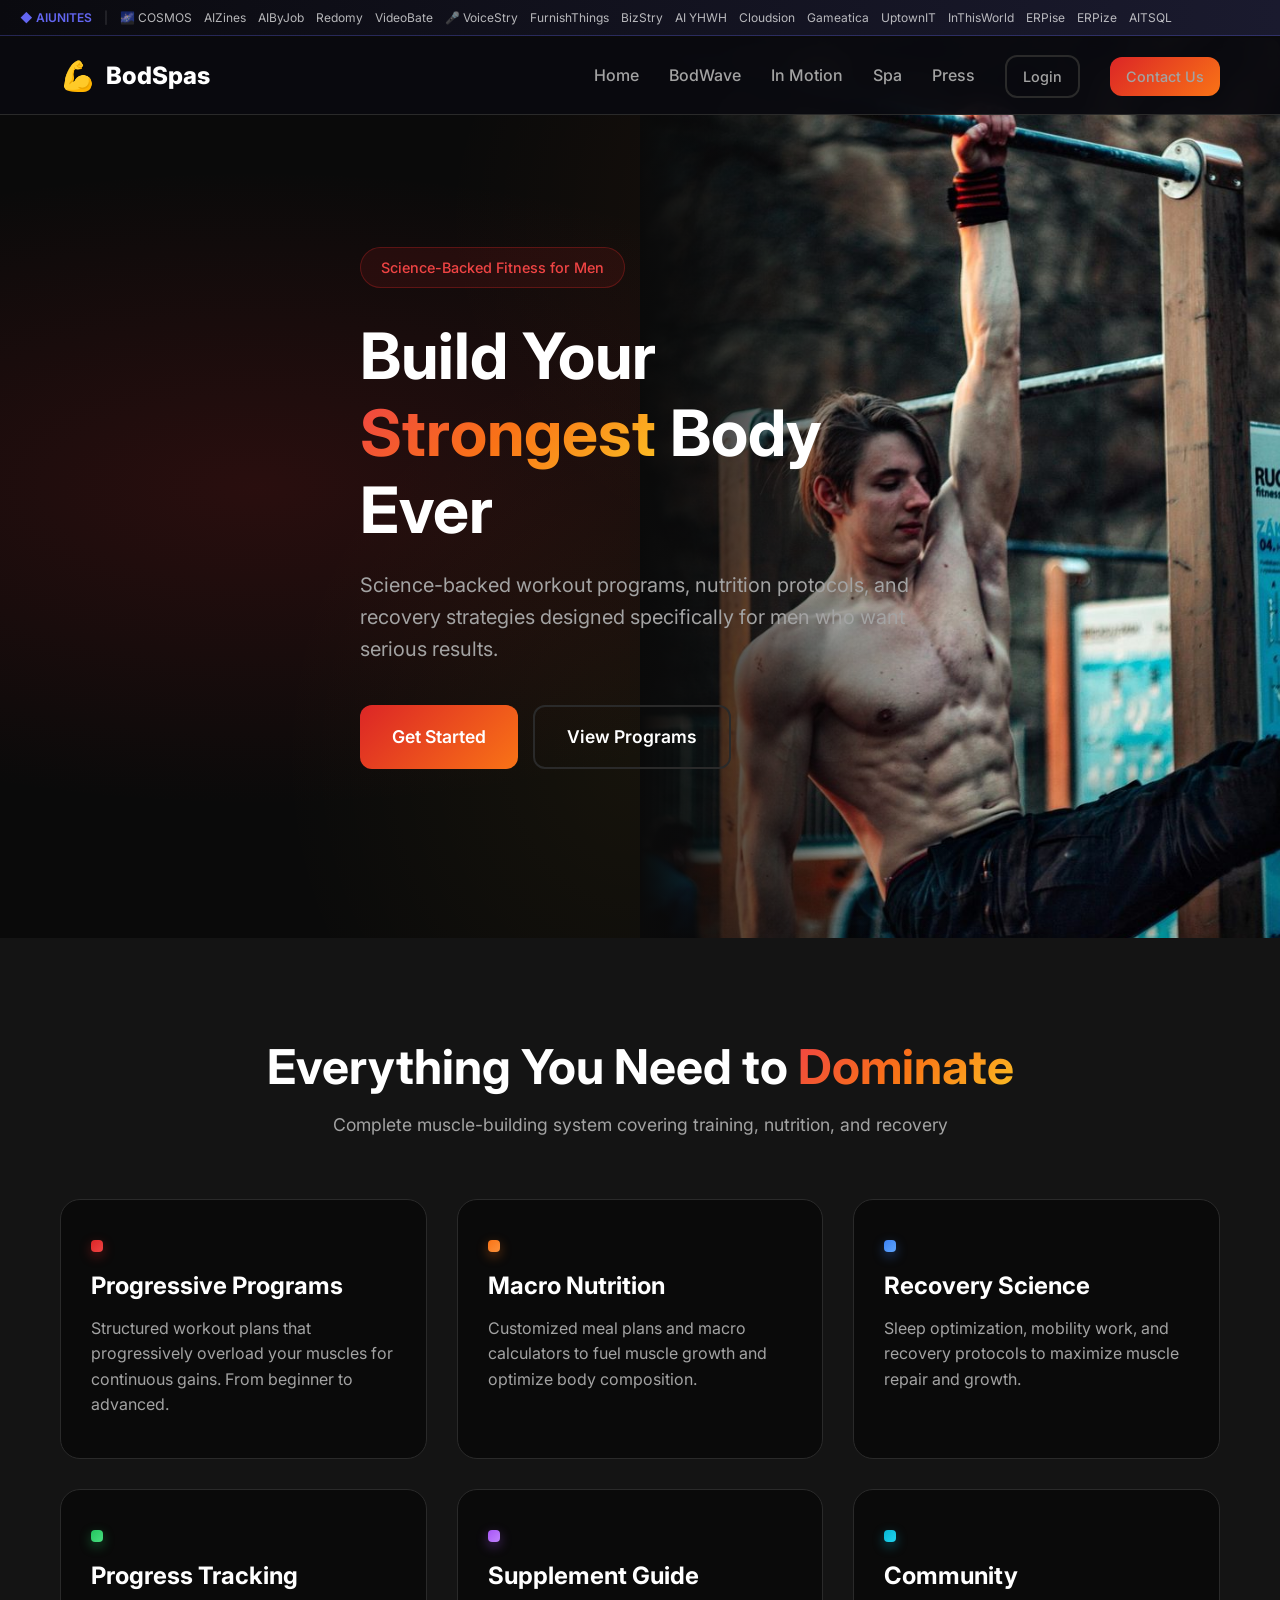
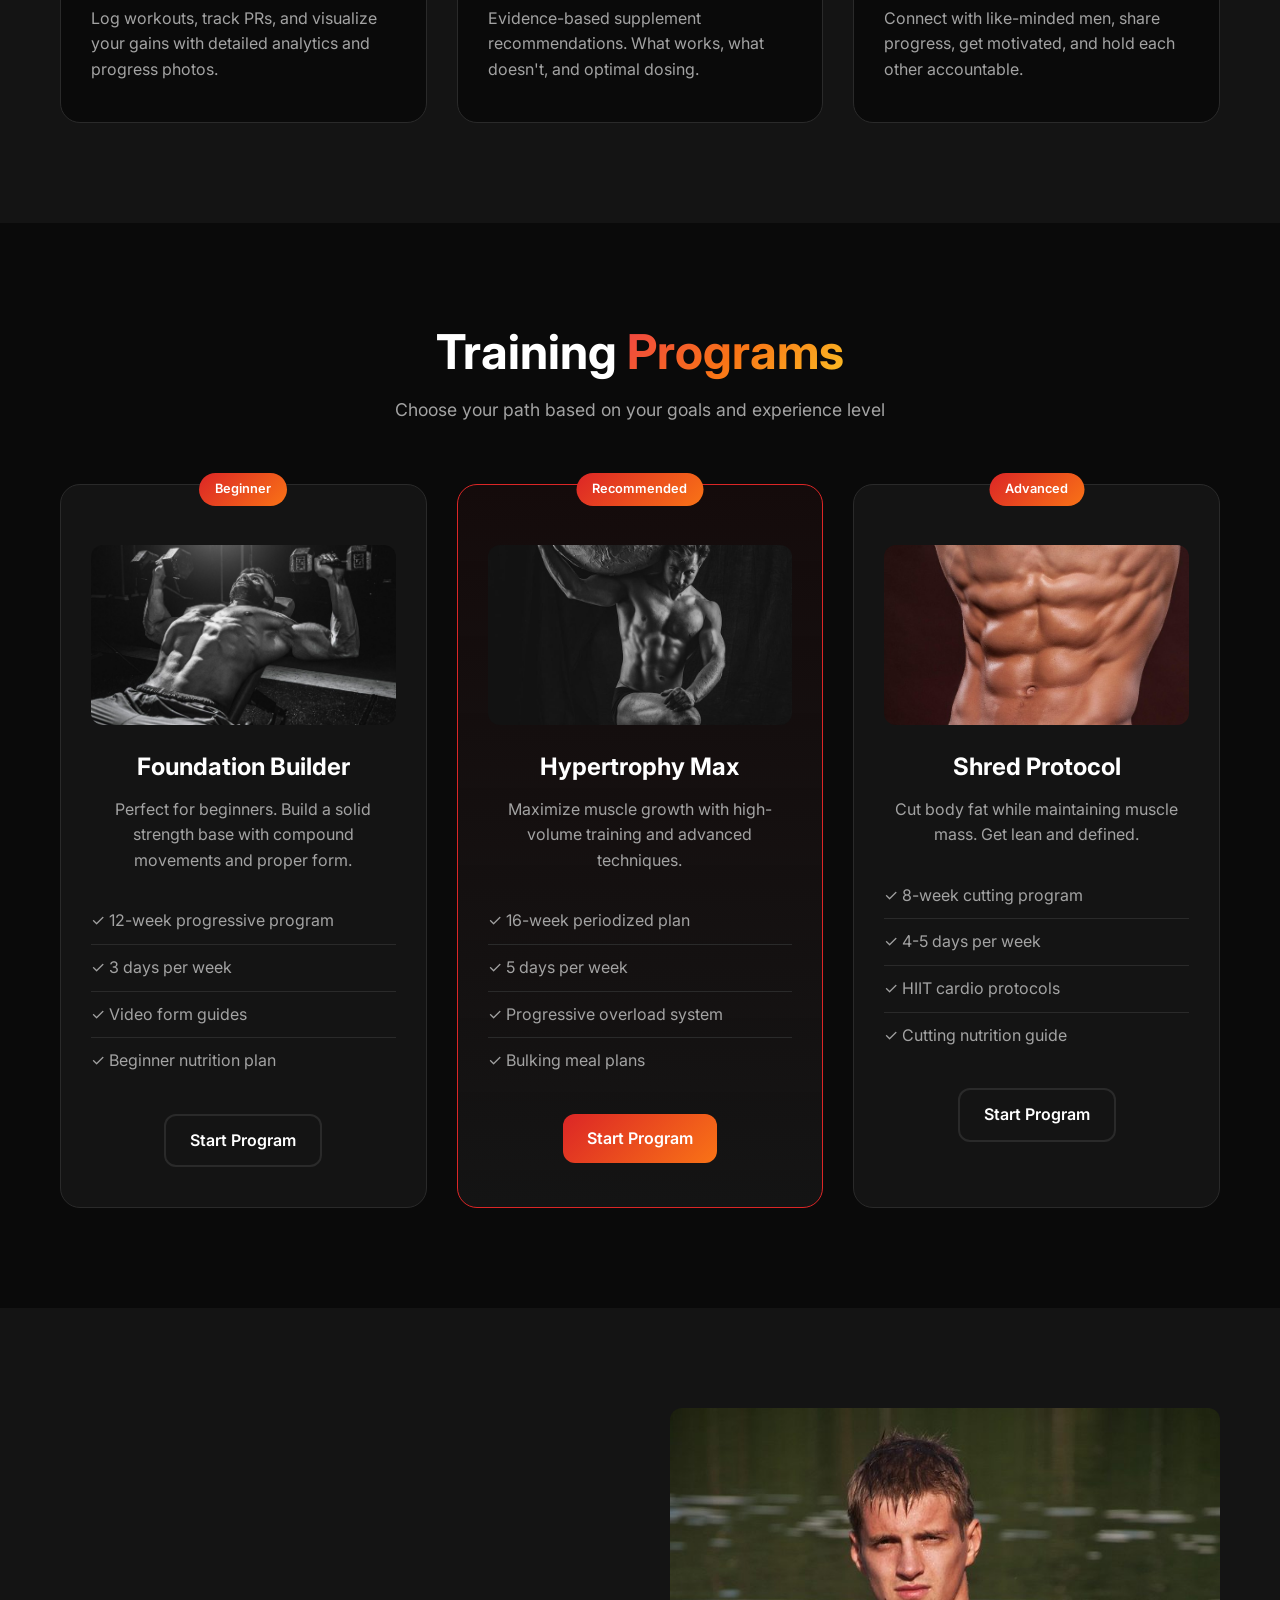
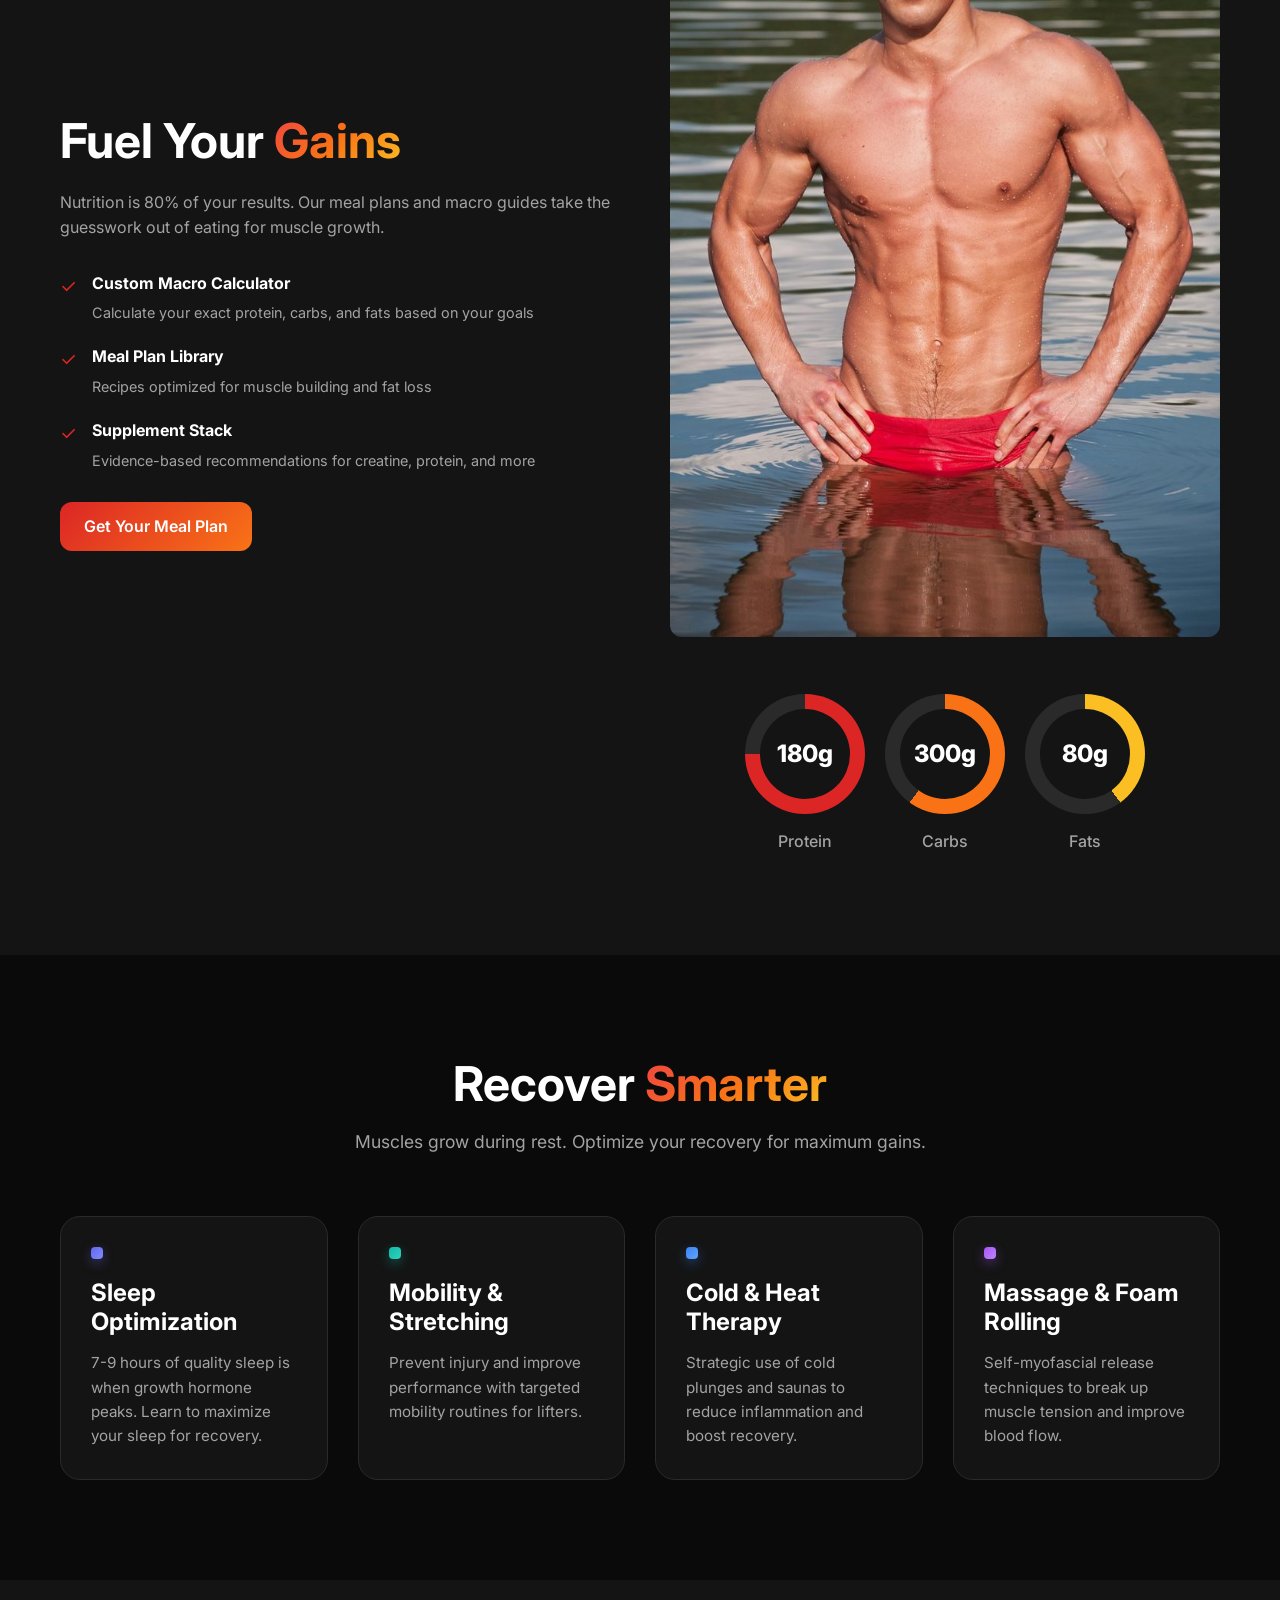
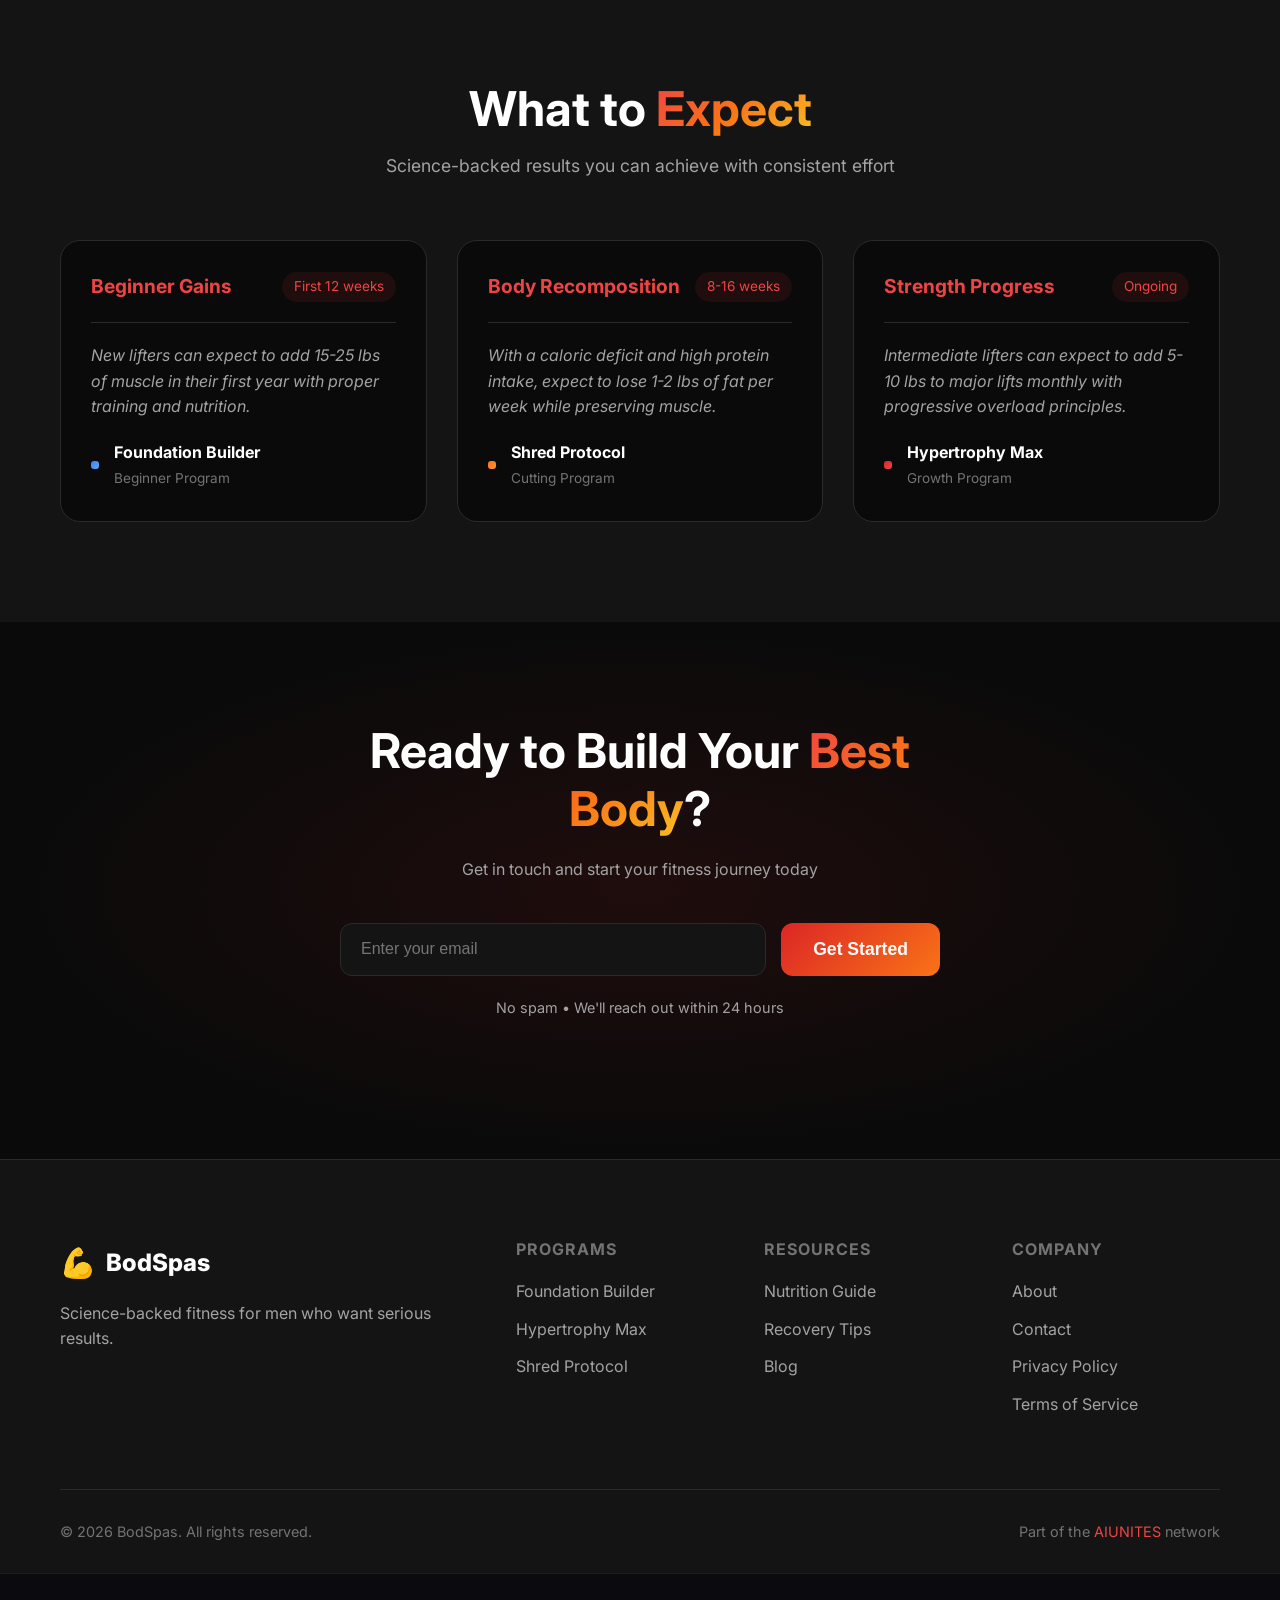
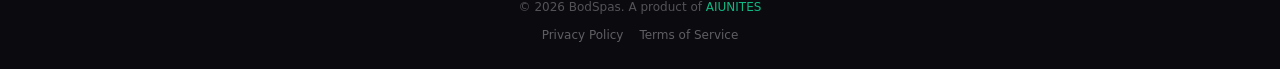
<file: index.html>
﻿<!DOCTYPE html>
<html lang="en">
<head>
  <meta charset="UTF-8">
  
  <!-- Google Analytics 4 -->
  <script async src="https://www.googletagmanager.com/gtag/js?id=G-VP15KRLV6P"></script>
  <script>
    window.dataLayer = window.dataLayer || [];
    function gtag(){dataLayer.push(arguments);}
    gtag('js', new Date());
    gtag('config', 'G-VP15KRLV6P');
  </script>

  <!-- Google AdSense -->
  <script async src="https://pagead2.googlesyndication.com/pagead/js/adsbygoogle.js?client=ca-pub-4573596965267859" crossorigin="anonymous"></script>
  
  <meta name="viewport" content="width=device-width, initial-scale=1.0">
  
  <!-- Primary Meta Tags -->
  <title>BodSpas - Men's Muscle Building & Fitness | Build Your Best Body</title>
  <meta name="title" content="BodSpas - Men's Muscle Building & Fitness">
  <meta name="description" content="Transform your physique with science-backed workout programs, nutrition guides, and recovery protocols. Build muscle, burn fat, and achieve your fitness goals.">
  <meta name="keywords" content="men's fitness, muscle building, bodybuilding, workout programs, strength training, nutrition, muscle gain, weight lifting, fitness tips, gym workouts">
  <meta name="author" content="BodSpas">
  <meta name="robots" content="index, follow">
  <link rel="canonical" href="https://bodspas.com/">
  
  <!-- Open Graph / Facebook -->
  <meta property="og:type" content="website">
  <meta property="og:url" content="https://bodspas.com/">
  <meta property="og:title" content="BodSpas - Men's Muscle Building & Fitness">
  <meta property="og:description" content="Transform your physique with science-backed workout programs, nutrition guides, and recovery protocols.">
  <meta property="og:image" content="https://bodspas.com/images/og-image.png">
  <meta property="og:image:width" content="1200">
  <meta property="og:image:height" content="630">
  <meta property="og:site_name" content="BodSpas">
  
  <!-- Twitter -->
  <meta name="twitter:card" content="summary_large_image">
  <meta name="twitter:url" content="https://bodspas.com/">
  <meta name="twitter:title" content="BodSpas - Men's Muscle Building & Fitness">
  <meta name="twitter:description" content="Transform your physique with science-backed workout programs and nutrition guides.">
  <meta name="twitter:image" content="https://bodspas.com/images/og-image.png">
  
  <!-- Additional SEO -->
  <meta name="theme-color" content="#dc2626">

  <!-- Structured Data (JSON-LD) -->
  <script type="application/ld+json">
  {
    "@context": "https://schema.org",
    "@type": "WebSite",
    "name": "BodSpas",
    "url": "https://bodspas.com/",
    "description": "Men's muscle building and fitness platform with science-backed workout programs, nutrition guides, and recovery protocols.",
    "author": { "@type": "Organization", "name": "AIUNITES" }
  }
  </script>
  <link rel="icon" href="data:image/svg+xml,<svg xmlns='http://www.w3.org/2000/svg' viewBox='0 0 100 100'><text y='.9em' font-size='90'>💪</text></svg>">
  
  <!-- Fonts -->
  <link rel="preconnect" href="https://fonts.googleapis.com">
  <link href="https://fonts.googleapis.com/css2?family=Inter:wght@400;500;600;700;800;900&display=swap" rel="stylesheet">
  
  <link rel="stylesheet" href="css/style.css">
</head>
<body>
  <!-- AIUNITES Webring -->
  <style>.aiunites-bar{position:fixed;top:0;left:0;right:0;z-index:1100;background:linear-gradient(90deg,#0a0a0f,#1a1a2e);border-bottom:1px solid rgba(99,102,241,.3);padding:8px 0;font-size:12px}.aiunites-bar-content{max-width:1400px;margin:0 auto;padding:0 20px;display:flex;align-items:center;gap:12px;overflow-x:auto;scrollbar-width:none}.aiunites-bar-content::-webkit-scrollbar{display:none}.aiunites-bar a{color:rgba(255,255,255,.7);text-decoration:none;white-space:nowrap;transition:color .2s}.aiunites-bar a:hover{color:#fff}.aiunites-bar-brand{color:#6366f1!important;font-weight:600}.aiunites-bar-brand:hover{color:#818cf8!important}.aiunites-bar-active{color:#fff!important;text-decoration:underline;text-underline-offset:3px}.aiunites-bar-divider{color:rgba(255,255,255,.2)}.wb-arrow{display:none;position:fixed;top:0;width:36px;height:33px;align-items:center;justify-content:center;cursor:pointer;z-index:1102;border:none;padding:0;font-size:16px;line-height:1;color:rgba(255,255,255,.8);transition:color .2s,opacity .2s}.wb-arrow:hover{color:#fff}.wb-left{left:0;background:linear-gradient(90deg,#0d0d1a 55%,transparent)}.wb-right{right:0;background:linear-gradient(270deg,#0d0d1a 55%,transparent)}@media (hover:hover) and (pointer:fine){.wb-arrow{display:flex}}body{padding-top:38px!important}.nav,.site-nav,.main-nav,.landing-nav,.top-nav,nav[class*="nav"]{top:38px!important}</style>
<button class="wb-arrow wb-left" id="wb-left" aria-label="Scroll webring left">&#8249;</button>
<div class="aiunites-bar"><div class="aiunites-bar-content" id="wb-content"><a href="https://aiunites.github.io/aiunites-site/" class="aiunites-bar-brand">&#9670; AIUNITES</a><span class="aiunites-bar-divider">|</span></div></div>
<button class="wb-arrow wb-right" id="wb-right" aria-label="Scroll webring right">&#8250;</button>
<script>(function(){var IS_LOCAL=location.protocol==='file:'||location.hostname==='localhost'||location.hostname==='127.0.0.1';var BASE=IS_LOCAL?'/':'https://aiunites.github.io/';var JSON_URL=IS_LOCAL?'/aiunites-site/data/webring.json':'https://aiunites.github.io/aiunites-site/data/webring.json';var c=document.getElementById('wb-content'),l=document.getElementById('wb-left'),r=document.getElementById('wb-right');function buildBar(sites){sites.forEach(function(s){var a=document.createElement('a');a.href=(IS_LOCAL?BASE+s.repo+'/index.html':BASE+s.repo+'/');a.textContent=s.name;if(location.pathname.indexOf(s.repo)!==-1)a.className='aiunites-bar-active';c.appendChild(a);});setupArrows();}function setupArrows(){if(!c||!l||!r)return;function upd(){var atL=c.scrollLeft<8,atR=c.scrollLeft>=c.scrollWidth-c.clientWidth-8;l.style.opacity=atL?'0':'1';l.style.pointerEvents=atL?'none':'auto';r.style.opacity=atR?'0':'1';r.style.pointerEvents=atR?'none':'auto';}l.onclick=function(){c.scrollBy({left:-220,behavior:'smooth'});};r.onclick=function(){c.scrollBy({left:220,behavior:'smooth'});};c.addEventListener('scroll',upd,{passive:true});upd();}var FB=[{name:'\uD83C\uDF0C COSMOS',repo:'cosmostheopera-site'},{name:'AIZines',repo:'aizines-app'},{name:'AIByJob',repo:'aibyjob-demo'},{name:'Redomy',repo:'redomy-demo'},{name:'VideoBate',repo:'videobate-site'},{name:'\uD83C\uDFA4 VoiceStry',repo:'voicestry-site'},{name:'FurnishThings',repo:'furnishthings-site'},{name:'BizStry',repo:'bizstry-site'},{name:'AI YHWH',repo:'aiyhwh-site'},{name:'Cloudsion',repo:'cloudsion-site'},{name:'Gameatica',repo:'gameatica-site'},{name:'UptownIT',repo:'uptownit-site'},{name:'InThisWorld',repo:'inthisworld-site'},{name:'ERPise',repo:'erpise-site'},{name:'ERPize',repo:'erpize-site'},{name:'AITSQL',repo:'aitsql-site'}];fetch(JSON_URL).then(function(r){return r.json();}).then(buildBar).catch(function(){buildBar(FB);});})()</script>

  <!-- Navigation -->
  <nav class="navbar">
    <div class="container nav-container">
      <a href="index.html" class="logo">
        <span class="logo-icon">💪</span>
        <span class="logo-text">BodSpas</span>
      </a>
      <div class="nav-links" id="navLinks">
        <a href="index.html">Home</a>
        <a href="bodwave.html">BodWave</a>
        <a href="bodwave-avatar.html">In Motion</a>
        <a href="spa.html">Spa</a>
        <a href="press.html">Press</a>
        <span id="navAuth"></span>
        <a href="#start" class="btn btn-primary btn-sm">Contact Us</a>
      </div>
      <button class="mobile-toggle" id="mobileToggle" aria-label="Toggle menu">
        <span></span>
        <span></span>
        <span></span>
      </button>
    </div>
  </nav>

  <!-- Hero Section -->
  <section class="hero">
    <div class="hero-bg"></div>
    <!-- Hero Image -->
    <div class="hero-image">
      <img src="images/sport-6820867_1280.jpg" alt="Man lifting weights in gym">
    </div>
    <div class="container hero-content">
      <div class="hero-badge">Science-Backed Fitness for Men</div>
      <h1>Build Your <span class="gradient-text">Strongest</span> Body Ever</h1>
      <p class="hero-subtitle">Science-backed workout programs, nutrition protocols, and recovery strategies designed specifically for men who want serious results.</p>
      <div class="hero-cta">
        <a href="#start" class="btn btn-primary btn-lg">Get Started</a>
        <a href="#programs" class="btn btn-outline btn-lg">View Programs</a>
      </div>
    </div>
  </section>

  <!-- Features Section -->
  <section class="features" id="features">
    <div class="container">
      <div class="section-header">
        <h2>Everything You Need to <span class="gradient-text">Dominate</span></h2>
        <p>Complete muscle-building system covering training, nutrition, and recovery</p>
      </div>
      <div class="features-grid">
        <div class="feature-card">
          <div class="feature-accent red"></div>
          <h3>Progressive Programs</h3>
          <p>Structured workout plans that progressively overload your muscles for continuous gains. From beginner to advanced.</p>
        </div>
        <div class="feature-card">
          <div class="feature-accent orange"></div>
          <h3>Macro Nutrition</h3>
          <p>Customized meal plans and macro calculators to fuel muscle growth and optimize body composition.</p>
        </div>
        <div class="feature-card">
          <div class="feature-accent blue"></div>
          <h3>Recovery Science</h3>
          <p>Sleep optimization, mobility work, and recovery protocols to maximize muscle repair and growth.</p>
        </div>
        <div class="feature-card">
          <div class="feature-accent green"></div>
          <h3>Progress Tracking</h3>
          <p>Log workouts, track PRs, and visualize your gains with detailed analytics and progress photos.</p>
        </div>
        <div class="feature-card">
          <div class="feature-accent purple"></div>
          <h3>Supplement Guide</h3>
          <p>Evidence-based supplement recommendations. What works, what doesn't, and optimal dosing.</p>
        </div>
        <div class="feature-card">
          <div class="feature-accent cyan"></div>
          <h3>Community</h3>
          <p>Connect with like-minded men, share progress, get motivated, and hold each other accountable.</p>
        </div>
      </div>
    </div>
  </section>

  <!-- Programs Section -->
  <section class="programs" id="programs">
    <div class="container">
      <div class="section-header">
        <h2>Training <span class="gradient-text">Programs</span></h2>
        <p>Choose your path based on your goals and experience level</p>
      </div>
      <div class="programs-grid">
        <div class="program-card">
          <div class="program-badge">Beginner</div>
          <!-- Program Image -->
          <div class="program-image">
            <img src="images/man-5883500_1280.jpg" alt="Beginner doing compound lifts">
          </div>
          <h3>Foundation Builder</h3>
          <p>Perfect for beginners. Build a solid strength base with compound movements and proper form.</p>
          <ul class="program-features">
            <li>✓ 12-week progressive program</li>
            <li>✓ 3 days per week</li>
            <li>✓ Video form guides</li>
            <li>✓ Beginner nutrition plan</li>
          </ul>
          <a href="#start" class="btn btn-outline">Start Program</a>
        </div>
        <div class="program-card featured">
          <div class="program-badge">Recommended</div>
          <!-- Program Image -->
          <div class="program-image">
            <img src="images/muscles-7877929_1280.jpg" alt="Muscular man building muscle">
          </div>
          <h3>Hypertrophy Max</h3>
          <p>Maximize muscle growth with high-volume training and advanced techniques.</p>
          <ul class="program-features">
            <li>✓ 16-week periodized plan</li>
            <li>✓ 5 days per week</li>
            <li>✓ Progressive overload system</li>
            <li>✓ Bulking meal plans</li>
          </ul>
          <a href="#start" class="btn btn-primary">Start Program</a>
        </div>
        <div class="program-card">
          <div class="program-badge">Advanced</div>
          <!-- Program Image -->
          <div class="program-image">
            <img src="images/abs-6349095_1280.jpg" alt="Lean defined physique">
          </div>
          <h3>Shred Protocol</h3>
          <p>Cut body fat while maintaining muscle mass. Get lean and defined.</p>
          <ul class="program-features">
            <li>✓ 8-week cutting program</li>
            <li>✓ 4-5 days per week</li>
            <li>✓ HIIT cardio protocols</li>
            <li>✓ Cutting nutrition guide</li>
          </ul>
          <a href="#start" class="btn btn-outline">Start Program</a>
        </div>
      </div>
    </div>
  </section>

  <!-- Nutrition Section -->
  <section class="nutrition" id="nutrition">
    <div class="container">
      <div class="nutrition-content">
        <div class="nutrition-text">
          <h2>Fuel Your <span class="gradient-text">Gains</span></h2>
          <p>Nutrition is 80% of your results. Our meal plans and macro guides take the guesswork out of eating for muscle growth.</p>
          <ul class="nutrition-list">
            <li>
              <span class="check">✓</span>
              <div>
                <strong>Custom Macro Calculator</strong>
                <p>Calculate your exact protein, carbs, and fats based on your goals</p>
              </div>
            </li>
            <li>
              <span class="check">✓</span>
              <div>
                <strong>Meal Plan Library</strong>
                <p>Recipes optimized for muscle building and fat loss</p>
              </div>
            </li>
            <li>
              <span class="check">✓</span>
              <div>
                <strong>Supplement Stack</strong>
                <p>Evidence-based recommendations for creatine, protein, and more</p>
              </div>
            </li>
          </ul>
          <a href="#start" class="btn btn-primary">Get Your Meal Plan</a>
        </div>
        <div class="nutrition-visual">
          <!-- Nutrition Image -->
          <div class="nutrition-image">
            <img src="images/athlete-6232790_1280.jpg" alt="Fit athlete">
          </div>
          <div class="macro-cards">
          <div class="macro-card">
            <div class="macro-ring protein">
              <span>180g</span>
            </div>
            <div class="macro-label">Protein</div>
          </div>
          <div class="macro-card">
            <div class="macro-ring carbs">
              <span>300g</span>
            </div>
            <div class="macro-label">Carbs</div>
          </div>
          <div class="macro-card">
            <div class="macro-ring fats">
              <span>80g</span>
            </div>
            <div class="macro-label">Fats</div>
          </div>
          </div>
        </div>
      </div>
    </div>
  </section>

  <!-- Recovery Section -->
  <section class="recovery" id="recovery">
    <div class="container">
      <div class="section-header">
        <h2>Recover <span class="gradient-text">Smarter</span></h2>
        <p>Muscles grow during rest. Optimize your recovery for maximum gains.</p>
      </div>
      <div class="recovery-grid">
        <div class="recovery-card">
          <div class="feature-accent indigo"></div>
          <h3>Sleep Optimization</h3>
          <p>7-9 hours of quality sleep is when growth hormone peaks. Learn to maximize your sleep for recovery.</p>
        </div>
        <div class="recovery-card">
          <div class="feature-accent teal"></div>
          <h3>Mobility & Stretching</h3>
          <p>Prevent injury and improve performance with targeted mobility routines for lifters.</p>
        </div>
        <div class="recovery-card">
          <div class="feature-accent blue"></div>
          <h3>Cold & Heat Therapy</h3>
          <p>Strategic use of cold plunges and saunas to reduce inflammation and boost recovery.</p>
        </div>
        <div class="recovery-card">
          <div class="feature-accent purple"></div>
          <h3>Massage & Foam Rolling</h3>
          <p>Self-myofascial release techniques to break up muscle tension and improve blood flow.</p>
        </div>
      </div>
    </div>
  </section>

  <!-- What to Expect Section -->
  <section class="results" id="results">
    <div class="container">
      <div class="section-header">
        <h2>What to <span class="gradient-text">Expect</span></h2>
        <p>Science-backed results you can achieve with consistent effort</p>
      </div>
      <div class="results-grid">
        <div class="result-card">
          <div class="result-stats">
            <div class="result-stat">
              <span class="after">Beginner Gains</span>
            </div>
            <span class="timeframe">First 12 weeks</span>
          </div>
          <blockquote>New lifters can expect to add 15-25 lbs of muscle in their first year with proper training and nutrition.</blockquote>
          <div class="result-author">
            <div class="author-accent blue"></div>
            <div>
              <strong>Foundation Builder</strong>
              <span>Beginner Program</span>
            </div>
          </div>
        </div>
        <div class="result-card">
          <div class="result-stats">
            <div class="result-stat">
              <span class="after">Body Recomposition</span>
            </div>
            <span class="timeframe">8-16 weeks</span>
          </div>
          <blockquote>With a caloric deficit and high protein intake, expect to lose 1-2 lbs of fat per week while preserving muscle.</blockquote>
          <div class="result-author">
            <div class="author-accent orange"></div>
            <div>
              <strong>Shred Protocol</strong>
              <span>Cutting Program</span>
            </div>
          </div>
        </div>
        <div class="result-card">
          <div class="result-stats">
            <div class="result-stat">
              <span class="after">Strength Progress</span>
            </div>
            <span class="timeframe">Ongoing</span>
          </div>
          <blockquote>Intermediate lifters can expect to add 5-10 lbs to major lifts monthly with progressive overload principles.</blockquote>
          <div class="result-author">
            <div class="author-accent red"></div>
            <div>
              <strong>Hypertrophy Max</strong>
              <span>Growth Program</span>
            </div>
          </div>
        </div>
      </div>
    </div>
  </section>

  <!-- CTA Section -->
  <section class="cta" id="start">
    <div class="container">
      <div class="cta-content">
        <h2>Ready to Build Your <span class="gradient-text">Best Body</span>?</h2>
        <p>Get in touch and start your fitness journey today</p>
        <form class="cta-form" id="signupForm">
          <input type="email" placeholder="Enter your email" required>
          <button type="submit" class="btn btn-primary btn-lg">Get Started</button>
        </form>
        <p class="cta-note">No spam • We'll reach out within 24 hours</p>
      </div>
    </div>
  </section>

  <!-- Footer -->
  <footer class="footer">
    <div class="container">
      <div class="footer-grid">
        <div class="footer-brand">
          <a href="index.html" class="logo">
            <span class="logo-icon">💪</span>
            <span class="logo-text">BodSpas</span>
          </a>
          <p>Science-backed fitness for men who want serious results.</p>
        </div>
        <div class="footer-links">
          <h4>Programs</h4>
          <a href="#programs">Foundation Builder</a>
          <a href="#programs">Hypertrophy Max</a>
          <a href="#programs">Shred Protocol</a>
        </div>
        <div class="footer-links">
          <h4>Resources</h4>
          <a href="#nutrition">Nutrition Guide</a>
          <a href="#recovery">Recovery Tips</a>
          <a href="#">Blog</a>
        </div>
        <div class="footer-links">
          <h4>Company</h4>
          <a href="#">About</a>
          <a href="#">Contact</a>
          <a href="#">Privacy Policy</a>
          <a href="#">Terms of Service</a>
        </div>
      </div>
      <div class="footer-bottom">
        <p>&copy; 2026 BodSpas. All rights reserved.</p>
        <p>Part of the <a href="https://aiunites.github.io/aiunites-site/" target="_blank">AIUNITES</a> network</p>
      </div>
    </div>
  </footer>

  <style>
    .nav-user{display:flex;align-items:center;gap:8px;cursor:pointer;position:relative}
    .nav-avatar{width:32px;height:32px;border-radius:50%;background:linear-gradient(135deg,#dc2626,#f97316);display:flex;align-items:center;justify-content:center;font-weight:800;font-size:.8rem;color:#fff;flex-shrink:0}
    .nav-username{font-size:.85rem;font-weight:600;color:rgba(255,255,255,.7)}
    .nav-dropdown{position:absolute;top:42px;right:0;background:#1f1f1f;border:1px solid #2a2a2a;border-radius:10px;padding:6px;min-width:180px;display:none;z-index:200;box-shadow:0 10px 30px rgba(0,0,0,.5)}
    .nav-dropdown.show{display:block}
    .nav-dropdown a,.nav-dropdown button{display:block;width:100%;padding:9px 14px;background:none;border:none;color:rgba(255,255,255,.65);font-family:inherit;font-size:.85rem;text-align:left;text-decoration:none;border-radius:6px;cursor:pointer;transition:all .2s;box-sizing:border-box}
    .nav-dropdown a:hover,.nav-dropdown button:hover{background:#141414;color:#fff}
    .nav-dropdown .drop-divider{height:1px;background:#2a2a2a;margin:4px 0}
  </style>
  <script>
    // ── Auth nav ────────────────────────────────────────────────────
    function esc(s){const d=document.createElement('div');d.textContent=s||'';return d.innerHTML;}
    function getLoggedInUser(){
      try{
        const sess=JSON.parse(localStorage.getItem('bodspas_mnn_session'));
        if(sess&&sess.username){
          const users=JSON.parse(localStorage.getItem('bodspas_mnn_users')||'[]');
          const u=users.find(x=>x.username===sess.username);
          if(u&&!u.isDemo)return{name:u.name,initial:u.name[0].toUpperCase()};
        }
      }catch(e){}
      return null;
    }
    function renderNav(){
      const el=document.getElementById('navAuth');
      if(!el)return;
      const user=getLoggedInUser();
      if(user){
        el.innerHTML=`<div class="nav-user" id="navUserWrap" onclick="document.getElementById('navDrop').classList.toggle('show')">
          <span class="nav-username">${esc(user.name)}</span>
          <div class="nav-avatar">${user.initial}</div>
          <div class="nav-dropdown" id="navDrop">
            <a href="log.html">🏋️ Workout Log</a>
            <button onclick="doLogout()">🚪 Log Out</button>
          </div>
        </div>`;
      }else{
        el.innerHTML='<a href="log.html" class="btn btn-outline btn-sm">Login</a>';
      }
    }
    function doLogout(){
      localStorage.removeItem('bodspas_mnn_session');
      renderNav();
    }
    document.addEventListener('click',e=>{
      if(!e.target.closest('#navUserWrap')){const d=document.getElementById('navDrop');if(d)d.classList.remove('show');}
    });
    renderNav();

    // Mobile menu toggle
    const mobileToggle = document.getElementById('mobileToggle');
    const navLinks = document.getElementById('navLinks');
    
    mobileToggle.addEventListener('click', () => {
      navLinks.classList.toggle('active');
      mobileToggle.classList.toggle('active');
    });

    // Smooth scroll for anchor links
    document.querySelectorAll('a[href^="#"]').forEach(anchor => {
      anchor.addEventListener('click', function(e) {
        e.preventDefault();
        const target = document.querySelector(this.getAttribute('href'));
        if (target) {
          target.scrollIntoView({ behavior: 'smooth', block: 'start' });
          // Close mobile menu if open
          navLinks.classList.remove('active');
          mobileToggle.classList.remove('active');
        }
      });
    });

    // Form submission
    document.getElementById('signupForm').addEventListener('submit', function(e) {
      e.preventDefault();
      const email = this.querySelector('input[type="email"]').value;
      alert('Thanks! We\'ll be in touch at: ' + email);
      this.reset();
    });
  </script>
  <footer style="background:#0a0a0f;border-top:1px solid rgba(16,185,129,0.15);padding:24px 16px;text-align:center;font-family:system-ui,sans-serif;">
    <p style="color:rgba(255,255,255,.3);font-size:12px;margin:0 0 8px;">&copy; 2026 BodSpas. A product of <a href="https://aiunites.github.io/aiunites-site" style="color:#10b981;text-decoration:none;">AIUNITES</a></p>
    <div style="display:flex;gap:16px;justify-content:center;font-size:12px;"><a href="https://aiunites.github.io/aiunites-site/legal.html#privacy" style="color:rgba(255,255,255,.35);text-decoration:none;">Privacy Policy</a><a href="https://aiunites.github.io/aiunites-site/legal.html#terms" style="color:rgba(255,255,255,.35);text-decoration:none;">Terms of Service</a></div>
  </footer>
</body>
</html>
</file>
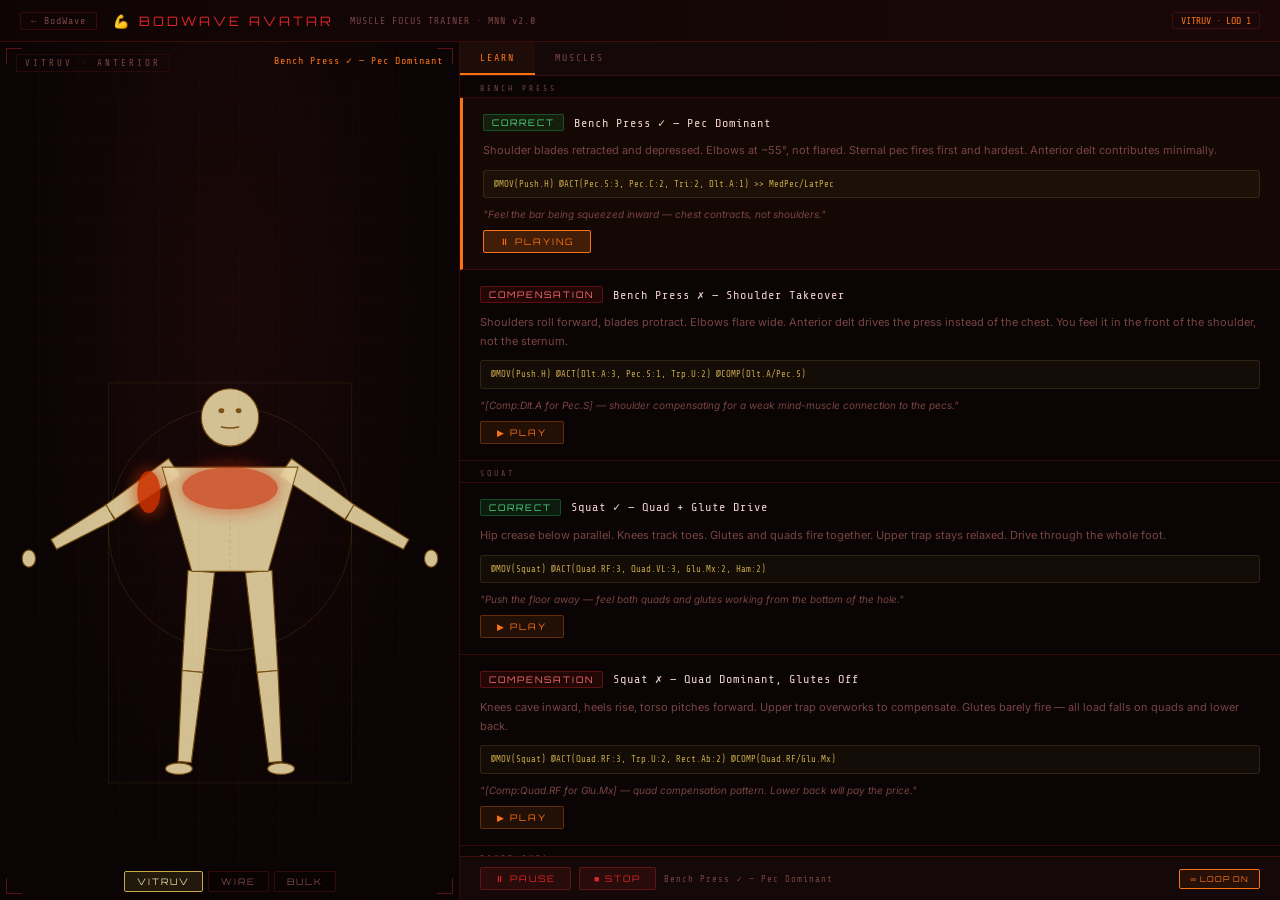
<file: bodwave-avatar.html>
﻿<!DOCTYPE html>
<html lang="en">
<head>
<meta charset="UTF-8">
<meta name="viewport" content="width=device-width, initial-scale=1.0">
<title>BodWave Avatar — Muscle Focus Trainer | BodSpas</title>
<meta name="description" content="See exactly which muscles fire during each exercise. BodWave Avatar shows correct vs. compensation muscle activation patterns using MNN notation.">
<link rel="icon" href="data:image/svg+xml,<svg xmlns='http://www.w3.org/2000/svg' viewBox='0 0 100 100'><text y='.9em' font-size='90'>💪</text></svg>">
<link rel="preconnect" href="https://fonts.googleapis.com">
<link href="https://fonts.googleapis.com/css2?family=Share+Tech+Mono&family=Orbitron:wght@400;700&family=Inter:wght@400;500;600;700&display=swap" rel="stylesheet">
<style>
  :root {
    --bg:#0a0404; --panel:#140808; --card:#1c0c0c;
    --border:rgba(220,38,38,0.2); --red:#dc2626; --red-dim:#b91c1c;
    --red-faint:#2a0808; --orange:#f97316; --orange-dim:#ea580c;
    --green:#22c55e; --text:#f1d0d0; --text-dim:#7a4444;
    --gold:#c8a84b; --gold-light:#e8d5a3; --gold-dark:#7a5010;
    --font-mono:'Share Tech Mono','Courier New',monospace;
    --font-head:'Orbitron',sans-serif;
    --font-body:'Inter',system-ui,sans-serif;
  }
  *{margin:0;padding:0;box-sizing:border-box;}
  body{background:var(--bg);color:var(--text);font-family:var(--font-mono);height:100vh;overflow:hidden;user-select:none;}

  /* ── MOBILE ── */
  @media (max-width:768px){
    body{overflow:hidden;}
    .header{height:38px;padding:6px 12px;gap:10px;}
    .header-sub,.header-version{display:none;}
    .main{flex-direction:column;height:calc(100vh - 38px);}
    .avatar-panel{flex:0 0 auto;height:52vw;min-height:180px;max-height:260px;border-right:none;border-bottom:1px solid var(--border);width:100%;}
    #avatar-svg{width:100%;height:100%;max-height:250px;}
    .style-selector{bottom:3px;}
    .style-btn{font-size:8px;padding:3px 7px;}
    .control-panel{flex:1;min-height:0;}
    .tabs{overflow-x:auto;}
    .tabs::-webkit-scrollbar{display:none;}
    .tab{padding:8px 10px;font-size:9px;white-space:nowrap;}
    .tab-content{overflow-y:auto;}
    .learn-card{padding:12px;}
    .learn-desc{font-size:11px;}
    .anim-grid{grid-template-columns:1fr 1fr;}
  }

  .header{display:flex;align-items:center;gap:16px;padding:8px 20px;background:linear-gradient(90deg,#0f0404,#1a0808);border-bottom:1px solid var(--border);height:42px;flex-shrink:0;}
  .header-back{font-size:10px;color:var(--text-dim);letter-spacing:1px;text-decoration:none;border:1px solid var(--border);padding:2px 10px;border-radius:2px;transition:all 0.15s;white-space:nowrap;}
  .header-back:hover{color:var(--red);border-color:var(--red);}
  .header-logo{font-family:var(--font-head);font-size:13px;color:var(--red);letter-spacing:3px;}
  .header-sub{font-size:10px;color:var(--text-dim);letter-spacing:1px;}
  .header-version{margin-left:auto;font-size:10px;color:var(--orange);border:1px solid var(--border);padding:2px 8px;border-radius:2px;}

  .main{display:flex;height:calc(100vh - 42px);}

  /* ── AVATAR PANEL ── */
  .avatar-panel{flex:0 0 460px;background:radial-gradient(ellipse at 50% 30%,#1a0808 0%,#0a0404 70%);border-right:1px solid var(--border);position:relative;display:flex;flex-direction:column;align-items:center;justify-content:center;overflow:hidden;}
  .avatar-panel::before{content:'';position:absolute;inset:0;background:repeating-linear-gradient(0deg,transparent,transparent 39px,rgba(220,38,38,0.03) 39px,rgba(220,38,38,0.03) 40px),repeating-linear-gradient(90deg,transparent,transparent 39px,rgba(220,38,38,0.03) 39px,rgba(220,38,38,0.03) 40px);pointer-events:none;}
  .view-tag{position:absolute;top:12px;left:16px;font-size:9px;color:var(--text-dim);letter-spacing:3px;border:1px solid var(--red-faint);padding:3px 8px;}
  .anim-label-display{position:absolute;top:12px;right:16px;font-size:10px;color:var(--orange);letter-spacing:1px;max-width:180px;text-align:right;line-height:1.3;}
  .corner-tl,.corner-tr,.corner-bl,.corner-br{position:absolute;width:16px;height:16px;border-color:var(--red);border-style:solid;opacity:0.4;}
  .corner-tl{top:6px;left:6px;border-width:1px 0 0 1px;}
  .corner-tr{top:6px;right:6px;border-width:1px 1px 0 0;}
  .corner-bl{bottom:6px;left:6px;border-width:0 0 1px 1px;}
  .corner-br{bottom:6px;right:6px;border-width:0 1px 1px 0;}
  #avatar-svg{width:440px;height:500px;overflow:visible;}

  .style-selector{position:absolute;bottom:8px;left:50%;transform:translateX(-50%);display:flex;gap:5px;z-index:10;}
  .style-btn{padding:4px 12px;font-size:9px;letter-spacing:2px;font-family:var(--font-head);background:rgba(10,4,4,0.9);border:1px solid rgba(220,38,38,0.2);color:var(--text-dim);cursor:pointer;transition:all 0.15s;border-radius:2px;}
  .style-btn:hover{color:var(--red);border-color:var(--red);}
  .style-btn.active{color:var(--gold-light);border-color:var(--gold);background:rgba(200,168,75,0.12);}

  /* ── CONTROL PANEL ── */
  .control-panel{flex:1;display:flex;flex-direction:column;overflow:hidden;}
  .tabs{display:flex;border-bottom:1px solid var(--border);background:var(--panel);flex-shrink:0;}
  .tab{padding:10px 20px;font-size:10px;letter-spacing:2px;color:var(--text-dim);cursor:pointer;border-bottom:2px solid transparent;transition:all 0.15s;}
  .tab:hover{color:var(--text);}
  .tab.active{color:var(--orange);border-bottom-color:var(--orange);background:rgba(249,115,22,0.04);}
  .tab-content{display:none;flex:1;overflow:hidden;flex-direction:column;}
  .tab-content.active{display:flex;}

  /* ── LEARN TAB ── */
  .learn-scroll{flex:1;overflow-y:auto;}
  .learn-card{padding:16px 20px;border-bottom:1px solid var(--border);}
  .learn-card.active-card{background:rgba(249,115,22,0.04);border-left:3px solid var(--orange);}
  .learn-card.comp-card{border-left:3px solid var(--red);}
  .learn-card-header{display:flex;align-items:center;gap:10px;margin-bottom:10px;}
  .learn-badge{font-size:9px;letter-spacing:2px;padding:2px 8px;border-radius:2px;font-family:var(--font-head);flex-shrink:0;}
  .badge-correct{background:rgba(34,197,94,0.12);color:#4ade80;border:1px solid rgba(34,197,94,0.3);}
  .badge-wrong{background:rgba(220,38,38,0.12);color:#f87171;border:1px solid rgba(220,38,38,0.3);}
  .badge-normal{background:rgba(249,115,22,0.1);color:var(--orange);border:1px solid rgba(249,115,22,0.25);}
  .learn-title{font-size:12px;color:var(--text);letter-spacing:1px;}
  .learn-desc{font-size:11px;color:var(--text-dim);line-height:1.7;margin-bottom:10px;font-family:var(--font-body);}
  .learn-mnn{font-size:9px;color:var(--gold);background:rgba(200,168,75,0.05);border:1px solid rgba(200,168,75,0.15);padding:6px 10px;border-radius:3px;line-height:1.6;margin-bottom:10px;}
  .learn-play-btn{padding:5px 16px;font-size:9px;letter-spacing:2px;font-family:var(--font-head);background:rgba(249,115,22,0.1);border:1px solid rgba(249,115,22,0.3);color:var(--orange);cursor:pointer;border-radius:2px;transition:all 0.15s;}
  .learn-play-btn:hover{background:rgba(249,115,22,0.2);}
  .learn-play-btn.playing{background:rgba(249,115,22,0.2);border-color:var(--orange);}
  .playback-bar{display:flex;align-items:center;gap:8px;padding:10px 20px;border-top:1px solid var(--border);background:var(--panel);flex-shrink:0;}
  .pb-btn{padding:5px 14px;font-size:9px;letter-spacing:2px;font-family:var(--font-head);background:rgba(220,38,38,0.1);border:1px solid rgba(220,38,38,0.3);color:var(--red);cursor:pointer;border-radius:2px;transition:all 0.15s;}
  .pb-btn:hover{background:rgba(220,38,38,0.2);}
  .pb-btn.active-pb{background:rgba(220,38,38,0.2);border-color:var(--red);}
  .pb-label{font-size:9px;color:var(--text-dim);letter-spacing:1px;flex:1;}
  .pb-loop{padding:4px 10px;font-size:8px;letter-spacing:1px;font-family:var(--font-head);background:transparent;border:1px solid var(--border);color:var(--text-dim);cursor:pointer;border-radius:2px;transition:all 0.15s;}
  .pb-loop.loop-on{color:var(--orange);border-color:var(--orange);background:rgba(249,115,22,0.08);}

  /* ── MUSCLES TAB ── */
  .muscle-scroll{flex:1;overflow-y:auto;padding:14px 18px;}
  .muscle-section-title{font-size:9px;letter-spacing:3px;color:var(--text-dim);margin-bottom:10px;margin-top:14px;}
  .muscle-section-title:first-child{margin-top:0;}
  .muscle-list{display:flex;flex-direction:column;gap:5px;margin-bottom:8px;}
  .muscle-row{display:flex;align-items:center;gap:8px;font-size:10px;}
  .muscle-sym{width:72px;color:var(--orange);font-size:9px;}
  .muscle-name-full{flex:1;color:var(--text-dim);font-size:9px;font-family:var(--font-body);}
  .muscle-bar-bg{width:80px;height:6px;background:var(--card);border:1px solid var(--border);flex-shrink:0;}
  .muscle-bar{height:100%;transition:width 0.3s;}
  .muscle-level{width:24px;text-align:right;font-size:9px;flex-shrink:0;}
  .muscle-level.l1{color:rgba(249,115,22,0.6);}
  .muscle-level.l2{color:var(--orange);}
  .muscle-level.l3{color:var(--red);text-shadow:0 0 4px var(--red);}
  .muscle-empty{color:var(--text-dim);font-size:10px;font-style:italic;}
  .muscles-footer{padding:12px 18px;border-top:1px solid var(--border);font-size:8px;color:var(--text-dim);letter-spacing:1px;line-height:1.6;}
</style>
<script async src="https://www.googletagmanager.com/gtag/js?id=G-VP15KRLV6P"></script><script>window.dataLayer=window.dataLayer||[];function gtag(){dataLayer.push(arguments);}gtag('js',new Date());gtag('config','G-VP15KRLV6P');</script><link rel="canonical" href="https://bodspas.com/bodwave-avatar.html"><meta property="og:image" content="https://bodspas.com/images/og-image.png"><meta property="og:image:width" content="1200"><meta property="og:image:height" content="630"><script type="application/ld+json">{"@context":"https://schema.org","@type":"WebSite","name":"BodSpas","description":"BodSpas provides muscle building and fitness training programs for men. Build your best body with progressive training, recovery techniques, and expert guidance.","url":"https://bodspas.com/"}</script></head>
<body>

<div class="header">
  <a href="bodwave.html" class="header-back">← BodWave</a>
  <div class="header-logo">💪 BODWAVE AVATAR</div>
  <div class="header-sub">MUSCLE FOCUS TRAINER · MNN v2.0</div>
  <div class="header-version">VITRUV · LOD 1</div>
</div>

<div class="main">

  <!-- AVATAR -->
  <div class="avatar-panel">
    <div class="corner-tl"></div><div class="corner-tr"></div>
    <div class="corner-bl"></div><div class="corner-br"></div>
    <div class="view-tag" id="view-tag">VITRUV · ANTERIOR</div>
    <div class="anim-label-display" id="anim-label-display"></div>
    <svg id="avatar-svg" viewBox="0 0 460 520" xmlns="http://www.w3.org/2000/svg">
      <defs>
        <filter id="glow" x="-50%" y="-50%" width="200%" height="200%">
          <feGaussianBlur stdDeviation="2.5" result="b"/>
          <feMerge><feMergeNode in="b"/><feMergeNode in="SourceGraphic"/></feMerge>
        </filter>
        <filter id="glow-sm" x="-50%" y="-50%" width="200%" height="200%">
          <feGaussianBlur stdDeviation="1.5" result="b"/>
          <feMerge><feMergeNode in="b"/><feMergeNode in="SourceGraphic"/></feMerge>
        </filter>
        <filter id="glow-muscle" x="-60%" y="-60%" width="220%" height="220%">
          <feGaussianBlur stdDeviation="9" result="b"/>
          <feMerge><feMergeNode in="b"/><feMergeNode in="SourceGraphic"/></feMerge>
        </filter>
      </defs>
      <g id="avatar-render"></g>
    </svg>
    <div class="style-selector">
      <button class="style-btn active" onclick="setStyle('vitruv',this)">VITRUV</button>
      <button class="style-btn" onclick="setStyle('wire',this)">WIRE</button>
      <button class="style-btn" onclick="setStyle('bulk',this)">BULK</button>
    </div>
  </div>

  <!-- CONTROLS -->
  <div class="control-panel">
    <div class="tabs">
      <div class="tab active" onclick="switchTab('learn')">LEARN</div>
      <div class="tab" onclick="switchTab('muscles')">MUSCLES</div>
    </div>

    <!-- LEARN TAB -->
    <div class="tab-content active" id="tab-learn">
      <div class="learn-scroll" id="learn-scroll"></div>
      <div class="playback-bar">
        <button class="pb-btn" id="pb-play" onclick="pbToggle()">▶ PLAY</button>
        <button class="pb-btn" id="pb-stop" onclick="pbStop()">■ STOP</button>
        <span class="pb-label" id="pb-label">Select an exercise above</span>
        <button class="pb-loop" id="pb-loop" onclick="pbToggleLoop(this)">∞ LOOP</button>
      </div>
    </div>

    <!-- MUSCLES TAB -->
    <div class="tab-content" id="tab-muscles">
      <div class="muscle-scroll">
        <div class="muscle-section-title">ACTIVE MUSCLES</div>
        <div id="muscle-list"><div class="muscle-empty">Play an animation to see muscle activation</div></div>
      </div>
      <div class="muscles-footer">
        ORANGE = active · :1/:2/:3 = motor unit recruitment level (MNN v2.0)<br>
        MNN (Muscular Neuro Notation) v2.0 © 2026 BodSpas / AIUNITES
      </div>
    </div>
  </div>
</div>

<script>
// ============================================================
// STATE
// ============================================================
const DEG = Math.PI / 180;
let currentStyle = 'vitruv';
const defaultState = {
  'Sp.L':{Flex:0,Lat:0,Rot:0},'Sp.T':{Flex:0,Lat:0,Rot:0},'Sp.C':{Flex:0,Lat:0,Rot:0},
  'L.Sh':{Flex:0,Abd:90,IR:0,ER:0},'R.Sh':{Flex:0,Abd:90,IR:0,ER:0},
  'L.El':{Flex:0},'R.El':{Flex:0},
  'L.Wr':{Flex:0,Rad:0,Uln:0},'R.Wr':{Flex:0,Rad:0,Uln:0},
  'L.Hip':{Flex:0,Abd:5,IR:0,ER:0},'R.Hip':{Flex:0,Abd:5,IR:0,ER:0},
  'L.Kn':{Flex:0},'R.Kn':{Flex:0},
  'L.Ank':{Dors:0,Plan:5},'R.Ank':{Dors:0,Plan:5},
  'TMJ':{Open:0},
};
let joints = JSON.parse(JSON.stringify(defaultState));
let muscles = {};
let rawCache = null;

// ============================================================
// ANIMATION ENGINE
// ============================================================
let animKF=[], animFrame=0, animT=0, animPlaying=false, animLoop=true;
let animRafId=null, animLastTime=null, currentAnimKey=null;

const EASINGS = {
  'ease-bio':   t=>t<0.5?2*t*t*(1.5-t):1-Math.pow(-2*t+2,2)/2,
  'ease-linear':t=>t,
  'ease-snap':  t=>t<0.5?4*t*t*t:1-Math.pow(-2*t+2,3)/2,
  'ease-in':    t=>t*t*t,
  'ease-out':   t=>1-Math.pow(1-t,3),
  'ease-spring':t=>{const c=2*Math.PI/3;return t===0?0:t===1?1:Math.pow(2,-10*t)*Math.sin((t*10-0.75)*c)+1;},
};

function lerpJoints(a,b,t){
  const out={};
  new Set([...Object.keys(a),...Object.keys(b)]).forEach(j=>{
    out[j]={};
    const fa=a[j]||{},fb=b[j]||{};
    new Set([...Object.keys(fa),...Object.keys(fb)]).forEach(ax=>{
      out[j][ax]=(fa[ax]??0)+((fb[ax]??0)-(fa[ax]??0))*t;
    });
  });
  return out;
}

function mergeJoints(base,ovr){
  const out=JSON.parse(JSON.stringify(base));
  Object.entries(ovr).forEach(([j,axes])=>{if(!out[j])out[j]={};Object.assign(out[j],axes);});
  return out;
}

function animStep(ts){
  if(!animPlaying||animKF.length<2)return;
  if(animLastTime===null)animLastTime=ts;
  const dt=ts-animLastTime; animLastTime=ts;
  const kf=animKF[animFrame];
  animT+=dt/kf.duration;
  if(animT>=1){
    animT=1;
    joints=JSON.parse(JSON.stringify(animKF[animFrame+1].joints));
    muscles={...(animKF[animFrame+1].muscles||{})};
    animFrame++;
    if(animFrame>=animKF.length-1){
      if(animLoop){animFrame=0;animT=0;}
      else{animPlaying=false;animLastTime=null;updatePbUI();render();updateMuscleDisplay();return;}
    } else {animT=0;}
    updateMuscleDisplay();
  } else {
    const et=(EASINGS[kf.easing]||EASINGS['ease-bio'])(animT);
    joints=lerpJoints(animKF[animFrame].joints,animKF[animFrame+1].joints,et);
    const cm=animKF[animFrame].muscles||{},nm=animKF[animFrame+1].muscles||{};
    muscles=Object.keys({...cm,...nm}).reduce((acc,k)=>{
      acc[k]=Math.round((cm[k]||0)+((nm[k]||0)-(cm[k]||0))*et);return acc;},{});
  }
  render();
  animRafId=requestAnimationFrame(animStep);
}

function pbPlay(){
  if(animKF.length<2)return;
  animPlaying=true;animFrame=0;animT=0;animLastTime=null;
  joints=JSON.parse(JSON.stringify(animKF[0].joints));
  muscles={...(animKF[0].muscles||{})};
  updatePbUI();updateMuscleDisplay();
  animRafId=requestAnimationFrame(animStep);
}

function pbStop(){
  animPlaying=false;
  if(animRafId)cancelAnimationFrame(animRafId);
  animRafId=null;animLastTime=null;animFrame=0;animT=0;
  updatePbUI();
}

function pbToggle(){
  if(animPlaying)pbStop();else pbPlay();
}

function pbToggleLoop(btn){
  animLoop=!animLoop;
  btn.classList.toggle('loop-on',animLoop);
  btn.textContent=animLoop?'∞ LOOP ON':'∞ LOOP';
}

function updatePbUI(){
  const pb=document.getElementById('pb-play');
  if(pb)pb.textContent=animPlaying?'⏸ PAUSE':'▶ PLAY';
}

function loadAnim(key){
  pbStop();
  const seq=EXERCISES[key];
  if(!seq)return;
  currentAnimKey=key;
  animLoop=seq.loop!==false;
  const loopBtn=document.getElementById('pb-loop');
  if(loopBtn){loopBtn.classList.toggle('loop-on',animLoop);loopBtn.textContent=animLoop?'∞ LOOP ON':'∞ LOOP';}
  const lbl=document.getElementById('pb-label');
  if(lbl)lbl.textContent=seq.label;
  const animLbl=document.getElementById('anim-label-display');
  if(animLbl)animLbl.textContent=seq.label;
  animKF=seq.keyframes.map(kf=>{
    const parsed=parseMNN(kf.mnn);
    return{joints:mergeJoints(defaultState,parsed.joints),muscles:kf.muscles||{},duration:kf.duration,easing:kf.easing||seq.easing||'ease-bio'};
  });
  // Update card highlights
  document.querySelectorAll('.learn-card').forEach(c=>c.classList.remove('active-card'));
  const card=document.getElementById('card-'+key);
  if(card){card.classList.add('active-card');card.scrollIntoView({behavior:'smooth',block:'nearest'});}
  document.querySelectorAll('.learn-play-btn').forEach(b=>{b.textContent='▶ PLAY';b.classList.remove('playing');});
  const btn=document.getElementById('btn-'+key);
  if(btn){btn.textContent='⏸ PLAYING';btn.classList.add('playing');}
  pbPlay();
}

// ============================================================
// MNN PARSER (minimal — positions + muscles only)
// ============================================================
function parseMNN(str){
  const result={joints:{},muscles:{}};
  for(const block of [...str.matchAll(/\[Pos:([^\]]+)\]/g)]){
    for(const jm of [...block[1].matchAll(/([LRBi]*\.?[A-Za-z.]+)\(([^)]+)\)/g)]){
      const axes={};
      for(const am of [...jm[2].matchAll(/([A-Za-z]+):\s*(-?\d+)/g)])axes[am[1]]=parseInt(am[2]);
      result.joints[jm[1].trim()]=axes;
    }
  }
  for(const block of [...str.matchAll(/\[Con:([^\]]+)\]/g)]){
    for(const part of block[1].split(',')){
      const cm=part.trim().match(/^([A-Za-z.]+)(\++)/);
      if(cm)result.muscles[cm[1].trim()]=cm[2].length;
    }
  }
  return result;
}

// ============================================================
// EXERCISES — Educational compensation patterns
// ============================================================
const EXERCISES = {
  bench_correct:{
    label:'Bench Press ✓ — Pec Dominant',
    badge:'correct',
    desc:'Shoulder blades retracted and depressed. Elbows at ~55°, not flared. Sternal pec fires first and hardest. Anterior delt contributes minimally.',
    cue:'Feel the bar being squeezed inward — chest contracts, not shoulders.',
    mnn:'@MOV(Push.H) @ACT(Pec.S:3, Pec.C:2, Tri:2, Dlt.A:1) >> MedPec/LatPec',
    loop:true, easing:'ease-bio',
    keyframes:[
      {mnn:'[Pos:L.Sh(Abd:55,Flex:0) R.Sh(Abd:55,Flex:0) L.El(Flex:90) R.El(Flex:90)]',muscles:{'Pec.S':3,'Pec.C':2,'Tri':1},duration:400},
      {mnn:'[Pos:L.Sh(Abd:55,Flex:5) R.Sh(Abd:55,Flex:5) L.El(Flex:15) R.El(Flex:15)]',muscles:{'Pec.S':3,'Pec.C':3,'Tri':2,'Dlt.A':1},duration:1000},
      {mnn:'[Pos:L.Sh(Abd:55,Flex:5) R.Sh(Abd:55,Flex:5) L.El(Flex:5) R.El(Flex:5)]',muscles:{'Pec.S':2,'Tri':3},duration:400},
      {mnn:'[Pos:L.Sh(Abd:55,Flex:0) R.Sh(Abd:55,Flex:0) L.El(Flex:90) R.El(Flex:90)]',muscles:{'Pec.S':2,'Pec.C':1,'Tri':1},duration:900},
    ],
  },
  bench_wrong:{
    label:'Bench Press ✗ — Shoulder Takeover',
    badge:'wrong',
    desc:'Shoulders roll forward, blades protract. Elbows flare wide. Anterior delt drives the press instead of the chest. You feel it in the front of the shoulder, not the sternum.',
    cue:'[Comp:Dlt.A for Pec.S] — shoulder compensating for a weak mind-muscle connection to the pecs.',
    mnn:'@MOV(Push.H) @ACT(Dlt.A:3, Pec.S:1, Trp.U:2) @COMP(Dlt.A/Pec.S)',
    loop:true, easing:'ease-bio',
    keyframes:[
      {mnn:'[Pos:L.Sh(Abd:75,Flex:15) R.Sh(Abd:75,Flex:15) L.El(Flex:90) R.El(Flex:90)]',muscles:{'Pec.S':1,'Dlt.A':2,'Trp.U':1},duration:400},
      {mnn:'[Pos:L.Sh(Abd:75,Flex:45) R.Sh(Abd:75,Flex:45) L.El(Flex:30) R.El(Flex:30)]',muscles:{'Dlt.A':3,'Pec.S':1,'Pec.C':1,'Tri':1,'Trp.U':2},duration:1000},
      {mnn:'[Pos:L.Sh(Abd:75,Flex:50) R.Sh(Abd:75,Flex:50) L.El(Flex:10) R.El(Flex:10)]',muscles:{'Dlt.A':3,'Tri':2,'Pec.S':1},duration:400},
      {mnn:'[Pos:L.Sh(Abd:75,Flex:15) R.Sh(Abd:75,Flex:15) L.El(Flex:90) R.El(Flex:90)]',muscles:{'Dlt.A':1,'Pec.S':1},duration:900},
    ],
  },
  squat_correct:{
    label:'Squat ✓ — Quad + Glute Drive',
    badge:'correct',
    desc:'Hip crease below parallel. Knees track toes. Glutes and quads fire together. Upper trap stays relaxed. Drive through the whole foot.',
    cue:'Push the floor away — feel both quads and glutes working from the bottom of the hole.',
    mnn:'@MOV(Squat) @ACT(Quad.RF:3, Quad.VL:3, Glu.Mx:2, Ham:2)',
    loop:true, easing:'ease-bio',
    keyframes:[
      {mnn:'[Pos:L.Hip(Flex:0,Abd:5) R.Hip(Flex:0,Abd:5) L.Kn(Flex:0) R.Kn(Flex:0) L.Sh(Abd:0) R.Sh(Abd:0)]',muscles:{},duration:400},
      {mnn:'[Pos:L.Hip(Flex:90,Abd:20) R.Hip(Flex:90,Abd:20) L.Kn(Flex:100) R.Kn(Flex:100) L.Sh(Abd:80,Flex:40) R.Sh(Abd:80,Flex:40) Sp.L(Flex:15)]',muscles:{'Quad.RF':3,'Quad.VL':3,'Glu.Mx':2,'Ham':2},duration:1800},
      {mnn:'[Pos:L.Hip(Flex:0,Abd:5) R.Hip(Flex:0,Abd:5) L.Kn(Flex:0) R.Kn(Flex:0) L.Sh(Abd:0) R.Sh(Abd:0) Sp.L(Flex:0)]',muscles:{'Quad.RF':2,'Glu.Mx':3},duration:1500},
    ],
  },
  squat_wrong:{
    label:'Squat ✗ — Quad Dominant, Glutes Off',
    badge:'wrong',
    desc:'Knees cave inward, heels rise, torso pitches forward. Upper trap overworks to compensate. Glutes barely fire — all load falls on quads and lower back.',
    cue:'[Comp:Quad.RF for Glu.Mx] — quad compensation pattern. Lower back will pay the price.',
    mnn:'@MOV(Squat) @ACT(Quad.RF:3, Trp.U:2, Rect.Ab:2) @COMP(Quad.RF/Glu.Mx)',
    loop:true, easing:'ease-bio',
    keyframes:[
      {mnn:'[Pos:L.Hip(Flex:0,Abd:0) R.Hip(Flex:0,Abd:0) L.Kn(Flex:0) R.Kn(Flex:0)]',muscles:{},duration:400},
      {mnn:'[Pos:L.Hip(Flex:70,Abd:0) R.Hip(Flex:70,Abd:0) L.Kn(Flex:110) R.Kn(Flex:110) Sp.L(Flex:30)]',muscles:{'Quad.RF':3,'Trp.U':2,'Rect.Ab':2,'Glu.Mx':1},duration:1800},
      {mnn:'[Pos:L.Hip(Flex:0,Abd:0) R.Hip(Flex:0,Abd:0) L.Kn(Flex:0) R.Kn(Flex:0) Sp.L(Flex:0)]',muscles:{'Quad.RF':2},duration:1500},
    ],
  },
  curl_correct:{
    label:'Bicep Curl ✓ — Isolated Contraction',
    badge:'correct',
    desc:'Elbow pinned to side. Upper arm still. Full range from extension to peak contraction. Only the bicep works — delt is quiet.',
    cue:'Imagine your elbow is nailed to your hip — only the forearm moves.',
    mnn:'@MOV(Pull.V) @ACT(Bic:3, Dlt.A:1) >> MusCut',
    loop:true, easing:'ease-bio',
    keyframes:[
      {mnn:'[Pos:L.Sh(Abd:5) L.El(Flex:0) R.Sh(Abd:5) R.El(Flex:0)]',muscles:{},duration:500},
      {mnn:'[Pos:L.El(Flex:135) R.El(Flex:135)]',muscles:{'Bic':3,'Dlt.A':1},duration:600},
      {mnn:'[Pos:L.El(Flex:0) R.El(Flex:0)]',muscles:{'Tri':1},duration:800},
    ],
  },
  curl_wrong:{
    label:'Bicep Curl ✗ — Shoulder Swing',
    badge:'wrong',
    desc:'Upper arm swings forward, using momentum. Shoulder flexes to "help" the curl. Bicep gets partial credit — anterior delt is doing half the work.',
    cue:'[Comp:Dlt.A for Bic] — ego lift pattern. Drop the weight 30% and feel the difference.',
    mnn:'@MOV(Pull.V) @ACT(Dlt.A:3, Bic:2) @COMP(Dlt.A/Bic)',
    loop:true, easing:'ease-snap',
    keyframes:[
      {mnn:'[Pos:L.Sh(Abd:5,Flex:0) L.El(Flex:0) R.Sh(Abd:5,Flex:0) R.El(Flex:0)]',muscles:{},duration:300},
      {mnn:'[Pos:L.Sh(Abd:5,Flex:40) L.El(Flex:100) R.Sh(Abd:5,Flex:40) R.El(Flex:100)]',muscles:{'Dlt.A':3,'Bic':2},duration:400},
      {mnn:'[Pos:L.Sh(Abd:5,Flex:0) L.El(Flex:0) R.Sh(Abd:5,Flex:0) R.El(Flex:0)]',muscles:{'Dlt.A':1},duration:600},
    ],
  },
  ohpress_correct:{
    label:'Overhead Press ✓ — Delt Dominant',
    badge:'correct',
    desc:'Bar path vertical. Core braced. Deltoids and triceps drive the press. Upper trap fires for scapular upward rotation — this is correct, not compensation.',
    cue:'Press your head through at the top — ears in line with arms. Glutes squeezed throughout.',
    mnn:'@MOV(Push.V) @ACT(Dlt.A:3, Dlt.L:2, Tri:2, Trp.U:2)',
    loop:true, easing:'ease-bio',
    keyframes:[
      {mnn:'[Pos:L.Sh(Abd:70,Flex:10) R.Sh(Abd:70,Flex:10) L.El(Flex:90) R.El(Flex:90)]',muscles:{'Dlt.A':1},duration:500},
      {mnn:'[Pos:L.Sh(Abd:175,Flex:10) R.Sh(Abd:175,Flex:10) L.El(Flex:12) R.El(Flex:12)]',muscles:{'Dlt.A':3,'Dlt.L':2,'Tri':2,'Trp.U':2},duration:900},
      {mnn:'[Pos:L.Sh(Abd:70,Flex:10) R.Sh(Abd:70,Flex:10) L.El(Flex:90) R.El(Flex:90)]',muscles:{'Tri':1},duration:1000},
    ],
  },
  lat_correct:{
    label:'Lat Pulldown ✓ — Lat Dominant',
    badge:'correct',
    desc:'Elbows drive down and back. Shoulder blades depress before arms pull. Chest stays up. Lats initiate the pull — biceps are just hooks.',
    cue:'Imagine bending the bar over your back. Feel lats fire before your hands move.',
    mnn:'@MOV(Pull.V) @ACT(Lat:3, Trp.L:2, Bic:1) >> ThDors',
    loop:true, easing:'ease-bio',
    keyframes:[
      {mnn:'[Pos:L.Sh(Abd:90,Flex:160) R.Sh(Abd:90,Flex:160) L.El(Flex:10) R.El(Flex:10)]',muscles:{},duration:500},
      {mnn:'[Pos:L.Sh(Abd:55,Flex:10) R.Sh(Abd:55,Flex:10) L.El(Flex:100) R.El(Flex:100)]',muscles:{'Lat':3,'Trp.L':2,'Bic':1},duration:900},
      {mnn:'[Pos:L.Sh(Abd:90,Flex:160) R.Sh(Abd:90,Flex:160) L.El(Flex:10) R.El(Flex:10)]',muscles:{},duration:800},
    ],
  },
  lat_wrong:{
    label:'Lat Pulldown ✗ — Bicep Dominant',
    badge:'wrong',
    desc:'Arms pull while lats stay asleep. Elbows bend aggressively. Biceps dominate the movement. Shoulders may shrug to assist.',
    cue:'[Comp:Bic for Lat] — extremely common. The lats aren\'t "connected" yet. Try scapular depressions first.',
    mnn:'@MOV(Pull.V) @ACT(Bic:3, Trp.U:2, Lat:1) @COMP(Bic/Lat)',
    loop:true, easing:'ease-bio',
    keyframes:[
      {mnn:'[Pos:L.Sh(Abd:90,Flex:155) R.Sh(Abd:90,Flex:155) L.El(Flex:10) R.El(Flex:10)]',muscles:{},duration:500},
      {mnn:'[Pos:L.Sh(Abd:80,Flex:40) R.Sh(Abd:80,Flex:40) L.El(Flex:130) R.El(Flex:130)]',muscles:{'Bic':3,'Trp.U':2,'Lat':1},duration:900},
      {mnn:'[Pos:L.Sh(Abd:90,Flex:155) R.Sh(Abd:90,Flex:155) L.El(Flex:10) R.El(Flex:10)]',muscles:{},duration:800},
    ],
  },
};

// ============================================================
// BUILD LEARN TAB
// ============================================================
function buildLearnTab(){
  const scroll=document.getElementById('learn-scroll');
  const sections=[
    {title:'BENCH PRESS', keys:['bench_correct','bench_wrong']},
    {title:'SQUAT', keys:['squat_correct','squat_wrong']},
    {title:'BICEP CURL', keys:['curl_correct','curl_wrong']},
    {title:'OVERHEAD PRESS', keys:['ohpress_correct']},
    {title:'LAT PULLDOWN', keys:['lat_correct','lat_wrong']},
  ];
  let html='';
  sections.forEach(sec=>{
    html+=`<div style="padding:8px 20px 4px;font-size:8px;letter-spacing:3px;color:var(--text-dim);border-bottom:1px solid var(--border)">${sec.title}</div>`;
    sec.keys.forEach(key=>{
      const ex=EXERCISES[key];
      const badgeClass=ex.badge==='correct'?'badge-correct':ex.badge==='wrong'?'badge-wrong':'badge-normal';
      const badgeText=ex.badge==='correct'?'CORRECT':ex.badge==='wrong'?'COMPENSATION':'EXERCISE';
      html+=`<div class="learn-card" id="card-${key}">
        <div class="learn-card-header">
          <span class="learn-badge ${badgeClass}">${badgeText}</span>
          <span class="learn-title">${ex.label}</span>
        </div>
        <div class="learn-desc">${ex.desc}</div>
        <div class="learn-mnn">${ex.mnn}</div>
        <div style="font-size:10px;color:var(--text-dim);font-style:italic;margin-bottom:10px;font-family:var(--font-body)">"${ex.cue}"</div>
        <button class="learn-play-btn" id="btn-${key}" onclick="loadAnim('${key}')">▶ PLAY</button>
      </div>`;
    });
  });
  scroll.innerHTML=html;
}

// ============================================================
// MUSCLE DISPLAY
// ============================================================
const muscleNames={
  'Pec.S':'Pectoralis (Sternal)','Pec.C':'Pectoralis (Clavicular)',
  'Dlt.A':'Deltoid (Anterior)','Dlt.L':'Deltoid (Lateral)',
  'Tri':'Triceps','Bic':'Biceps','Lat':'Latissimus Dorsi',
  'Trp.U':'Trapezius (Upper)','Trp.L':'Trapezius (Lower)',
  'Trp.M':'Trapezius (Mid)','Rect.Ab':'Rectus Abdominis',
  'Glu.Mx':'Gluteus Maximus','Quad.RF':'Quadriceps (RF)',
  'Quad.VL':'Quadriceps (VL)','Ham':'Hamstrings',
  'Gas':'Gastrocnemius','Sol':'Soleus',
};
function updateMuscleDisplay(){
  const list=document.getElementById('muscle-list');
  const entries=Object.entries(muscles).filter(([,v])=>v>0).sort(([,a],[,b])=>b-a);
  if(!entries.length){list.innerHTML='<div class="muscle-empty">No muscles activated</div>';return;}
  list.innerHTML=entries.map(([sym,level])=>{
    const pct=level*33;
    const barColor=['','rgba(249,115,22,0.5)','var(--orange)','var(--red)'][level];
    const lc=['','l1','l2','l3'][level];
    const fullName=muscleNames[sym]||sym;
    return `<div class="muscle-row">
      <div class="muscle-sym">${sym}</div>
      <div class="muscle-name-full">${fullName}</div>
      <div class="muscle-bar-bg"><div class="muscle-bar" style="width:${pct}%;background:${barColor}"></div></div>
      <div class="muscle-level ${lc}">${':'+level}</div>
    </div>`;
  }).join('');
}

// ============================================================
// KINEMATICS
// ============================================================
function calcPositions(j){
  const cx=230,pelvisY=365;
  const spLat=(j['Sp.L']?.Lat||0)*DEG,spCFlex=(j['Sp.C']?.Flex||0)*DEG;
  const sba=-Math.PI/2+spLat;
  const pelvis={x:cx,y:pelvisY};
  const lumbar={x:pelvis.x+45*Math.cos(sba),y:pelvis.y+45*Math.sin(sba)};
  const thoracic={x:lumbar.x+72*Math.cos(sba),y:lumbar.y+72*Math.sin(sba)};
  const na=sba+spCFlex*0.5;
  const neck={x:thoracic.x+26*Math.cos(na),y:thoracic.y+26*Math.sin(na)};
  const headCenter={x:neck.x+18*Math.cos(na),y:neck.y+18*Math.sin(na)};
  const pa=sba+Math.PI/2,shW=58,hipW=30;
  const lSh={x:thoracic.x+shW*Math.cos(pa+Math.PI),y:thoracic.y+shW*Math.sin(pa+Math.PI)+8};
  const rSh={x:thoracic.x+shW*Math.cos(pa),y:thoracic.y+shW*Math.sin(pa)+8};
  const lHip={x:pelvis.x+hipW*Math.cos(pa+Math.PI),y:pelvis.y+hipW*Math.sin(pa+Math.PI)};
  const rHip={x:pelvis.x+hipW*Math.cos(pa),y:pelvis.y+hipW*Math.sin(pa)};
  const lSA=(j['L.Sh']?.Abd??90),lEF=(j['L.El']?.Flex??0),lWF=(j['L.Wr']?.Flex??0);
  const lUAA=(90+lSA+(j['Sp.L']?.Lat||0)*0.3)*DEG;
  const lEl={x:lSh.x+82*Math.cos(lUAA),y:lSh.y+82*Math.sin(lUAA)};
  const lFA=lUAA+lEF*DEG,lWr={x:lEl.x+68*Math.cos(lFA),y:lEl.y+68*Math.sin(lFA)};
  const lHand={x:lWr.x+30*Math.cos(lFA+lWF*DEG),y:lWr.y+30*Math.sin(lFA+lWF*DEG)};
  const rSA=(j['R.Sh']?.Abd??90),rEF=(j['R.El']?.Flex??0),rWF=(j['R.Wr']?.Flex??0);
  const rUAA=(90-rSA-(j['Sp.L']?.Lat||0)*0.3)*DEG;
  const rEl={x:rSh.x+82*Math.cos(rUAA),y:rSh.y+82*Math.sin(rUAA)};
  const rFA=rUAA-rEF*DEG,rWr={x:rEl.x+68*Math.cos(rFA),y:rEl.y+68*Math.sin(rFA)};
  const rHand={x:rWr.x+30*Math.cos(rFA-rWF*DEG),y:rWr.y+30*Math.sin(rFA-rWF*DEG)};
  const lHA=(j['L.Hip']?.Abd??5),lHF=(j['L.Hip']?.Flex??0),lKF=(j['L.Kn']?.Flex??0);
  const lULA=(90+lHA+lHF*0.15)*DEG,lKn={x:lHip.x+105*Math.cos(lULA),y:lHip.y+105*Math.sin(lULA)};
  const lLLA=lULA-lKF*0.5*DEG,lAnk={x:lKn.x+95*Math.cos(lLLA),y:lKn.y+95*Math.sin(lLLA)};
  const lFE={x:lAnk.x-36*Math.cos(lLLA-Math.PI/2),y:lAnk.y-36*Math.sin(lLLA-Math.PI/2)};
  const rHA=(j['R.Hip']?.Abd??5),rHF=(j['R.Hip']?.Flex??0),rKF=(j['R.Kn']?.Flex??0);
  const rULA=(90-rHA-rHF*0.15)*DEG,rKn={x:rHip.x+105*Math.cos(rULA),y:rHip.y+105*Math.sin(rULA)};
  const rLLA=rULA+rKF*0.5*DEG,rAnk={x:rKn.x+95*Math.cos(rLLA),y:rKn.y+95*Math.sin(rLLA)};
  const rFE={x:rAnk.x+36*Math.cos(rLLA-Math.PI/2),y:rAnk.y+36*Math.sin(rLLA-Math.PI/2)};
  const lShF=j['L.Sh']?.Flex??0,rShF=j['R.Sh']?.Flex??0;
  lEl.z=Math.sin(lShF*DEG)*82;rEl.z=Math.sin(rShF*DEG)*82;
  lWr.z=lEl.z+Math.sin(lEF*DEG)*-18;rWr.z=rEl.z+Math.sin(rEF*DEG)*-18;
  lHand.z=lWr.z;rHand.z=rWr.z;
  lKn.z=Math.sin(lHF*DEG)*65;rKn.z=Math.sin(rHF*DEG)*65;
  lAnk.z=lKn.z+Math.sin(lKF*DEG)*-55;rAnk.z=rKn.z+Math.sin(rKF*DEG)*-55;
  lFE.z=lAnk.z;rFE.z=rAnk.z;
  headCenter.z=12;neck.z=5;
  [pelvis,lumbar,thoracic,lSh,rSh,lHip,rHip].forEach(pt=>{pt.z=0;});
  return{pelvis,lumbar,thoracic,neck,headCenter,lSh,rSh,lEl,rEl,lWr,rWr,lHand,rHand,
    lHip,rHip,lKn,rKn,lAnk,rAnk,lFootEnd:lFE,rFootEnd:rFE,
    spineBaseAngle:sba,neckAngle:na,lUAA,rUAA,lULA,rULA,lFA,rFA,lLLA,rLLA};
}

// ============================================================
// SVG HELPERS
// ============================================================
function svgEl(tag,attrs,parent){
  const e=document.createElementNS('http://www.w3.org/2000/svg',tag);
  Object.entries(attrs).forEach(([k,v])=>e.setAttribute(k,v));
  (parent||document.getElementById('avatar-render')).appendChild(e);
  return e;
}
function limbPath(p1,p2,w1,w2){
  const dx=p2.x-p1.x,dy=p2.y-p1.y,len=Math.sqrt(dx*dx+dy*dy)||1;
  const nx=-dy/len,ny=dx/len,f=n=>n.toFixed(1);
  return 'M'+f(p1.x+nx*w1)+','+f(p1.y+ny*w1)+' L'+f(p2.x+nx*w2)+','+f(p2.y+ny*w2)+
         ' L'+f(p2.x-nx*w2)+','+f(p2.y-ny*w2)+' L'+f(p1.x-nx*w1)+','+f(p1.y-ny*w1)+' Z';
}
function projectFacePoint(lx,ly,lz){
  if(!rawCache)return{x:230+lx,y:260+ly};
  const{x:hcx,y:hcy}=rawCache.headCenter;
  return{x:hcx+lx,y:hcy+ly};
}

// ============================================================
// MUSCLE OVERLAYS
// ============================================================
const muscleMap={
  'Pec.S':{color:'#cc2200',region:p=>({cx:(p.lSh.x+p.rSh.x)/2,cy:p.lSh.y+22,rx:50,ry:22})},
  'Pec.C':{color:'#dd4400',region:p=>({cx:(p.lSh.x+p.rSh.x)/2,cy:p.lSh.y+8,rx:44,ry:14})},
  'Dlt.A':{color:'#ee6600',region:p=>({cx:p.lSh.x+8,cy:p.lSh.y+10,rx:13,ry:19,r2cx:p.rSh.x-8,r2cy:p.rSh.y+10})},
  'Dlt.L':{color:'#ff8800',region:p=>({cx:p.lSh.x,cy:p.lSh.y+5,rx:12,ry:17,r2cx:p.rSh.x,r2cy:p.rSh.y+5})},
  'Tri':{color:'#cc3300',region:p=>({cx:p.lSh.x+(p.lEl.x-p.lSh.x)*0.55+10,cy:p.lSh.y+(p.lEl.y-p.lSh.y)*0.55,rx:12,ry:22})},
  'Bic':{color:'#ee5500',region:p=>({cx:p.lSh.x+(p.lEl.x-p.lSh.x)*0.45+10,cy:p.lSh.y+(p.lEl.y-p.lSh.y)*0.45,rx:12,ry:20})},
  'Lat':{color:'#bb2200',region:p=>({cx:(p.lSh.x+p.lHip.x)/2+5,cy:(p.lSh.y+p.lHip.y)/2,rx:20,ry:32})},
  'Trp.U':{color:'#dd5500',region:p=>({cx:(p.lSh.x+p.rSh.x)/2,cy:p.thoracic.y+5,rx:52,ry:12})},
  'Trp.L':{color:'#cc4400',region:p=>({cx:(p.lSh.x+p.rSh.x)/2,cy:p.thoracic.y+40,rx:40,ry:14})},
  'Trp.M':{color:'#cc4400',region:p=>({cx:(p.lSh.x+p.rSh.x)/2,cy:p.thoracic.y+22,rx:46,ry:13})},
  'Rect.Ab':{color:'#cc3300',region:p=>({cx:p.pelvis.x,cy:(p.thoracic.y+p.pelvis.y)/2+5,rx:18,ry:30})},
  'Glu.Mx':{color:'#bb2200',region:p=>({cx:p.lHip.x-5,cy:p.lHip.y+12,rx:18,ry:18,r2cx:p.rHip.x+5,r2cy:p.rHip.y+12})},
  'Quad.RF':{color:'#cc3300',region:p=>({cx:p.lHip.x+(p.lKn.x-p.lHip.x)*0.45+16,cy:p.lHip.y+(p.lKn.y-p.lHip.y)*0.45,rx:13,ry:22})},
  'Quad.VL':{color:'#dd4400',region:p=>({cx:p.lHip.x+(p.lKn.x-p.lHip.x)*0.5+18,cy:p.lHip.y+(p.lKn.y-p.lHip.y)*0.5,rx:12,ry:20})},
  'Ham':{color:'#bb2200',region:p=>({cx:p.lHip.x+(p.lKn.x-p.lHip.x)*0.55-14,cy:p.lHip.y+(p.lKn.y-p.lHip.y)*0.55,rx:12,ry:20})},
  'Gas':{color:'#cc3300',region:p=>({cx:p.lKn.x+(p.lAnk.x-p.lKn.x)*0.4+10,cy:p.lKn.y+(p.lAnk.y-p.lKn.y)*0.4,rx:10,ry:16})},
};

function renderMuscleOverlays(p){
  const active=Object.entries(muscles).filter(([,v])=>v>0);
  if(!active.length)return;
  const opLevels=[0,0.35,0.6,0.88];
  active.forEach(([sym,level])=>{
    const info=muscleMap[sym];
    if(!info)return;
    const reg=info.region(p);
    const op=opLevels[level];
    const attrs={fill:info.color,opacity:op.toString(),filter:'url(#glow-muscle)'};
    svgEl('ellipse',{...attrs,cx:reg.cx.toFixed(1),cy:reg.cy.toFixed(1),rx:reg.rx,ry:(reg.ry||reg.rx*0.7)});
    if(reg.r2cx!==undefined)
      svgEl('ellipse',{...attrs,cx:reg.r2cx.toFixed(1),cy:(reg.r2cy||reg.cy).toFixed(1),rx:reg.rx,ry:(reg.ry||reg.rx*0.7)});
  });
}

// ============================================================
// RENDERERS
// ============================================================
function renderVitruvian(p){
  const gold='#c8a84b',goldL='#e8d5a3',goldD='#7a5010';
  const circleCy=(p.lSh.y+p.pelvis.y)/2+10;
  const circleR=Math.abs(p.rSh.x-p.lSh.x)*0.88+25;
  svgEl('circle',{cx:p.headCenter.x.toFixed(1),cy:circleCy.toFixed(1),r:circleR.toFixed(1),fill:'none',stroke:gold,'stroke-width':'0.7',opacity:'0.2'});
  const sqTop=p.headCenter.y-36,sqBot=p.lAnk.y+22,sqH=sqBot-sqTop,sqW=circleR*2;
  svgEl('rect',{x:(p.headCenter.x-sqW/2).toFixed(1),y:sqTop.toFixed(1),width:sqW.toFixed(1),height:sqH.toFixed(1),fill:'none',stroke:gold,'stroke-width':'0.7',opacity:'0.15'});
  const B={fill:goldL,stroke:goldD,'stroke-width':'1.2',opacity:'0.9'};
  svgEl('path',{...B,d:limbPath(p.lHip,p.lKn,14,11)});svgEl('path',{...B,d:limbPath(p.rHip,p.rKn,14,11)});
  svgEl('path',{...B,d:limbPath(p.lKn,p.lAnk,11,7)});svgEl('path',{...B,d:limbPath(p.rKn,p.rAnk,11,7)});
  svgEl('ellipse',{...B,cx:(p.lAnk.x-6).toFixed(1),cy:(p.lAnk.y+7).toFixed(1),rx:'14',ry:'6'});
  svgEl('ellipse',{...B,cx:(p.rAnk.x+6).toFixed(1),cy:(p.rAnk.y+7).toFixed(1),rx:'14',ry:'6'});
  svgEl('path',{...B,d:limbPath(p.lSh,p.lEl,11,9)});svgEl('path',{...B,d:limbPath(p.rSh,p.rEl,11,9)});
  svgEl('path',{...B,d:limbPath(p.lEl,p.lWr,9,6)});svgEl('path',{...B,d:limbPath(p.rEl,p.rWr,9,6)});
  svgEl('ellipse',{...B,cx:p.lHand.x.toFixed(1),cy:p.lHand.y.toFixed(1),rx:'7',ry:'9'});
  svgEl('ellipse',{...B,cx:p.rHand.x.toFixed(1),cy:p.rHand.y.toFixed(1),rx:'7',ry:'9'});
  const f=n=>n.toFixed(1),shW=13,hipW=10;
  svgEl('path',{...B,d:'M'+f(p.lSh.x-shW)+','+f(p.lSh.y)+' L'+f(p.rSh.x+shW)+','+f(p.rSh.y)+' L'+f(p.rHip.x+hipW)+','+f(p.rHip.y)+' L'+f(p.lHip.x-hipW)+','+f(p.lHip.y)+' Z'});
  svgEl('rect',{...B,x:(p.thoracic.x-7).toFixed(1),y:p.thoracic.y.toFixed(1),width:'14',height:(p.neck.y-p.thoracic.y).toFixed(1),rx:'3'});
  svgEl('circle',{...B,cx:p.headCenter.x.toFixed(1),cy:p.headCenter.y.toFixed(1),r:'30'});
  renderMuscleOverlays(p);
  // Face
  const eL=projectFacePoint(-9,-7,24),eR=projectFacePoint(9,-7,24);
  const ff=n=>n.toFixed(1);
  svgEl('ellipse',{fill:goldD,opacity:'1',cx:ff(eL.x),cy:ff(eL.y),rx:'3',ry:'2.5'});
  svgEl('ellipse',{fill:goldD,opacity:'1',cx:ff(eR.x),cy:ff(eR.y),rx:'3',ry:'2.5'});
  const mL=projectFacePoint(-9,10,22),mM=projectFacePoint(0,12,25),mR=projectFacePoint(9,10,22);
  svgEl('path',{d:'M'+ff(mL.x)+','+ff(mL.y)+' Q'+ff(mM.x)+','+ff(mM.y)+' '+ff(mR.x)+','+ff(mR.y),fill:'none',stroke:goldD,'stroke-width':'1.5','stroke-linecap':'round'});
  svgEl('line',{x1:p.thoracic.x.toFixed(1),y1:p.thoracic.y.toFixed(1),x2:p.pelvis.x.toFixed(1),y2:p.pelvis.y.toFixed(1),stroke:goldD,'stroke-width':'0.6',opacity:'0.3','stroke-dasharray':'3,4'});
}

function renderWire(p){
  const C='#dc2626',Cd='#b91c1c';
  renderMuscleOverlays(p);
  const bg=svgEl('g',{filter:'url(#glow)'});
  const bone=(x1,y1,x2,y2,sw,op)=>svgEl('line',{stroke:C,'stroke-width':sw,'stroke-linecap':'round',opacity:op||'1',x1:x1.toFixed(1),y1:y1.toFixed(1),x2:x2.toFixed(1),y2:y2.toFixed(1)},bg);
  bone(p.pelvis.x,p.pelvis.y,p.thoracic.x,p.thoracic.y,'2.5');
  bone(p.thoracic.x,p.thoracic.y,p.neck.x,p.neck.y,'2');
  bone(p.thoracic.x,p.thoracic.y,p.lSh.x,p.lSh.y,'1.5','0.7');
  bone(p.thoracic.x,p.thoracic.y,p.rSh.x,p.rSh.y,'1.5','0.7');
  bone(p.lSh.x,p.lSh.y,p.lEl.x,p.lEl.y,'3');bone(p.lEl.x,p.lEl.y,p.lWr.x,p.lWr.y,'2.5');bone(p.lWr.x,p.lWr.y,p.lHand.x,p.lHand.y,'1.5','0.7');
  bone(p.rSh.x,p.rSh.y,p.rEl.x,p.rEl.y,'3');bone(p.rEl.x,p.rEl.y,p.rWr.x,p.rWr.y,'2.5');bone(p.rWr.x,p.rWr.y,p.rHand.x,p.rHand.y,'1.5','0.7');
  bone(p.pelvis.x,p.pelvis.y,p.lHip.x,p.lHip.y,'2','0.6');bone(p.pelvis.x,p.pelvis.y,p.rHip.x,p.rHip.y,'2','0.6');
  bone(p.lHip.x,p.lHip.y,p.lKn.x,p.lKn.y,'3.5');bone(p.lKn.x,p.lKn.y,p.lAnk.x,p.lAnk.y,'3');bone(p.lAnk.x,p.lAnk.y,p.lFootEnd.x,p.lFootEnd.y,'2');
  bone(p.rHip.x,p.rHip.y,p.rKn.x,p.rKn.y,'3.5');bone(p.rKn.x,p.rKn.y,p.rAnk.x,p.rAnk.y,'3');bone(p.rAnk.x,p.rAnk.y,p.rFootEnd.x,p.rFootEnd.y,'2');
  const jg=svgEl('g',{filter:'url(#glow-sm)'});
  const jc=(cx,cy,r,fill,op)=>svgEl('circle',{cx:cx.toFixed(1),cy:cy.toFixed(1),r,fill,opacity:op||'0.85'},jg);
  svgEl('circle',{cx:p.headCenter.x.toFixed(1),cy:p.headCenter.y.toFixed(1),r:'34',fill:'none',stroke:Cd,'stroke-width':'1.5'},jg);
  [p.lSh,p.rSh].forEach(pt=>jc(pt.x,pt.y,7,C));
  [p.lEl,p.rEl].forEach(pt=>jc(pt.x,pt.y,5,Cd,'0.7'));
  jc(p.lHip.x,p.lHip.y,6,C,'0.8');jc(p.rHip.x,p.rHip.y,6,C,'0.8');
  [p.lKn,p.rKn].forEach(pt=>jc(pt.x,pt.y,5,Cd,'0.7'));
}

function renderBulk(p){
  const fill='#f1d0d0',stroke='#4a1515',sw='1.8';
  const B={fill,stroke,'stroke-width':sw};const f=n=>n.toFixed(1);
  renderMuscleOverlays(p);
  svgEl('path',{...B,d:limbPath(p.lHip,p.lKn,20,16)});svgEl('path',{...B,d:limbPath(p.rHip,p.rKn,20,16)});
  svgEl('path',{...B,d:limbPath(p.lKn,p.lAnk,15,11)});svgEl('path',{...B,d:limbPath(p.rKn,p.rAnk,15,11)});
  svgEl('ellipse',{...B,cx:f(p.lAnk.x-9),cy:f(p.lAnk.y+9),rx:'18',ry:'10'});svgEl('ellipse',{...B,cx:f(p.rAnk.x+9),cy:f(p.rAnk.y+9),rx:'18',ry:'10'});
  svgEl('path',{...B,d:limbPath(p.lSh,p.lEl,18,14)});svgEl('path',{...B,d:limbPath(p.rSh,p.rEl,18,14)});
  svgEl('path',{...B,d:limbPath(p.lEl,p.lWr,14,9)});svgEl('path',{...B,d:limbPath(p.rEl,p.rWr,14,9)});
  svgEl('ellipse',{...B,cx:f(p.lHand.x),cy:f(p.lHand.y),rx:'11',ry:'13'});svgEl('ellipse',{...B,cx:f(p.rHand.x),cy:f(p.rHand.y),rx:'11',ry:'13'});
  const shExt=26,waistNip=0.72,hipExt=18;
  const tSL={x:p.lSh.x-shExt,y:p.lSh.y},tSR={x:p.rSh.x+shExt,y:p.rSh.y};
  const midY=(p.lSh.y+p.pelvis.y)/2;
  const wL={x:p.pelvis.x-(Math.abs(p.rSh.x-p.lSh.x)/2+shExt)*waistNip,y:midY};
  const wR={x:p.pelvis.x+(Math.abs(p.rSh.x-p.lSh.x)/2+shExt)*waistNip,y:midY};
  const hL={x:p.lHip.x-hipExt,y:p.lHip.y},hR={x:p.rHip.x+hipExt,y:p.rHip.y};
  svgEl('path',{...B,d:'M'+f(tSL.x)+','+f(tSL.y)+' L'+f(tSR.x)+','+f(tSR.y)+' Q'+f(wR.x)+','+f(wR.y)+' '+f(hR.x)+','+f(hR.y)+' L'+f(hL.x)+','+f(hL.y)+' Q'+f(wL.x)+','+f(wL.y)+' '+f(tSL.x)+','+f(tSL.y)+' Z'});
  svgEl('rect',{...B,x:f(p.thoracic.x-13),y:f(p.thoracic.y-4),width:'26',height:f(p.neck.y-p.thoracic.y+6),rx:'5'});
  svgEl('circle',{...B,cx:f(p.headCenter.x),cy:f(p.headCenter.y),r:'33'});
  const eL=projectFacePoint(-11,-8,26),eR=projectFacePoint(11,-8,26);
  svgEl('ellipse',{fill:stroke,opacity:'1',cx:f(eL.x),cy:f(eL.y),rx:'5',ry:'4'});
  svgEl('ellipse',{fill:stroke,opacity:'1',cx:f(eR.x),cy:f(eR.y),rx:'5',ry:'4'});
}

// ============================================================
// RENDER + STYLE
// ============================================================
function render(){
  const raw=calcPositions(joints);
  rawCache=raw;
  document.getElementById('avatar-render').innerHTML='';
  if(currentStyle==='vitruv')renderVitruvian(raw);
  else if(currentStyle==='wire')renderWire(raw);
  else if(currentStyle==='bulk')renderBulk(raw);
}

function setStyle(name,btn){
  currentStyle=name;
  document.querySelectorAll('.style-btn').forEach(b=>b.classList.remove('active'));
  if(btn)btn.classList.add('active');
  const labels={wire:'WIRE · ANTERIOR',vitruv:'VITRUV · ANTERIOR',bulk:'BULK · ANTERIOR'};
  document.getElementById('view-tag').textContent=labels[name];
  render();
}

// ============================================================
// TABS
// ============================================================
function switchTab(name){
  document.querySelectorAll('.tab').forEach((t,i)=>t.classList.toggle('active',['learn','muscles'][i]===name));
  document.querySelectorAll('.tab-content').forEach(tc=>tc.classList.remove('active'));
  document.getElementById('tab-'+name).classList.add('active');
}

// ============================================================
// INIT
// ============================================================
buildLearnTab();
render();
// Auto-load bench press correct on start
setTimeout(()=>loadAnim('bench_correct'),300);
</script>
</body>
</html>
</file>
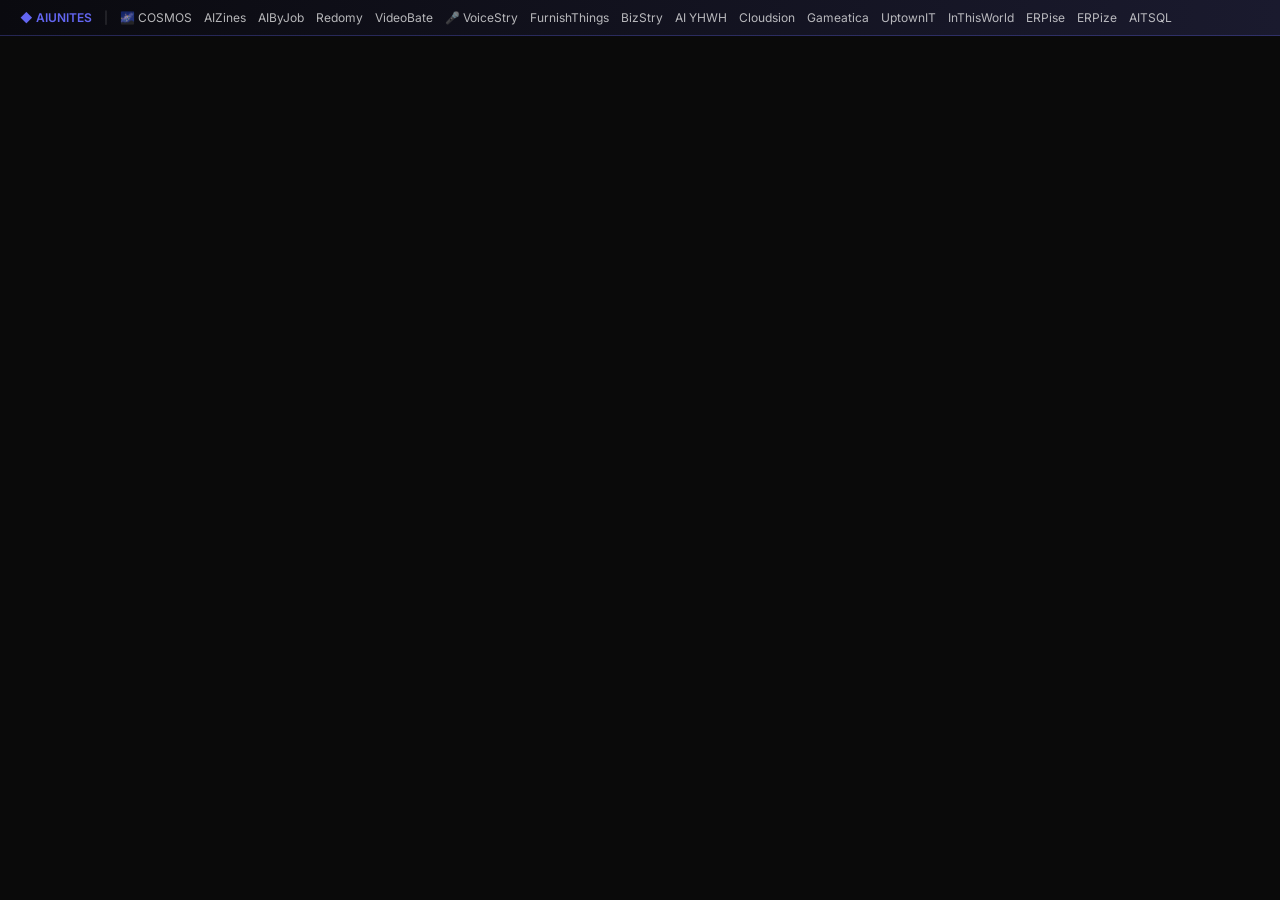
<file: bodwave.html>
﻿<!DOCTYPE html>
<html lang="en">
<head>
  <meta charset="UTF-8">
  <meta name="viewport" content="width=device-width, initial-scale=1.0">
  <title>BodWave — Mind-Neuro-Muscle Notation | BodSpas</title>
  <meta name="description" content="BodWave is powered by MNN (Mind-Neuro-Muscle Notation) — a written system for mind-muscle connection. It tells you exactly which muscle to focus on, how hard to contract, and when. From basic flexing to full-body wave control.">
  <meta name="keywords" content="BodWave, MNN, mind-neuro-muscle notation, mind muscle connection, muscle focus, muscle control, muscle isolation, motor unit recruitment, body wave control, bodybuilding notation, workout notation">
  <meta name="author" content="BodSpas / AIUNITES">
  <meta property="og:title" content="BodWave — Mind-Neuro-Muscle Notation">
  <meta property="og:description" content="A written system for mind-muscle connection. MNN tells you exactly which muscle to focus on, how hard to contract, and when. No devices — just notation for your nervous system.">
  <meta property="og:type" content="article">
  <link rel="icon" href="data:image/svg+xml,<svg xmlns='http://www.w3.org/2000/svg' viewBox='0 0 100 100'><text y='.9em' font-size='90'>💪</text></svg>">
  <link rel="preconnect" href="https://fonts.googleapis.com">
  <link href="https://fonts.googleapis.com/css2?family=Inter:wght@400;500;600;700;800;900&display=swap" rel="stylesheet">
  <link rel="stylesheet" href="css/style.css">
  <style>
    /* BodWave Page Overrides */
    .navbar{position:sticky;top:0}
    .mw-hero{padding:60px 20px 60px;text-align:center;background:radial-gradient(ellipse at 40% 20%,rgba(220,38,38,0.15) 0%,transparent 50%),radial-gradient(ellipse at 60% 80%,rgba(249,115,22,0.1) 0%,transparent 50%),var(--dark)}
    .mw-hero h1{font-size:clamp(2.4rem,5vw,3.8rem);margin-bottom:15px;background:var(--gradient-text);-webkit-background-clip:text;-webkit-text-fill-color:transparent;background-clip:text}
    .mw-hero-sub{font-size:1.15rem;color:var(--gray-light);max-width:720px;margin:0 auto 30px;line-height:1.7}
    .mw-stats{display:flex;gap:30px;justify-content:center;flex-wrap:wrap;margin-top:25px}
    .mw-stat{text-align:center}
    .mw-stat .num{font-size:2.2rem;font-weight:900;background:var(--gradient-text);-webkit-background-clip:text;-webkit-text-fill-color:transparent;background-clip:text}
    .mw-stat .label{font-size:0.85rem;color:var(--gray)}

    .mw-content{max-width:920px;margin:0 auto;padding:0 20px 80px}
    .mw-section{margin-bottom:60px;padding-top:40px}
    .mw-section h2{font-size:1.7rem;margin-bottom:20px;color:var(--accent);display:flex;align-items:center;gap:15px}
    .mw-section h2::before{content:"";width:5px;height:28px;background:var(--gradient);border-radius:3px;flex-shrink:0}
    .mw-section h3{font-size:1.2rem;margin:25px 0 12px;color:var(--primary-light)}
    .mw-section h4{font-size:1.05rem;margin:22px 0 10px;color:var(--secondary);font-weight:700}
    .mw-section p{color:var(--gray-light);margin-bottom:16px;line-height:1.8}

    /* Nerve-Muscle Cards */
    .muscle-grid{display:grid;grid-template-columns:repeat(auto-fit,minmax(280px,1fr));gap:20px;margin:25px 0}
    .muscle-card{background:var(--dark-light);border-radius:var(--radius-lg);padding:25px;border:1px solid var(--dark-border);transition:var(--transition)}
    .muscle-card:hover{border-color:var(--primary);transform:translateY(-3px);box-shadow:0 8px 30px rgba(220,38,38,0.15)}
    .muscle-group{font-size:0.75rem;font-weight:700;text-transform:uppercase;letter-spacing:0.1em;color:var(--primary-light);margin-bottom:8px}
    .muscle-card h4{font-size:1.1rem;font-weight:800;margin-bottom:8px}
    .muscle-card p{color:var(--gray-light);font-size:0.9rem;margin:0 0 10px}
    .muscle-nerve{font-family:'Courier New',monospace;color:var(--accent);font-size:0.85rem;background:rgba(251,191,36,0.06);padding:6px 10px;border-radius:6px;display:block;margin-top:8px}

    /* BodWave Scale */
    .mw-scale{display:grid;grid-template-columns:repeat(auto-fit,minmax(220px,1fr));gap:20px;margin:25px 0}
    .mw-level{border-radius:var(--radius-lg);padding:25px;border:1px solid var(--dark-border);text-align:center;transition:var(--transition)}
    .mw-level:hover{transform:translateY(-3px)}
    .mw-level .lvl{font-size:2rem;font-weight:900;margin-bottom:6px}
    .mw-level h4{font-size:1rem;font-weight:700;margin-bottom:8px}
    .mw-level p{font-size:0.85rem;color:var(--gray-light);margin:0}
    .mw-level.l1{background:linear-gradient(135deg,rgba(220,38,38,0.08),rgba(220,38,38,0.03));border-color:rgba(220,38,38,0.2)}.mw-level.l1 .lvl{color:var(--primary-light)}
    .mw-level.l2{background:linear-gradient(135deg,rgba(249,115,22,0.08),rgba(249,115,22,0.03));border-color:rgba(249,115,22,0.2)}.mw-level.l2 .lvl{color:var(--secondary)}
    .mw-level.l3{background:linear-gradient(135deg,rgba(251,191,36,0.08),rgba(251,191,36,0.03));border-color:rgba(251,191,36,0.2)}.mw-level.l3 .lvl{color:var(--accent)}
    .mw-level.l4{background:linear-gradient(135deg,rgba(255,255,255,0.06),rgba(251,191,36,0.05));border-color:rgba(251,191,36,0.3)}.mw-level.l4 .lvl{background:var(--gradient-text);-webkit-background-clip:text;-webkit-text-fill-color:transparent;background-clip:text}

    /* Mapping Table */
    .mw-table{width:100%;border-collapse:collapse;margin:20px 0;background:var(--dark-light);border-radius:var(--radius-lg);overflow:hidden}
    .mw-table th,.mw-table td{padding:14px 18px;text-align:left;border-bottom:1px solid var(--dark-border)}
    .mw-table th{background:rgba(220,38,38,0.15);color:var(--primary-light);font-weight:600;font-size:0.9rem}
    .mw-table tr:last-child td{border-bottom:none}
    .mw-table tr:hover{background:rgba(220,38,38,0.03)}
    .mw-table .nerve{color:var(--secondary);font-weight:600}
    .mw-table .muscle{color:var(--accent);font-family:'Courier New',monospace}

    /* Quote */
    .mw-quote{background:var(--dark-lighter);border-radius:var(--radius);padding:25px 30px;margin:25px 0;border-left:4px solid var(--primary)}
    .mw-quote p{color:var(--white);font-size:1.05rem;font-style:italic;margin-bottom:8px}
    .mw-quote .attr{color:var(--gray);font-size:0.85rem;font-style:normal}

    /* Connection Box */
    .connect-box{background:linear-gradient(135deg,rgba(220,38,38,0.08),rgba(249,115,22,0.05));border:1px solid rgba(220,38,38,0.2);border-radius:var(--radius-lg);padding:30px;margin:25px 0}
    .connect-box h3{color:var(--primary-light);margin-top:0}

    /* Chain */
    .nerve-chain{display:flex;align-items:center;gap:0;margin:30px 0;flex-wrap:wrap;justify-content:center}
    .nc-step{background:var(--dark-light);border:1px solid var(--dark-border);border-radius:var(--radius);padding:16px 20px;text-align:center;min-width:130px;transition:var(--transition)}
    .nc-step:hover{border-color:var(--primary)}
    .nc-step .icon{font-size:1.6rem;margin-bottom:4px}
    .nc-step .name{font-size:0.85rem;font-weight:700}
    .nc-step .desc{font-size:0.72rem;color:var(--gray);margin-top:3px}
    .nc-arrow{color:var(--primary-light);font-size:1.5rem;padding:0 6px;flex-shrink:0}

    /* IP Notice */
    .ip-notice{background:var(--dark-lighter);border-radius:var(--radius);padding:20px 25px;border:1px solid var(--dark-border);font-size:0.85rem;color:var(--gray);line-height:1.7;margin:30px 0}
    .ip-notice strong{color:var(--gray-light)}

    /* CTA */
    .mw-cta{text-align:center;padding:50px 20px;background:radial-gradient(ellipse at 50% 50%,rgba(220,38,38,0.1) 0%,transparent 60%);border-radius:var(--radius-lg);margin:40px 0}
    .mw-cta h2{justify-content:center;font-size:1.9rem}
    .mw-cta h2::before{display:none}
    .mw-cta-links{display:flex;gap:14px;justify-content:center;flex-wrap:wrap;margin-top:25px}
    .mw-cta-links a{display:inline-flex;align-items:center;gap:8px;padding:14px 28px;border-radius:var(--radius);text-decoration:none;font-weight:700;font-size:1rem;transition:transform 0.2s;color:#fff}
    .mw-cta-links a:hover{transform:translateY(-3px)}
    .btn-red{background:var(--gradient);box-shadow:0 4px 20px rgba(220,38,38,0.3)}
    .btn-orange{background:linear-gradient(135deg,var(--secondary),var(--accent));color:#000!important;box-shadow:0 4px 20px rgba(249,115,22,0.25)}

    /* Footer */
    .mw-footer{background:var(--dark-light);padding:40px 20px;text-align:center;border-top:1px solid var(--dark-border)}
    .mw-footer p{color:var(--gray-light);font-size:0.9rem}.mw-footer a{color:var(--primary-light);text-decoration:none}

    @media(max-width:768px){
      .muscle-grid{grid-template-columns:1fr}
      .mw-scale{grid-template-columns:1fr 1fr}
      .nerve-chain{flex-direction:column}.nc-arrow{transform:rotate(90deg)}
      .mw-stats{gap:15px}
    }
  </style>
<script async src="https://www.googletagmanager.com/gtag/js?id=G-VP15KRLV6P"></script><script>window.dataLayer=window.dataLayer||[];function gtag(){dataLayer.push(arguments);}gtag('js',new Date());gtag('config','G-VP15KRLV6P');</script><link rel="canonical" href="https://bodspas.com/bodwave.html"><meta property="og:image" content="https://bodspas.com/images/og-image.png"><meta property="og:image:width" content="1200"><meta property="og:image:height" content="630"><script type="application/ld+json">{"@context":"https://schema.org","@type":"WebSite","name":"BodSpas","description":"BodSpas provides muscle building and fitness training programs for men. Build your best body with progressive training, recovery techniques, and expert guidance.","url":"https://bodspas.com/"}</script></head>
<body>
  <!-- AIUNITES Webring -->
  <style>.aiunites-bar{position:fixed;top:0;left:0;right:0;z-index:1100;background:linear-gradient(90deg,#0a0a0f,#1a1a2e);border-bottom:1px solid rgba(99,102,241,.3);padding:8px 0;font-size:12px}.aiunites-bar-content{max-width:1400px;margin:0 auto;padding:0 20px;display:flex;align-items:center;gap:12px;overflow-x:auto;scrollbar-width:none}.aiunites-bar-content::-webkit-scrollbar{display:none}.aiunites-bar a{color:rgba(255,255,255,.7);text-decoration:none;white-space:nowrap;transition:color .2s}.aiunites-bar a:hover{color:#fff}.aiunites-bar-brand{color:#6366f1!important;font-weight:600}.aiunites-bar-brand:hover{color:#818cf8!important}.aiunites-bar-active{color:#fff!important;text-decoration:underline;text-underline-offset:3px}.aiunites-bar-divider{color:rgba(255,255,255,.2)}.wb-arrow{display:none;position:fixed;top:0;width:36px;height:33px;align-items:center;justify-content:center;cursor:pointer;z-index:1102;border:none;padding:0;font-size:16px;line-height:1;color:rgba(255,255,255,.8);transition:color .2s,opacity .2s}.wb-arrow:hover{color:#fff}.wb-left{left:0;background:linear-gradient(90deg,#0d0d1a 55%,transparent)}.wb-right{right:0;background:linear-gradient(270deg,#0d0d1a 55%,transparent)}@media (hover:hover) and (pointer:fine){.wb-arrow{display:flex}}body{padding-top:38px!important}.nav,.site-nav,.main-nav,.landing-nav,.top-nav,nav[class*="nav"]{top:38px!important}</style>
<button class="wb-arrow wb-left" id="wb-left" aria-label="Scroll webring left">&#8249;</button>
<div class="aiunites-bar"><div class="aiunites-bar-content" id="wb-content"><a href="https://aiunites.github.io/aiunites-site/" class="aiunites-bar-brand">&#9670; AIUNITES</a><span class="aiunites-bar-divider">|</span></div></div>
<button class="wb-arrow wb-right" id="wb-right" aria-label="Scroll webring right">&#8250;</button>
<script>(function(){var IS_LOCAL=location.protocol==='file:'||location.hostname==='localhost'||location.hostname==='127.0.0.1';var BASE=IS_LOCAL?'/':'https://aiunites.github.io/';var JSON_URL=IS_LOCAL?'/aiunites-site/data/webring.json':'https://aiunites.github.io/aiunites-site/data/webring.json';var c=document.getElementById('wb-content'),l=document.getElementById('wb-left'),r=document.getElementById('wb-right');function buildBar(sites){sites.forEach(function(s){var a=document.createElement('a');a.href=(IS_LOCAL?BASE+s.repo+'/index.html':BASE+s.repo+'/');a.textContent=s.name;if(location.pathname.indexOf(s.repo)!==-1)a.className='aiunites-bar-active';c.appendChild(a);});setupArrows();}function setupArrows(){if(!c||!l||!r)return;function upd(){var atL=c.scrollLeft<8,atR=c.scrollLeft>=c.scrollWidth-c.clientWidth-8;l.style.opacity=atL?'0':'1';l.style.pointerEvents=atL?'none':'auto';r.style.opacity=atR?'0':'1';r.style.pointerEvents=atR?'none':'auto';}l.onclick=function(){c.scrollBy({left:-220,behavior:'smooth'});};r.onclick=function(){c.scrollBy({left:220,behavior:'smooth'});};c.addEventListener('scroll',upd,{passive:true});upd();}var FB=[{name:'\uD83C\uDF0C COSMOS',repo:'cosmostheopera-site'},{name:'AIZines',repo:'aizines-app'},{name:'AIByJob',repo:'aibyjob-demo'},{name:'Redomy',repo:'redomy-demo'},{name:'VideoBate',repo:'videobate-site'},{name:'\uD83C\uDFA4 VoiceStry',repo:'voicestry-site'},{name:'FurnishThings',repo:'furnishthings-site'},{name:'BizStry',repo:'bizstry-site'},{name:'AI YHWH',repo:'aiyhwh-site'},{name:'Cloudsion',repo:'cloudsion-site'},{name:'Gameatica',repo:'gameatica-site'},{name:'UptownIT',repo:'uptownit-site'},{name:'InThisWorld',repo:'inthisworld-site'},{name:'ERPise',repo:'erpise-site'},{name:'ERPize',repo:'erpize-site'},{name:'AITSQL',repo:'aitsql-site'}];fetch(JSON_URL).then(function(r){return r.json();}).then(buildBar).catch(function(){buildBar(FB);});})()</script>
</body>
</html>
</file>
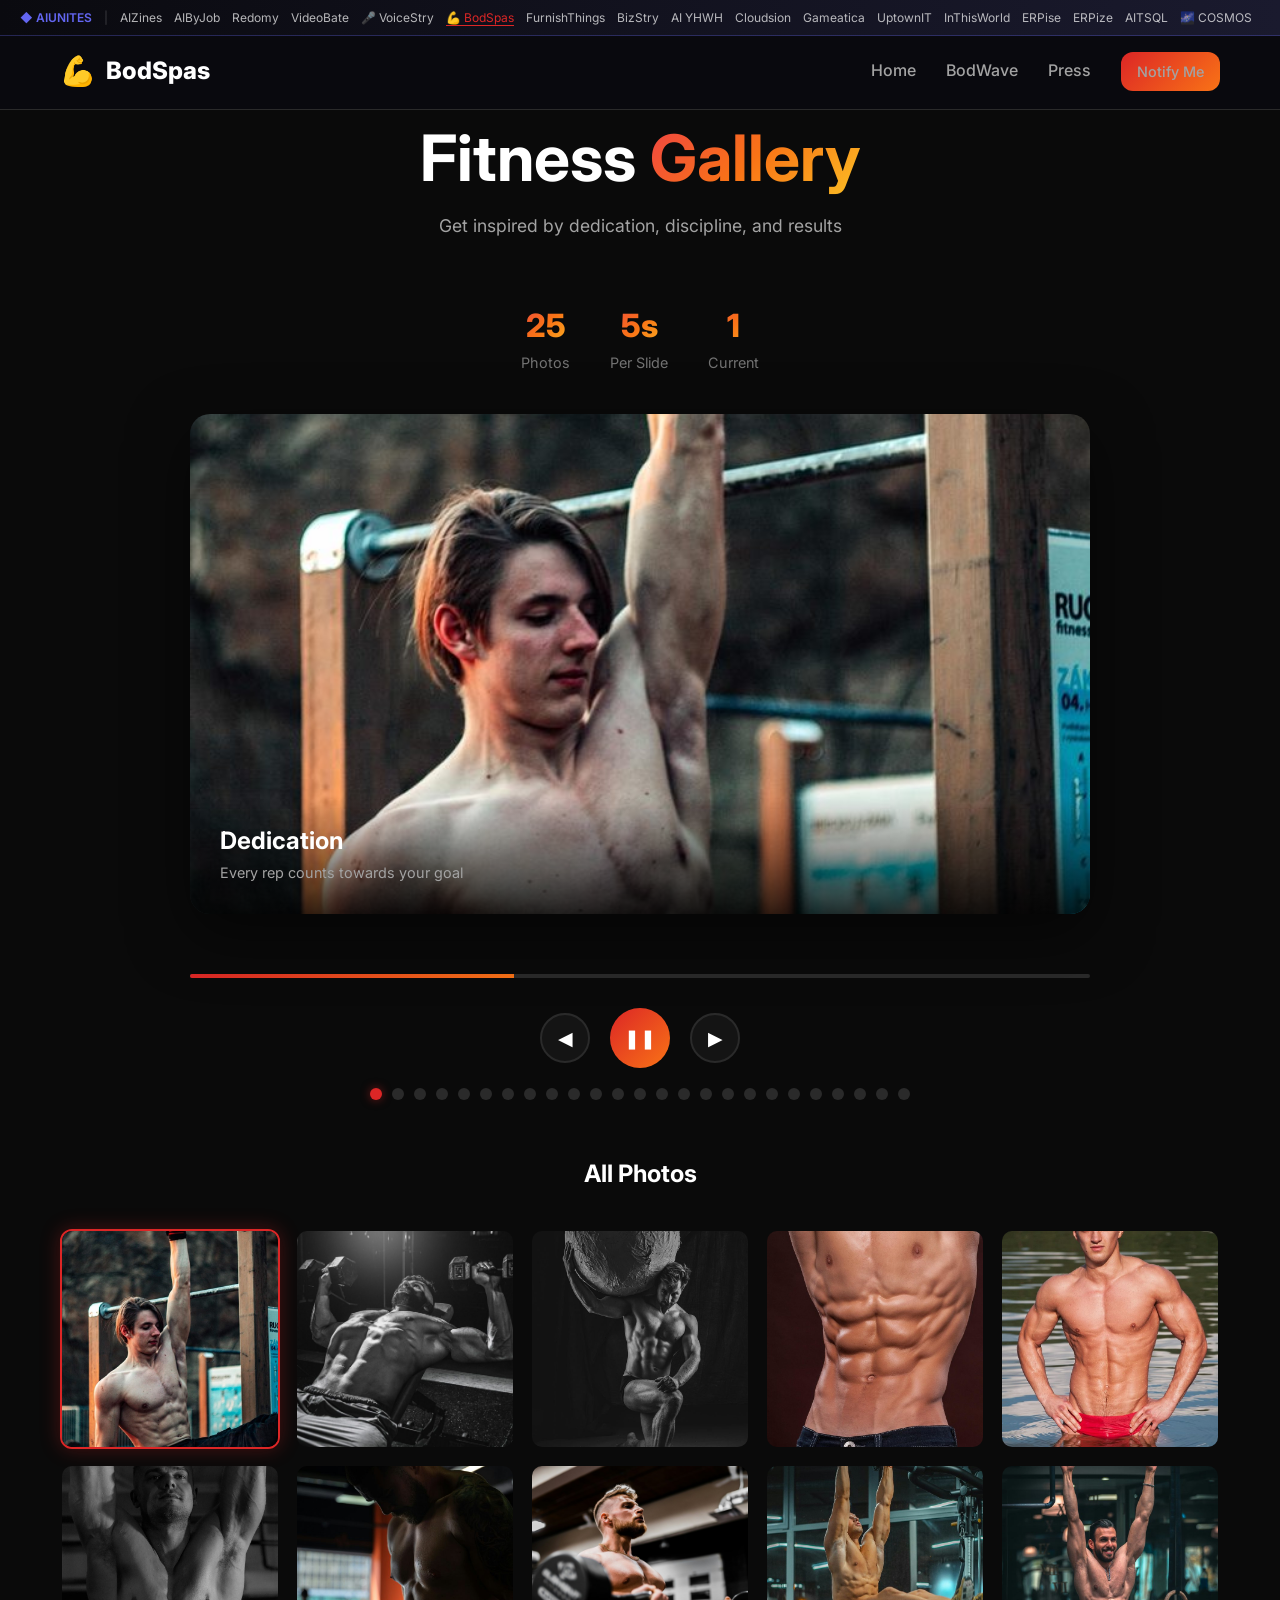
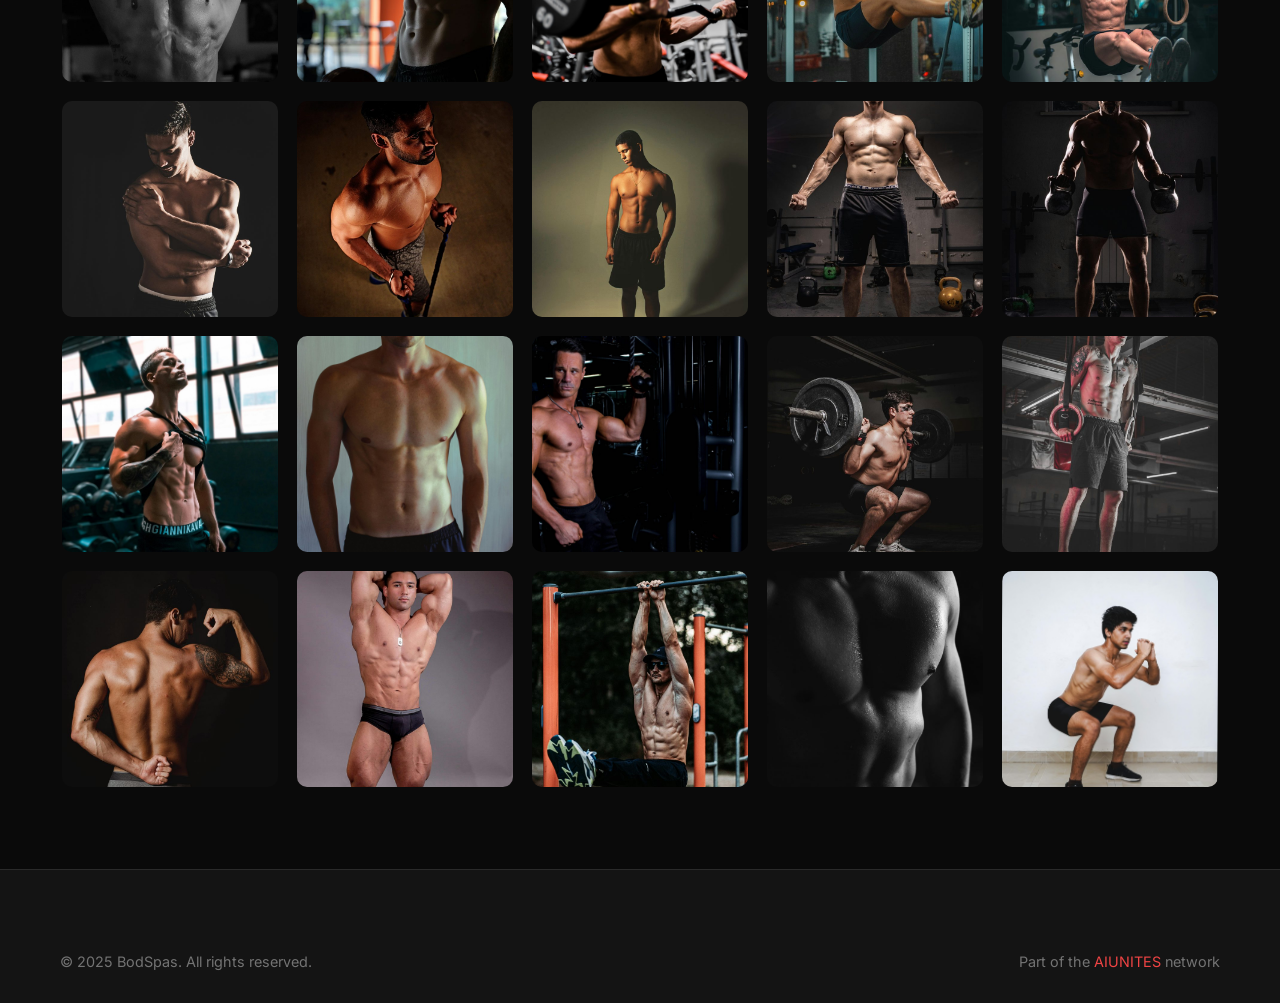
<file: gallery.html>
<!DOCTYPE html>
<html lang="en">
<head>
  <meta charset="UTF-8">
  
  <!-- Google Analytics 4 -->
  <script async src="https://www.googletagmanager.com/gtag/js?id=G-VP15KRLV6P"></script>
  <script>
    window.dataLayer = window.dataLayer || [];
    function gtag(){dataLayer.push(arguments);}
    gtag('js', new Date());
    gtag('config', 'G-VP15KRLV6P');
  </script>
  
  <meta name="viewport" content="width=device-width, initial-scale=1.0">
  <title>Gallery | BodSpas - Fitness Inspiration</title>
  <meta name="description" content="Get inspired with our fitness gallery. See the results of dedicated training and proper nutrition.">
  
  <link rel="preconnect" href="https://fonts.googleapis.com">
  <link href="https://fonts.googleapis.com/css2?family=Inter:wght@400;500;600;700;800;900&display=swap" rel="stylesheet">
  <link rel="stylesheet" href="css/style.css">
  
  <style>
    /* Gallery Page Styles */
    .gallery-page {
      padding: 120px 0 80px;
      min-height: 100vh;
    }
    
    /* Slideshow Container */
    .slideshow-container {
      position: relative;
      max-width: 900px;
      margin: 0 auto 60px;
      border-radius: var(--radius-lg);
      overflow: hidden;
      box-shadow: 0 20px 60px rgba(0, 0, 0, 0.5);
    }
    
    .slide {
      display: none;
      position: relative;
    }
    
    .slide.active {
      display: block;
      animation: fadeIn 0.5s ease;
    }
    
    @keyframes fadeIn {
      from { opacity: 0; }
      to { opacity: 1; }
    }
    
    .slide img {
      width: 100%;
      height: 500px;
      object-fit: cover;
      display: block;
    }
    
    .slide-caption {
      position: absolute;
      bottom: 0;
      left: 0;
      right: 0;
      padding: 30px;
      background: linear-gradient(transparent, rgba(0,0,0,0.8));
      color: white;
    }
    
    .slide-caption h3 {
      margin-bottom: 5px;
    }
    
    .slide-caption p {
      color: var(--gray-light);
      font-size: 0.9rem;
    }
    
    /* Slideshow Controls */
    .slideshow-controls {
      display: flex;
      justify-content: center;
      align-items: center;
      gap: 20px;
      margin-bottom: 20px;
    }
    
    .slide-btn {
      width: 50px;
      height: 50px;
      border-radius: 50%;
      border: 2px solid var(--dark-border);
      background: var(--dark-light);
      color: white;
      font-size: 1.2rem;
      cursor: pointer;
      transition: var(--transition);
      display: flex;
      align-items: center;
      justify-content: center;
    }
    
    .slide-btn:hover {
      border-color: var(--primary);
      background: rgba(220, 38, 38, 0.1);
    }
    
    .play-pause-btn {
      width: 60px;
      height: 60px;
      background: var(--gradient);
      border: none;
    }
    
    .play-pause-btn:hover {
      transform: scale(1.05);
      box-shadow: var(--shadow-glow);
    }
    
    /* Progress Bar */
    .slide-progress {
      width: 100%;
      height: 4px;
      background: var(--dark-border);
      border-radius: 2px;
      overflow: hidden;
      margin-bottom: 30px;
      max-width: 900px;
      margin-left: auto;
      margin-right: auto;
    }
    
    .slide-progress-bar {
      height: 100%;
      background: var(--gradient);
      width: 0%;
      transition: width 0.1s linear;
    }
    
    /* Dots */
    .slide-dots {
      display: flex;
      justify-content: center;
      gap: 10px;
      margin-bottom: 60px;
    }
    
    .dot {
      width: 12px;
      height: 12px;
      border-radius: 50%;
      background: var(--dark-border);
      cursor: pointer;
      transition: var(--transition);
    }
    
    .dot:hover {
      background: var(--gray);
    }
    
    .dot.active {
      background: var(--primary);
      box-shadow: 0 0 10px rgba(220, 38, 38, 0.5);
    }
    
    /* Thumbnail Grid */
    .thumbnail-grid {
      display: grid;
      grid-template-columns: repeat(auto-fill, minmax(200px, 1fr));
      gap: 15px;
      margin-top: 40px;
    }
    
    .thumbnail {
      aspect-ratio: 1;
      border-radius: var(--radius);
      overflow: hidden;
      cursor: pointer;
      border: 2px solid transparent;
      transition: var(--transition);
    }
    
    .thumbnail:hover {
      border-color: var(--primary);
      transform: scale(1.02);
    }
    
    .thumbnail.active {
      border-color: var(--primary);
      box-shadow: 0 0 20px rgba(220, 38, 38, 0.3);
    }
    
    .thumbnail img {
      width: 100%;
      height: 100%;
      object-fit: cover;
    }
    
    /* Stats */
    .gallery-stats {
      display: flex;
      justify-content: center;
      gap: 40px;
      margin-bottom: 40px;
      flex-wrap: wrap;
    }
    
    .gallery-stat {
      text-align: center;
    }
    
    .gallery-stat-number {
      font-size: 2rem;
      font-weight: 800;
      background: var(--gradient-text);
      -webkit-background-clip: text;
      -webkit-text-fill-color: transparent;
      background-clip: text;
    }
    
    .gallery-stat-label {
      color: var(--gray);
      font-size: 0.9rem;
    }
    
    @media (max-width: 768px) {
      .slide img {
        height: 350px;
      }
      
      .slideshow-controls {
        gap: 15px;
      }
      
      .slide-btn {
        width: 44px;
        height: 44px;
      }
      
      .play-pause-btn {
        width: 54px;
        height: 54px;
      }
    }
  </style>
</head>
<body>
  <!-- AIUNITES Webring -->
  <style>.aiunites-bar{position:fixed;top:0;left:0;right:0;z-index:1100;background:linear-gradient(90deg,#0a0a0f,#1a1a2e);border-bottom:1px solid rgba(99,102,241,.3);padding:8px 0;font-size:12px}.aiunites-bar-content{max-width:1400px;margin:0 auto;padding:0 20px;display:flex;align-items:center;gap:12px;overflow-x:auto;scrollbar-width:none}.aiunites-bar-content::-webkit-scrollbar{display:none}.aiunites-bar a{color:rgba(255,255,255,.7);text-decoration:none;white-space:nowrap;transition:color .2s}.aiunites-bar a:hover{color:#fff}.aiunites-bar-brand{color:#6366f1!important;font-weight:600}.aiunites-bar-brand:hover{color:#818cf8!important}.aiunites-bar-divider{color:rgba(255,255,255,.2)}.aiunites-bar .current{color:#dc2626!important;text-decoration:underline;text-underline-offset:3px;}</style>
  <div class="aiunites-bar"><div class="aiunites-bar-content"><a href="https://aiunites.github.io/aiunites-site/" class="aiunites-bar-brand">◆ AIUNITES</a><span class="aiunites-bar-divider">|</span><a href="https://aiunites.github.io/aizines-app/">AIZines</a><a href="https://aiunites.github.io/aibyjob-demo/">AIByJob</a><a href="https://aiunites.github.io/redomy-demo/">Redomy</a><a href="https://aiunites.github.io/videobate-site/">VideoBate</a><a href="https://aiunites.github.io/voicestry-site/">🎤 VoiceStry</a><a href="https://aiunites.github.io/bodspas-site/" class="current">💪 BodSpas</a><a href="https://aiunites.github.io/furnishthings-site/">FurnishThings</a><a href="https://aiunites.github.io/bizstry-site/">BizStry</a><a href="https://aiunites.github.io/aiyhwh-site/">AI YHWH</a><a href="https://aiunites.github.io/cloudsion-site/">Cloudsion</a><a href="https://aiunites.github.io/gameatica-site/">Gameatica</a><a href="https://aiunites.github.io/uptownit-site/">UptownIT</a><a href="https://aiunites.github.io/inthisworld-site/">InThisWorld</a><a href="https://aiunites.github.io/erpise-site/">ERPise</a><a href="https://aiunites.github.io/erpize-site/">ERPize</a><a href="https://aiunites.github.io/aitsql-site/">AITSQL</a><a href="https://aiunites.github.io/cosmostheopera-site/">🌌 COSMOS</a></div></div>
  <script>(function(){if(location.protocol==='file:'||location.hostname==='localhost'||location.hostname==='127.0.0.1'){document.querySelectorAll('.aiunites-bar a').forEach(a=>{if(!a.classList.contains('current'))a.href=a.href.replace('https://aiunites.github.io/','../')+'index.html';});}})()</script>

  <!-- Navigation -->
  <nav class="navbar">
    <div class="container nav-container">
      <a href="index.html" class="logo">
        <span class="logo-icon">💪</span>
        <span class="logo-text">BodSpas</span>
      </a>
      <div class="nav-links" id="navLinks">
        <a href="index.html">Home</a>
        <a href="bodwave.html">BodWave</a>
        <a href="press.html">Press</a>
        <a href="index.html#start" class="btn btn-primary btn-sm">Notify Me</a>
      </div>
      <button class="mobile-toggle" id="mobileToggle" aria-label="Toggle menu">
        <span></span>
        <span></span>
        <span></span>
      </button>
    </div>
  </nav>

  <!-- Gallery Section -->
  <section class="gallery-page">
    <div class="container">
      <div class="section-header">
        <h1>Fitness <span class="gradient-text">Gallery</span></h1>
        <p>Get inspired by dedication, discipline, and results</p>
      </div>
      
      <!-- Stats -->
      <div class="gallery-stats">
        <div class="gallery-stat">
          <div class="gallery-stat-number">25</div>
          <div class="gallery-stat-label">Photos</div>
        </div>
        <div class="gallery-stat">
          <div class="gallery-stat-number" id="slideTimer">5s</div>
          <div class="gallery-stat-label">Per Slide</div>
        </div>
        <div class="gallery-stat">
          <div class="gallery-stat-number" id="currentSlide">1</div>
          <div class="gallery-stat-label">Current</div>
        </div>
      </div>
      
      <!-- Slideshow -->
      <div class="slideshow-container" id="slideshow">
        <div class="slide active">
          <img src="images/sport-6820867_1280.jpg" alt="Intense workout">
          <div class="slide-caption"><h3>Dedication</h3><p>Every rep counts towards your goal</p></div>
        </div>
        <div class="slide">
          <img src="images/man-5883500_1280.jpg" alt="Strength training">
          <div class="slide-caption"><h3>Foundation</h3><p>Build your base with compound movements</p></div>
        </div>
        <div class="slide">
          <img src="images/muscles-7877929_1280.jpg" alt="Muscle definition">
          <div class="slide-caption"><h3>Hypertrophy</h3><p>Maximize muscle growth with volume</p></div>
        </div>
        <div class="slide">
          <img src="images/abs-6349095_1280.jpg" alt="Defined abs">
          <div class="slide-caption"><h3>Definition</h3><p>Abs are made in the kitchen</p></div>
        </div>
        <div class="slide">
          <img src="images/athlete-6232790_1280.jpg" alt="Athletic physique">
          <div class="slide-caption"><h3>Athletic</h3><p>Performance meets aesthetics</p></div>
        </div>
        <div class="slide">
          <img src="images/model-2842198_1280.jpg" alt="Fitness model">
          <div class="slide-caption"><h3>Discipline</h3><p>Consistency is the key to transformation</p></div>
        </div>
        <div class="slide">
          <img src="images/akram-huseyn-V-SkkqKbt7g-unsplash.jpg" alt="Gym motivation">
          <div class="slide-caption"><h3>Push Limits</h3><p>Growth happens outside your comfort zone</p></div>
        </div>
        <div class="slide">
          <img src="images/anastase-maragos-7kEpUPB8vNk-unsplash.jpg" alt="Weightlifting">
          <div class="slide-caption"><h3>Strength</h3><p>Heavy weights build dense muscle</p></div>
        </div>
        <div class="slide">
          <img src="images/karolis-milisauskas-eoVdk1z4ihI-unsplash.jpg" alt="Training hard">
          <div class="slide-caption"><h3>Focus</h3><p>Mind-muscle connection matters</p></div>
        </div>
        <div class="slide">
          <img src="images/siamak-C_mhSj7MI18-unsplash.jpg" alt="Fitness journey">
          <div class="slide-caption"><h3>Journey</h3><p>Every day is a chance to improve</p></div>
        </div>
        <div class="slide">
          <img src="images/sven-mieke-A5O3rCnIkg4-unsplash.jpg" alt="Gym life">
          <div class="slide-caption"><h3>Lifestyle</h3><p>Fitness is not a hobby, it's a way of life</p></div>
        </div>
        <div class="slide">
          <img src="images/man-1868632_1280.jpg" alt="Muscular physique">
          <div class="slide-caption"><h3>Physique</h3><p>Sculpt your best body</p></div>
        </div>
        <div class="slide">
          <img src="images/pexels-adenir-32816487.jpg" alt="Fitness">
          <div class="slide-caption"><h3>Power</h3><p>Unleash your potential</p></div>
        </div>
        <div class="slide">
          <img src="images/pexels-alexapopovich-14898412.jpg" alt="Training">
          <div class="slide-caption"><h3>Grind</h3><p>No shortcuts, just hard work</p></div>
        </div>
        <div class="slide">
          <img src="images/pexels-alexapopovich-14898419.jpg" alt="Workout">
          <div class="slide-caption"><h3>Perseverance</h3><p>Keep pushing forward</p></div>
        </div>
        <div class="slide">
          <img src="images/pexels-blanxybuilding-20400636.jpg" alt="Gym session">
          <div class="slide-caption"><h3>Gains</h3><p>Every session counts</p></div>
        </div>
        <div class="slide">
          <img src="images/pexels-david-lago-rodriguez-84330347-12966654.jpg" alt="Lifting">
          <div class="slide-caption"><h3>Iron</h3><p>The weights don't lie</p></div>
        </div>
        <div class="slide">
          <img src="images/pexels-fitness-underground-1907989105-28762686.jpg" alt="Underground gym">
          <div class="slide-caption"><h3>Raw</h3><p>Real gyms, real results</p></div>
        </div>
        <div class="slide">
          <img src="images/pexels-leonmart-1552106.jpg" alt="Strong physique">
          <div class="slide-caption"><h3>Strong</h3><p>Strength is earned</p></div>
        </div>
        <div class="slide">
          <img src="images/pexels-leonmart-2468344.jpg" alt="Muscular">
          <div class="slide-caption"><h3>Built</h3><p>Brick by brick</p></div>
        </div>
        <div class="slide">
          <img src="images/pexels-mike-jones-8875224.jpg" alt="Fitness journey">
          <div class="slide-caption"><h3>Transform</h3><p>Become who you're meant to be</p></div>
        </div>
        <div class="slide">
          <img src="images/pexels-mralpha-26222788.jpg" alt="Alpha physique">
          <div class="slide-caption"><h3>Elite</h3><p>Rise above the rest</p></div>
        </div>
        <div class="slide">
          <img src="images/pexels-niko-twisty-12895269.jpg" alt="Gym workout">
          <div class="slide-caption"><h3>Hustle</h3><p>Outwork everyone</p></div>
        </div>
        <div class="slide">
          <img src="images/pexels-shuvalova-natalia-415991090-18723748.jpg" alt="Training hard">
          <div class="slide-caption"><h3>Relentless</h3><p>Never settle for less</p></div>
        </div>
        <div class="slide">
          <img src="images/pexels-yogendras31-4384679.jpg" alt="Peak fitness">
          <div class="slide-caption"><h3>Peak</h3><p>Reach your summit</p></div>
        </div>
      </div>
      
      <!-- Progress Bar -->
      <div class="slide-progress">
        <div class="slide-progress-bar" id="progressBar"></div>
      </div>
      
      <!-- Controls -->
      <div class="slideshow-controls">
        <button class="slide-btn" id="prevBtn">◀</button>
        <button class="slide-btn play-pause-btn" id="playPauseBtn">❚❚</button>
        <button class="slide-btn" id="nextBtn">▶</button>
      </div>
      
      <!-- Dots -->
      <div class="slide-dots" id="slideDots"></div>
      
      <!-- Thumbnail Grid -->
      <h3 style="text-align: center; margin-bottom: 20px;">All Photos</h3>
      <div class="thumbnail-grid" id="thumbnailGrid"></div>
    </div>
  </section>

  <!-- Footer -->
  <footer class="footer">
    <div class="container">
      <div class="footer-bottom" style="border-top: none; padding-top: 0;">
        <p>&copy; 2025 BodSpas. All rights reserved.</p>
        <p>Part of the <a href="https://aiunites.github.io/aiunites-site/" target="_blank">AIUNITES</a> network</p>
      </div>
    </div>
  </footer>

  <script>
    // Mobile menu toggle
    const mobileToggle = document.getElementById('mobileToggle');
    const navLinks = document.getElementById('navLinks');
    
    mobileToggle.addEventListener('click', () => {
      navLinks.classList.toggle('active');
      mobileToggle.classList.toggle('active');
    });

    // Slideshow
    const slides = document.querySelectorAll('.slide');
    const dotsContainer = document.getElementById('slideDots');
    const thumbnailGrid = document.getElementById('thumbnailGrid');
    const progressBar = document.getElementById('progressBar');
    const playPauseBtn = document.getElementById('playPauseBtn');
    const prevBtn = document.getElementById('prevBtn');
    const nextBtn = document.getElementById('nextBtn');
    const currentSlideDisplay = document.getElementById('currentSlide');
    
    let currentIndex = 0;
    let isPlaying = true;
    let slideInterval;
    let progressInterval;
    const slideDuration = 5000; // 5 seconds
    
    // Create dots and thumbnails
    slides.forEach((slide, index) => {
      // Dots
      const dot = document.createElement('div');
      dot.className = 'dot' + (index === 0 ? ' active' : '');
      dot.addEventListener('click', () => goToSlide(index));
      dotsContainer.appendChild(dot);
      
      // Thumbnails
      const thumb = document.createElement('div');
      thumb.className = 'thumbnail' + (index === 0 ? ' active' : '');
      const img = slide.querySelector('img').cloneNode();
      thumb.appendChild(img);
      thumb.addEventListener('click', () => goToSlide(index));
      thumbnailGrid.appendChild(thumb);
    });
    
    const dots = document.querySelectorAll('.dot');
    const thumbnails = document.querySelectorAll('.thumbnail');
    
    function updateSlide() {
      slides.forEach((slide, index) => {
        slide.classList.remove('active');
        dots[index].classList.remove('active');
        thumbnails[index].classList.remove('active');
      });
      
      slides[currentIndex].classList.add('active');
      dots[currentIndex].classList.add('active');
      thumbnails[currentIndex].classList.add('active');
      currentSlideDisplay.textContent = currentIndex + 1;
    }
    
    function nextSlide() {
      currentIndex = (currentIndex + 1) % slides.length;
      updateSlide();
      resetProgress();
    }
    
    function prevSlide() {
      currentIndex = (currentIndex - 1 + slides.length) % slides.length;
      updateSlide();
      resetProgress();
    }
    
    function goToSlide(index) {
      currentIndex = index;
      updateSlide();
      resetProgress();
    }
    
    function resetProgress() {
      progressBar.style.width = '0%';
      if (isPlaying) {
        startProgress();
      }
    }
    
    function startProgress() {
      let progress = 0;
      clearInterval(progressInterval);
      progressInterval = setInterval(() => {
        progress += 100 / (slideDuration / 100);
        progressBar.style.width = progress + '%';
        if (progress >= 100) {
          clearInterval(progressInterval);
        }
      }, 100);
    }
    
    function startSlideshow() {
      clearInterval(slideInterval);
      slideInterval = setInterval(nextSlide, slideDuration);
      startProgress();
    }
    
    function stopSlideshow() {
      clearInterval(slideInterval);
      clearInterval(progressInterval);
    }
    
    function togglePlayPause() {
      isPlaying = !isPlaying;
      playPauseBtn.textContent = isPlaying ? '❚❚' : '▶';
      
      if (isPlaying) {
        startSlideshow();
      } else {
        stopSlideshow();
      }
    }
    
    // Event listeners
    playPauseBtn.addEventListener('click', togglePlayPause);
    prevBtn.addEventListener('click', () => {
      prevSlide();
      if (isPlaying) startSlideshow();
    });
    nextBtn.addEventListener('click', () => {
      nextSlide();
      if (isPlaying) startSlideshow();
    });
    
    // Keyboard controls
    document.addEventListener('keydown', (e) => {
      if (e.key === 'ArrowLeft') {
        prevSlide();
        if (isPlaying) startSlideshow();
      } else if (e.key === 'ArrowRight') {
        nextSlide();
        if (isPlaying) startSlideshow();
      } else if (e.key === ' ') {
        e.preventDefault();
        togglePlayPause();
      }
    });
    
    // Auto-start slideshow
    startSlideshow();
  </script>
</body>
</html>
</file>
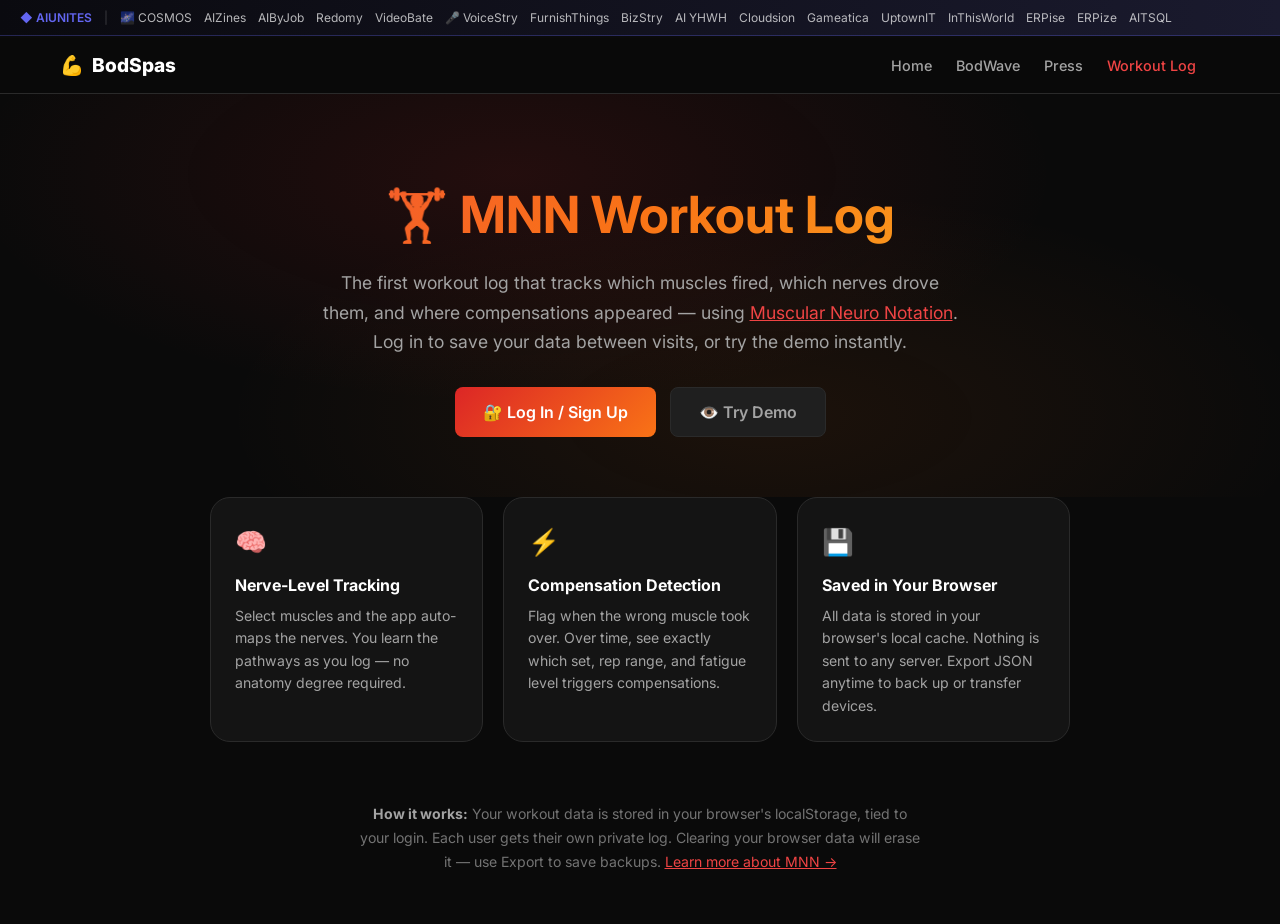
<file: log.html>
﻿<!DOCTYPE html>
<html lang="en">
<head>
  <meta charset="UTF-8">
  <meta name="viewport" content="width=device-width, initial-scale=1.0">
  <title>log - BodSpas</title>
  <meta name="description" content="Log your workouts with Muscular Neuro Notation. Track which muscles fire, which nerves drive them, and where compensations appear.">
  <link rel="icon" href="data:image/svg+xml,<svg xmlns='http://www.w3.org/2000/svg' viewBox='0 0 100 100'><text y='.9em' font-size='90'>💪</text></svg>">
  <link rel="preconnect" href="https://fonts.googleapis.com">
  <link href="https://fonts.googleapis.com/css2?family=Inter:wght@400;500;600;700;800;900&display=swap" rel="stylesheet">
  <style>
    :root{--primary:#dc2626;--primary-dark:#b91c1c;--primary-light:#ef4444;--secondary:#f97316;--accent:#fbbf24;--dark:#0a0a0a;--dark-light:#141414;--dark-lighter:#1f1f1f;--dark-border:#2a2a2a;--white:#fff;--gray-light:#a3a3a3;--gray:#737373;--gray-dark:#525252;--gradient:linear-gradient(135deg,var(--primary) 0%,var(--secondary) 100%);--gradient-text:linear-gradient(135deg,var(--primary-light) 0%,var(--secondary) 50%,var(--accent) 100%);--radius:12px;--radius-lg:20px;--transition:all .3s ease;--green:#4ade80;--yellow:#facc15;--red-soft:#fca5a5}
    *{margin:0;padding:0;box-sizing:border-box}
    body{font-family:'Inter',-apple-system,sans-serif;background:var(--dark);color:var(--white);line-height:1.6;min-height:100vh}

    /* Webring */

    /* Navbar */
    .navbar{background:rgba(10,10,10,.95);backdrop-filter:blur(10px);border-bottom:1px solid var(--dark-border);padding:12px 0;position:sticky;top:0;z-index:100}
    .nav-container{max-width:1200px;margin:0 auto;padding:0 20px;display:flex;align-items:center;justify-content:space-between}
    .logo{display:flex;align-items:center;gap:8px;text-decoration:none;font-weight:800;font-size:1.2rem;color:var(--white)}
    .nav-links{display:flex;gap:24px;align-items:center}
    .nav-links a{color:var(--gray-light);text-decoration:none;font-size:.9rem;font-weight:500;transition:var(--transition)}
    .nav-links a:hover{color:var(--white)}
    .mobile-toggle{display:none;background:none;border:none;cursor:pointer;padding:5px}
    .mobile-toggle span{display:block;width:22px;height:2px;background:var(--white);margin:5px 0;transition:var(--transition)}
    @media(max-width:768px){.mobile-toggle{display:block}.nav-links{position:fixed;top:60px;left:0;right:0;background:var(--dark-light);flex-direction:column;padding:20px;gap:16px;transform:translateY(-120%);transition:var(--transition);border-bottom:1px solid var(--dark-border);z-index:99}.nav-links.active{transform:translateY(0)}}

    /* Auth avatar in nav */
    .nav-user{display:flex;align-items:center;gap:10px;cursor:pointer;position:relative}
    .nav-avatar{width:32px;height:32px;border-radius:50%;background:var(--gradient);display:flex;align-items:center;justify-content:center;font-weight:800;font-size:.8rem}
    .nav-username{font-size:.85rem;font-weight:600;color:var(--gray-light)}
    .nav-dropdown{position:absolute;top:42px;right:0;background:var(--dark-lighter);border:1px solid var(--dark-border);border-radius:10px;padding:6px;min-width:160px;display:none;z-index:200}
    .nav-dropdown.show{display:block}
    .nav-dropdown a,.nav-dropdown button{display:block;width:100%;padding:8px 14px;background:none;border:none;color:var(--gray-light);font-family:inherit;font-size:.85rem;text-align:left;text-decoration:none;border-radius:6px;cursor:pointer;transition:var(--transition)}
    .nav-dropdown a:hover,.nav-dropdown button:hover{background:var(--dark-light);color:var(--white)}

    /* Screens */
    .screen{display:none}.screen.active{display:block}

    /* ========== LANDING SCREEN ========== */
    .landing-hero{padding:80px 20px 60px;text-align:center;background:radial-gradient(ellipse at 40% 20%,rgba(220,38,38,.12) 0%,transparent 50%),radial-gradient(ellipse at 60% 80%,rgba(249,115,22,.08) 0%,transparent 50%),var(--dark)}
    .landing-hero h1{font-size:clamp(2rem,5vw,3.2rem);background:var(--gradient-text);-webkit-background-clip:text;-webkit-text-fill-color:transparent;background-clip:text;margin-bottom:12px}
    .landing-hero p{color:var(--gray-light);font-size:1.1rem;max-width:640px;margin:0 auto 30px;line-height:1.7}
    .hero-btns{display:flex;gap:14px;justify-content:center;flex-wrap:wrap}
    .landing-features{max-width:900px;margin:0 auto;padding:0 20px 60px;display:grid;grid-template-columns:repeat(auto-fit,minmax(250px,1fr));gap:20px}
    .l-card{background:var(--dark-light);border:1px solid var(--dark-border);border-radius:var(--radius-lg);padding:24px;transition:var(--transition)}
    .l-card:hover{border-color:rgba(220,38,38,.3);transform:translateY(-2px)}
    .l-card h3{font-size:1rem;margin-bottom:6px}.l-card p{color:var(--gray-light);font-size:.88rem}
    .l-card .icon{font-size:1.6rem;margin-bottom:10px}
    .landing-note{text-align:center;padding:0 20px 50px;color:var(--gray);font-size:.88rem;max-width:600px;margin:0 auto;line-height:1.7}

    /* ========== AUTH SCREEN ========== */
    .auth-container{max-width:420px;margin:60px auto;padding:0 20px}
    .auth-header{text-align:center;margin-bottom:30px}
    .auth-header h2{font-size:1.5rem;margin-bottom:6px}
    .auth-header p{color:var(--gray);font-size:.9rem}
    .auth-tabs{display:flex;gap:4px;background:var(--dark-light);border-radius:var(--radius);padding:4px;margin-bottom:24px}
    .auth-tab{flex:1;padding:10px;background:none;border:none;color:var(--gray);font-family:inherit;font-size:.9rem;font-weight:600;cursor:pointer;border-radius:8px;transition:var(--transition)}
    .auth-tab.active{background:var(--gradient);color:var(--white)}
    .auth-form{display:none}.auth-form.active{display:block}
    .auth-footer{text-align:center;margin-top:20px;padding-top:20px;border-top:1px solid var(--dark-border)}
    .auth-footer p{color:var(--gray);font-size:.8rem;margin-top:10px}
    .auth-back{color:var(--gray);text-decoration:none;font-size:.85rem;display:inline-block;margin-bottom:16px}
    .auth-back:hover{color:var(--white)}
    .form-error{color:var(--primary-light);font-size:.82rem;margin:8px 0;min-height:1.2em}

    /* ========== APP SCREEN ========== */
    .app-container{max-width:900px;margin:0 auto;padding:20px}
    .app-header{display:flex;justify-content:space-between;align-items:center;padding:10px 0 16px;flex-wrap:wrap;gap:10px}
    .app-header h1{font-size:1.4rem;font-weight:800}
    .app-header .sub{color:var(--gray);font-size:.82rem}

    /* Tabs */
    .tab-bar{display:flex;gap:4px;background:var(--dark-light);border-radius:var(--radius);padding:4px;margin-bottom:24px;border:1px solid var(--dark-border)}
    .tab-btn{flex:1;padding:10px 12px;background:none;border:none;color:var(--gray);font-family:inherit;font-size:.85rem;font-weight:600;cursor:pointer;border-radius:8px;transition:var(--transition)}
    .tab-btn.active{background:var(--gradient);color:var(--white)}
    .tab-btn:hover:not(.active){color:var(--white);background:var(--dark-lighter)}
    .tab-content{display:none}.tab-content.active{display:block}

    /* Cards & Forms */
    .card{background:var(--dark-light);border:1px solid var(--dark-border);border-radius:var(--radius-lg);padding:24px;margin-bottom:16px}
    .card h3{font-size:1.05rem;margin-bottom:12px}
    .form-row{display:grid;grid-template-columns:1fr 1fr;gap:12px;margin-bottom:12px}
    .form-row.triple{grid-template-columns:1fr 1fr 1fr}
    @media(max-width:600px){.form-row,.form-row.triple{grid-template-columns:1fr}}
    .form-group{display:flex;flex-direction:column;gap:4px}
    .form-group label{font-size:.76rem;font-weight:600;color:var(--gray-light);text-transform:uppercase;letter-spacing:.05em}
    .req{color:var(--primary-light);font-weight:800}
    .opt{color:var(--gray-dark);font-weight:400;text-transform:none;letter-spacing:0;font-size:.7rem}
    input,select,textarea{background:var(--dark-lighter);border:1px solid var(--dark-border);border-radius:8px;padding:10px 14px;color:var(--white);font-family:inherit;font-size:.9rem;transition:var(--transition);width:100%}
    input:focus,select:focus,textarea:focus{outline:none;border-color:var(--primary)}
    input::placeholder{color:var(--gray-dark)}
    select{cursor:pointer;appearance:none;background-image:url("data:image/svg+xml,%3Csvg xmlns='http://www.w3.org/2000/svg' width='12' height='12' fill='%23737373'%3E%3Cpath d='M6 8L1 3h10z'/%3E%3C/svg%3E");background-repeat:no-repeat;background-position:right 12px center}

    /* Combo select — select with custom input */
    .combo-wrap{position:relative}
    .combo-wrap input.combo-custom{display:none;margin-top:6px}
    .combo-wrap input.combo-custom.show{display:block}

    /* Buttons */
    .btn{padding:10px 20px;border:none;border-radius:8px;font-family:inherit;font-size:.9rem;font-weight:600;cursor:pointer;transition:var(--transition);display:inline-flex;align-items:center;gap:8px}
    .btn-primary{background:var(--gradient);color:var(--white)}
    .btn-primary:hover{opacity:.9;transform:translateY(-1px)}
    .btn-secondary{background:var(--dark-lighter);color:var(--gray-light);border:1px solid var(--dark-border)}
    .btn-secondary:hover{border-color:var(--gray);color:var(--white)}
    .btn-danger{background:rgba(220,38,38,.15);color:var(--primary-light);border:1px solid rgba(220,38,38,.3)}
    .btn-sm{padding:6px 14px;font-size:.8rem}
    .btn-block{width:100%;justify-content:center}
    .btn-lg{padding:14px 28px;font-size:1rem}

    /* MNN Builder */
    .mnn-builder{background:var(--dark-lighter);border-radius:var(--radius);padding:16px;margin:12px 0;border:1px solid var(--dark-border)}
    .mnn-builder h4{font-size:.85rem;color:var(--accent);margin-bottom:10px;font-weight:700}
    .chip-group{display:flex;flex-wrap:wrap;gap:6px;margin-bottom:10px}
    .chip{padding:4px 10px;border-radius:16px;font-size:.75rem;font-weight:600;cursor:pointer;border:1px solid var(--dark-border);background:var(--dark-light);color:var(--gray-light);transition:var(--transition);user-select:none}
    .chip:hover{border-color:var(--primary);color:var(--white)}
    .chip.selected{background:rgba(220,38,38,.2);border-color:var(--primary);color:var(--primary-light)}
    .chip.nerve{border-color:rgba(74,222,128,.3)}
    .chip.nerve.selected{background:rgba(74,222,128,.15);border-color:var(--green);color:var(--green)}
    .chip.nerve.auto-selected{background:rgba(74,222,128,.08);border-color:rgba(74,222,128,.4);color:var(--green);opacity:.7}
    .chip.movement{border-color:rgba(99,102,241,.3)}
    .chip.movement.selected{background:rgba(99,102,241,.15);border-color:#818cf8;color:#818cf8}
    .chip-section{margin-bottom:10px}
    .chip-section-label{font-size:.7rem;color:var(--gray);text-transform:uppercase;letter-spacing:.1em;margin-bottom:6px;font-weight:600}
    .chip-section-hint{font-size:.7rem;color:var(--gray-dark);font-weight:400;margin-left:6px;text-transform:none;letter-spacing:0}

    .activation-row{display:flex;align-items:center;gap:8px;margin-top:6px;flex-wrap:wrap}
    .activation-row .muscle-tag{font-family:'Courier New',monospace;font-size:.82rem;color:var(--accent);min-width:60px}
    .activation-btn{width:28px;height:28px;border-radius:50%;border:1px solid var(--dark-border);background:var(--dark-light);color:var(--gray);font-size:.7rem;font-weight:800;cursor:pointer;transition:var(--transition);display:flex;align-items:center;justify-content:center}
    .activation-btn.a1{background:rgba(74,222,128,.15);border-color:var(--green);color:var(--green)}
    .activation-btn.a2{background:rgba(250,204,21,.15);border-color:var(--yellow);color:var(--yellow)}
    .activation-btn.a3{background:rgba(220,38,38,.2);border-color:var(--primary-light);color:var(--primary-light)}
    .nerve-tag{font-size:.7rem;color:var(--green);font-family:'Courier New',monospace;margin-left:auto}

    .mnn-preview{background:var(--dark);border-radius:8px;padding:14px 16px;margin-top:12px;font-family:'Courier New',monospace;font-size:.85rem;color:var(--accent);line-height:1.8;border:1px solid rgba(251,191,36,.15);min-height:44px;word-break:break-all}
    .mnn-preview:empty::before{content:'MNN notation builds here as you select...';color:var(--gray-dark);font-family:'Inter',sans-serif;font-size:.82rem}

    /* Sets */
    .set-entry{background:var(--dark-lighter);border-radius:10px;padding:14px;margin-bottom:8px;border-left:3px solid var(--dark-border)}
    .set-entry.has-comp{border-left-color:var(--primary)}
    .set-entry.clean{border-left-color:var(--green)}
    .set-header{display:flex;justify-content:space-between;align-items:center;margin-bottom:6px}
    .set-num{font-weight:800;font-size:.88rem}
    .set-mnn{font-family:'Courier New',monospace;font-size:.8rem;color:var(--accent);margin-top:6px;line-height:1.7;word-break:break-all}
    .set-comp{font-size:.78rem;color:var(--primary-light);margin-top:4px;font-weight:600}
    .set-actions button{background:none;border:none;color:var(--gray);cursor:pointer;font-size:.8rem;padding:4px 8px}
    .set-actions button:hover{color:var(--primary-light)}

    /* Session cards */
    .session-card{background:var(--dark-light);border:1px solid var(--dark-border);border-radius:var(--radius-lg);margin-bottom:16px;overflow:hidden}
    .session-card-header{padding:16px 20px;cursor:pointer;display:flex;justify-content:space-between;align-items:center}
    .session-card-header h3{font-size:.95rem}
    .session-card-header .meta{color:var(--gray);font-size:.8rem}
    .session-card-header .arrow{color:var(--gray);transition:var(--transition);font-size:.8rem}
    .session-card.open .arrow{transform:rotate(180deg)}
    .session-card-body{padding:0 20px 16px;display:none}
    .session-card.open .session-card-body{display:block}
    .session-stats{display:flex;gap:20px;margin-bottom:12px}
    .stat-val{font-size:1.2rem;font-weight:800}.stat-label{font-size:.7rem;color:var(--gray);text-transform:uppercase}

    /* Empty state */
    .empty-state{text-align:center;padding:40px 20px;color:var(--gray)}
    .empty-state .icon{font-size:2.5rem;margin-bottom:10px}
    .empty-state h3{color:var(--gray-light);margin-bottom:6px;font-size:1rem}

    /* Toast */
    .toast{position:fixed;bottom:24px;left:50%;transform:translateX(-50%) translateY(100px);background:var(--dark-lighter);border:1px solid var(--dark-border);border-radius:10px;padding:12px 24px;color:var(--white);font-size:.88rem;font-weight:500;z-index:200;transition:transform .3s ease;box-shadow:0 10px 30px rgba(0,0,0,.5)}
    .toast.show{transform:translateX(-50%) translateY(0)}
    .toast.success{border-color:var(--green);color:var(--green)}
    .toast.error{border-color:var(--primary);color:var(--primary-light)}

    .data-bar{display:flex;justify-content:space-between;align-items:center;margin-bottom:16px;flex-wrap:wrap;gap:10px}
    .data-bar .count{font-size:.85rem;color:var(--gray)}

    .help-toggle{display:inline-flex;align-items:center;justify-content:center;width:20px;height:20px;border-radius:50%;background:var(--dark-lighter);border:1px solid var(--dark-border);color:var(--gray);font-size:.7rem;font-weight:800;cursor:pointer;margin-left:6px}
    .help-panel{display:none;background:var(--dark-lighter);border:1px solid var(--dark-border);border-radius:10px;padding:14px;margin:10px 0;font-size:.82rem;color:var(--gray-light);line-height:1.8}
    .help-panel.show{display:block}
    .help-panel code{color:var(--accent);font-size:.8rem}
    .help-panel strong{color:var(--white)}

    .app-footer{text-align:center;padding:30px 20px;color:var(--gray);font-size:.8rem;border-top:1px solid var(--dark-border);margin-top:40px}

    /* My Plan (Tom only) */
    .plan-card{background:var(--dark-light);border:1px solid var(--dark-border);border-radius:var(--radius-lg);padding:24px;margin-bottom:16px}
    .plan-card h3{font-size:1.05rem;margin-bottom:12px;color:var(--accent)}
    .plan-card h4{font-size:.92rem;margin:16px 0 8px;color:var(--primary-light)}
    .plan-card p{color:var(--gray-light);font-size:.88rem;line-height:1.8;margin-bottom:10px}
    .plan-card code{color:var(--accent);font-size:.82rem}
    .plan-card .layer-grid{display:grid;grid-template-columns:auto 1fr;gap:6px 14px;margin:12px 0;font-size:.85rem}
    .plan-card .layer-num{color:var(--primary-light);font-weight:800;font-size:.8rem}
    .plan-card .layer-txt{color:var(--gray-light)}
    .plan-exercise{background:var(--dark-lighter);border-radius:10px;padding:14px;margin:10px 0;border-left:3px solid var(--green)}
    .plan-exercise.caution{border-left-color:var(--secondary)}
    .plan-exercise .ex-name{font-weight:700;font-size:.9rem;margin-bottom:4px}
    .plan-exercise .ex-why{color:var(--gray-light);font-size:.82rem;line-height:1.7}
    .plan-exercise .ex-mnn{font-family:'Courier New',monospace;font-size:.8rem;color:var(--accent);margin-top:6px}
    .plan-private-badge{display:inline-flex;align-items:center;gap:6px;background:rgba(99,102,241,.12);border:1px solid rgba(99,102,241,.25);border-radius:16px;padding:4px 12px;font-size:.72rem;font-weight:600;color:#818cf8;margin-bottom:16px}

    /* Notes Log */
    .note-entry{background:var(--dark-light);border:1px solid var(--dark-border);border-radius:var(--radius);padding:14px 16px;margin-bottom:10px;transition:var(--transition)}
    .note-entry:hover{border-color:rgba(255,255,255,.1)}
    .note-entry.private{border-left:3px solid #818cf8}
    .note-entry.public{border-left:3px solid var(--green)}
    .note-meta{display:flex;justify-content:space-between;align-items:center;margin-bottom:6px;flex-wrap:wrap;gap:6px}
    .note-date{font-size:.78rem;color:var(--gray);font-weight:600}
    .note-author{font-size:.72rem;color:var(--gray-dark)}
    .note-vis-badge{font-size:.68rem;font-weight:700;text-transform:uppercase;letter-spacing:.05em;padding:2px 8px;border-radius:10px}
    .note-vis-badge.pub{background:rgba(74,222,128,.12);color:var(--green);border:1px solid rgba(74,222,128,.2)}
    .note-vis-badge.priv{background:rgba(99,102,241,.12);color:#818cf8;border:1px solid rgba(99,102,241,.2)}
    .note-text{color:var(--gray-light);font-size:.88rem;line-height:1.7;white-space:pre-wrap}
    .note-actions{margin-top:8px;display:flex;gap:6px}
    .note-actions button{background:none;border:none;color:var(--gray-dark);cursor:pointer;font-size:.75rem;padding:2px 6px;transition:var(--transition)}
    .note-actions button:hover{color:var(--primary-light)}
    .note-filter-bar{display:flex;gap:6px;margin-bottom:16px;flex-wrap:wrap}
    .note-filter{padding:5px 12px;border-radius:16px;font-size:.78rem;font-weight:600;cursor:pointer;border:1px solid var(--dark-border);background:var(--dark-light);color:var(--gray-light);transition:var(--transition)}
    .note-filter.active{background:rgba(220,38,38,.15);border-color:var(--primary);color:var(--primary-light)}
    .note-filter:hover:not(.active){border-color:var(--gray);color:var(--white)}
    .vis-toggle{display:flex;align-items:center;gap:8px;margin:8px 0}
    .vis-toggle label{font-size:.8rem;color:var(--gray-light);cursor:pointer;display:flex;align-items:center;gap:6px}
    .vis-toggle input[type=radio]{accent-color:var(--primary)}

    /* Joint Position Panel */
    .pos-panel{margin-top:10px;border-top:1px solid var(--dark-border);padding-top:10px}
    .pos-toggle{display:flex;align-items:center;gap:8px;cursor:pointer;color:var(--gray-light);font-size:.82rem;font-weight:600}
    .pos-toggle:hover{color:var(--white)}
    .pos-toggle .arrow{font-size:.7rem;transition:var(--transition)}
    .pos-panel.open .pos-toggle .arrow{transform:rotate(90deg)}
    .pos-body{display:none;margin-top:10px}
    .pos-panel.open .pos-body{display:block}
    .pos-hint{font-size:.76rem;color:var(--gray);margin-bottom:8px;line-height:1.6}
    .side-chips{display:flex;gap:6px;margin-bottom:10px}
    .side-chip{padding:4px 12px;border-radius:16px;font-size:.75rem;font-weight:600;cursor:pointer;border:1px solid var(--dark-border);background:var(--dark-light);color:var(--gray-light);transition:var(--transition)}
    .side-chip:hover{border-color:var(--accent);color:var(--white)}
    .side-chip.selected{background:rgba(251,191,36,.15);border-color:var(--accent);color:var(--accent)}
    .joint-chips{display:flex;flex-wrap:wrap;gap:6px;margin-bottom:10px}
    .joint-chip{padding:4px 10px;border-radius:16px;font-size:.75rem;font-weight:600;cursor:pointer;border:1px solid rgba(251,191,36,.2);background:var(--dark-light);color:var(--gray-light);transition:var(--transition)}
    .joint-chip:hover{border-color:var(--accent);color:var(--white)}
    .joint-chip.selected{background:rgba(251,191,36,.15);border-color:var(--accent);color:var(--accent)}
    .axis-panel{background:var(--dark);border:1px solid var(--dark-border);border-radius:8px;padding:12px;margin-bottom:8px}
    .axis-panel-title{font-size:.78rem;font-weight:700;color:var(--accent);margin-bottom:8px}
    .axis-row{display:flex;align-items:center;gap:8px;margin-bottom:6px;flex-wrap:wrap}
    .axis-row label{font-size:.78rem;color:var(--gray-light);min-width:70px;font-weight:600}
    .axis-row input[type=range]{flex:1;min-width:100px;accent-color:var(--accent);height:6px}
    .axis-row .axis-val{font-family:'Courier New',monospace;font-size:.8rem;color:var(--accent);min-width:36px;text-align:right}
    .vec-section{margin-top:10px;border-top:1px solid var(--dark-border);padding-top:10px}
    .vec-toggle{display:flex;align-items:center;gap:8px;cursor:pointer;color:var(--gray-light);font-size:.82rem;font-weight:600}
    .vec-toggle:hover{color:var(--white)}
    .vec-toggle .arrow{font-size:.7rem;transition:var(--transition)}
    .vec-section.open .vec-toggle .arrow{transform:rotate(90deg)}
    .vec-body{display:none;margin-top:10px}
    .vec-section.open .vec-body{display:block}
    .height-chips{display:flex;flex-wrap:wrap;gap:6px;margin-bottom:10px}
    .height-chip{padding:4px 10px;border-radius:16px;font-size:.75rem;font-weight:600;cursor:pointer;border:1px solid rgba(249,115,22,.2);background:var(--dark-light);color:var(--gray-light);transition:var(--transition)}
    .height-chip:hover{border-color:var(--secondary);color:var(--white)}
    .height-chip.selected{background:rgba(249,115,22,.15);border-color:var(--secondary);color:var(--secondary)}
    .app-footer a{color:var(--primary-light);text-decoration:none}

    /* Nerve Status Check-In */
    .nerve-status{margin-top:12px;border-top:1px solid var(--dark-border);padding-top:12px}
    .nerve-toggle{display:flex;align-items:center;gap:8px;cursor:pointer;color:var(--gray-light);font-size:.85rem;font-weight:600}
    .nerve-toggle:hover{color:var(--white)}
    .nerve-toggle .arrow{font-size:.7rem;transition:var(--transition)}
    .nerve-status.open .nerve-toggle .arrow{transform:rotate(90deg)}
    .nerve-body{display:none;margin-top:10px}
    .nerve-status.open .nerve-body{display:block}
    .nerve-hint{font-size:.78rem;color:var(--gray);margin-bottom:8px;line-height:1.6}
    .spine-chips{display:flex;flex-wrap:wrap;gap:6px}
    .spine-chip{padding:4px 10px;border-radius:16px;font-size:.75rem;font-weight:600;cursor:pointer;border:1px solid var(--dark-border);background:var(--dark-light);color:var(--gray-light);transition:var(--transition);user-select:none}
    .spine-chip:hover{border-color:var(--secondary);color:var(--white)}
    .spine-chip.flared{background:rgba(249,115,22,.2);border-color:var(--secondary);color:var(--secondary)}
    .spine-chip.cervical{border-color:rgba(99,102,241,.25)}
    .spine-chip.thoracic{border-color:rgba(74,222,128,.2)}
    .spine-chip.lumbar{border-color:rgba(251,191,36,.2)}
    .spine-chip.sacral{border-color:rgba(220,38,38,.2)}
    .nerve-active-bar{display:none;margin-top:10px;padding:10px 14px;background:rgba(249,115,22,.06);border:1px solid rgba(249,115,22,.15);border-radius:8px;font-size:.8rem;color:var(--secondary);line-height:1.7}
    .nerve-active-bar.show{display:block}
    .chip.warned{box-shadow:0 0 0 2px rgba(249,115,22,.4);position:relative}
    .chip.warned::after{content:'';position:absolute;top:-4px;right:-4px;width:8px;height:8px;border-radius:50%;background:var(--secondary)}

    /* Display toggle */
    .display-toggle{display:flex;align-items:center;gap:8px;margin-left:auto}
    .display-toggle .label{font-size:.7rem;color:var(--gray);text-transform:uppercase;letter-spacing:.05em}
    .toggle-switch{width:40px;height:22px;border-radius:11px;background:var(--dark-border);cursor:pointer;position:relative;transition:var(--transition);border:1px solid var(--dark-border)}
    .toggle-switch.on{background:rgba(220,38,38,.25);border-color:var(--primary)}
    .toggle-switch::after{content:'';position:absolute;top:2px;left:2px;width:16px;height:16px;border-radius:50%;background:var(--gray-light);transition:var(--transition)}
    .toggle-switch.on::after{left:20px;background:var(--primary-light)}

    /* ========== SCRAPBOOK TAB ========== */
    #tab-scrapbook .sb-header{text-align:center;margin-bottom:20px}
    #tab-scrapbook .sb-header h2{font-size:1.6rem;font-weight:800;background:var(--gradient-text);-webkit-background-clip:text;-webkit-text-fill-color:transparent;background-clip:text}
    #tab-scrapbook .sb-header p{color:var(--gray);font-size:.88rem;margin-top:4px}
    #tab-scrapbook .sb-stats{display:flex;justify-content:center;gap:36px;margin-bottom:20px}
    #tab-scrapbook .sb-stat-num{font-size:1.8rem;font-weight:800;color:var(--primary-light)}
    #tab-scrapbook .sb-stat-label{font-size:.7rem;color:var(--gray);text-transform:uppercase;letter-spacing:.05em;text-align:center}
    #tab-scrapbook .sb-slideshow{position:relative;border-radius:var(--radius-lg);overflow:hidden;margin-bottom:10px;background:#000;aspect-ratio:16/9}
    #tab-scrapbook .sb-slide{position:absolute;inset:0;opacity:0;transition:opacity .8s ease}
    #tab-scrapbook .sb-slide.active{opacity:1}
    #tab-scrapbook .sb-slide img{width:100%;height:100%;object-fit:cover}
    #tab-scrapbook .sb-caption{position:absolute;bottom:0;left:0;right:0;padding:16px 20px;background:linear-gradient(transparent,rgba(0,0,0,.8))}
    #tab-scrapbook .sb-caption h3{font-size:1rem;font-weight:800;margin-bottom:2px}
    #tab-scrapbook .sb-caption p{font-size:.8rem;color:rgba(255,255,255,.7)}
    #tab-scrapbook .sb-progress{height:3px;background:var(--dark-border);border-radius:2px;margin-bottom:10px;overflow:hidden}
    #tab-scrapbook .sb-progress-bar{height:100%;background:var(--gradient);width:0%;transition:none}
    #tab-scrapbook .sb-controls{display:flex;justify-content:center;gap:10px;margin-bottom:14px}
    #tab-scrapbook .sb-btn{width:38px;height:38px;border-radius:50%;background:var(--dark-lighter);border:1px solid var(--dark-border);color:var(--white);font-size:.82rem;cursor:pointer;transition:var(--transition);display:inline-flex;align-items:center;justify-content:center}
    #tab-scrapbook .sb-btn:hover{background:var(--dark-light);border-color:var(--gray)}
    #tab-scrapbook .sb-dots{display:flex;justify-content:center;gap:5px;margin-bottom:20px;flex-wrap:wrap}
    #tab-scrapbook .sb-dot{width:7px;height:7px;border-radius:50%;background:var(--dark-border);cursor:pointer;transition:var(--transition)}
    #tab-scrapbook .sb-dot.active{background:var(--primary-light);transform:scale(1.3)}
    #tab-scrapbook .sb-wall-title{text-align:center;font-size:.9rem;font-weight:700;color:var(--gray-light);margin-bottom:12px;text-transform:uppercase;letter-spacing:.08em}
    #tab-scrapbook .sb-thumbs{display:grid;grid-template-columns:repeat(auto-fill,minmax(80px,1fr));gap:6px}
    #tab-scrapbook .sb-thumb{border-radius:8px;overflow:hidden;cursor:pointer;aspect-ratio:1;border:2px solid transparent;transition:var(--transition)}
    #tab-scrapbook .sb-thumb img{width:100%;height:100%;object-fit:cover}
    #tab-scrapbook .sb-thumb.active{border-color:var(--primary-light)}
    #tab-scrapbook .sb-thumb:hover:not(.active){border-color:var(--gray)}
  </style>
<script async src="https://www.googletagmanager.com/gtag/js?id=G-VP15KRLV6P"></script><script>window.dataLayer=window.dataLayer||[];function gtag(){dataLayer.push(arguments);}gtag('js',new Date());gtag('config','G-VP15KRLV6P');</script><link rel="canonical" href="https://bodspas.com/log.html"><meta property="og:image" content="https://bodspas.com/images/og-image.png"><meta property="og:image:width" content="1200"><meta property="og:image:height" content="630"><script type="application/ld+json">{"@context":"https://schema.org","@type":"WebSite","name":"BodSpas","description":"BodSpas provides muscle building and fitness training programs for men. Build your best body with progressive training, recovery techniques, and expert guidance.","url":"https://bodspas.com/"}</script></head>
<body>
<style>.aiunites-bar{position:fixed;top:0;left:0;right:0;z-index:1100;background:linear-gradient(90deg,#0a0a0f,#1a1a2e);border-bottom:1px solid rgba(99,102,241,.3);padding:8px 0;font-size:12px}.aiunites-bar-content{max-width:1400px;margin:0 auto;padding:0 20px;display:flex;align-items:center;gap:12px;overflow-x:auto;scrollbar-width:none}.aiunites-bar-content::-webkit-scrollbar{display:none}.aiunites-bar a{color:rgba(255,255,255,.7);text-decoration:none;white-space:nowrap;transition:color .2s}.aiunites-bar a:hover{color:#fff}.aiunites-bar-brand{color:#6366f1!important;font-weight:600}.aiunites-bar-brand:hover{color:#818cf8!important}.aiunites-bar-active{color:#fff!important;text-decoration:underline;text-underline-offset:3px}.aiunites-bar-divider{color:rgba(255,255,255,.2)}.wb-arrow{display:none;position:fixed;top:0;width:36px;height:33px;align-items:center;justify-content:center;cursor:pointer;z-index:1102;border:none;padding:0;font-size:16px;line-height:1;color:rgba(255,255,255,.8);transition:color .2s,opacity .2s}.wb-arrow:hover{color:#fff}.wb-left{left:0;background:linear-gradient(90deg,#0d0d1a 55%,transparent)}.wb-right{right:0;background:linear-gradient(270deg,#0d0d1a 55%,transparent)}@media (hover:hover) and (pointer:fine){.wb-arrow{display:flex}}body{padding-top:38px!important}.nav,.site-nav,.main-nav,.landing-nav,.top-nav,nav[class*="nav"]{top:38px!important}</style>
<button class="wb-arrow wb-left" id="wb-left" aria-label="Scroll webring left">&#8249;</button>
<div class="aiunites-bar"><div class="aiunites-bar-content" id="wb-content"><a href="https://aiunites.github.io/aiunites-site/" class="aiunites-bar-brand">&#9670; AIUNITES</a><span class="aiunites-bar-divider">|</span></div></div>
<button class="wb-arrow wb-right" id="wb-right" aria-label="Scroll webring right">&#8250;</button>
<script>(function(){var IS_LOCAL=location.protocol==="file:"||location.hostname==="localhost"||location.hostname==="127.0.0.1";var BASE=IS_LOCAL?"/":"https://aiunites.github.io/";var JSON_URL=IS_LOCAL?"/aiunites-site/data/webring.json":"https://aiunites.github.io/aiunites-site/data/webring.json";var c=document.getElementById("wb-content"),l=document.getElementById("wb-left"),r=document.getElementById("wb-right");function buildBar(sites){sites.forEach(function(s){var a=document.createElement("a");a.href=(IS_LOCAL?BASE+s.repo+"/index.html":BASE+s.repo+"/");a.textContent=s.name;if(location.pathname.indexOf(s.repo)!==-1)a.className="aiunites-bar-active";c.appendChild(a);});setupArrows();}function setupArrows(){if(!c||!l||!r)return;function upd(){var atL=c.scrollLeft<8,atR=c.scrollLeft>=c.scrollWidth-c.clientWidth-8;l.style.opacity=atL?"0":"1";l.style.pointerEvents=atL?"none":"auto";r.style.opacity=atR?"0":"1";r.style.pointerEvents=atR?"none":"auto";}l.onclick=function(){c.scrollBy({left:-220,behavior:"smooth"});};r.onclick=function(){c.scrollBy({left:220,behavior:"smooth"});};c.addEventListener("scroll",upd,{passive:true});upd();}var FB=[{name:"\uD83C\uDF0C COSMOS",repo:"cosmostheopera-site"},{name:"AIZines",repo:"aizines-app"},{name:"AIByJob",repo:"aibyjob-demo"},{name:"Redomy",repo:"redomy-demo"},{name:"VideoBate",repo:"videobate-site"},{name:"\uD83C\uDFA4 VoiceStry",repo:"voicestry-site"},{name:"FurnishThings",repo:"furnishthings-site"},{name:"BizStry",repo:"bizstry-site"},{name:"AI YHWH",repo:"aiyhwh-site"},{name:"Cloudsion",repo:"cloudsion-site"},{name:"Gameatica",repo:"gameatica-site"},{name:"UptownIT",repo:"uptownit-site"},{name:"InThisWorld",repo:"inthisworld-site"},{name:"ERPise",repo:"erpise-site"},{name:"ERPize",repo:"erpize-site"},{name:"AITSQL",repo:"aitsql-site"}];fetch(JSON_URL).then(function(r){return r.json();}).then(buildBar).catch(function(){buildBar(FB);});})()</script>
  <!-- Webring -->
  

  <nav class="navbar">
    <div class="nav-container">
      <a href="index.html" class="logo"><span class="logo-icon">💪</span><span class="logo-text">BodSpas</span></a>
      <div class="nav-links" id="navLinks">
        <a href="index.html">Home</a>
        <a href="bodwave.html">BodWave</a>
        <a href="press.html">Press</a>
        <a href="log.html" style="color:var(--primary-light);">Workout Log</a>
        <!-- Auth nav (injected by JS) -->
        <span id="navAuth"></span>
      </div>
      <button class="mobile-toggle" id="mobileToggle" aria-label="Toggle menu"><span></span><span></span><span></span></button>
    </div>
  </nav>

  <!-- ========================================== -->
  <!-- SCREEN 1: LANDING -->
  <!-- ========================================== -->
  <div id="screen-landing" class="screen active">
    <div class="landing-hero">
      <h1>🏋️ MNN Workout Log</h1>
      <p>The first workout log that tracks which muscles fired, which nerves drove them, and where compensations appeared — using <a href="press.html" style="color:var(--primary-light)">Muscular Neuro Notation</a>. Log in to save your data between visits, or try the demo instantly.</p>
      <div class="hero-btns">
        <button class="btn btn-primary btn-lg" onclick="showScreen('auth')">🔐 Log In / Sign Up</button>
        <button class="btn btn-secondary btn-lg" onclick="loginDemo()">👁️ Try Demo</button>
      </div>
    </div>
    <div class="landing-features">
      <div class="l-card">
        <div class="icon">🧠</div>
        <h3>Nerve-Level Tracking</h3>
        <p>Select muscles and the app auto-maps the nerves. You learn the pathways as you log — no anatomy degree required.</p>
      </div>
      <div class="l-card">
        <div class="icon">⚡</div>
        <h3>Compensation Detection</h3>
        <p>Flag when the wrong muscle took over. Over time, see exactly which set, rep range, and fatigue level triggers compensations.</p>
      </div>
      <div class="l-card">
        <div class="icon">💾</div>
        <h3>Saved in Your Browser</h3>
        <p>All data is stored in your browser's local cache. Nothing is sent to any server. Export JSON anytime to back up or transfer devices.</p>
      </div>
    </div>
    <div class="landing-note">
      <strong style="color:var(--gray-light)">How it works:</strong> Your workout data is stored in your browser's localStorage, tied to your login. Each user gets their own private log. Clearing your browser data will erase it — use Export to save backups. <a href="press.html" style="color:var(--primary-light)">Learn more about MNN →</a>
    </div>
  </div>

  <!-- ========================================== -->
  <!-- SCREEN 2: AUTH -->
  <!-- ========================================== -->
  <div id="screen-auth" class="screen">
    <div class="auth-container">
      <a href="#" class="auth-back" onclick="showScreen('landing');return false">← Back</a>
      <div class="auth-header">
        <h2>💪 MNN Workout Log</h2>
        <p>Log in to save your workouts</p>
      </div>
      <div class="auth-tabs">
        <button class="auth-tab active" data-tab="login">Log In</button>
        <button class="auth-tab" data-tab="signup">Sign Up</button>
      </div>
      <!-- Login -->
      <form class="auth-form active" id="loginForm" onsubmit="handleLogin(event)">
        <div class="form-group"><label>Username</label><input type="text" id="loginUser" placeholder="Enter username" required></div>
        <div class="form-group"><label>Password</label><input type="password" id="loginPass" placeholder="Enter password" required></div>
        <div class="form-error" id="loginError"></div>
        <button class="btn btn-primary btn-block" type="submit">Log In</button>
      </form>
      <!-- Signup -->
      <form class="auth-form" id="signupForm" onsubmit="handleSignup(event)">
        <div class="form-group"><label>Display Name</label><input type="text" id="signupName" placeholder="Your name" required></div>
        <div class="form-group"><label>Username</label><input type="text" id="signupUser" placeholder="Choose username" required></div>
        <div class="form-group"><label>Password</label><input type="password" id="signupPass" placeholder="Min 4 characters" required minlength="4"></div>
        <div class="form-error" id="signupError"></div>
        <button class="btn btn-primary btn-block" type="submit">Create Account</button>
      </form>
      <div class="auth-footer">
        <button class="btn btn-secondary btn-block" onclick="loginDemo()">👁️ Try Demo Instead</button>
        <p>Data is stored locally in your browser cache.</p>
      </div>
    </div>
  </div>

  <!-- ========================================== -->
  <!-- SCREEN 3: APP -->
  <!-- ========================================== -->
  <div id="screen-app" class="screen">
    <div class="app-container">
      <div class="app-header">
        <div>
          <h1>Workout Log</h1>
          <div class="sub" id="welcomeMsg">Welcome back</div>
        </div>
      </div>

      <div class="tab-bar">
        <button class="tab-btn active" data-tab="log">🏋️ Log</button>
        <button class="tab-btn" data-tab="history">📋 History</button>
        <button class="tab-btn" data-tab="reference">📖 Reference</button>
        <button class="tab-btn" data-tab="notes">📝 Notes</button>
        <button class="tab-btn" data-tab="myplan" id="myPlanTab" style="display:none">🎯 My Plan</button>
        <button class="tab-btn" data-tab="scrapbook">🖼️ Scrapbook</button>
      </div>

      <!-- ---- TAB: LOG ---- -->
      <div class="tab-content active" id="tab-log">
        <div class="card">
          <h3>Session</h3>
          <div class="form-row">
            <div class="form-group combo-wrap">
              <label>Session Name <span class="opt">(optional)</span></label>
              <select id="sessionName" onchange="comboChanged(this)">
                <option value="">Select or type...</option>
                <option>Chest & Triceps</option>
                <option>Back & Biceps</option>
                <option>Shoulders & Arms</option>
                <option>Legs — Quads</option>
                <option>Legs — Hamstrings & Glutes</option>
                <option>Push Day</option>
                <option>Pull Day</option>
                <option>Leg Day</option>
                <option>Upper Body</option>
                <option>Lower Body</option>
                <option>Full Body</option>
                <option value="__custom__">✏️ Custom...</option>
              </select>
              <input type="text" class="combo-custom" id="sessionNameCustom" placeholder="Type session name" />
            </div>
            <div class="form-group">
              <label>Date <span class="opt">(auto-fills today)</span></label>
              <input type="date" id="sessionDate" />
            </div>
          </div>
          <!-- Nerve Status Check-In -->
          <div class="nerve-status" id="nerveStatus" onclick="event.stopPropagation()">
            <div class="nerve-toggle" onclick="document.getElementById('nerveStatus').classList.toggle('open')">
              <span class="arrow">▶</span> 🧠 Nerve Status Check-In <span style="font-weight:400;color:var(--gray);font-size:.78rem">(optional)</span>
            </div>
            <div class="nerve-body">
              <div class="nerve-hint">Tap any spinal levels that feel off today. Muscles served by those roots get a <span style="color:var(--secondary)">●</span> dot in the builder so you can see what’s connected.</div>
              <div style="font-size:.68rem;color:var(--gray-dark);text-transform:uppercase;letter-spacing:.1em;margin-bottom:4px;font-weight:700">Cervical</div>
              <div class="spine-chips" style="margin-bottom:8px">
                <span class="spine-chip cervical" data-level="C1-C2" onclick="toggleSpine(this)">C1–C2</span>
                <span class="spine-chip cervical" data-level="C2-C3" onclick="toggleSpine(this)">C2–C3</span>
                <span class="spine-chip cervical" data-level="C3-C4" onclick="toggleSpine(this)">C3–C4</span>
                <span class="spine-chip cervical" data-level="C4-C5" onclick="toggleSpine(this)">C4–C5</span>
                <span class="spine-chip cervical" data-level="C5-C6" onclick="toggleSpine(this)">C5–C6</span>
                <span class="spine-chip cervical" data-level="C6-C7" onclick="toggleSpine(this)">C6–C7</span>
                <span class="spine-chip cervical" data-level="C7-C8" onclick="toggleSpine(this)">C7–C8</span>
              </div>
              <div style="font-size:.68rem;color:var(--gray-dark);text-transform:uppercase;letter-spacing:.1em;margin-bottom:4px;font-weight:700">Thoracic</div>
              <div class="spine-chips" style="margin-bottom:8px">
                <span class="spine-chip thoracic" data-level="T1-T2" onclick="toggleSpine(this)">T1–T2</span>
                <span class="spine-chip thoracic" data-level="T2-T3" onclick="toggleSpine(this)">T2–T3</span>
                <span class="spine-chip thoracic" data-level="T3-T4" onclick="toggleSpine(this)">T3–T4</span>
                <span class="spine-chip thoracic" data-level="T4-T5" onclick="toggleSpine(this)">T4–T5</span>
                <span class="spine-chip thoracic" data-level="T5-T6" onclick="toggleSpine(this)">T5–T6</span>
                <span class="spine-chip thoracic" data-level="T6-T7" onclick="toggleSpine(this)">T6–T7</span>
                <span class="spine-chip thoracic" data-level="T7-T8" onclick="toggleSpine(this)">T7–T8</span>
                <span class="spine-chip thoracic" data-level="T8-T9" onclick="toggleSpine(this)">T8–T9</span>
                <span class="spine-chip thoracic" data-level="T9-T10" onclick="toggleSpine(this)">T9–T10</span>
                <span class="spine-chip thoracic" data-level="T10-T11" onclick="toggleSpine(this)">T10–T11</span>
                <span class="spine-chip thoracic" data-level="T11-T12" onclick="toggleSpine(this)">T11–T12</span>
              </div>
              <div style="font-size:.68rem;color:var(--gray-dark);text-transform:uppercase;letter-spacing:.1em;margin-bottom:4px;font-weight:700">Lumbar / Sacral</div>
              <div class="spine-chips">
                <span class="spine-chip lumbar" data-level="L1-L2" onclick="toggleSpine(this)">L1–L2</span>
                <span class="spine-chip lumbar" data-level="L2-L3" onclick="toggleSpine(this)">L2–L3</span>
                <span class="spine-chip lumbar" data-level="L3-L4" onclick="toggleSpine(this)">L3–L4</span>
                <span class="spine-chip lumbar" data-level="L4-L5" onclick="toggleSpine(this)">L4–L5</span>
                <span class="spine-chip lumbar" data-level="L5-S1" onclick="toggleSpine(this)">L5–S1</span>
                <span class="spine-chip sacral" data-level="S1-S2" onclick="toggleSpine(this)">S1–S2</span>
              </div>
              <div class="nerve-active-bar" id="nerveActiveBar"></div>
            </div>
          </div>
        </div>

        <div class="card">
          <h3>Add Set <span class="help-toggle" onclick="document.getElementById('helpPanel').classList.toggle('show')">?</span></h3>
          <div style="font-size:.72rem;color:var(--gray-dark);margin-bottom:8px"><span class="req">*</span> = required &nbsp; everything else is optional</div>
          <div class="help-panel" id="helpPanel">
            <strong>Quick guide:</strong><br>
            1. Pick exercise, reps × weight, RPE<br>
            2. Select a <strong>movement pattern</strong><br>
            3. Tap the <strong>muscles</strong> that fired — the nerves auto-fill!<br>
            4. Adjust activation levels (+/++/+++)<br>
            5. Flag any <strong>compensations</strong> if the wrong muscle dominated<br>
            6. Hit <strong>Save Set</strong><br><br>
            <strong>Don't know what to pick?</strong> Start with just the exercise and muscles. The Reference tab has the full nerve map.
          </div>

          <div class="form-row triple">
            <div class="form-group combo-wrap">
              <label>Exercise <span class="req">*</span></label>
              <select id="exercise" onchange="comboChanged(this)">
                <option value="">Select or type...</option>
                <optgroup label="Chest">
                  <option>Flat Bench Press</option>
                  <option>Incline Bench Press</option>
                  <option>Decline Bench Press</option>
                  <option>Dumbbell Fly</option>
                  <option>Cable Fly</option>
                  <option>Cable Chest Press</option>
                  <option>Pec Deck</option>
                  <option>Push-Up</option>
                </optgroup>
                <optgroup label="Back">
                  <option>Barbell Row</option>
                  <option>Dumbbell Row</option>
                  <option>Cable Row</option>
                  <option>Lat Pulldown</option>
                  <option>Pull-Up</option>
                  <option>T-Bar Row</option>
                  <option>Face Pull</option>
                </optgroup>
                <optgroup label="Shoulders">
                  <option>Overhead Press</option>
                  <option>Lateral Raise</option>
                  <option>Front Raise</option>
                  <option>Rear Delt Fly</option>
                  <option>Arnold Press</option>
                </optgroup>
                <optgroup label="Arms">
                  <option>Barbell Curl</option>
                  <option>Dumbbell Curl</option>
                  <option>Hammer Curl</option>
                  <option>Tricep Pushdown</option>
                  <option>Skull Crusher</option>
                  <option>Overhead Tricep Extension</option>
                </optgroup>
                <optgroup label="Legs">
                  <option>Squat</option>
                  <option>Front Squat</option>
                  <option>Leg Press</option>
                  <option>Leg Extension</option>
                  <option>Leg Curl</option>
                  <option>Romanian Deadlift</option>
                  <option>Deadlift</option>
                  <option>Hip Thrust</option>
                  <option>Lunge</option>
                  <option>Bulgarian Split Squat</option>
                  <option>Calf Raise</option>
                </optgroup>
                <optgroup label="Core">
                  <option>Crunch</option>
                  <option>Plank</option>
                  <option>Cable Woodchop</option>
                  <option>Ab Rollout</option>
                </optgroup>
                <option value="__custom__">✏️ Custom...</option>
              </select>
              <input type="text" class="combo-custom" id="exerciseCustom" placeholder="Type exercise name" />
            </div>
            <div class="form-group combo-wrap">
              <label>Reps × Weight <span class="req">*</span></label>
              <select id="repsWeight" onchange="comboChanged(this)">
                <option value="">Select or type...</option>
                <optgroup label="Rehab / Very Light (3–15 lbs)">
                  <option>15×3</option><option>15×5</option><option>12×8</option><option>12×10</option><option>12×12</option><option>10×15</option>
                </optgroup>
                <optgroup label="Light (15–45 lbs)">
                  <option>15×20</option><option>12×25</option><option>12×30</option><option>12×35</option><option>10×40</option><option>10×45</option>
                </optgroup>
                <optgroup label="Moderate (45–135 lbs)">
                  <option>12×50</option><option>12×65</option><option>10×75</option><option>10×95</option><option>10×115</option><option>8×135</option>
                </optgroup>
                <optgroup label="Heavy (135+ lbs)">
                  <option>8×155</option><option>8×185</option><option>8×225</option><option>5×225</option><option>5×275</option><option>5×315</option>
                  <option>3×275</option><option>3×315</option><option>1×315</option><option>1×405</option>
                </optgroup>
                <optgroup label="Bodyweight">
                  <option>15×BW</option><option>12×BW</option><option>10×BW</option><option>8×BW+25</option>
                </optgroup>
                <option value="__custom__">✏️ Custom...</option>
              </select>
              <input type="text" class="combo-custom" id="repsWeightCustom" placeholder="e.g. 10×225" />
            </div>
            <div class="form-group">
              <label>RPE <span class="opt">(optional)</span> <span class="help-toggle" onclick="event.stopPropagation();document.getElementById('rpeHelp').classList.toggle('show')" style="cursor:pointer">?</span></label>
              <select id="rpe">
                <option value="">—</option>
                <option value="6">6 — Easy (4 left)</option>
                <option value="7">7 — Moderate (3 left)</option>
                <option value="7.5">7.5</option>
                <option value="8">8 — Hard (2 left)</option>
                <option value="8.5">8.5</option>
                <option value="9">9 — Very Hard (1 left)</option>
                <option value="9.5">9.5</option>
                <option value="10">10 — Max (nothing left)</option>
              </select>
              <div class="help-panel" id="rpeHelp" style="margin-top:6px;padding:10px 12px;font-size:.78rem">
                <strong>RPE = Rate of Perceived Exertion</strong><br>
                How hard the set felt, based on how many reps you had left:<br>
                <code style="color:var(--green)">6</code> = Could do 4 more &nbsp;
                <code style="color:var(--yellow)">8</code> = Could do 2 more &nbsp;
                <code style="color:var(--primary-light)">10</code> = Absolute max<br>
                <span style="color:var(--gray)">Compensations usually appear at RPE 8+. Tracking this helps you see when form breaks.</span>
              </div>
            </div>
          </div>

          <!-- MNN Builder -->
          <div class="mnn-builder">
            <div style="display:flex;align-items:center;gap:10px;flex-wrap:wrap">
              <h4 style="margin-bottom:0">MNN Notation Builder</h4>
              <div class="display-toggle">
                <span class="label" id="displayLabel">Compact</span>
                <div class="toggle-switch" id="displayToggle" onclick="toggleDisplayMode()"></div>
              </div>
              <div style="display:flex;gap:3px;background:var(--dark);border:1px solid var(--dark-border);border-radius:14px;padding:2px;margin-left:4px">
                <button id="syntaxV2Btn" onclick="setSyntaxVersion('v2')" style="padding:2px 9px;border:none;border-radius:10px;font-family:inherit;font-size:.65rem;font-weight:700;cursor:pointer;background:var(--gradient);color:var(--white);transition:var(--transition)" title="v2.0 annotation syntax">v2.0 @TAG</button>
                <button id="syntaxV1Btn" onclick="setSyntaxVersion('v1')" style="padding:2px 9px;border:none;border-radius:10px;font-family:inherit;font-size:.65rem;font-weight:700;cursor:pointer;background:transparent;color:var(--gray);transition:var(--transition)" title="Legacy bracket syntax">v1.x [ ]</button>
              </div>
            </div>

            <div class="chip-section">
              <div class="chip-section-label">Movement Pattern <span class="opt">(optional)</span></div>
              <div class="chip-group" id="movementChips"></div>
            </div>

            <div class="chip-section">
              <div class="chip-section-label">Muscles <span class="opt">(optional)</span> <span class="chip-section-hint">— nerves auto-map when you select</span></div>
              <div class="chip-group" id="muscleChips"></div>
            </div>

            <div id="activationPanel" style="display:none">
              <div class="chip-section-label">Activation & Nerve Map</div>
              <div id="activationRows"></div>
            </div>

            <div class="chip-section">
              <div class="chip-section-label">Nerves <span class="opt">(auto-filled)</span> <span class="chip-section-hint">— override if needed</span></div>
              <div class="chip-group" id="nerveChips"></div>
            </div>

            <div class="chip-section">
              <div class="chip-section-label">Compensation <span class="opt">(optional)</span> <span class="chip-section-hint">— if wrong muscle dominated</span></div>
              <div class="form-row">
                <div class="form-group"><label>Took Over</label>
                  <select id="compFrom" onchange="updatePreview()"><option value="">None</option></select>
                </div>
                <div class="form-group"><label>Should Have Fired</label>
                  <select id="compFor" onchange="updatePreview()"><option value="">—</option></select>
                </div>
              </div>
            </div>

            <!-- Joint Position (collapsible) -->
            <div class="pos-panel" id="posPanel">
              <div class="pos-toggle" onclick="document.getElementById('posPanel').classList.toggle('open');">
                <span class="arrow">▶</span> 🦴 Joint Position <span style="font-weight:400;color:var(--gray-dark);font-size:.75rem">(optional — for rotation/angle tracking)</span>
              </div>
              <div class="pos-body">
                <div class="pos-hint">Set joint angles for this set. Defines the body position precisely — useful for tracking what angle works best, and required for future machine control.</div>
                <div class="chip-section-label">Side</div>
                <div class="side-chips" id="sideChips">
                  <span class="side-chip" data-val="L" onclick="selectSide(this)">L (Left)</span>
                  <span class="side-chip" data-val="R" onclick="selectSide(this)">R (Right)</span>
                  <span class="side-chip" data-val="Bi" onclick="selectSide(this)">Bi (Both)</span>
                </div>
                <div class="chip-section-label">Joint</div>
                <div class="joint-chips" id="jointChips"></div>
                <div id="axisEditors"></div>
              </div>
            </div>

            <!-- Resistance Vector (collapsible) -->
            <div class="vec-section" id="vecSection">
              <div class="vec-toggle" onclick="document.getElementById('vecSection').classList.toggle('open');">
                <span class="arrow">▶</span> 🎯 Resistance Vector <span style="font-weight:400;color:var(--gray-dark);font-size:.75rem">(optional — cable/machine setup)</span>
              </div>
              <div class="vec-body">
                <div class="pos-hint">Describe the resistance source. Cable height, direction relative to body, and load.</div>
                <div class="chip-section-label">Pulley / Source Height</div>
                <div class="height-chips" id="heightChips">
                  <span class="height-chip" data-val="Floor" onclick="selectHeight(this)">Floor</span>
                  <span class="height-chip" data-val="Low" onclick="selectHeight(this)">Low</span>
                  <span class="height-chip" data-val="Mid" onclick="selectHeight(this)">Mid</span>
                  <span class="height-chip" data-val="High" onclick="selectHeight(this)">High</span>
                  <span class="height-chip" data-val="Over" onclick="selectHeight(this)">Overhead</span>
                </div>
                <div class="form-row" style="margin-bottom:0">
                  <div class="form-group">
                    <label>Cable Angle <span class="opt">(0° = straight ahead)</span></label>
                    <div style="display:flex;align-items:center;gap:8px">
                      <input type="range" id="vecAngle" min="-180" max="180" value="0" step="5" oninput="document.getElementById('vecAngleVal').textContent=this.value+'°';updatePreview()">
                      <span id="vecAngleVal" style="font-family:'Courier New',monospace;font-size:.82rem;color:var(--secondary);min-width:42px;text-align:right">0°</span>
                    </div>
                  </div>
                  <div class="form-group">
                    <label>Source <span class="opt">(optional)</span></label>
                    <select id="vecSource" onchange="updatePreview()">
                      <option value="">Select...</option>
                      <option>Cable</option>
                      <option>Band</option>
                      <option>Gravity</option>
                      <option>Machine</option>
                      <option>Manual</option>
                    </select>
                  </div>
                </div>
              </div>
            </div>

            <div style="display:flex;align-items:center;justify-content:space-between;margin-top:12px">
              <div class="chip-section-label" style="margin:0">Preview</div>
            </div>
            <div class="mnn-preview" id="mnnPreview"></div>
          </div>

          <div class="form-group" style="margin-top:12px">
            <label>Notes (optional)</label>
            <input type="text" id="setNotes" placeholder="e.g., grinding on rep 7, switched to 25° IR" />
          </div>
          <div style="display:flex;gap:10px;margin-top:16px">
            <button class="btn btn-primary btn-block" onclick="saveSet()">💾 Save Set</button>
            <button class="btn btn-secondary" onclick="clearBuilder()">Clear</button>
          </div>
        </div>

        <!-- Current sets -->
        <div class="data-bar">
          <span class="count" id="setCount">0 sets logged</span>
          <button class="btn btn-primary btn-sm" id="finishBtn" style="display:none" onclick="finishSession()">✅ Finish Session</button>
        </div>
        <div id="currentSets"></div>
      </div>

      <!-- ---- TAB: HISTORY ---- -->
      <div class="tab-content" id="tab-history">
        <div class="data-bar">
          <span class="count" id="historyCount">0 sessions</span>
          <div style="display:flex;gap:8px">
            <button class="btn btn-secondary btn-sm" onclick="exportData()">📤 Export JSON</button>
            <button class="btn btn-secondary btn-sm" onclick="document.getElementById('importFile').click()">📥 Import</button>
            <input type="file" id="importFile" accept=".json" style="display:none" onchange="importData(event)" />
          </div>
        </div>
        <div id="historyList"></div>
      </div>

      <!-- ---- TAB: REFERENCE ---- -->
      <div class="tab-content" id="tab-reference">
        <div class="card">
          <h3>MNN Quick Reference</h3>
          <details style="margin-bottom:12px"><summary style="cursor:pointer;font-weight:700;color:var(--accent);padding:8px 0">Muscle → Nerve → Spinal Roots (Full Map)</summary>
            <div id="refTable" style="margin-top:10px;font-size:.85rem;line-height:2.2;font-family:'Courier New',monospace;color:var(--gray-light)"></div>
          </details>
          <details style="margin-bottom:12px"><summary style="cursor:pointer;font-weight:700;color:var(--accent);padding:8px 0">RPE (Rate of Perceived Exertion)</summary>
            <div style="margin-top:10px;font-size:.88rem;color:var(--gray-light);line-height:2">
              RPE measures how hard a set felt, based on how many reps you could still have done:<br>
              <code style="color:var(--green)">6</code> Easy — could do 4 more reps<br>
              <code style="color:var(--green)">7</code> Moderate — could do 3 more<br>
              <code style="color:var(--yellow)">8</code> Hard — could do 2 more<br>
              <code style="color:var(--primary-light)">9</code> Very hard — could do 1 more<br>
              <code style="color:var(--primary-light)">10</code> Max effort — nothing left<br><br>
              <strong style="color:var(--white)">Why track it?</strong> Compensations usually appear at RPE 8+. Your sternal pec might fire correctly at RPE 7, but by RPE 9 the front delt takes over because the pec pathway is fatigued. Logging RPE alongside MNN notation shows <em>at what effort level</em> your form breaks.
            </div>
          </details>
          <details style="margin-bottom:12px"><summary style="cursor:pointer;font-weight:700;color:var(--accent);padding:8px 0">Activation Levels</summary>
            <div style="margin-top:10px;font-size:.88rem;color:var(--gray-light);line-height:2">
              <strong style="color:var(--white)">v2.0 syntax</strong><br>
              <code style="color:var(--green)">:1</code> Low — stabilizer or light assist<br>
              <code style="color:var(--yellow)">:2</code> Moderate — synergist / secondary mover<br>
              <code style="color:var(--primary-light)">:3</code> High — prime mover<br>
              <code style="color:var(--primary-light)">:4</code> Maximum voluntary contraction<br><br>
              <strong style="color:var(--white)">v1.x legacy syntax</strong><br>
              <code style="color:var(--green)">+</code> Low &nbsp;
              <code style="color:var(--yellow)">++</code> Moderate &nbsp;
              <code style="color:var(--primary-light)">+++</code> High
            </div>
          </details>
          <details style="margin-bottom:12px"><summary style="cursor:pointer;font-weight:700;color:var(--accent);padding:8px 0">Common Compensations</summary>
            <div style="margin-top:10px;font-size:.88rem;color:var(--gray-light);line-height:2">
              <code style="color:var(--primary-light)">@COMP(Dlt.A/Pec.S)</code> Front delt takes over bench<br>
              <code style="color:var(--primary-light)">@COMP(Trp.U/Dlt.L)</code> Shrugging on lateral raise<br>
              <code style="color:var(--primary-light)">@COMP(Bic/Lat)</code> Biceps take over rows<br>
              <code style="color:var(--primary-light)">@COMP(Ers/Glu.Mx)</code> Low back takes over deadlift<br>
              <code style="color:var(--primary-light)">@COMP(Trp.U/Trp.L)</code> Upper trap compensating lower
            </div>
          </details>
          <details style="margin-bottom:12px"><summary style="cursor:pointer;font-weight:700;color:var(--accent);padding:8px 0">🧠 Nerve Status Check-In</summary>
            <div style="margin-top:10px;font-size:.88rem;color:var(--gray-light);line-height:2">
              Flag which spinal levels feel off today. Muscles served by those roots get a <span style="color:var(--secondary)">● dot</span> in the builder so you can see what’s connected.<br><br>
              <strong style="color:var(--white)">Example:</strong> Flag <code style="color:var(--secondary)">C5–C6</code> and muscles served by C5–C6 (deltoids via Axillary, biceps via Musculocutaneous) are highlighted. Muscles on other roots (triceps via Radial at C7–C8, sternal pec via Medial Pectoral at C8–T1) are not flagged.<br><br>
              Useful for understanding which muscles share nerve roots, planning around a tweaky day, or just learning the map. Your history logs which levels were flagged alongside your sets — so you build context over time.
            </div>
          </details>
          <details style="margin-bottom:12px"><summary style="cursor:pointer;font-weight:700;color:var(--accent);padding:8px 0">🦴 Joint Position Tags</summary>
            <div style="margin-top:10px;font-size:.88rem;color:var(--gray-light);line-height:2">
              Define body position per joint. Only non-zero axes appear in notation.<br><br>
              <strong style="color:var(--white)">v2.0 format:</strong> <code>@JNT(Side.Joint:Axis=value,...)</code><br><br>
              <code style="color:var(--accent)">@JNT(L.Sh:IR=25,Flex=90)</code> Left shoulder, 25° IR, 90° flexion<br>
              <code style="color:var(--accent)">@JNT(R.El:Flex=15,Pro=45)</code> Right elbow, 15° flexion, 45° pronation<br>
              <code style="color:var(--accent)">@JNT(Bi.Hip:Flex=90)</code> Both hips at 90° (seated)<br>
              <code style="color:var(--accent)">@JNT(Sp:Rot=15)</code> Spine rotated 15°<br><br>
              <strong style="color:var(--white)">Joints:</strong> Sh, El, Wr, Hip, Kn, Ank, Sp, Scap<br>
              <strong style="color:var(--white)">Sides:</strong> L, R, Bi<br>
              <strong style="color:var(--white)">Axes use <code>=</code></strong> in v2.0 (vs <code>:</code> in v1.x)
            </div>
          </details>
          <details style="margin-bottom:12px"><summary style="cursor:pointer;font-weight:700;color:var(--accent);padding:8px 0">🎯 Resistance Vector Tags</summary>
            <div style="margin-top:10px;font-size:.88rem;color:var(--gray-light);line-height:2">
              Describe the resistance source direction and setup.<br><br>
              <strong style="color:var(--white)">v2.0 format:</strong> <code>@VEC(Ht=height,Ang=angle,Src=source)</code><br><br>
              <code style="color:var(--secondary)">@VEC(Ht=Mid,Src=Cable)</code> Cable at mid height<br>
              <code style="color:var(--secondary)">@VEC(Ht=Floor,Ang=45°,Src=Cable)</code> Low cable, 45° to the side<br>
              <code style="color:var(--secondary)">@VEC(Ht=Over,Ang=0°,Src=Cable)</code> Overhead cable, straight ahead<br>
              <code style="color:var(--secondary)">@VEC(Src=Gravity)</code> Free weight (gravity only)<br><br>
              <strong style="color:var(--white)">Heights:</strong> Floor, Low, Mid, High, Over<br>
              <strong style="color:var(--white)">Angle:</strong> 0° = straight ahead, +/- for side angle<br>
              <strong style="color:var(--white)">Sources:</strong> Cable, Band, Gravity, Machine, Manual
            </div>
          </details>
          <details style="margin-bottom:12px"><summary style="cursor:pointer;font-weight:700;color:var(--accent);padding:8px 0">🌐 Prior Art &amp; Related Standards</summary>
            <div style="margin-top:10px;font-size:.88rem;color:var(--gray-light);line-height:2">
              MNN is a notation for <strong style="color:var(--white)">human movement</strong> — not just exercise. The same MNN string works across three domains: <strong style="color:var(--accent)">exercise &amp; rehab</strong>, <strong style="color:var(--accent)">virtual world avatars</strong>, and <strong style="color:var(--accent)">remote control / robotics</strong>. Write once, use everywhere.<br><br>
              <strong style="color:var(--white)">Why doesn’t a unified notation already exist?</strong> Every field evolved independently — different decades, different problems, different vocabularies. The silos weren’t necessarily planned, but they’re real: your movement data doesn’t travel with you between the clinic, the lab, the gym, or the game engine. MNN breaks that cycle: plain text, no proprietary software, no license to read your own movement data.<br><br>
              <strong style="color:var(--white)">ISB Joint Coordinate System</strong> (Wu et al., 2002/2005) — Biomechanics standard for joint rotations via Euler angles. Research convention, not a compact notation. MNN’s <code>[Pos:]</code> tag is ISB-compatible.<br><br>
              <strong style="color:var(--white)">C3D / BVH / OpenSim</strong> — Motion capture file formats. Binary sensor data, not human-authored. No muscle/nerve layer.<br><br>
              <strong style="color:var(--white)">SENIAM / ISEK</strong> — EMG standards. Voltage waveforms (%MVC), no standardized muscle symbols, no nerve mapping. MNN’s <code>[Con:]</code> tag fills this gap.<br><br>
              <strong style="color:var(--white)">ACSM FITT / NSCA</strong> — Exercise dose (sets×reps×load). Zero info on joint angles, nerve involvement, or compensation. MNN complements these.<br><br>
              <strong style="color:var(--white)">Labanotation</strong> (Laban, 1920s) — Dance choreography notation. No concept of nerve firing, muscle contraction, or resistance vector.<br><br>
              <strong style="color:var(--accent)">Full spec:</strong> See <code>MNN_SPEC_v1.md</code> § 13 for complete prior art analysis with citations.<br>
              <strong style="color:var(--accent)">© 2026 AIUNITES LLC / BODWAVE</strong>
            </div>
          </details>
          <details><summary style="cursor:pointer;font-weight:700;color:var(--accent);padding:8px 0">Movement Patterns</summary>
            <div style="margin-top:10px;font-size:.88rem;color:var(--gray-light);line-height:2">
              <code style="color:#818cf8">{Push.H}</code> Horizontal push &nbsp; <code style="color:#818cf8">{Push.V}</code> Vertical push<br>
              <code style="color:#818cf8">{Pull.H}</code> Horizontal pull &nbsp; <code style="color:#818cf8">{Pull.V}</code> Vertical pull<br>
              <code style="color:#818cf8">{Squat}</code> Squat &nbsp; <code style="color:#818cf8">{Hinge}</code> Hip hinge &nbsp; <code style="color:#818cf8">{Lunge}</code> Lunge<br>
              <code style="color:#818cf8">{Carry}</code> Carry &nbsp; <code style="color:#818cf8">{Iso}</code> Isolation &nbsp; <code style="color:#818cf8">{Rotate}</code> Rotational
            </div>
          </details>
        </div>
        <div class="card">
          <h3>About Storage</h3>
          <p style="color:var(--gray-light);font-size:.9rem;line-height:1.8">Your workout data is saved in your browser's localStorage under your login. Nothing is sent to any server. Data persists between visits but is tied to this browser. Use <strong>Export JSON</strong> to back up or transfer to another device. Clearing browser data will permanently delete your logs.</p>
          <p style="color:var(--gray);font-size:.82rem;margin-top:8px">MNN notation © 2026 BodSpas / AIUNITES · <a href="press.html" style="color:var(--primary-light)">Press</a> · <a href="bodwave.html" style="color:var(--primary-light)">BodWave</a></p>
        </div>
      </div>

      <!-- ---- TAB: NOTES ---- -->
      <div class="tab-content" id="tab-notes">
        <div class="card">
          <h3>Add Note</h3>
          <div class="form-group">
            <label>Date</label>
            <input type="date" id="noteDate" />
          </div>
          <div class="form-group" style="margin-top:10px">
            <label>Note</label>
            <textarea id="noteText" rows="3" placeholder="Observation, cue that worked, joint feeling, anything worth remembering..."></textarea>
          </div>
          <div class="vis-toggle">
            <label><input type="radio" name="noteVis" value="private" checked /> 🔒 Private (only you)</label>
            <label><input type="radio" name="noteVis" value="public" /> 🌐 Public (all users)</label>
          </div>
          <button class="btn btn-primary btn-sm" onclick="saveNote()" style="margin-top:10px">💾 Save Note</button>
        </div>

        <div class="note-filter-bar">
          <span class="note-filter active" data-filter="all" onclick="filterNotes('all',this)">All</span>
          <span class="note-filter" data-filter="public" onclick="filterNotes('public',this)">🌐 Public</span>
          <span class="note-filter" data-filter="private" onclick="filterNotes('private',this)">🔒 Private</span>
        </div>
        <div class="data-bar">
          <span class="count" id="noteCount">0 notes</span>
        </div>
        <div id="notesList"></div>
      </div>

      <!-- ---- TAB: MY PLAN (Tom only) ---- -->
      <div class="tab-content" id="tab-myplan">
        <div class="plan-card">
          <div class="plan-private-badge">🔒 Private — only visible to your account</div>
          <h3>🎯 Tom’s Training Plan</h3>
          <p>Custom plan built around DDD (5 degenerate discs: cervical, thoracic, lumbar) + arthritis in shoulders, clavicles, and sternum. Every pec contraction pulls on arthritic bone at both ends. The goal: isolate pec heads through their separate nerve pathways, minimize joint compression, and get anti-rotation core work from unilateral movements.</p>

          <h4>🧠 The Five-Layer Equation</h4>
          <p>Every set involves five variables. Standard logs track one (load). MNN tracks two (pathway + compensation). This plan adds the remaining three.</p>
          <div class="layer-grid">
            <span class="layer-num">1. Nerve</span><span class="layer-txt">Is this pathway flared today? → <strong>Nerve Status Check-In</strong></span>
            <span class="layer-num">2. Muscle</span><span class="layer-txt">Is the target muscle the prime mover? → <strong>Compensation tracking</strong></span>
            <span class="layer-num">3. Bone</span><span class="layer-txt">Is the load tolerable at arthritic attachment points? → <strong>Weight selection</strong></span>
            <span class="layer-num">4. Joint</span><span class="layer-txt">Is the angle compressive or tensile at the arthritic surface? → <strong>IR angle, fly vs press</strong></span>
            <span class="layer-num">5. Core</span><span class="layer-txt">Am I getting spinal stabilizer work? → <strong>Unilateral selection</strong></span>
          </div>
        </div>

        <div class="plan-card">
          <h3>💪 Pec Isolation: Two Muscles, Two Nerves</h3>
          <p>The sternal head and clavicular head are on <strong>different nerves from different spinal roots</strong>. They can be trained independently because the brain can route to one without the other.</p>
          <div style="display:grid;grid-template-columns:1fr 1fr;gap:12px;margin:12px 0;font-size:.85rem">
            <div style="background:var(--dark-lighter);border-radius:10px;padding:14px;border:1px solid rgba(220,38,38,.2)">
              <strong style="color:var(--primary-light)">Pec.S (Sternal)</strong><br>
              <span style="color:var(--green)">MedPec nerve → C8–T1</span><br>
              <span style="color:var(--gray-light)">Action: horizontal adduction</span><br>
              <span style="color:var(--gray)">The mass. Flat/decline work.</span>
            </div>
            <div style="background:var(--dark-lighter);border-radius:10px;padding:14px;border:1px solid rgba(99,102,241,.2)">
              <strong style="color:#818cf8">Pec.C (Clavicular)</strong><br>
              <span style="color:var(--green)">LatPec nerve → C5–C7</span><br>
              <span style="color:var(--gray-light)">Action: shoulder flexion + adduction</span><br>
              <span style="color:var(--gray)">Upper shelf. Low-to-high work.</span>
            </div>
          </div>
          <p style="font-size:.82rem;color:var(--gray)"><strong style="color:var(--secondary)">Arthritis note:</strong> Pec.S originates on arthritic sternum. Pec.C originates on arthritic clavicle. Both insert through arthritic shoulder. Force magnitude at origin matters as much as nerve pathway. Low weight + clean activation > heavy weight + compression.</p>
        </div>

        <div class="plan-card">
          <h3>✅ Best Exercises — Pec.S (Sternal Head)</h3>
          <p>Target: MedPec nerve (C8–T1). Horizontal adduction. Minimal delt involvement. Tension over compression.</p>

          <div class="plan-exercise">
            <div class="ex-name">🥇 Single-Arm Cable Fly — Mid-Chest Height + 20–25° IR</div>
            <div class="ex-why">Cleanest Pec.S isolation. Constant cable tension, no pressing = front delt and tri nearly silent. IR clears subacromial space (no grinding). Unilateral = anti-rotation core work (Trans.Ab, obliques via intercostals T7–L1) for free. Tension-based loading is kinder to arthritic sternum than compressive pressing.</div>
            <div class="ex-mnn">{Pull.H} [Con:Pec.S+++] → MedPec(C8–T1) | Unilateral → +Core anti-rotation</div>
          </div>

          <div class="plan-exercise">
            <div class="ex-name">🥈 Single-Arm Cable Chest Press — 20–25° IR</div>
            <div class="ex-why">Your discovery. IR shifts greater tuberosity away from acromion, biases sternal fibers. Pressing adds triceps (Rad, C6–C8) as synergist. Unilateral for core. Keep weight moderate — pressing compresses the shoulder joint more than fly does.</div>
            <div class="ex-mnn">{Push.H} [Con:Pec.S+++, Tri++, Dlt.A+] → MedPec/Rad/Axil | IR:25°</div>
          </div>

          <div class="plan-exercise">
            <div class="ex-name">🥉 Flat Dumbbell Fly — Single Arm</div>
            <div class="ex-why">Same horizontal adduction as cable fly but gravity-loaded. Minimal delt/tri contribution. Single-arm for core.</div>
            <div class="ex-mnn">{Pull.H} [Con:Pec.S+++, Pec.C+] → MedPec/LatPec</div>
          </div>

          <div class="plan-exercise caution">
            <div class="ex-name">⚠️ Decline Cable Press — 15° decline + IR</div>
            <div class="ex-why">Decline shifts force vector toward sternal fibers, reduces delt contribution. Good pathway but pressing = more shoulder compression. Watch arthritic shoulder tolerance. Use when shoulder joints feel okay.</div>
            <div class="ex-mnn">{Push.H} [Con:Pec.S+++, Tri++] → MedPec/Rad | Decline 15°</div>
          </div>
        </div>

        <div class="plan-card">
          <h3>✅ Best Exercises — Pec.C (Clavicular Head)</h3>
          <p>Target: LatPec nerve (C5–C7). Shoulder flexion + adduction from low position. <strong style="color:var(--secondary)">Caution:</strong> C5–C7 overlaps with flare-prone cervical roots. Skip Pec.C work entirely on days when C5–C6 or C6–C7 is flagged. The clavicular origin also pulls on arthritic clavicle — keep loads light.</p>

          <div class="plan-exercise">
            <div class="ex-name">🥇 Single-Arm Low-to-High Cable Fly</div>
            <div class="ex-why">Cable at bottom, sweep upward across body. Exact fiber direction of clavicular head. Very little delt if you stay in adduction plane. Unilateral for core. Low weight to spare clavicle attachment.</div>
            <div class="ex-mnn">{Pull.V} [Con:Pec.C+++, Pec.S+] → LatPec(C5–C7) | Unilateral</div>
          </div>

          <div class="plan-exercise caution">
            <div class="ex-name">⚠️ Incline Dumbbell Fly — 30° max</div>
            <div class="ex-why">Past 30° the anterior delt dominates. At 30° the clavicular fibers are in strongest position. But incline increases pull on arthritic clavicle. Skip if clavicular joints are bad that day.</div>
            <div class="ex-mnn">{Pull.H} [Con:Pec.C+++, Pec.S+] → LatPec/MedPec | Incline 30°</div>
          </div>
        </div>

        <div class="plan-card">
          <h3>🛡️ Delt Defocus Cues</h3>
          <p>The moment you think <em>"push,"</em> the brain recruits the delt because pushing is a delt motor pattern. These cues route the command to the pec instead:</p>
          <div class="plan-exercise" style="border-left-color:#818cf8">
            <div class="ex-why">
              <strong style="color:var(--white)">✅ "Squeeze elbows together"</strong> — adduction cue, pec territory (MedPec)<br>
              <strong style="color:var(--white)">✅ "Drive toward midline"</strong> — sternal fiber direction, bypasses delt<br>
              <strong style="color:var(--white)">✅ "Arc, don’t push"</strong> — fly motion pattern, removes triceps + delt synergy<br>
              <strong style="color:var(--primary-light)">❌ "Push it out"</strong> — recruits Axil (C5–C6) to Dlt.A<br>
              <strong style="color:var(--primary-light)">❌ "Press hard"</strong> — compression through arthritic shoulder joint
            </div>
          </div>
        </div>

        <div class="plan-card">
          <h3>🧬 Unilateral = Free Core Work</h3>
          <p>Single-arm cable work creates an anti-rotation demand. Your torso resists twisting toward the cable. This automatically fires:</p>
          <div style="font-family:'Courier New',monospace;font-size:.82rem;color:var(--accent);line-height:2;margin:10px 0">
            Trans.Ab → Intercostal (T7–L1) — deep core wall<br>
            Obl.I → Intercostal (T7–L1) — anti-rotation<br>
            Obl.E → Intercostal (T5–T12) — anti-rotation<br>
            Multifidus → Dorsal Rami — segmental spinal stability
          </div>
          <p>This is Stuart McGill’s core stiffness principle: the muscles around your degenerate discs co-contract to create a hydraulic splint. Intra-abdominal pressure goes up, disc stress goes down. You get this <strong>without axially loading the spine</strong> the way squats or deadlifts would.</p>
          <p style="font-size:.82rem;color:var(--gray)">Every single-arm cable fly or press is a plank you didn’t have to do.</p>
        </div>

        <div class="plan-card">
          <h3>📊 Decision Tree: What to Train Today</h3>
          <div style="font-family:'Courier New',monospace;font-size:.8rem;color:var(--gray-light);line-height:2.2;margin:10px 0">
            <strong style="color:var(--white)">Step 1: Nerve Check-In</strong><br>
            ├─ C5–C6 or C6–C7 flared? → Skip Pec.C, skip overhead. Focus Pec.S via MedPec (C8–T1)<br>
            ├─ C8–T1 flared? → Skip Pec.S. Consider light Pec.C via LatPec (C5–C7) if cervical is clear<br>
            └─ Nothing flared? → Both heads available<br><br>
            <strong style="color:var(--white)">Step 2: Joint Check</strong><br>
            ├─ Shoulders grinding? → Fly only (tension, not compression). Add IR. Drop weight.<br>
            ├─ Sternum sore? → Reduce Pec.S load. Sternal origin under tension.<br>
            ├─ Clavicle sore? → Skip Pec.C. Clavicular origin under tension.<br>
            └─ Joints quiet? → Can include cable press alongside fly<br><br>
            <strong style="color:var(--white)">Step 3: Exercise Selection</strong><br>
            ├─ Always unilateral (core work)<br>
            ├─ Always IR 20–25° (subacromial clearance)<br>
            ├─ Fly before press (tension before compression)<br>
            └─ Rehab weight range (3–15 lbs) if joints are hot, moderate (20–45) if clear
          </div>
        </div>

        <div class="plan-card" style="border-color:rgba(99,102,241,.2)">
          <h3 style="color:#818cf8">📝 Notes to Self</h3>
          <p style="font-size:.85rem;color:var(--gray)">Flies > presses for arthritic shoulders (tension vs compression). C8–T1 pathway is usually your safest bet — it’s below the cervical flare zone. Pec.C via C5–C7 overlaps the danger zone, so treat it as conditional. Weight at arthritic attachment matters as much as nerve routing. The five layers aren’t optional — check all five before picking an exercise. Single arm everything.</p>
        </div>
      </div>
    </div>

      <!-- ---- TAB: SCRAPBOOK ---- -->
      <div class="tab-content" id="tab-scrapbook">
        <div class="sb-header"><h2>Fitness 🖼️ Scrapbook</h2><p>The wall. Sweat, reps, and results — documented.</p></div>
        <div class="sb-stats">
          <div class="sb-stat"><div class="sb-stat-num">25</div><div class="sb-stat-label">Photos</div></div>
          <div class="sb-stat"><div class="sb-stat-num" id="sbSlideTimer">5s</div><div class="sb-stat-label">Per Slide</div></div>
          <div class="sb-stat"><div class="sb-stat-num" id="sbCurrentSlide">1</div><div class="sb-stat-label">Current</div></div>
        </div>
        <div class="sb-slideshow" id="sbSlideshow">
          <div class="sb-slide active"><img src="images/sport-6820867_1280.jpg" alt="Intense workout"><div class="sb-caption"><h3>Dedication</h3><p>Every rep counts towards your goal</p></div></div>
          <div class="sb-slide"><img src="images/man-5883500_1280.jpg" alt="Strength training"><div class="sb-caption"><h3>Foundation</h3><p>Build your base with compound movements</p></div></div>
          <div class="sb-slide"><img src="images/muscles-7877929_1280.jpg" alt="Muscle definition"><div class="sb-caption"><h3>Hypertrophy</h3><p>Maximize muscle growth with volume</p></div></div>
          <div class="sb-slide"><img src="images/abs-6349095_1280.jpg" alt="Defined abs"><div class="sb-caption"><h3>Definition</h3><p>Abs are made in the kitchen</p></div></div>
          <div class="sb-slide"><img src="images/athlete-6232790_1280.jpg" alt="Athletic physique"><div class="sb-caption"><h3>Athletic</h3><p>Performance meets aesthetics</p></div></div>
          <div class="sb-slide"><img src="images/model-2842198_1280.jpg" alt="Fitness model"><div class="sb-caption"><h3>Discipline</h3><p>Consistency is the key to transformation</p></div></div>
          <div class="sb-slide"><img src="images/akram-huseyn-V-SkkqKbt7g-unsplash.jpg" alt="Gym motivation"><div class="sb-caption"><h3>Push Limits</h3><p>Growth happens outside your comfort zone</p></div></div>
          <div class="sb-slide"><img src="images/anastase-maragos-7kEpUPB8vNk-unsplash.jpg" alt="Weightlifting"><div class="sb-caption"><h3>Strength</h3><p>Heavy weights build dense muscle</p></div></div>
          <div class="sb-slide"><img src="images/karolis-milisauskas-eoVdk1z4ihI-unsplash.jpg" alt="Training hard"><div class="sb-caption"><h3>Focus</h3><p>Mind-muscle connection matters</p></div></div>
          <div class="sb-slide"><img src="images/siamak-C_mhSj7MI18-unsplash.jpg" alt="Fitness journey"><div class="sb-caption"><h3>Journey</h3><p>Every day is a chance to improve</p></div></div>
          <div class="sb-slide"><img src="images/sven-mieke-A5O3rCnIkg4-unsplash.jpg" alt="Gym life"><div class="sb-caption"><h3>Lifestyle</h3><p>Fitness is not a hobby, it’s a way of life</p></div></div>
          <div class="sb-slide"><img src="images/man-1868632_1280.jpg" alt="Muscular physique"><div class="sb-caption"><h3>Physique</h3><p>Sculpt your best body</p></div></div>
          <div class="sb-slide"><img src="images/pexels-adenir-32816487.jpg" alt="Fitness"><div class="sb-caption"><h3>Power</h3><p>Unleash your potential</p></div></div>
          <div class="sb-slide"><img src="images/pexels-alexapopovich-14898412.jpg" alt="Training"><div class="sb-caption"><h3>Grind</h3><p>No shortcuts, just hard work</p></div></div>
          <div class="sb-slide"><img src="images/pexels-alexapopovich-14898419.jpg" alt="Workout"><div class="sb-caption"><h3>Perseverance</h3><p>Keep pushing forward</p></div></div>
          <div class="sb-slide"><img src="images/pexels-blanxybuilding-20400636.jpg" alt="Gym session"><div class="sb-caption"><h3>Gains</h3><p>Every session counts</p></div></div>
          <div class="sb-slide"><img src="images/pexels-david-lago-rodriguez-84330347-12966654.jpg" alt="Lifting"><div class="sb-caption"><h3>Iron</h3><p>The weights don’t lie</p></div></div>
          <div class="sb-slide"><img src="images/pexels-fitness-underground-1907989105-28762686.jpg" alt="Underground gym"><div class="sb-caption"><h3>Raw</h3><p>Real gyms, real results</p></div></div>
          <div class="sb-slide"><img src="images/pexels-leonmart-1552106.jpg" alt="Strong physique"><div class="sb-caption"><h3>Strong</h3><p>Strength is earned</p></div></div>
          <div class="sb-slide"><img src="images/pexels-leonmart-2468344.jpg" alt="Muscular"><div class="sb-caption"><h3>Built</h3><p>Brick by brick</p></div></div>
          <div class="sb-slide"><img src="images/pexels-mike-jones-8875224.jpg" alt="Fitness journey"><div class="sb-caption"><h3>Transform</h3><p>Become who you’re meant to be</p></div></div>
          <div class="sb-slide"><img src="images/pexels-mralpha-26222788.jpg" alt="Alpha physique"><div class="sb-caption"><h3>Elite</h3><p>Rise above the rest</p></div></div>
          <div class="sb-slide"><img src="images/pexels-niko-twisty-12895269.jpg" alt="Gym workout"><div class="sb-caption"><h3>Hustle</h3><p>Outwork everyone</p></div></div>
          <div class="sb-slide"><img src="images/pexels-shuvalova-natalia-415991090-18723748.jpg" alt="Training hard"><div class="sb-caption"><h3>Relentless</h3><p>Never settle for less</p></div></div>
          <div class="sb-slide"><img src="images/pexels-yogendras31-4384679.jpg" alt="Peak fitness"><div class="sb-caption"><h3>Peak</h3><p>Reach your summit</p></div></div>
        </div>
        <div class="sb-progress"><div class="sb-progress-bar" id="sbProgressBar"></div></div>
        <div class="sb-controls">
          <button class="sb-btn" id="sbPrevBtn">◄</button>
          <button class="sb-btn" id="sbPlayPauseBtn">❚❚</button>
          <button class="sb-btn" id="sbNextBtn">►</button>
        </div>
        <div class="sb-dots" id="sbDots"></div>
        <div class="sb-wall-title">🧱 The Wall</div>
        <div class="sb-thumbs" id="sbThumbs"></div>
      </div>

    <footer class="app-footer">
      © 2026 BodSpas / AIUNITES. MNN Workout Log v1.0<br>
      <a href="index.html">Home</a> | <a href="bodwave.html">BodWave</a> | <a href="press.html">Press</a><br>
      <a href="#" onclick="document.getElementById('legalModal').style.display='flex';return false">Privacy Policy</a> | <a href="#" onclick="document.getElementById('legalModal').style.display='flex';return false">Terms of Use</a><br>
      Part of the <a href="https://aiunites.github.io/aiunites-site/">AIUNITES</a> network
    </footer>

    <!-- Legal Modal -->
    <div id="legalModal" style="display:none;position:fixed;top:0;left:0;right:0;bottom:0;background:rgba(0,0,0,.7);z-index:300;align-items:center;justify-content:center;padding:20px" onclick="if(event.target===this)this.style.display='none'">
      <div style="background:var(--dark-light);border:1px solid var(--dark-border);border-radius:var(--radius-lg);max-width:640px;width:100%;max-height:80vh;overflow-y:auto;padding:30px">
        <div style="display:flex;justify-content:space-between;align-items:center;margin-bottom:20px">
          <h2 style="font-size:1.2rem">Privacy & Terms</h2>
          <button onclick="document.getElementById('legalModal').style.display='none'" style="background:none;border:none;color:var(--gray);font-size:1.4rem;cursor:pointer">✕</button>
        </div>
        <div style="color:var(--gray-light);font-size:.88rem;line-height:1.8">
          <h3 style="color:var(--white);font-size:1rem;margin-bottom:8px">🔒 Privacy Policy</h3>
          <p>BodSpas MNN Workout Log stores all data locally in your browser’s localStorage. <strong style="color:var(--white)">No data is sent to any server.</strong> No cookies, no analytics, no tracking. Your workout logs, account credentials, and nerve status data remain entirely on your device.</p>
          <p style="margin-top:10px">If you clear your browser data, your logs are permanently deleted. Use the Export JSON feature to create backups. Imported data stays local.</p>
          <p style="margin-top:10px">The AIUNITES webring links to other sites in the network. Each site has its own privacy practices. Navigating to another site leaves this app’s scope.</p>

          <h3 style="color:var(--white);font-size:1rem;margin:20px 0 8px">📄 Terms of Use</h3>
          <p>This tool is for personal workout tracking. It is <strong style="color:var(--white)">not a medical device</strong> and does not provide medical advice, diagnosis, or treatment.</p>
          <p style="margin-top:10px">MNN (Muscular Neuro Notation) maps muscles to nerves and spinal roots based on standard anatomy, simplified for practical gym use. The Nerve Status Check-In highlights muscles by root level for awareness. Neither feature is intended for clinical diagnosis.</p>
          <p style="margin-top:10px">You are responsible for your own training decisions. BodSpas, AIUNITES, and the creators of this tool assume no liability for injury or adverse outcomes.</p>
          <p style="margin-top:10px;color:var(--gray)">Last updated: March 2026</p>
        </div>
      </div>
    </div>
  </div>

  <div class="toast" id="toast"></div>

<script>
// =============================================
// DATA: Muscle → Nerve → Spinal Root map
// =============================================
const MUSCLES = {
  // Chest
  'Pec.S':  {name:'Sternal Pec', nerve:'MedPec', roots:'C8–T1', group:'Chest'},
  'Pec.C':  {name:'Clavicular Pec', nerve:'LatPec', roots:'C5–C7', group:'Chest'},
  'Pec.Min':{name:'Pec Minor', nerve:'MedPec', roots:'C8–T1', group:'Chest'},
  // Shoulders
  'Dlt.A':  {name:'Anterior Delt', nerve:'Axil', roots:'C5–C6', group:'Shoulders'},
  'Dlt.L':  {name:'Lateral Delt', nerve:'Axil', roots:'C5–C6', group:'Shoulders'},
  'Dlt.P':  {name:'Posterior Delt', nerve:'Axil', roots:'C5–C6', group:'Shoulders'},
  // Arms
  'Tri':    {name:'Triceps', nerve:'Rad', roots:'C6–C8', group:'Arms'},
  'Bic':    {name:'Biceps', nerve:'MusCut', roots:'C5–C7', group:'Arms'},
  // Back
  'Lat':    {name:'Latissimus Dorsi', nerve:'ThDors', roots:'C6–C8', group:'Back'},
  'SCM':    {name:'Sternocleidomastoid', nerve:'CNXI', roots:'C1–C3', group:'Neck'},
  'SubOcc': {name:'Suboccipitals', nerve:'SubOccN', roots:'C1–C2', group:'Neck'},
  'Trp.U':  {name:'Upper Trap', nerve:'CNXI', roots:'C1–C4', group:'Back'},
  'Trp.M':  {name:'Middle Trap', nerve:'CNXI', roots:'C3–C4', group:'Back'},
  'Trp.L':  {name:'Lower Trap', nerve:'CNXI', roots:'C3–C4', group:'Back'},
  'Rhm':    {name:'Rhomboids', nerve:'DorsScap', roots:'C4–C5', group:'Back'},
  'Ser':    {name:'Serratus Anterior', nerve:'LTh', roots:'C5–C7', group:'Back'},
  'Ers':    {name:'Erector Spinae', nerve:'DorsRami', roots:'T1–L5', group:'Back'},
  // Rotator Cuff
  'Ssp':    {name:'Supraspinatus', nerve:'SupScap', roots:'C5–C6', group:'Rotator Cuff'},
  'Inf':    {name:'Infraspinatus', nerve:'SupScap', roots:'C5–C6', group:'Rotator Cuff'},
  'Sub':    {name:'Subscapularis', nerve:'Subscap', roots:'C5–C6', group:'Rotator Cuff'},
  'Ter.Mn': {name:'Teres Minor', nerve:'Axil', roots:'C5–C6', group:'Rotator Cuff'},
  // Legs
  'Quad.RF':{name:'Rectus Femoris', nerve:'Fem', roots:'L2–L4', group:'Quads'},
  'Quad.VL':{name:'Vastus Lateralis', nerve:'Fem', roots:'L2–L4', group:'Quads'},
  'Quad.VM':{name:'Vastus Medialis', nerve:'Fem', roots:'L2–L4', group:'Quads'},
  'Quad.VI':{name:'Vastus Intermedius', nerve:'Fem', roots:'L2–L4', group:'Quads'},
  'Ham':    {name:'Hamstrings', nerve:'Sci.T', roots:'L5–S2', group:'Hamstrings'},
  'Glu.Mx': {name:'Glute Max', nerve:'InfGlu', roots:'L5–S2', group:'Glutes'},
  'Glu.Md': {name:'Glute Med', nerve:'SupGlu', roots:'L4–S1', group:'Glutes'},
  'Glu.Mn': {name:'Glute Min', nerve:'SupGlu', roots:'L4–S1', group:'Glutes'},
  'Add':    {name:'Adductors', nerve:'Obturator', roots:'L2–L4', group:'Legs'},
  'Gas':    {name:'Gastrocnemius', nerve:'Sci.T', roots:'S1–S2', group:'Calves'},
  'Sol':    {name:'Soleus', nerve:'Sci.T', roots:'S1–S2', group:'Calves'},
  'Tib.A':  {name:'Tibialis Anterior', nerve:'Sci.P', roots:'L4–L5', group:'Calves'},
  // Core
  'Rect.Ab':{name:'Rectus Abdominis', nerve:'Intercostal', roots:'T7–T12', group:'Core'},
  'Obl.E':  {name:'External Oblique', nerve:'Intercostal', roots:'T5–T12', group:'Core'},
  'Obl.I':  {name:'Internal Oblique', nerve:'Intercostal', roots:'T7–L1', group:'Core'},
  'Trans.Ab':{name:'Transverse Abs', nerve:'Intercostal', roots:'T7–L1', group:'Core'},
};

const MOVEMENTS = [
  {val:'{Push.H}',label:'Push.H'},{val:'{Push.V}',label:'Push.V'},
  {val:'{Pull.H}',label:'Pull.H'},{val:'{Pull.V}',label:'Pull.V'},
  {val:'{Squat}',label:'Squat'},{val:'{Hinge}',label:'Hinge'},
  {val:'{Lunge}',label:'Lunge'},{val:'{Carry}',label:'Carry'},
  {val:'{Iso}',label:'Iso'},{val:'{Rotate}',label:'Rotate'},
];

// Full nerve names
const NERVES = {
  'MedPec':'Medial Pectoral','LatPec':'Lateral Pectoral','Axil':'Axillary',
  'Rad':'Radial','MusCut':'Musculocutaneous','ThDors':'Thoracodorsal',
  'CNXI':'Cranial Nerve XI (Accessory)','DorsScap':'Dorsal Scapular',
  'LTh':'Long Thoracic','DorsRami':'Dorsal Rami','SupScap':'Suprascapular',
  'Subscap':'Subscapular','Fem':'Femoral','Sci.T':'Sciatic (Tibial)',
  'Sci.P':'Sciatic (Peroneal)','InfGlu':'Inferior Gluteal','SupGlu':'Superior Gluteal',
  'Obturator':'Obturator','Intercostal':'Intercostal','SubOccN':'Suboccipital'
};

// Display mode
let displayMode = 'compact'; // 'compact' or 'full'
let syntaxVersion = localStorage.getItem('bodspas_syntax_version') || 'v2';

function setSyntaxVersion(v) {
  syntaxVersion = v;
  localStorage.setItem('bodspas_syntax_version', v);
  const v2b = document.getElementById('syntaxV2Btn');
  const v1b = document.getElementById('syntaxV1Btn');
  if (v2b && v1b) {
    if (v === 'v2') {
      v2b.style.background = 'var(--gradient)'; v2b.style.color = 'var(--white)';
      v1b.style.background = 'transparent'; v1b.style.color = 'var(--gray)';
    } else {
      v1b.style.background = 'var(--gradient)'; v1b.style.color = 'var(--white)';
      v2b.style.background = 'transparent'; v2b.style.color = 'var(--gray)';
    }
  }
  updatePreview();
  renderActivation(); // refresh nerve arrow and level labels
}

function loadSyntaxVersion() {
  if (syntaxVersion === 'v1') setSyntaxVersion('v1');
  else setSyntaxVersion('v2');
}

function toggleDisplayMode() {
  displayMode = displayMode === 'compact' ? 'full' : 'compact';
  const toggle = document.getElementById('displayToggle');
  const label = document.getElementById('displayLabel');
  toggle.classList.toggle('on', displayMode === 'full');
  label.textContent = displayMode === 'compact' ? 'Compact' : 'Full Anatomy';
  // Save preference
  localStorage.setItem('bodspas_display_mode', displayMode);
  // Re-render everything
  rebuildChipLabels();
  renderActivation();
  updatePreview();
  renderCurrentSets();
  if (flareLevels.size) applyNerveWarnings();
  renderHistory();
}

function loadDisplayMode() {
  const saved = localStorage.getItem('bodspas_display_mode');
  if (saved === 'full') { displayMode = 'full'; document.getElementById('displayToggle').classList.add('on'); document.getElementById('displayLabel').textContent = 'Full Anatomy'; }
}

// Name helpers
function muscleName(sym) {
  if (displayMode === 'full') return MUSCLES[sym]?.name || sym;
  return sym;
}
function nerveName(sym) {
  if (displayMode === 'full') return NERVES[sym] || sym;
  return sym;
}

function rebuildChipLabels() {
  // Muscle chips
  document.querySelectorAll('#muscleChips .chip[data-val]').forEach(c => {
    const sym = c.dataset.val;
    c.textContent = muscleName(sym);
  });
  // Nerve chips
  document.querySelectorAll('#nerveChips .chip[data-val]').forEach(c => {
    const sym = c.dataset.val;
    c.textContent = nerveName(sym);
  });
  // Comp selects
  buildCompSelects();
  // Ref table
  buildRefTable();
}

function buildCompSelects() {
  const cf = document.getElementById('compFrom');
  const ct = document.getElementById('compFor');
  const cfVal = cf.value;
  const ctVal = ct.value;
  cf.innerHTML = '<option value="">None</option>';
  COMP_FROM.forEach(m => { cf.innerHTML += `<option value="${m}">${muscleName(m)}</option>`; });
  ct.innerHTML = '<option value="">—</option>';
  COMP_FOR.forEach(m => { ct.innerHTML += `<option value="${m}">${muscleName(m)}</option>`; });
  cf.value = cfVal;
  ct.value = ctVal;
}

const COMP_FROM = ['Dlt.A','Trp.U','Bic','Tri','Ers','Dlt.L','Pec.Min'];
const COMP_FOR = ['Pec.S','Pec.C','Lat','Dlt.L','Glu.Mx','Quad.RF','Trp.L','Ham'];

// =============================================
// AUTH SYSTEM
// =============================================
const AUTH_KEY = 'bodspas_mnn_users';
const SESSION_KEY = 'bodspas_mnn_session';
let currentUser = null;

function getUsers() {
  try { return JSON.parse(localStorage.getItem(AUTH_KEY)) || []; } catch(e) { return []; }
}
function saveUsers(users) { localStorage.setItem(AUTH_KEY, JSON.stringify(users)); }

function handleLogin(e) {
  e.preventDefault();
  const u = document.getElementById('loginUser').value.trim().toLowerCase();
  const p = document.getElementById('loginPass').value;
  const users = getUsers();
  const found = users.find(x => x.username === u && x.password === p);
  if (!found) { document.getElementById('loginError').textContent = 'Invalid username or password'; return; }
  loginAs(found);
}

function handleSignup(e) {
  e.preventDefault();
  const name = document.getElementById('signupName').value.trim();
  const u = document.getElementById('signupUser').value.trim().toLowerCase();
  const p = document.getElementById('signupPass').value;
  if (u.length < 2) { document.getElementById('signupError').textContent = 'Username too short'; return; }
  const users = getUsers();
  if (users.find(x => x.username === u)) { document.getElementById('signupError').textContent = 'Username already taken'; return; }
  const user = { id: Date.now(), username: u, password: p, name, isDemo: false, created: new Date().toISOString() };
  users.push(user);
  saveUsers(users);
  loginAs(user);
}

function loginDemo() {
  const users = getUsers();
  let demo = users.find(x => x.username === 'demo');
  if (!demo) {
    demo = { id: 1, username: 'demo', password: 'demo', name: 'Demo User', isDemo: true, created: new Date().toISOString() };
    users.push(demo);
    saveUsers(users);
  }
  loginAs(demo);
}

function loginAs(user) {
  currentUser = user;
  localStorage.setItem(SESSION_KEY, JSON.stringify({ userId: user.id, username: user.username }));
  loadUserData();
  showScreen('app');
  renderNav();
  checkMyPlan();
  showToast('Welcome, ' + user.name + '!', 'success');
}

function logout() {
  currentUser = null;
  localStorage.removeItem(SESSION_KEY);
  showScreen('landing');
  renderNav();
  checkMyPlan();
}

function checkSession() {
  try {
    const sess = JSON.parse(localStorage.getItem(SESSION_KEY));
    if (sess) {
      const users = getUsers();
      const found = users.find(x => x.username === sess.username);
      if (found) { currentUser = found; loadUserData(); showScreen('app'); renderNav(); checkMyPlan(); return; }
    }
  } catch(e) {}
  showScreen('landing');
}

function checkMyPlan() {
  const tab = document.getElementById('myPlanTab');
  if (tab) tab.style.display = (currentUser && currentUser.username.toLowerCase() === 'tom') ? '' : 'none';
}

function renderNav() {
  const el = document.getElementById('navAuth');
  if (currentUser) {
    el.innerHTML = `<div class="nav-user" onclick="document.getElementById('navDrop').classList.toggle('show')">
      <span class="nav-username">${esc(currentUser.name)}</span>
      <div class="nav-avatar">${currentUser.name[0].toUpperCase()}</div>
      <div class="nav-dropdown" id="navDrop">
        ${currentUser.isDemo ? '<div style="padding:8px 14px;font-size:.75rem;color:var(--gray)">Demo mode — sign up to keep your data</div>' : ''}
        <button onclick="exportData()">📤 Export Data</button>
        <button onclick="logout()">🚪 Log Out</button>
      </div>
    </div>`;
  } else {
    el.innerHTML = `<button class="btn btn-primary btn-sm" onclick="showScreen('auth')">Log In</button>`;
  }
}

// Auth tabs
document.querySelectorAll('.auth-tab').forEach(tab => {
  tab.addEventListener('click', () => {
    document.querySelectorAll('.auth-tab').forEach(t => t.classList.remove('active'));
    document.querySelectorAll('.auth-form').forEach(f => f.classList.remove('active'));
    tab.classList.add('active');
    document.getElementById(tab.dataset.tab === 'login' ? 'loginForm' : 'signupForm').classList.add('active');
    document.getElementById('loginError').textContent = '';
    document.getElementById('signupError').textContent = '';
  });
});

// Close dropdown on outside click
document.addEventListener('click', e => {
  if (!e.target.closest('.nav-user')) { const d = document.getElementById('navDrop'); if (d) d.classList.remove('show'); }
});

// =============================================
// USER DATA (per-user localStorage)
// =============================================
function dataKey() { return 'bodspas_mnn_data_' + (currentUser ? currentUser.username : 'anon'); }

let userData = { currentSession: { name:'', date:'', sets:[] }, sessions: [] };

function loadUserData() {
  try {
    const saved = localStorage.getItem(dataKey());
    if (saved) userData = JSON.parse(saved);
    else userData = { currentSession: { name:'', date:'', sets:[] }, sessions: [] };
  } catch(e) { userData = { currentSession: { name:'', date:'', sets:[] }, sessions: [] }; }
  document.getElementById('sessionDate').value = userData.currentSession.date || today();
  if (userData.currentSession.name) {
    const sel = document.getElementById('sessionName');
    // Try to match existing option
    let matched = false;
    for (let o of sel.options) { if (o.text === userData.currentSession.name) { sel.value = o.value; matched = true; break; } }
    if (!matched) { sel.value = '__custom__'; comboChanged(sel); document.getElementById('sessionNameCustom').value = userData.currentSession.name; }
  }
  renderCurrentSets();
  // Restore nerve status if active session has it
  if (userData.currentSession.nerveStatus && userData.currentSession.nerveStatus.length) {
    flareLevels = new Set(userData.currentSession.nerveStatus);
    document.querySelectorAll('.spine-chip').forEach(c => {
      if (flareLevels.has(c.dataset.level)) c.classList.add('flared');
    });
    document.getElementById('nerveStatus').classList.add('open');
    applyNerveWarnings();
  }
  document.getElementById('welcomeMsg').textContent = currentUser ? (currentUser.isDemo ? 'Demo mode — sign up to keep your data permanently' : 'Welcome, ' + currentUser.name) : '';
  injectCustomOptions();
}

function saveUserData() {
  try { localStorage.setItem(dataKey(), JSON.stringify(userData)); }
  catch(e) { showToast('Storage full — export and clear old sessions', 'error'); }
}

// =============================================
// SCREENS
// =============================================
function showScreen(name) {
  document.querySelectorAll('.screen').forEach(s => s.classList.remove('active'));
  document.getElementById('screen-' + name).classList.add('active');
}

// =============================================
// TABS
// =============================================
document.querySelectorAll('.tab-btn[data-tab]').forEach(btn => {
  btn.addEventListener('click', () => {
    document.querySelectorAll('.tab-btn').forEach(b => b.classList.remove('active'));
    document.querySelectorAll('.tab-content').forEach(t => t.classList.remove('active'));
    btn.classList.add('active');
    document.getElementById('tab-' + btn.dataset.tab).classList.add('active');
    if (btn.dataset.tab === 'history') renderHistory();
    if (btn.dataset.tab === 'notes') renderNotes();
    if (btn.dataset.tab === 'scrapbook') sbInit();
  });
});

// =============================================
// COMBO SELECT (dropdown + custom + memory)
// =============================================
function customsKey() { return 'bodspas_mnn_customs_' + (currentUser ? currentUser.username : 'anon'); }

function getCustoms() {
  try { return JSON.parse(localStorage.getItem(customsKey())) || { exercises: [], repsWeights: [], sessions: [] }; }
  catch(e) { return { exercises: [], repsWeights: [], sessions: [] }; }
}
function saveCustoms(c) { localStorage.setItem(customsKey(), JSON.stringify(c)); }

function injectCustomOptions() {
  const c = getCustoms();
  injectIntoSelect('exercise', c.exercises, 'Your Exercises');
  injectIntoSelect('repsWeight', c.repsWeights, 'Your Presets');
  injectIntoSelect('sessionName', c.sessions, 'Your Sessions');
}

function injectIntoSelect(selId, items, groupLabel) {
  if (!items || !items.length) return;
  const sel = document.getElementById(selId);
  // Remove old custom group if present
  const old = sel.querySelector('optgroup[data-custom]');
  if (old) old.remove();
  // Insert before the __custom__ option
  const customOpt = sel.querySelector('option[value="__custom__"]');
  const grp = document.createElement('optgroup');
  grp.label = '⭐ ' + groupLabel;
  grp.dataset.custom = '1';
  items.forEach(val => {
    const opt = document.createElement('option');
    opt.value = val;
    opt.textContent = val;
    grp.appendChild(opt);
  });
  sel.insertBefore(grp, customOpt);
}

function rememberCustom(selId, customId, category) {
  const sel = document.getElementById(selId);
  if (sel.value !== '__custom__') return;
  const val = document.getElementById(customId).value.trim();
  if (!val) return;
  const c = getCustoms();
  if (!c[category].includes(val)) {
    c[category].push(val);
    saveCustoms(c);
    injectCustomOptions();
  }
}

function comboChanged(sel) {
  const custom = sel.parentElement.querySelector('.combo-custom');
  if (sel.value === '__custom__') { custom.classList.add('show'); custom.focus(); }
  else { custom.classList.remove('show'); custom.value = ''; }
}
function getComboVal(selId, customId) {
  const sel = document.getElementById(selId);
  if (sel.value === '__custom__') return document.getElementById(customId).value.trim();
  return sel.value;
}

// =============================================
// BUILD UI FROM DATA
// =============================================
function buildChips() {
  // Movements
  const mc = document.getElementById('movementChips');
  mc.innerHTML = MOVEMENTS.map(m => `<span class="chip movement" data-val="${m.val}">${m.label}</span>`).join('');
  mc.querySelectorAll('.chip').forEach(c => c.addEventListener('click', () => {
    const was = c.classList.contains('selected');
    mc.querySelectorAll('.chip').forEach(x => x.classList.remove('selected'));
    if (!was) c.classList.add('selected');
    builder.movement = was ? '' : c.dataset.val;
    updatePreview();
  }));

  // Muscles — grouped
  const muscleEl = document.getElementById('muscleChips');
  let lastGroup = '';
  let html = '';
  for (const [sym, info] of Object.entries(MUSCLES)) {
    if (info.group !== lastGroup) { lastGroup = info.group; html += `<div style="width:100%;font-size:.65rem;color:var(--gray-dark);text-transform:uppercase;letter-spacing:.1em;margin-top:${html?'6px':'0'};font-weight:700">${info.group}</div>`; }
    html += `<span class="chip" data-val="${sym}" title="${info.name} → ${info.nerve} (${info.roots})">${muscleName(sym)}</span>`;
  }
  muscleEl.innerHTML = html;
  muscleEl.querySelectorAll('.chip').forEach(c => c.addEventListener('click', () => {
    const val = c.dataset.val;
    c.classList.toggle('selected');
    if (c.classList.contains('selected')) builder.muscles[val] = { activation: 2 };
    else delete builder.muscles[val];
    renderActivation();
    autoSelectNerves();
    updatePreview();
  }));

  // Nerves
  const nerveEl = document.getElementById('nerveChips');
  const allNerves = [...new Set(Object.values(MUSCLES).map(m => m.nerve))];
  nerveEl.innerHTML = allNerves.map(n => `<span class="chip nerve" data-val="${n}">${nerveName(n)}</span>`).join('');
  nerveEl.querySelectorAll('.chip').forEach(c => c.addEventListener('click', () => {
    c.classList.toggle('selected');
    c.classList.remove('auto-selected');
    rebuildNerveList();
    updatePreview();
  }));

  // Comp selects
  buildCompSelects();

  // Reference table
  buildRefTable();
}

function buildRefTable() {
  const el = document.getElementById('refTable');
  let html = '', lastGroup = '';
  for (const [sym, info] of Object.entries(MUSCLES)) {
    if (info.group !== lastGroup) { lastGroup = info.group; html += `<br><strong style="color:var(--primary-light)">${info.group.toUpperCase()}</strong><br>`; }
    if (displayMode === 'full') {
      html += `${info.name} <span style="color:var(--gray-dark)">[${sym}]</span> → <span style="color:var(--green)">${nerveName(info.nerve)}</span> <span style="color:var(--gray)">(${info.roots})</span><br>`;
    } else {
      html += `${sym} (${info.name}) → <span style="color:var(--green)">${info.nerve}</span> <span style="color:var(--gray)">(${info.roots})</span><br>`;
    }
  }
  el.innerHTML = html;
}

// =============================================
// MNN BUILDER STATE
// =============================================
let builder = { movement: '', muscles: {}, nerves: new Set() };

// =============================================
// NERVE STATUS CHECK-IN
// =============================================
// Map spinal levels to which roots they cover
const SPINE_TO_ROOTS = {
  'C1-C2': ['C1','C2'],
  'C2-C3': ['C2','C3'],
  'C3-C4': ['C3','C4'],
  'C4-C5': ['C4','C5'],
  'C5-C6': ['C5','C6'],
  'C6-C7': ['C6','C7'],
  'C7-C8': ['C7','C8'],
  'T1-T2': ['T1','T2'],
  'T2-T3': ['T2','T3'],
  'T3-T4': ['T3','T4'],
  'T4-T5': ['T4','T5'],
  'T5-T6': ['T5','T6'],
  'T6-T7': ['T6','T7'],
  'T7-T8': ['T7','T8'],
  'T8-T9': ['T8','T9'],
  'T9-T10': ['T9','T10'],
  'T10-T11': ['T10','T11'],
  'T11-T12': ['T11','T12'],
  'L1-L2': ['L1','L2'],
  'L2-L3': ['L2','L3'],
  'L3-L4': ['L3','L4'],
  'L4-L5': ['L4','L5'],
  'L5-S1': ['L5','S1'],
  'S1-S2': ['S1','S2'],
};

// Parse root ranges like "C5–C7" into individual roots ["C5","C6","C7"]
function parseRoots(rootStr) {
  if (!rootStr) return [];
  const parts = rootStr.replace(/\s/g,'').split(',');
  const result = [];
  for (const p of parts) {
    const m = p.match(/^([A-Z])(\d+)[–-]([A-Z]?)(\d+)$/);
    if (m) {
      const prefix = m[1];
      const start = parseInt(m[2]);
      const end = parseInt(m[4]);
      for (let i = start; i <= end; i++) result.push(prefix + i);
    } else {
      result.push(p);
    }
  }
  return result;
}

let flareLevels = new Set();

function toggleSpine(el) {
  const level = el.dataset.level;
  el.classList.toggle('flared');
  if (el.classList.contains('flared')) flareLevels.add(level);
  else flareLevels.delete(level);
  applyNerveWarnings();
}

function applyNerveWarnings() {
  // Collect all flared individual roots
  const flaredRoots = new Set();
  for (const level of flareLevels) {
    const roots = SPINE_TO_ROOTS[level] || [];
    roots.forEach(r => flaredRoots.add(r));
  }

  // Mark muscle chips
  const warnedMuscles = [];
  const safeMuscles = [];
  document.querySelectorAll('#muscleChips .chip[data-val]').forEach(chip => {
    const sym = chip.dataset.val;
    const info = MUSCLES[sym];
    if (!info) return;
    const muscleRoots = parseRoots(info.roots);
    const isAffected = muscleRoots.some(r => flaredRoots.has(r));
    if (isAffected && flareLevels.size > 0) {
      chip.classList.add('warned');
      warnedMuscles.push(muscleName(sym) + ' (' + nerveName(info.nerve) + ', ' + info.roots + ')');
    } else {
      chip.classList.remove('warned');
      if (flareLevels.size > 0) safeMuscles.push(sym);
    }
  });

  // Update active bar
  const bar = document.getElementById('nerveActiveBar');
  if (flareLevels.size === 0) {
    bar.classList.remove('show');
  } else {
    bar.classList.add('show');
    bar.innerHTML = '<span style="color:var(--secondary)">●</span> <strong>Flagged levels:</strong> ' + [...flareLevels].join(', ') + '<br>'
      + '<span style="color:var(--primary-light)">' + warnedMuscles.length + ' muscles affected</span> · '
      + '<span style="color:var(--green)">' + safeMuscles.length + ' muscles clear</span><br>'
      + '<span style="font-size:.75rem;color:var(--gray)">Flagged muscles share nerve roots with selected levels.</span>';
  }

  // Save to session
  userData.currentSession.nerveStatus = [...flareLevels];
  saveUserData();
}

function autoSelectNerves() {
  // Clear auto-selected, keep manually selected
  const nerveEl = document.getElementById('nerveChips');
  nerveEl.querySelectorAll('.chip.auto-selected').forEach(c => { c.classList.remove('auto-selected','selected'); });

  // Auto-select nerves for selected muscles
  const autoNerves = new Set();
  for (const sym of Object.keys(builder.muscles)) {
    if (MUSCLES[sym]) autoNerves.add(MUSCLES[sym].nerve);
  }
  nerveEl.querySelectorAll('.chip').forEach(c => {
    if (autoNerves.has(c.dataset.val) && !c.classList.contains('selected')) {
      c.classList.add('selected', 'auto-selected');
    }
  });
  rebuildNerveList();
}

function rebuildNerveList() {
  builder.nerves = new Set();
  document.querySelectorAll('#nerveChips .chip.selected').forEach(c => builder.nerves.add(c.dataset.val));
}

function renderActivation() {
  const panel = document.getElementById('activationPanel');
  const rows = document.getElementById('activationRows');
  const muscles = Object.keys(builder.muscles);
  if (!muscles.length) { panel.style.display = 'none'; return; }
  panel.style.display = 'block';
  const lbls = syntaxVersion === 'v2' ? [':1', ':2', ':3'] : ['+', '++', '+++'];
  rows.innerHTML = muscles.map(m => {
    const act = builder.muscles[m].activation;
    const info = MUSCLES[m] || {};
    return `<div class="activation-row">
      <span class="muscle-tag">${muscleName(m)}</span>
      <button class="activation-btn ${act===1?'a1':''}" onclick="setAct('${m}',1)">${lbls[0]}</button>
      <button class="activation-btn ${act===2?'a2':''}" onclick="setAct('${m}',2)">${lbls[1]}</button>
      <button class="activation-btn ${act===3?'a3':''}" onclick="setAct('${m}',3)">${lbls[2]}</button>
      <span class="nerve-tag">${syntaxVersion === 'v2' ? '>>' : '\u2192'} ${nerveName(info.nerve || '?')} (${info.roots || '?'})</span>
    </div>`;
  }).join('');
}

function setAct(muscle, level) {
  builder.muscles[muscle].activation = level;
  renderActivation();
  updatePreview();
}

// =============================================
// JOINT POSITION & RESISTANCE VECTOR
// =============================================
const JOINTS = {
  'Sh': { name:'Shoulder', axes: [
    {id:'Flex',label:'Flexion/Extension',min:-45,max:180,def:0,unit:'°'},
    {id:'Abd',label:'Abduction/Adduction',min:0,max:180,def:0,unit:'°'},
    {id:'IR',label:'Internal Rotation',min:0,max:90,def:0,unit:'°'},
    {id:'ER',label:'External Rotation',min:0,max:90,def:0,unit:'°'},
  ]},
  'El': { name:'Elbow', axes: [
    {id:'Flex',label:'Flexion',min:0,max:145,def:0,unit:'°'},
    {id:'Pro',label:'Pronation',min:0,max:90,def:0,unit:'°'},
    {id:'Sup',label:'Supination',min:0,max:90,def:0,unit:'°'},
  ]},
  'Wr': { name:'Wrist', axes: [
    {id:'Flex',label:'Flexion/Extension',min:-70,max:80,def:0,unit:'°'},
    {id:'Rad',label:'Radial Deviation',min:0,max:20,def:0,unit:'°'},
    {id:'Uln',label:'Ulnar Deviation',min:0,max:35,def:0,unit:'°'},
  ]},
  'Hip': { name:'Hip', axes: [
    {id:'Flex',label:'Flexion/Extension',min:-30,max:125,def:0,unit:'°'},
    {id:'Abd',label:'Abduction/Adduction',min:0,max:45,def:0,unit:'°'},
    {id:'IR',label:'Internal Rotation',min:0,max:45,def:0,unit:'°'},
    {id:'ER',label:'External Rotation',min:0,max:45,def:0,unit:'°'},
  ]},
  'Kn': { name:'Knee', axes: [
    {id:'Flex',label:'Flexion',min:0,max:140,def:0,unit:'°'},
  ]},
  'Ank': { name:'Ankle', axes: [
    {id:'Dors',label:'Dorsiflexion',min:0,max:20,def:0,unit:'°'},
    {id:'Plan',label:'Plantarflexion',min:0,max:50,def:0,unit:'°'},
    {id:'Inv',label:'Inversion',min:0,max:35,def:0,unit:'°'},
    {id:'Ev',label:'Eversion',min:0,max:25,def:0,unit:'°'},
  ]},
  'Sp': { name:'Spine', axes: [
    {id:'Flex',label:'Flexion/Extension',min:-30,max:80,def:0,unit:'°'},
    {id:'Lat',label:'Lateral Flexion',min:0,max:35,def:0,unit:'°'},
    {id:'Rot',label:'Rotation',min:0,max:55,def:0,unit:'°'},
  ]},
  'Scap': { name:'Scapula', axes: [
    {id:'Pro',label:'Protraction/Retraction',min:-15,max:15,def:0,unit:'°'},
    {id:'Elev',label:'Elevation/Depression',min:-10,max:12,def:0,unit:'°'},
    {id:'UpRot',label:'Upward Rotation',min:0,max:60,def:0,unit:'°'},
  ]},
};

// Position builder state
let posState = { side: '', joints: {} }; // joints: { 'Sh': { IR: 25, Flex: 90 }, ... }
let vecState = { height: '', angle: 0, source: '' };

function buildJointChips() {
  const el = document.getElementById('jointChips');
  el.innerHTML = Object.entries(JOINTS).map(([sym, j]) =>
    `<span class="joint-chip" data-val="${sym}" onclick="toggleJoint(this)">${sym} (${j.name})</span>`
  ).join('');
}

function selectSide(el) {
  const was = el.classList.contains('selected');
  document.querySelectorAll('#sideChips .side-chip').forEach(c => c.classList.remove('selected'));
  if (!was) { el.classList.add('selected'); posState.side = el.dataset.val; }
  else { posState.side = ''; }
  updatePreview();
}

function toggleJoint(el) {
  const sym = el.dataset.val;
  el.classList.toggle('selected');
  if (el.classList.contains('selected')) {
    posState.joints[sym] = {};
    JOINTS[sym].axes.forEach(a => posState.joints[sym][a.id] = a.def);
  } else {
    delete posState.joints[sym];
  }
  renderAxisEditors();
  updatePreview();
}

function renderAxisEditors() {
  const container = document.getElementById('axisEditors');
  const selectedJoints = Object.keys(posState.joints);
  if (!selectedJoints.length) { container.innerHTML = ''; return; }
  container.innerHTML = selectedJoints.map(sym => {
    const j = JOINTS[sym];
    return `<div class="axis-panel">
      <div class="axis-panel-title">${sym} — ${j.name}</div>
      ${j.axes.map(a => {
        const val = posState.joints[sym][a.id] || 0;
        return `<div class="axis-row">
          <label>${a.label}</label>
          <input type="range" min="${a.min}" max="${a.max}" value="${val}" step="1"
            oninput="posState.joints['${sym}']['${a.id}']=parseInt(this.value);this.nextElementSibling.textContent=this.value+'${a.unit}';updatePreview()">
          <span class="axis-val">${val}${a.unit}</span>
        </div>`;
      }).join('')}
    </div>`;
  }).join('');
}

function selectHeight(el) {
  const was = el.classList.contains('selected');
  document.querySelectorAll('#heightChips .height-chip').forEach(c => c.classList.remove('selected'));
  if (!was) { el.classList.add('selected'); vecState.height = el.dataset.val; }
  else { vecState.height = ''; }
  updatePreview();
}

function buildPosTag() {
  const jKeys = Object.keys(posState.joints);
  if (!jKeys.length) return '';
  const side = posState.side ? posState.side + '.' : '';
  const parts = jKeys.map(sym => {
    const axes = posState.joints[sym];
    const nonZero = Object.entries(axes).filter(([,v]) => v !== 0);
    if (!nonZero.length) return null;
    return sym + '(' + nonZero.map(([k,v]) => k + ':' + v).join(',') + ')';
  }).filter(Boolean);
  if (!parts.length) return '';
  return '[Pos:' + side + parts.join(' ') + ']';
}

function buildVecTag() {
  const angle = parseInt(document.getElementById('vecAngle').value) || 0;
  const source = document.getElementById('vecSource').value;
  vecState.angle = angle;
  vecState.source = source;
  const parts = [];
  if (vecState.height) parts.push('H:' + vecState.height);
  if (angle !== 0) parts.push('A:' + angle + '°');
  if (source) parts.push('Src:' + source);
  if (!parts.length) return '';
  return '[Vec:' + parts.join(',') + ']';
}

// =============================================
// MNN STRING
// =============================================
function buildMNN() {
  const parts = [];
  if (builder.movement) parts.push(builder.movement);
  const muscles = Object.entries(builder.muscles);
  if (muscles.length) {
    const str = muscles.sort((a,b) => b[1].activation - a[1].activation)
      .map(([n,d]) => muscleName(n) + '+'.repeat(d.activation)).join(', ');
    parts.push('[Con:' + str + ']');
  }
  if (builder.nerves.size) parts.push('\u2192 ' + [...builder.nerves].map(n => nerveName(n)).join('/'));
  const posTag = buildPosTag();
  if (posTag) parts.push('\n' + posTag);
  const vecTag = buildVecTag();
  if (vecTag) parts.push(posTag ? vecTag : '\n' + vecTag);
  const cf = document.getElementById('compFrom').value;
  const ct = document.getElementById('compFor').value;
  if (cf && ct) parts.push('\n[Comp:' + muscleName(cf) + ' for ' + muscleName(ct) + ']');
  return parts.join(' ');
}

function buildMNNv2() {
  const parts = [];
  // Movement -- convert {Push.H} to @MOV(Push.H)
  if (builder.movement) {
    const m = builder.movement.match(/^\{(.+)\}$/);
    parts.push('@MOV(' + (m ? m[1] : builder.movement) + ')');
  }
  // Contraction -- @ACT(Muscle:level)
  const muscles = Object.entries(builder.muscles);
  if (muscles.length) {
    const str = muscles.sort((a,b) => b[1].activation - a[1].activation)
      .map(([n,d]) => muscleName(n) + ':' + d.activation).join(', ');
    parts.push('@ACT(' + str + ')');
  }
  // Nerve output -- >>
  if (builder.nerves.size) parts.push('>> ' + [...builder.nerves].map(n => nerveName(n)).join('/'));
  // Joint position -- @JNT(Side.Joint:Axis=val)
  const jKeys = Object.keys(posState.joints);
  if (jKeys.length) {
    const side = posState.side ? posState.side + '.' : '';
    const jparts = jKeys.map(sym => {
      const axes = posState.joints[sym];
      const nonZero = Object.entries(axes).filter(([,v]) => v !== 0);
      if (!nonZero.length) return null;
      return sym + ':' + nonZero.map(([k,v]) => k + '=' + v).join(',');
    }).filter(Boolean);
    if (jparts.length) parts.push('\n@JNT(' + side + jparts.join(' ') + ')');
  }
  // Resistance vector -- @VEC(Ht=,Ang=,Src=)
  const angle = parseInt(document.getElementById('vecAngle').value) || 0;
  const source = document.getElementById('vecSource').value;
  const vparts = [];
  if (vecState.height) vparts.push('Ht=' + vecState.height);
  if (angle !== 0) vparts.push('Ang=' + angle + '\u00b0');
  if (source) vparts.push('Src=' + source);
  if (vparts.length) parts.push((jKeys.length ? '' : '\n') + '@VEC(' + vparts.join(',') + ')');
  // Compensation -- @COMP(A/B)
  const cf = document.getElementById('compFrom').value;
  const ct = document.getElementById('compFor').value;
  if (cf && ct) parts.push('\n@COMP(' + muscleName(cf) + '/' + muscleName(ct) + ')');
  return parts.join(' ');
}

function updatePreview() {
  const str = syntaxVersion === 'v2' ? buildMNNv2() : buildMNN();
  document.getElementById('mnnPreview').textContent = str;
}

// =============================================
// SAVE SET
// =============================================
function saveSet() {
  const exercise = getComboVal('exercise','exerciseCustom');
  if (!exercise) { showToast('Pick an exercise', 'error'); return; }
  const repsWeight = getComboVal('repsWeight','repsWeightCustom');
  // Remember customs
  rememberCustom('exercise', 'exerciseCustom', 'exercises');
  if (repsWeight) rememberCustom('repsWeight', 'repsWeightCustom', 'repsWeights');
  const mnn = buildMNN();
  const cf = document.getElementById('compFrom').value;
  const ct = document.getElementById('compFor').value;

  const set = {
    id: Date.now(), exercise, repsWeight,
    rpe: document.getElementById('rpe').value,
    mnn, hasComp: !!(cf && ct),
    compTag: (cf && ct) ? `[Comp:${cf} for ${ct}]` : '',
    notes: document.getElementById('setNotes').value.trim()
  };

  if (!userData.currentSession.name) {
    userData.currentSession.name = getComboVal('sessionName','sessionNameCustom') || 'Workout';
  }
  if (!userData.currentSession.date) {
    userData.currentSession.date = document.getElementById('sessionDate').value || today();
  }
  userData.currentSession.sets.push(set);
  saveUserData();
  renderCurrentSets();
  clearBuilder();
  showToast('Set ' + userData.currentSession.sets.length + ' saved ✓', 'success');
}

function clearBuilder() {
  document.getElementById('exercise').value = '';
  document.getElementById('exerciseCustom').value = '';
  document.getElementById('exerciseCustom').classList.remove('show');
  document.getElementById('repsWeight').value = '';
  document.getElementById('repsWeightCustom').value = '';
  document.getElementById('repsWeightCustom').classList.remove('show');
  document.getElementById('rpe').value = '';
  document.getElementById('setNotes').value = '';
  document.getElementById('compFrom').value = '';
  document.getElementById('compFor').value = '';
  builder = { movement: '', muscles: {}, nerves: new Set() };
  document.querySelectorAll('.chip.selected,.chip.auto-selected').forEach(c => c.classList.remove('selected','auto-selected'));
  document.getElementById('activationPanel').style.display = 'none';
  // Reset position
  posState = { side: '', joints: {} };
  document.querySelectorAll('.side-chip.selected,.joint-chip.selected').forEach(c => c.classList.remove('selected'));
  document.getElementById('axisEditors').innerHTML = '';
  document.getElementById('posPanel').classList.remove('open');
  // Reset vector
  vecState = { height: '', angle: 0, source: '' };
  document.querySelectorAll('.height-chip.selected').forEach(c => c.classList.remove('selected'));
  document.getElementById('vecAngle').value = 0;
  document.getElementById('vecAngleVal').textContent = '0\u00b0';
  document.getElementById('vecSource').value = '';
  document.getElementById('vecSection').classList.remove('open');
  document.getElementById('mnnPreview').textContent = '';
}

function renderCurrentSets() {
  const sets = userData.currentSession.sets;
  document.getElementById('setCount').textContent = sets.length + ' set' + (sets.length!==1?'s':'') + ' logged';
  document.getElementById('finishBtn').style.display = sets.length ? 'inline-flex' : 'none';
  const c = document.getElementById('currentSets');
  if (!sets.length) { c.innerHTML = '<div class="empty-state"><div class="icon">🏋️</div><h3>No sets yet</h3><p>Add your first set above</p></div>'; return; }
  c.innerHTML = sets.map((s,i) => `<div class="set-entry ${s.hasComp?'has-comp':'clean'}">
    <div class="set-header"><div><span class="set-num">Set ${i+1}: ${esc(s.exercise)}</span> <span style="color:var(--gray-light);font-size:.85rem">— ${esc(s.repsWeight)}${s.rpe?', RPE '+s.rpe:''}</span></div>
    <div class="set-actions"><button onclick="deleteSet(${s.id})">🗑️</button></div></div>
    ${s.mnn?'<div class="set-mnn">'+esc(s.mnn)+'</div>':''}
    ${s.hasComp?'<div class="set-comp">⚠️ '+esc(s.compTag)+'</div>':'<div style="font-size:.78rem;color:var(--green);margin-top:4px">✅ Clean</div>'}
    ${s.notes?'<div style="font-size:.78rem;color:var(--gray);margin-top:4px;font-style:italic">📝 '+esc(s.notes)+'</div>':''}
  </div>`).join('');
}

function deleteSet(id) {
  userData.currentSession.sets = userData.currentSession.sets.filter(s => s.id !== id);
  saveUserData(); renderCurrentSets();
}

function finishSession() {
  if (!userData.currentSession.sets.length) return;
  rememberCustom('sessionName', 'sessionNameCustom', 'sessions');
  const session = {
    id: Date.now(),
    name: userData.currentSession.name || 'Workout',
    date: userData.currentSession.date || today(),
    sets: [...userData.currentSession.sets],
    totalSets: userData.currentSession.sets.length,
    compensations: userData.currentSession.sets.filter(s => s.hasComp).length,
    nerveStatus: userData.currentSession.nerveStatus || []
  };
  userData.sessions.unshift(session);
  userData.currentSession = { name: '', date: '', sets: [] };
  document.getElementById('sessionName').value = '';
  document.getElementById('sessionNameCustom').value = '';
  document.getElementById('sessionNameCustom').classList.remove('show');
  document.getElementById('sessionDate').value = today();
  // Reset nerve status
  flareLevels.clear();
  document.querySelectorAll('.spine-chip.flared').forEach(c => c.classList.remove('flared'));
  document.querySelectorAll('.chip.warned').forEach(c => c.classList.remove('warned'));
  document.getElementById('nerveActiveBar').classList.remove('show');
  document.getElementById('nerveStatus').classList.remove('open');
  saveUserData(); renderCurrentSets();
  showToast('Session saved! ' + session.totalSets + ' sets.', 'success');
}

// =============================================
// HISTORY
// =============================================
function renderHistory() {
  const c = document.getElementById('historyList');
  document.getElementById('historyCount').textContent = userData.sessions.length + ' session' + (userData.sessions.length!==1?'s':'');
  if (!userData.sessions.length) { c.innerHTML = '<div class="empty-state"><div class="icon">📋</div><h3>No sessions yet</h3><p>Finish a workout to see it here</p></div>'; return; }
  c.innerHTML = userData.sessions.map(s => `<div class="session-card" onclick="this.classList.toggle('open')">
    <div class="session-card-header"><div><h3>${esc(s.name)}</h3><div class="meta">${fmtDate(s.date)} · ${s.totalSets} sets${s.compensations?` · <span style="color:var(--primary-light)">${s.compensations} comp</span>`:' · <span style="color:var(--green)">clean</span>'}${s.nerveStatus&&s.nerveStatus.length?' · <span style="color:var(--secondary)">🧠 '+s.nerveStatus.join(', ')+'</span>':''}</div></div><span class="arrow">▼</span></div>
    <div class="session-card-body">
      <div class="session-stats"><div><span class="stat-val">${s.totalSets}</span><br><span class="stat-label">Sets</span></div><div><span class="stat-val" style="color:${s.compensations?'var(--primary-light)':'var(--green)'}">${s.compensations}</span><br><span class="stat-label">Compensations</span></div></div>
      ${s.sets.map(x => `<div class="set-entry ${x.hasComp?'has-comp':'clean'}" style="margin-bottom:6px">
        <div class="set-num" style="font-size:.85rem">${esc(x.exercise)} — ${esc(x.repsWeight)}${x.rpe?', RPE '+x.rpe:''}</div>
        ${x.mnn?'<div class="set-mnn" style="font-size:.78rem">'+esc(x.mnn)+'</div>':''}
        ${x.hasComp?'<div class="set-comp" style="font-size:.75rem">⚠️ '+esc(x.compTag)+'</div>':''}
        ${x.notes?'<div style="font-size:.75rem;color:var(--gray);font-style:italic">📝 '+esc(x.notes)+'</div>':''}
      </div>`).join('')}
      <button class="btn btn-danger btn-sm" onclick="event.stopPropagation();deleteSession(${s.id})" style="margin-top:8px">🗑️ Delete</button>
    </div></div>`).join('');
}
function deleteSession(id) {
  if (!confirm('Delete this session?')) return;
  userData.sessions = userData.sessions.filter(s => s.id !== id);
  saveUserData(); renderHistory(); showToast('Deleted', 'success');
}

// =============================================
// EXPORT / IMPORT
// =============================================
function exportData() {
  const blob = new Blob([JSON.stringify(userData,null,2)], {type:'application/json'});
  const a = document.createElement('a');
  a.href = URL.createObjectURL(blob);
  a.download = 'mnn-log-' + (currentUser?.username||'export') + '-' + today() + '.json';
  a.click(); URL.revokeObjectURL(a.href);
  showToast('Exported!', 'success');
}
function importData(e) {
  const file = e.target.files[0]; if (!file) return;
  const r = new FileReader();
  r.onload = ev => {
    try {
      const d = JSON.parse(ev.target.result);
      if (d.sessions) { userData.sessions = [...d.sessions, ...userData.sessions]; saveUserData(); renderHistory(); showToast('Imported ' + d.sessions.length + ' sessions', 'success'); }
      else showToast('Invalid format', 'error');
    } catch(err) { showToast('Error reading file', 'error'); }
  };
  r.readAsText(file); e.target.value = '';
}

// =============================================
// UTILS
// =============================================
function esc(s) { const d = document.createElement('div'); d.textContent = s||''; return d.innerHTML; }
function today() { return new Date().toISOString().split('T')[0]; }
function fmtDate(d) { try { return new Date(d+'T00:00:00').toLocaleDateString('en-US',{weekday:'short',month:'short',day:'numeric'}); } catch(e) { return d; } }
function showToast(msg, type) { const t = document.getElementById('toast'); t.textContent = msg; t.className = 'toast '+(type||'')+' show'; setTimeout(() => t.classList.remove('show'), 2500); }

// Mobile nav
document.getElementById('mobileToggle').addEventListener('click', () => document.getElementById('navLinks').classList.toggle('active'));

// =============================================
// NOTES LOG
// =============================================
const NOTES_PUBLIC_KEY = 'bodspas_mnn_notes_public';
function notesPrivateKey() { return 'bodspas_mnn_notes_private_' + (currentUser ? currentUser.username : 'anon'); }

let noteFilter = 'all';

function getPublicNotes() {
  try { return JSON.parse(localStorage.getItem(NOTES_PUBLIC_KEY)) || []; } catch(e) { return []; }
}
function savePublicNotes(notes) { localStorage.setItem(NOTES_PUBLIC_KEY, JSON.stringify(notes)); }
function getPrivateNotes() {
  try { return JSON.parse(localStorage.getItem(notesPrivateKey())) || []; } catch(e) { return []; }
}
function savePrivateNotes(notes) { localStorage.setItem(notesPrivateKey(), JSON.stringify(notes)); }

function saveNote() {
  const text = document.getElementById('noteText').value.trim();
  if (!text) { showToast('Write something first', 'error'); return; }
  const date = document.getElementById('noteDate').value || today();
  const vis = document.querySelector('input[name="noteVis"]:checked').value;
  const note = {
    id: Date.now(),
    date: date,
    text: text,
    author: currentUser ? currentUser.name : 'Anonymous',
    username: currentUser ? currentUser.username : 'anon',
    created: new Date().toISOString()
  };
  if (vis === 'public') {
    const notes = getPublicNotes();
    notes.unshift(note);
    savePublicNotes(notes);
  } else {
    const notes = getPrivateNotes();
    notes.unshift(note);
    savePrivateNotes(notes);
  }
  document.getElementById('noteText').value = '';
  renderNotes();
  showToast('Note saved (' + vis + ')', 'success');
}

function deleteNote(id, vis) {
  if (!confirm('Delete this note?')) return;
  if (vis === 'public') {
    const notes = getPublicNotes().filter(n => n.id !== id);
    savePublicNotes(notes);
  } else {
    const notes = getPrivateNotes().filter(n => n.id !== id);
    savePrivateNotes(notes);
  }
  renderNotes();
  showToast('Deleted', 'success');
}

function filterNotes(filter, el) {
  noteFilter = filter;
  document.querySelectorAll('.note-filter').forEach(f => f.classList.remove('active'));
  if (el) el.classList.add('active');
  renderNotes();
}

function renderNotes() {
  const pub = getPublicNotes().map(n => ({...n, vis: 'public'}));
  const priv = getPrivateNotes().map(n => ({...n, vis: 'private'}));
  let all = [];
  if (noteFilter === 'all') all = [...pub, ...priv];
  else if (noteFilter === 'public') all = pub;
  else all = priv;
  // Sort by date desc, then by created desc
  all.sort((a,b) => {
    if (a.date !== b.date) return b.date.localeCompare(a.date);
    return (b.created || '').localeCompare(a.created || '');
  });

  const countEl = document.getElementById('noteCount');
  const listEl = document.getElementById('notesList');
  countEl.textContent = all.length + ' note' + (all.length !== 1 ? 's' : '');

  if (!all.length) {
    listEl.innerHTML = '<div class="empty-state"><div class="icon">\ud83d\udcdd</div><h3>No notes yet</h3><p>Add your first note above</p></div>';
    return;
  }

  // Group by date
  const grouped = {};
  all.forEach(n => {
    if (!grouped[n.date]) grouped[n.date] = [];
    grouped[n.date].push(n);
  });

  let html = '';
  for (const [date, notes] of Object.entries(grouped)) {
    html += '<div style="font-size:.78rem;color:var(--gray);font-weight:700;margin:16px 0 8px;text-transform:uppercase;letter-spacing:.05em">' + fmtDate(date) + '</div>';
    for (const n of notes) {
      const isOwn = currentUser && n.username === currentUser.username;
      html += '<div class="note-entry ' + n.vis + '">';
      html += '<div class="note-meta">';
      html += '<span class="note-vis-badge ' + (n.vis === 'public' ? 'pub' : 'priv') + '">' + (n.vis === 'public' ? '\ud83c\udf10 Public' : '\ud83d\udd12 Private') + '</span>';
      if (n.vis === 'public') html += '<span class="note-author">by ' + esc(n.author) + '</span>';
      html += '</div>';
      html += '<div class="note-text">' + esc(n.text) + '</div>';
      if (isOwn) {
        html += '<div class="note-actions"><button onclick="deleteNote(' + n.id + ',\'' + n.vis + '\')">\ud83d\uddd1\ufe0f Delete</button></div>';
      }
      html += '</div>';
    }
  }
  listEl.innerHTML = html;
}

// =============================================
// SCRAPBOOK SLIDESHOW
// =============================================
(function() {
  const SB_COUNT = 25;
  const SB_DURATION = 5000;
  let sbIndex = 0, sbPlaying = false, sbInterval, sbProgInterval, sbInited = false;

  window.sbInit = function() {
    if (sbInited) { if (!sbPlaying) sbStart(); return; }
    sbInited = true;
    const dotsEl = document.getElementById('sbDots');
    const thumbsEl = document.getElementById('sbThumbs');
    document.querySelectorAll('#tab-scrapbook .sb-slide').forEach((slide, i) => {
      const dot = document.createElement('div');
      dot.className = 'sb-dot' + (i === 0 ? ' active' : '');
      dot.onclick = () => { sbGoTo(i); if (sbPlaying) sbStart(); };
      dotsEl.appendChild(dot);
      const thumb = document.createElement('div');
      thumb.className = 'sb-thumb' + (i === 0 ? ' active' : '');
      const img = slide.querySelector('img').cloneNode();
      thumb.appendChild(img);
      thumb.onclick = () => { sbGoTo(i); if (sbPlaying) sbStart(); };
      thumbsEl.appendChild(thumb);
    });
    document.getElementById('sbPrevBtn').onclick = () => { sbPrev(); if (sbPlaying) sbStart(); };
    document.getElementById('sbNextBtn').onclick = () => { sbNext(); if (sbPlaying) sbStart(); };
    document.getElementById('sbPlayPauseBtn').onclick = sbToggle;
    sbStart();
  };

  function sbUpdate() {
    document.querySelectorAll('#tab-scrapbook .sb-slide').forEach((s,i) => s.classList.toggle('active', i===sbIndex));
    document.querySelectorAll('#sbDots .sb-dot').forEach((d,i) => d.classList.toggle('active', i===sbIndex));
    document.querySelectorAll('#sbThumbs .sb-thumb').forEach((t,i) => t.classList.toggle('active', i===sbIndex));
    const el = document.getElementById('sbCurrentSlide'); if (el) el.textContent = sbIndex + 1;
  }
  function sbNext() { sbIndex = (sbIndex + 1) % SB_COUNT; sbUpdate(); sbResetProgress(); }
  function sbPrev() { sbIndex = (sbIndex - 1 + SB_COUNT) % SB_COUNT; sbUpdate(); sbResetProgress(); }
  function sbGoTo(i) { sbIndex = i; sbUpdate(); sbResetProgress(); }
  function sbResetProgress() {
    const bar = document.getElementById('sbProgressBar'); if (bar) bar.style.width = '0%';
    if (sbPlaying) sbStartProgress();
  }
  function sbStartProgress() {
    let p = 0; clearInterval(sbProgInterval);
    sbProgInterval = setInterval(() => {
      p += 100 / (SB_DURATION / 100);
      const bar = document.getElementById('sbProgressBar'); if (bar) bar.style.width = p + '%';
      if (p >= 100) clearInterval(sbProgInterval);
    }, 100);
  }
  function sbStart() {
    sbPlaying = true;
    const btn = document.getElementById('sbPlayPauseBtn'); if (btn) btn.textContent = '\u275a\u275a';
    clearInterval(sbInterval);
    sbInterval = setInterval(sbNext, SB_DURATION);
    sbStartProgress();
  }
  function sbStop() {
    sbPlaying = false;
    const btn = document.getElementById('sbPlayPauseBtn'); if (btn) btn.textContent = '\u25ba';
    clearInterval(sbInterval); clearInterval(sbProgInterval);
  }
  function sbToggle() { sbPlaying ? sbStop() : sbStart(); }

  // Pause when tab is hidden, resume when shown
  document.addEventListener('visibilitychange', () => { if (document.hidden) sbStop(); });
})();

// =============================================
// INIT
// =============================================
// Seed default admin if no users exist yet
(function() {
  const users = getUsers();
  if (!users.find(u => u.username === 'admin')) {
    users.push({ id: 1, username: 'admin', password: 'admin123', name: 'Admin', isAdmin: true, isDemo: false, created: new Date().toISOString() });
    saveUsers(users);
  }
})();
loadDisplayMode();
loadSyntaxVersion();
buildChips();
buildJointChips();
checkSession();
document.getElementById('noteDate').value = today();
</script>
</body>
</html>
</file>
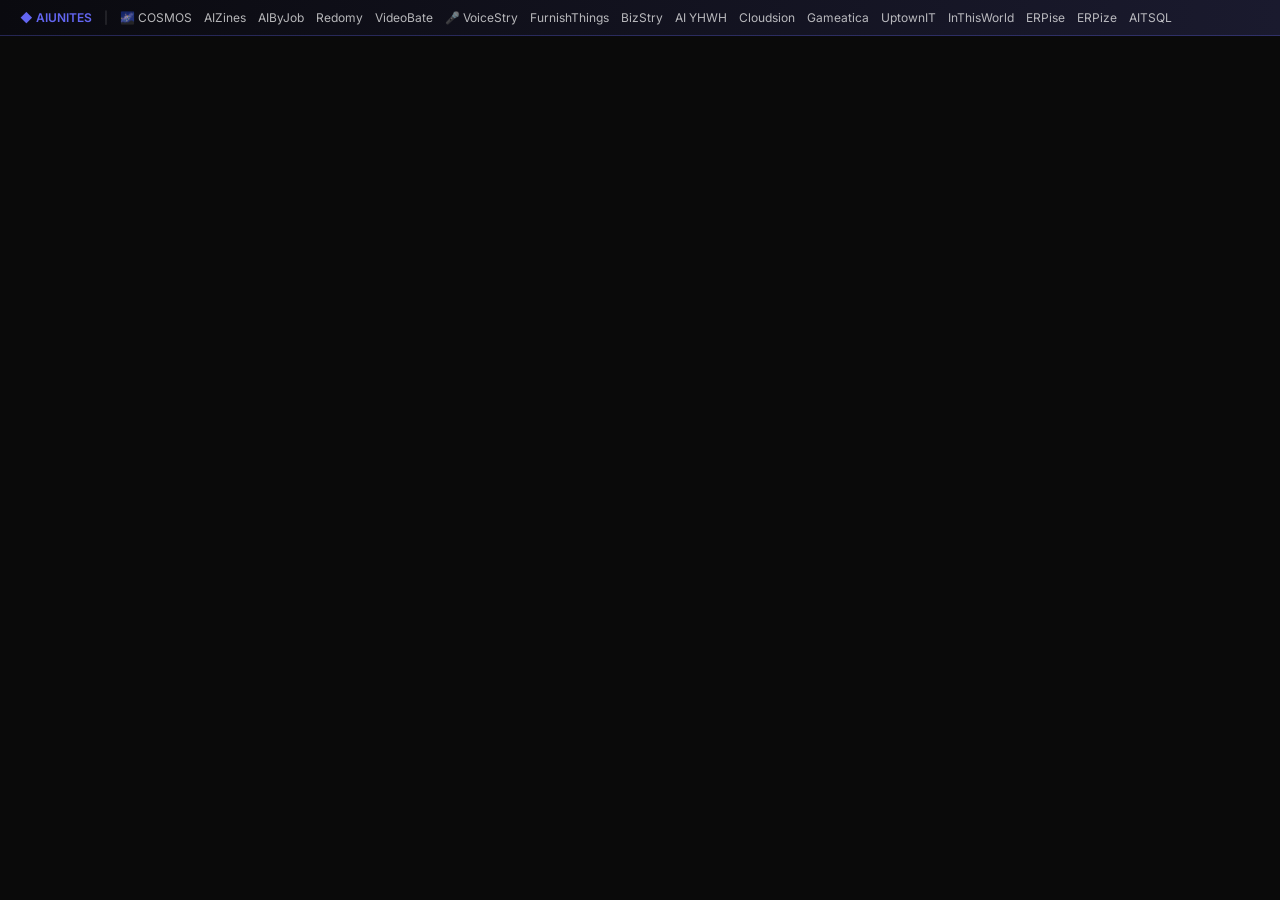
<file: press.html>
﻿<!DOCTYPE html>
<html lang="en">
<head>
  <meta charset="UTF-8">
  <meta name="viewport" content="width=device-width, initial-scale=1.0">
  <title>Press — MNN &amp; BodWave: A New Muscle Notation System | BodSpas</title>
  <meta name="description" content="Muscular Neuro Notation (MNN) may be the first symbolic notation system for muscle training. To our knowledge, no existing gym language maps muscles to nerves. MNN changes that — for bodybuilding, rehab, virtual worlds, and AI.">
  <meta name="keywords" content="MNN, muscular neuro notation, muscle notation, bodybuilding notation, muscle nerve map, BodWave, virtual avatar muscles, game character animation, neuromuscular simulation, mind muscle connection, EMG notation">
  <meta name="author" content="BodSpas / AIUNITES">
  <meta property="og:title" content="Press — MNN: A New Muscle Notation System">
  <meta property="og:description" content="Bodybuilders have sets, reps, and RPE. No one has had a notation system that maps muscles to nerves. Until MNN.">
  <meta property="og:type" content="article">
  <link rel="icon" href="data:image/svg+xml,<svg xmlns='http://www.w3.org/2000/svg' viewBox='0 0 100 100'><text y='.9em' font-size='90'>💪</text></svg>">
  <link rel="preconnect" href="https://fonts.googleapis.com">
  <link href="https://fonts.googleapis.com/css2?family=Inter:wght@400;500;600;700;800;900&display=swap" rel="stylesheet">
  <link rel="stylesheet" href="css/style.css">
  <style>
    /* Press Page Styles */
    .navbar{position:sticky;top:0}
    .press-hero{padding:60px 20px 60px;text-align:center;background:radial-gradient(ellipse at 40% 20%,rgba(220,38,38,0.15) 0%,transparent 50%),radial-gradient(ellipse at 60% 80%,rgba(249,115,22,0.1) 0%,transparent 50%),var(--dark)}
    .press-hero h1{font-size:clamp(2.2rem,5vw,3.5rem);margin-bottom:15px;background:var(--gradient-text);-webkit-background-clip:text;-webkit-text-fill-color:transparent;background-clip:text}
    .press-hero-sub{font-size:1.15rem;color:var(--gray-light);max-width:700px;margin:0 auto;line-height:1.7}

    .press-content{max-width:920px;margin:0 auto;padding:0 20px 80px}
    .press-section{margin-bottom:60px;padding-top:40px}
    .press-section h2{font-size:1.7rem;margin-bottom:20px;color:var(--accent);display:flex;align-items:center;gap:15px}
    .press-section h2::before{content:"";width:5px;height:28px;background:var(--gradient);border-radius:3px;flex-shrink:0}
    .press-section h3{font-size:1.2rem;margin:25px 0 12px;color:var(--primary-light)}
    .press-section p{color:var(--gray-light);margin-bottom:16px;line-height:1.8}

    /* Press Meta */
    .press-meta{display:flex;gap:20px;align-items:center;margin-bottom:30px;flex-wrap:wrap}
    .press-badge{background:var(--gradient);color:#fff;padding:6px 16px;border-radius:20px;font-size:0.8rem;font-weight:700;letter-spacing:0.05em;text-transform:uppercase}
    .press-date{color:var(--gray);font-size:0.9rem}

    /* Comparison Table */
    .compare-table{width:100%;border-collapse:collapse;margin:25px 0;background:var(--dark-light);border-radius:var(--radius-lg);overflow:hidden}
    .compare-table th,.compare-table td{padding:16px 20px;text-align:left;border-bottom:1px solid var(--dark-border)}
    .compare-table th{background:rgba(220,38,38,0.15);color:var(--primary-light);font-weight:600;font-size:0.9rem}
    .compare-table tr:last-child td{border-bottom:none}
    .compare-table tr:hover{background:rgba(220,38,38,0.03)}
    .compare-table .method{color:var(--accent);font-weight:700}
    .compare-table .gap{color:var(--primary-light);font-weight:600}
    .compare-table .yes{color:#4ade80;font-weight:600}
    .compare-table .no{color:var(--gray)}

    /* Quote Block */
    .press-quote{background:var(--dark-lighter);border-radius:var(--radius);padding:25px 30px;margin:25px 0;border-left:4px solid var(--primary)}
    .press-quote p{color:var(--white);font-size:1.05rem;font-style:italic;margin-bottom:8px}
    .press-quote .attr{color:var(--gray);font-size:0.85rem;font-style:normal}

    /* Highlight Box */
    .highlight-box{background:linear-gradient(135deg,rgba(220,38,38,0.08),rgba(249,115,22,0.05));border:1px solid rgba(220,38,38,0.2);border-radius:var(--radius-lg);padding:30px;margin:25px 0}
    .highlight-box h3{color:var(--primary-light);margin-top:0}
    .highlight-box.virtual{border-color:rgba(99,102,241,0.3);background:linear-gradient(135deg,rgba(99,102,241,0.08),rgba(0,212,255,0.05))}
    .highlight-box.virtual h3{color:#818cf8}

    /* MNN Code Examples */
    .mnn-code{background:var(--dark-lighter);border-radius:10px;padding:20px 25px;margin:20px 0;font-family:'Courier New',monospace;font-size:0.95rem;border:1px solid rgba(255,255,255,0.08);color:var(--accent);line-height:1.9}
    .mnn-code .label{color:var(--gray-light);font-family:'Inter',sans-serif;font-size:0.85rem;display:block;margin-bottom:8px}
    .mnn-code .note{color:var(--gray);font-family:'Inter',sans-serif;font-size:0.82rem;margin-top:8px;display:block}

    /* Use Case Cards */
    .use-grid{display:grid;grid-template-columns:repeat(auto-fit,minmax(280px,1fr));gap:20px;margin:25px 0}
    .use-card{background:var(--dark-light);border-radius:var(--radius-lg);padding:25px;border:1px solid var(--dark-border);transition:var(--transition)}
    .use-card:hover{border-color:var(--primary);transform:translateY(-3px);box-shadow:0 8px 30px rgba(220,38,38,0.15)}
    .use-card .tag{font-size:0.75rem;font-weight:700;text-transform:uppercase;letter-spacing:0.1em;color:var(--primary-light);margin-bottom:8px}
    .use-card h4{font-size:1.05rem;font-weight:800;margin-bottom:8px}
    .use-card p{color:var(--gray-light);font-size:0.9rem;margin:0;line-height:1.7}

    /* Virtual World section specific */
    .vw-compare{display:grid;grid-template-columns:1fr 1fr;gap:20px;margin:25px 0}
    .vw-now,.vw-mnn{border-radius:var(--radius-lg);padding:25px;border:1px solid var(--dark-border)}
    .vw-now{background:rgba(115,115,115,0.08);border-color:rgba(115,115,115,0.2)}
    .vw-mnn{background:rgba(220,38,38,0.06);border-color:rgba(220,38,38,0.2)}
    .vw-now h4{color:var(--gray-light);font-size:1rem;margin-bottom:12px}
    .vw-mnn h4{color:var(--primary-light);font-size:1rem;margin-bottom:12px}
    .vw-now p,.vw-mnn p{font-size:0.9rem;color:var(--gray-light);margin-bottom:10px;line-height:1.7}
    .vw-now p:last-child,.vw-mnn p:last-child{margin-bottom:0}

    /* IP Notice */
    .ip-notice{background:var(--dark-lighter);border-radius:var(--radius);padding:20px 25px;border:1px solid var(--dark-border);font-size:0.85rem;color:var(--gray);line-height:1.7;margin:30px 0}
    .ip-notice strong{color:var(--gray-light)}

    /* Footer */
    .press-footer{background:var(--dark-light);padding:40px 20px;text-align:center;border-top:1px solid var(--dark-border)}
    .press-footer p{color:var(--gray-light);font-size:0.9rem}.press-footer a{color:var(--primary-light);text-decoration:none}

    @media(max-width:768px){
      .vw-compare{grid-template-columns:1fr}
      .use-grid{grid-template-columns:1fr}
    }
  </style>
<script async src="https://www.googletagmanager.com/gtag/js?id=G-VP15KRLV6P"></script><script>window.dataLayer=window.dataLayer||[];function gtag(){dataLayer.push(arguments);}gtag('js',new Date());gtag('config','G-VP15KRLV6P');</script><link rel="canonical" href="https://bodspas.com/press.html"><meta property="og:image" content="https://bodspas.com/images/og-image.png"><meta property="og:image:width" content="1200"><meta property="og:image:height" content="630"><script type="application/ld+json">{"@context":"https://schema.org","@type":"WebSite","name":"BodSpas","description":"BodSpas provides muscle building and fitness training programs for men. Build your best body with progressive training, recovery techniques, and expert guidance.","url":"https://bodspas.com/"}</script></head>
<body>
  <!-- AIUNITES Webring -->
  <style>.aiunites-bar{position:fixed;top:0;left:0;right:0;z-index:1100;background:linear-gradient(90deg,#0a0a0f,#1a1a2e);border-bottom:1px solid rgba(99,102,241,.3);padding:8px 0;font-size:12px}.aiunites-bar-content{max-width:1400px;margin:0 auto;padding:0 20px;display:flex;align-items:center;gap:12px;overflow-x:auto;scrollbar-width:none}.aiunites-bar-content::-webkit-scrollbar{display:none}.aiunites-bar a{color:rgba(255,255,255,.7);text-decoration:none;white-space:nowrap;transition:color .2s}.aiunites-bar a:hover{color:#fff}.aiunites-bar-brand{color:#6366f1!important;font-weight:600}.aiunites-bar-brand:hover{color:#818cf8!important}.aiunites-bar-active{color:#fff!important;text-decoration:underline;text-underline-offset:3px}.aiunites-bar-divider{color:rgba(255,255,255,.2)}.wb-arrow{display:none;position:fixed;top:0;width:36px;height:33px;align-items:center;justify-content:center;cursor:pointer;z-index:1102;border:none;padding:0;font-size:16px;line-height:1;color:rgba(255,255,255,.8);transition:color .2s,opacity .2s}.wb-arrow:hover{color:#fff}.wb-left{left:0;background:linear-gradient(90deg,#0d0d1a 55%,transparent)}.wb-right{right:0;background:linear-gradient(270deg,#0d0d1a 55%,transparent)}@media (hover:hover) and (pointer:fine){.wb-arrow{display:flex}}body{padding-top:38px!important}.nav,.site-nav,.main-nav,.landing-nav,.top-nav,nav[class*="nav"]{top:38px!important}</style>
<button class="wb-arrow wb-left" id="wb-left" aria-label="Scroll webring left">&#8249;</button>
<div class="aiunites-bar"><div class="aiunites-bar-content" id="wb-content"><a href="https://aiunites.github.io/aiunites-site/" class="aiunites-bar-brand">&#9670; AIUNITES</a><span class="aiunites-bar-divider">|</span></div></div>
<button class="wb-arrow wb-right" id="wb-right" aria-label="Scroll webring right">&#8250;</button>
<script>(function(){var IS_LOCAL=location.protocol==='file:'||location.hostname==='localhost'||location.hostname==='127.0.0.1';var BASE=IS_LOCAL?'/':'https://aiunites.github.io/';var JSON_URL=IS_LOCAL?'/aiunites-site/data/webring.json':'https://aiunites.github.io/aiunites-site/data/webring.json';var c=document.getElementById('wb-content'),l=document.getElementById('wb-left'),r=document.getElementById('wb-right');function buildBar(sites){sites.forEach(function(s){var a=document.createElement('a');a.href=(IS_LOCAL?BASE+s.repo+'/index.html':BASE+s.repo+'/');a.textContent=s.name;if(location.pathname.indexOf(s.repo)!==-1)a.className='aiunites-bar-active';c.appendChild(a);});setupArrows();}function setupArrows(){if(!c||!l||!r)return;function upd(){var atL=c.scrollLeft<8,atR=c.scrollLeft>=c.scrollWidth-c.clientWidth-8;l.style.opacity=atL?'0':'1';l.style.pointerEvents=atL?'none':'auto';r.style.opacity=atR?'0':'1';r.style.pointerEvents=atR?'none':'auto';}l.onclick=function(){c.scrollBy({left:-220,behavior:'smooth'});};r.onclick=function(){c.scrollBy({left:220,behavior:'smooth'});};c.addEventListener('scroll',upd,{passive:true});upd();}var FB=[{name:'\uD83C\uDF0C COSMOS',repo:'cosmostheopera-site'},{name:'AIZines',repo:'aizines-app'},{name:'AIByJob',repo:'aibyjob-demo'},{name:'Redomy',repo:'redomy-demo'},{name:'VideoBate',repo:'videobate-site'},{name:'\uD83C\uDFA4 VoiceStry',repo:'voicestry-site'},{name:'FurnishThings',repo:'furnishthings-site'},{name:'BizStry',repo:'bizstry-site'},{name:'AI YHWH',repo:'aiyhwh-site'},{name:'Cloudsion',repo:'cloudsion-site'},{name:'Gameatica',repo:'gameatica-site'},{name:'UptownIT',repo:'uptownit-site'},{name:'InThisWorld',repo:'inthisworld-site'},{name:'ERPise',repo:'erpise-site'},{name:'ERPize',repo:'erpize-site'},{name:'AITSQL',repo:'aitsql-site'}];fetch(JSON_URL).then(function(r){return r.json();}).then(buildBar).catch(function(){buildBar(FB);});})()</script>
</body>
</html>
</file>
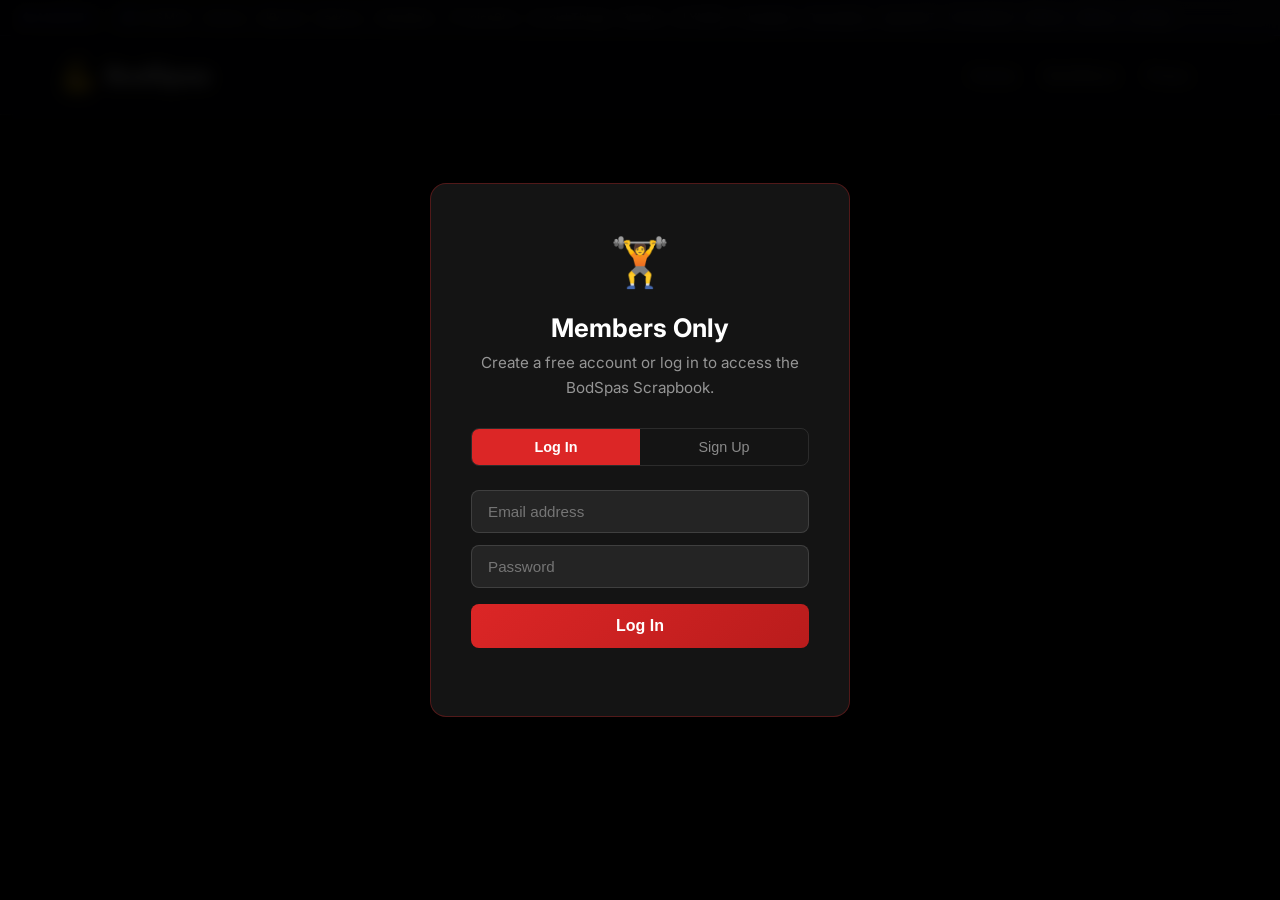
<file: scrapbook.html>
﻿<!DOCTYPE html>
<html lang="en">
<head>
  <meta charset="UTF-8">
  
  <!-- Google Analytics 4 -->
  <script async src="https://www.googletagmanager.com/gtag/js?id=G-VP15KRLV6P"></script>
  <script>
    window.dataLayer = window.dataLayer || [];
    function gtag(){dataLayer.push(arguments);}
    gtag('js', new Date());
    gtag('config', 'G-VP15KRLV6P');
  </script>
  
  <meta name="viewport" content="width=device-width, initial-scale=1.0">
  <title>Scrapbook | BodSpas - Fitness Inspiration</title>
  <meta name="description" content="Get inspired with our fitness gallery. See the results of dedicated training and proper nutrition.">
  
  <link rel="preconnect" href="https://fonts.googleapis.com">
  <link href="https://fonts.googleapis.com/css2?family=Inter:wght@400;500;600;700;800;900&display=swap" rel="stylesheet">
  <link rel="stylesheet" href="css/style.css">
  
  <style>
    /* Auth Gate */
    #auth-gate {
      position: fixed;
      inset: 0;
      z-index: 2000;
      background: rgba(0,0,0,0.92);
      display: flex;
      align-items: center;
      justify-content: center;
      backdrop-filter: blur(8px);
    }
    .auth-gate-card {
      background: var(--dark-light, #1a1a2e);
      border: 1px solid rgba(220,38,38,0.3);
      border-radius: 16px;
      padding: 40px;
      width: 100%;
      max-width: 420px;
      text-align: center;
      box-shadow: 0 20px 60px rgba(0,0,0,0.5);
    }
    .auth-gate-card .gate-icon {
      font-size: 3rem;
      margin-bottom: 12px;
    }
    .auth-gate-card h2 {
      font-size: 1.6rem;
      margin-bottom: 8px;
      color: #fff;
    }
    .auth-gate-card p {
      color: rgba(255,255,255,0.55);
      margin-bottom: 28px;
      font-size: 0.95rem;
    }
    .auth-tabs {
      display: flex;
      gap: 0;
      margin-bottom: 24px;
      border-radius: 8px;
      overflow: hidden;
      border: 1px solid rgba(255,255,255,0.1);
    }
    .auth-tab {
      flex: 1;
      padding: 10px;
      background: transparent;
      border: none;
      color: rgba(255,255,255,0.5);
      cursor: pointer;
      font-size: 0.9rem;
      transition: all 0.2s;
    }
    .auth-tab.active {
      background: #dc2626;
      color: #fff;
      font-weight: 600;
    }
    .auth-form { display: none; }
    .auth-form.active { display: block; }
    .auth-form input {
      width: 100%;
      padding: 12px 16px;
      background: rgba(255,255,255,0.07);
      border: 1px solid rgba(255,255,255,0.12);
      border-radius: 8px;
      color: #fff;
      font-size: 0.95rem;
      margin-bottom: 12px;
      box-sizing: border-box;
      outline: none;
      transition: border-color 0.2s;
    }
    .auth-form input:focus { border-color: #dc2626; }
    .auth-submit {
      width: 100%;
      padding: 13px;
      background: linear-gradient(135deg, #dc2626, #b91c1c);
      border: none;
      border-radius: 8px;
      color: #fff;
      font-size: 1rem;
      font-weight: 700;
      cursor: pointer;
      transition: opacity 0.2s;
      margin-top: 4px;
    }
    .auth-submit:hover { opacity: 0.9; }
    .auth-error {
      color: #f87171;
      font-size: 0.85rem;
      margin-top: 8px;
      min-height: 20px;
    }
    .auth-gate-card .demo-btn {
      margin-top: 16px;
      background: transparent;
      border: 1px solid rgba(255,255,255,0.15);
      border-radius: 8px;
      color: rgba(255,255,255,0.5);
      padding: 10px;
      width: 100%;
      cursor: pointer;
      font-size: 0.85rem;
      transition: all 0.2s;
    }
    .auth-gate-card .demo-btn:hover {
      border-color: rgba(255,255,255,0.3);
      color: rgba(255,255,255,0.8);
    }

    /* Gallery Page Styles */
    #gallery-content { display: none; }
    #gallery-content.visible { display: block; }

    /* Nav user dropdown */
    .nav-user{display:flex;align-items:center;gap:8px;cursor:pointer;position:relative}
    .nav-avatar{width:32px;height:32px;border-radius:50%;background:linear-gradient(135deg,#dc2626,#f97316);display:flex;align-items:center;justify-content:center;font-weight:800;font-size:.8rem;color:#fff;flex-shrink:0}
    .nav-username{font-size:.85rem;font-weight:600;color:rgba(255,255,255,.7)}
    .nav-dropdown{position:absolute;top:42px;right:0;background:#1f1f1f;border:1px solid #2a2a2a;border-radius:10px;padding:6px;min-width:180px;display:none;z-index:200;box-shadow:0 10px 30px rgba(0,0,0,.5)}
    .nav-dropdown.show{display:block}
    .nav-dropdown a,.nav-dropdown button{display:block;width:100%;padding:9px 14px;background:none;border:none;color:rgba(255,255,255,.65);font-family:inherit;font-size:.85rem;text-align:left;text-decoration:none;border-radius:6px;cursor:pointer;transition:all .2s;box-sizing:border-box}
    .nav-dropdown a:hover,.nav-dropdown button:hover{background:#141414;color:#fff}
    .nav-dropdown .drop-divider{height:1px;background:#2a2a2a;margin:4px 0}

    /* Gallery Page Styles */
    .gallery-page {
      padding: 120px 0 80px;
      min-height: 100vh;
    }
    
    /* Slideshow Container */
    .slideshow-container {
      position: relative;
      max-width: 900px;
      margin: 0 auto 60px;
      border-radius: var(--radius-lg);
      overflow: hidden;
      box-shadow: 0 20px 60px rgba(0, 0, 0, 0.5);
    }
    
    .slide {
      display: none;
      position: relative;
    }
    
    .slide.active {
      display: block;
      animation: fadeIn 0.5s ease;
    }
    
    @keyframes fadeIn {
      from { opacity: 0; }
      to { opacity: 1; }
    }
    
    .slide img {
      width: 100%;
      height: 500px;
      object-fit: cover;
      display: block;
    }
    
    .slide-caption {
      position: absolute;
      bottom: 0;
      left: 0;
      right: 0;
      padding: 30px;
      background: linear-gradient(transparent, rgba(0,0,0,0.8));
      color: white;
    }
    
    .slide-caption h3 {
      margin-bottom: 5px;
    }
    
    .slide-caption p {
      color: var(--gray-light);
      font-size: 0.9rem;
    }
    
    /* Slideshow Controls */
    .slideshow-controls {
      display: flex;
      justify-content: center;
      align-items: center;
      gap: 20px;
      margin-bottom: 20px;
    }
    
    .slide-btn {
      width: 50px;
      height: 50px;
      border-radius: 50%;
      border: 2px solid var(--dark-border);
      background: var(--dark-light);
      color: white;
      font-size: 1.2rem;
      cursor: pointer;
      transition: var(--transition);
      display: flex;
      align-items: center;
      justify-content: center;
    }
    
    .slide-btn:hover {
      border-color: var(--primary);
      background: rgba(220, 38, 38, 0.1);
    }
    
    .play-pause-btn {
      width: 60px;
      height: 60px;
      background: var(--gradient);
      border: none;
    }
    
    .play-pause-btn:hover {
      transform: scale(1.05);
      box-shadow: var(--shadow-glow);
    }
    
    /* Progress Bar */
    .slide-progress {
      width: 100%;
      height: 4px;
      background: var(--dark-border);
      border-radius: 2px;
      overflow: hidden;
      margin-bottom: 30px;
      max-width: 900px;
      margin-left: auto;
      margin-right: auto;
    }
    
    .slide-progress-bar {
      height: 100%;
      background: var(--gradient);
      width: 0%;
      transition: width 0.1s linear;
    }
    
    /* Dots */
    .slide-dots {
      display: flex;
      justify-content: center;
      gap: 10px;
      margin-bottom: 60px;
    }
    
    .dot {
      width: 12px;
      height: 12px;
      border-radius: 50%;
      background: var(--dark-border);
      cursor: pointer;
      transition: var(--transition);
    }
    
    .dot:hover {
      background: var(--gray);
    }
    
    .dot.active {
      background: var(--primary);
      box-shadow: 0 0 10px rgba(220, 38, 38, 0.5);
    }
    
    /* Thumbnail Grid */
    .thumbnail-grid {
      display: grid;
      grid-template-columns: repeat(auto-fill, minmax(200px, 1fr));
      gap: 15px;
      margin-top: 40px;
    }
    
    .thumbnail {
      aspect-ratio: 1;
      border-radius: var(--radius);
      overflow: hidden;
      cursor: pointer;
      border: 2px solid transparent;
      transition: var(--transition);
    }
    
    .thumbnail:hover {
      border-color: var(--primary);
      transform: scale(1.02);
    }
    
    .thumbnail.active {
      border-color: var(--primary);
      box-shadow: 0 0 20px rgba(220, 38, 38, 0.3);
    }
    
    .thumbnail img {
      width: 100%;
      height: 100%;
      object-fit: cover;
    }
    
    /* Stats */
    .gallery-stats {
      display: flex;
      justify-content: center;
      gap: 40px;
      margin-bottom: 40px;
      flex-wrap: wrap;
    }
    
    .gallery-stat {
      text-align: center;
    }
    
    .gallery-stat-number {
      font-size: 2rem;
      font-weight: 800;
      background: var(--gradient-text);
      -webkit-background-clip: text;
      -webkit-text-fill-color: transparent;
      background-clip: text;
    }
    
    .gallery-stat-label {
      color: var(--gray);
      font-size: 0.9rem;
    }
    
    @media (max-width: 768px) {
      .slide img {
        height: 350px;
      }
      
      .slideshow-controls {
        gap: 15px;
      }
      
      .slide-btn {
        width: 44px;
        height: 44px;
      }
      
      .play-pause-btn {
        width: 54px;
        height: 54px;
      }
    }
  </style>
<link rel="canonical" href="https://bodspas.com/scrapbook.html"><meta property="og:image" content="https://bodspas.com/images/og-image.png"><meta property="og:image:width" content="1200"><meta property="og:image:height" content="630"><script type="application/ld+json">{"@context":"https://schema.org","@type":"WebSite","name":"BodSpas","description":"BodSpas provides muscle building and fitness training programs for men. Build your best body with progressive training, recovery techniques, and expert guidance.","url":"https://bodspas.com/"}</script></head>
<body>
  <!-- AIUNITES Webring -->
  <style>.aiunites-bar{position:fixed;top:0;left:0;right:0;z-index:1100;background:linear-gradient(90deg,#0a0a0f,#1a1a2e);border-bottom:1px solid rgba(99,102,241,.3);padding:8px 0;font-size:12px}.aiunites-bar-content{max-width:1400px;margin:0 auto;padding:0 20px;display:flex;align-items:center;gap:12px;overflow-x:auto;scrollbar-width:none}.aiunites-bar-content::-webkit-scrollbar{display:none}.aiunites-bar a{color:rgba(255,255,255,.7);text-decoration:none;white-space:nowrap;transition:color .2s}.aiunites-bar a:hover{color:#fff}.aiunites-bar-brand{color:#6366f1!important;font-weight:600}.aiunites-bar-brand:hover{color:#818cf8!important}.aiunites-bar-active{color:#fff!important;text-decoration:underline;text-underline-offset:3px}.aiunites-bar-divider{color:rgba(255,255,255,.2)}.wb-arrow{display:none;position:fixed;top:0;width:36px;height:33px;align-items:center;justify-content:center;cursor:pointer;z-index:1102;border:none;padding:0;font-size:16px;line-height:1;color:rgba(255,255,255,.8);transition:color .2s,opacity .2s}.wb-arrow:hover{color:#fff}.wb-left{left:0;background:linear-gradient(90deg,#0d0d1a 55%,transparent)}.wb-right{right:0;background:linear-gradient(270deg,#0d0d1a 55%,transparent)}@media (hover:hover) and (pointer:fine){.wb-arrow{display:flex}}body{padding-top:38px!important}.nav,.site-nav,.main-nav,.landing-nav,.top-nav,nav[class*="nav"]{top:38px!important}</style>
<button class="wb-arrow wb-left" id="wb-left" aria-label="Scroll webring left">&#8249;</button>
<div class="aiunites-bar"><div class="aiunites-bar-content" id="wb-content"><a href="https://aiunites.github.io/aiunites-site/" class="aiunites-bar-brand">&#9670; AIUNITES</a><span class="aiunites-bar-divider">|</span></div></div>
<button class="wb-arrow wb-right" id="wb-right" aria-label="Scroll webring right">&#8250;</button>
<script>(function(){var IS_LOCAL=location.protocol==='file:'||location.hostname==='localhost'||location.hostname==='127.0.0.1';var BASE=IS_LOCAL?'/':'https://aiunites.github.io/';var JSON_URL=IS_LOCAL?'/aiunites-site/data/webring.json':'https://aiunites.github.io/aiunites-site/data/webring.json';var c=document.getElementById('wb-content'),l=document.getElementById('wb-left'),r=document.getElementById('wb-right');function buildBar(sites){sites.forEach(function(s){var a=document.createElement('a');a.href=(IS_LOCAL?BASE+s.repo+'/index.html':BASE+s.repo+'/');a.textContent=s.name;if(location.pathname.indexOf(s.repo)!==-1)a.className='aiunites-bar-active';c.appendChild(a);});setupArrows();}function setupArrows(){if(!c||!l||!r)return;function upd(){var atL=c.scrollLeft<8,atR=c.scrollLeft>=c.scrollWidth-c.clientWidth-8;l.style.opacity=atL?'0':'1';l.style.pointerEvents=atL?'none':'auto';r.style.opacity=atR?'0':'1';r.style.pointerEvents=atR?'none':'auto';}l.onclick=function(){c.scrollBy({left:-220,behavior:'smooth'});};r.onclick=function(){c.scrollBy({left:220,behavior:'smooth'});};c.addEventListener('scroll',upd,{passive:true});upd();}var FB=[{name:'\uD83C\uDF0C COSMOS',repo:'cosmostheopera-site'},{name:'AIZines',repo:'aizines-app'},{name:'AIByJob',repo:'aibyjob-demo'},{name:'Redomy',repo:'redomy-demo'},{name:'VideoBate',repo:'videobate-site'},{name:'\uD83C\uDFA4 VoiceStry',repo:'voicestry-site'},{name:'FurnishThings',repo:'furnishthings-site'},{name:'BizStry',repo:'bizstry-site'},{name:'AI YHWH',repo:'aiyhwh-site'},{name:'Cloudsion',repo:'cloudsion-site'},{name:'Gameatica',repo:'gameatica-site'},{name:'UptownIT',repo:'uptownit-site'},{name:'InThisWorld',repo:'inthisworld-site'},{name:'ERPise',repo:'erpise-site'},{name:'ERPize',repo:'erpize-site'},{name:'AITSQL',repo:'aitsql-site'}];fetch(JSON_URL).then(function(r){return r.json();}).then(buildBar).catch(function(){buildBar(FB);});})()</script>

  <!-- Navigation -->
  <nav class="navbar">
    <div class="container nav-container">
      <a href="index.html" class="logo">
        <span class="logo-icon">💪</span>
        <span class="logo-text">BodSpas</span>
      </a>
      <div class="nav-links" id="navLinks">
        <a href="index.html">Home</a>
        <a href="bodwave.html">BodWave</a>
        <a href="press.html">Press</a>
        <span id="navAuth"></span>
      </div>
      <button class="mobile-toggle" id="mobileToggle" aria-label="Toggle menu">
        <span></span>
        <span></span>
        <span></span>
      </button>
    </div>
  </nav>

  <!-- Auth Gate Overlay -->
  <div id="auth-gate">
    <div class="auth-gate-card">
      <div class="gate-icon">🏋️</div>
      <h2>Members Only</h2>
      <p>Create a free account or log in to access the BodSpas Scrapbook.</p>
      <div class="auth-tabs">
        <button class="auth-tab active" onclick="switchTab('login')">Log In</button>
        <button class="auth-tab" onclick="switchTab('signup')">Sign Up</button>
      </div>
      <!-- Login Form -->
      <div class="auth-form active" id="login-form">
        <input type="email" id="login-email" placeholder="Email address" autocomplete="email">
        <input type="password" id="login-password" placeholder="Password">
        <button class="auth-submit" onclick="doLogin()">Log In</button>
        <div class="auth-error" id="login-error"></div>
      </div>
      <!-- Signup Form -->
      <div class="auth-form" id="signup-form">
        <input type="text" id="signup-name" placeholder="Your name">
        <input type="email" id="signup-email" placeholder="Email address" autocomplete="email">
        <input type="password" id="signup-password" placeholder="Create password">
        <button class="auth-submit" onclick="doSignup()">Create Account</button>
        <div class="auth-error" id="signup-error"></div>
      </div>

    </div>
  </div>

  <!-- Gallery Section -->
  <section class="gallery-page" id="gallery-content">
    <div class="container">
      <div class="section-header">
        <h1>Fitness <span class="gradient-text">Scrapbook</span></h1>
        <p>The wall. Sweat, reps, and results — documented.</p>
      </div>
      
      <!-- Stats -->
      <div class="gallery-stats">
        <div class="gallery-stat">
          <div class="gallery-stat-number">25</div>
          <div class="gallery-stat-label">Photos</div>
        </div>
        <div class="gallery-stat">
          <div class="gallery-stat-number" id="slideTimer">5s</div>
          <div class="gallery-stat-label">Per Slide</div>
        </div>
        <div class="gallery-stat">
          <div class="gallery-stat-number" id="currentSlide">1</div>
          <div class="gallery-stat-label">Current</div>
        </div>
      </div>
      
      <!-- Slideshow -->
      <div class="slideshow-container" id="slideshow">
        <div class="slide active">
          <img src="images/sport-6820867_1280.jpg" alt="Intense workout">
          <div class="slide-caption"><h3>Dedication</h3><p>Every rep counts towards your goal</p></div>
        </div>
        <div class="slide">
          <img src="images/man-5883500_1280.jpg" alt="Strength training">
          <div class="slide-caption"><h3>Foundation</h3><p>Build your base with compound movements</p></div>
        </div>
        <div class="slide">
          <img src="images/muscles-7877929_1280.jpg" alt="Muscle definition">
          <div class="slide-caption"><h3>Hypertrophy</h3><p>Maximize muscle growth with volume</p></div>
        </div>
        <div class="slide">
          <img src="images/abs-6349095_1280.jpg" alt="Defined abs">
          <div class="slide-caption"><h3>Definition</h3><p>Abs are made in the kitchen</p></div>
        </div>
        <div class="slide">
          <img src="images/athlete-6232790_1280.jpg" alt="Athletic physique">
          <div class="slide-caption"><h3>Athletic</h3><p>Performance meets aesthetics</p></div>
        </div>
        <div class="slide">
          <img src="images/model-2842198_1280.jpg" alt="Fitness model">
          <div class="slide-caption"><h3>Discipline</h3><p>Consistency is the key to transformation</p></div>
        </div>
        <div class="slide">
          <img src="images/akram-huseyn-V-SkkqKbt7g-unsplash.jpg" alt="Gym motivation">
          <div class="slide-caption"><h3>Push Limits</h3><p>Growth happens outside your comfort zone</p></div>
        </div>
        <div class="slide">
          <img src="images/anastase-maragos-7kEpUPB8vNk-unsplash.jpg" alt="Weightlifting">
          <div class="slide-caption"><h3>Strength</h3><p>Heavy weights build dense muscle</p></div>
        </div>
        <div class="slide">
          <img src="images/karolis-milisauskas-eoVdk1z4ihI-unsplash.jpg" alt="Training hard">
          <div class="slide-caption"><h3>Focus</h3><p>Mind-muscle connection matters</p></div>
        </div>
        <div class="slide">
          <img src="images/siamak-C_mhSj7MI18-unsplash.jpg" alt="Fitness journey">
          <div class="slide-caption"><h3>Journey</h3><p>Every day is a chance to improve</p></div>
        </div>
        <div class="slide">
          <img src="images/sven-mieke-A5O3rCnIkg4-unsplash.jpg" alt="Gym life">
          <div class="slide-caption"><h3>Lifestyle</h3><p>Fitness is not a hobby, it's a way of life</p></div>
        </div>
        <div class="slide">
          <img src="images/man-1868632_1280.jpg" alt="Muscular physique">
          <div class="slide-caption"><h3>Physique</h3><p>Sculpt your best body</p></div>
        </div>
        <div class="slide">
          <img src="images/pexels-adenir-32816487.jpg" alt="Fitness">
          <div class="slide-caption"><h3>Power</h3><p>Unleash your potential</p></div>
        </div>
        <div class="slide">
          <img src="images/pexels-alexapopovich-14898412.jpg" alt="Training">
          <div class="slide-caption"><h3>Grind</h3><p>No shortcuts, just hard work</p></div>
        </div>
        <div class="slide">
          <img src="images/pexels-alexapopovich-14898419.jpg" alt="Workout">
          <div class="slide-caption"><h3>Perseverance</h3><p>Keep pushing forward</p></div>
        </div>
        <div class="slide">
          <img src="images/pexels-blanxybuilding-20400636.jpg" alt="Gym session">
          <div class="slide-caption"><h3>Gains</h3><p>Every session counts</p></div>
        </div>
        <div class="slide">
          <img src="images/pexels-david-lago-rodriguez-84330347-12966654.jpg" alt="Lifting">
          <div class="slide-caption"><h3>Iron</h3><p>The weights don't lie</p></div>
        </div>
        <div class="slide">
          <img src="images/pexels-fitness-underground-1907989105-28762686.jpg" alt="Underground gym">
          <div class="slide-caption"><h3>Raw</h3><p>Real gyms, real results</p></div>
        </div>
        <div class="slide">
          <img src="images/pexels-leonmart-1552106.jpg" alt="Strong physique">
          <div class="slide-caption"><h3>Strong</h3><p>Strength is earned</p></div>
        </div>
        <div class="slide">
          <img src="images/pexels-leonmart-2468344.jpg" alt="Muscular">
          <div class="slide-caption"><h3>Built</h3><p>Brick by brick</p></div>
        </div>
        <div class="slide">
          <img src="images/pexels-mike-jones-8875224.jpg" alt="Fitness journey">
          <div class="slide-caption"><h3>Transform</h3><p>Become who you're meant to be</p></div>
        </div>
        <div class="slide">
          <img src="images/pexels-mralpha-26222788.jpg" alt="Alpha physique">
          <div class="slide-caption"><h3>Elite</h3><p>Rise above the rest</p></div>
        </div>
        <div class="slide">
          <img src="images/pexels-niko-twisty-12895269.jpg" alt="Gym workout">
          <div class="slide-caption"><h3>Hustle</h3><p>Outwork everyone</p></div>
        </div>
        <div class="slide">
          <img src="images/pexels-shuvalova-natalia-415991090-18723748.jpg" alt="Training hard">
          <div class="slide-caption"><h3>Relentless</h3><p>Never settle for less</p></div>
        </div>
        <div class="slide">
          <img src="images/pexels-yogendras31-4384679.jpg" alt="Peak fitness">
          <div class="slide-caption"><h3>Peak</h3><p>Reach your summit</p></div>
        </div>
      </div>
      
      <!-- Progress Bar -->
      <div class="slide-progress">
        <div class="slide-progress-bar" id="progressBar"></div>
      </div>
      
      <!-- Controls -->
      <div class="slideshow-controls">
        <button class="slide-btn" id="prevBtn">◀</button>
        <button class="slide-btn play-pause-btn" id="playPauseBtn">❚❚</button>
        <button class="slide-btn" id="nextBtn">▶</button>
      </div>
      
      <!-- Dots -->
      <div class="slide-dots" id="slideDots"></div>
      
      <!-- Thumbnail Grid -->
      <h3 style="text-align: center; margin-bottom: 20px;">The Wall</h3>
      <div class="thumbnail-grid" id="thumbnailGrid"></div>
    </div>
  </section>

  <!-- Footer -->
  <footer class="footer" id="gallery-footer" style="display:none">
    <div class="container">
      <div class="footer-bottom" style="border-top: none; padding-top: 0;">
        <p>&copy; 2025 BodSpas. All rights reserved.</p>
        <p>Part of the <a href="https://aiunites.github.io/aiunites-site/" target="_blank">AIUNITES</a> network</p>
      </div>
    </div>
  </footer>

  <script>
    // ── Auth Gate — unified with log.html (bodspas_mnn_* keys) ────
    const MNN_USERS_KEY   = 'bodspas_mnn_users';
    const MNN_SESSION_KEY = 'bodspas_mnn_session';

    function getUsers() {
      try { return JSON.parse(localStorage.getItem(MNN_USERS_KEY)) || []; }
      catch(e) { return []; }
    }
    function saveUsers(users) {
      localStorage.setItem(MNN_USERS_KEY, JSON.stringify(users));
    }
    function setCurrentUser(user) {
      // Store session in the same format log.html uses
      localStorage.setItem(MNN_SESSION_KEY, JSON.stringify({ userId: user.id, username: user.username }));
    }
    function getCurrentUser() {
      try {
        const sess = JSON.parse(localStorage.getItem(MNN_SESSION_KEY));
        if (!sess) return null;
        const users = getUsers();
        return users.find(u => u.username === sess.username) || null;
      } catch(e) { return null; }
    }

    function switchTab(tab) {
      document.querySelectorAll('.auth-tab').forEach((t,i) => t.classList.toggle('active', (tab==='login'?i===0:i===1)));
      document.getElementById('login-form').classList.toggle('active', tab === 'login');
      document.getElementById('signup-form').classList.toggle('active', tab === 'signup');
    }

    function showGallery(user) {
      document.getElementById('auth-gate').style.display = 'none';
      document.getElementById('gallery-content').classList.add('visible');
      document.getElementById('gallery-footer').style.display = '';
      renderNav(user);
    }

    function renderNav(user) {
      const el = document.getElementById('navAuth');
      if (!el) return;
      if (user) {
        const initial = (user.name || user.email || '?')[0].toUpperCase();
        const displayName = user.name || user.email;
        el.innerHTML = `<div class="nav-user" id="navUserWrap" onclick="document.getElementById('navDrop').classList.toggle('show')">
          <span class="nav-username">${esc(displayName)}</span>
          <div class="nav-avatar">${initial}</div>
          <div class="nav-dropdown" id="navDrop">
            <a href="log.html">🏋️ Workout Log</a>
            <button onclick="doLogout()">🚪 Log Out</button>
          </div>
        </div>`;
      } else {
        el.innerHTML = '<a href="log.html" class="btn btn-primary btn-sm">Log In</a>';
      }
    }

    function esc(s) { const d = document.createElement('div'); d.textContent = s || ''; return d.innerHTML; }

    function doLogin() {
      // Accept username OR email in the email field
      const input = document.getElementById('login-email').value.trim().toLowerCase();
      const pass  = document.getElementById('login-password').value;
      const err   = document.getElementById('login-error');
      err.textContent = '';
      if (!input || !pass) { err.textContent = 'Please fill in all fields.'; return; }
      const users = getUsers();
      const user = users.find(u => (u.username === input || u.email === input) && u.password === pass);
      if (!user) { err.textContent = 'Incorrect username or password.'; return; }
      setCurrentUser(user);
      showGallery(user);
    }

    function doSignup() {
      const name  = document.getElementById('signup-name').value.trim();
      const email = document.getElementById('signup-email').value.trim().toLowerCase();
      const pass  = document.getElementById('signup-password').value;
      const err   = document.getElementById('signup-error');
      err.textContent = '';
      if (!name || !email || !pass) { err.textContent = 'Please fill in all fields.'; return; }
      if (pass.length < 4) { err.textContent = 'Password must be at least 4 characters.'; return; }
      const users = getUsers();
      const uname = email.includes('@') ? email.split('@')[0] : email;
      if (users.find(u => u.username === uname || u.email === email)) { err.textContent = 'Account already exists.'; return; }
      const user = { id: Date.now(), username: uname, name, email, password: pass, isDemo: false, created: new Date().toISOString() };
      users.push(user);
      saveUsers(users);
      setCurrentUser(user);
      showGallery(user);
    }

    function demoLogin() {
      const users = getUsers();
      let demo = users.find(u => u.username === 'demo');
      if (!demo) {
        demo = { id: 1, username: 'demo', name: 'Demo User', email: 'demo@bodspas.com', password: 'demo', isDemo: true, created: new Date().toISOString() };
        users.push(demo);
        saveUsers(users);
      }
      setCurrentUser(demo);
      showGallery(demo);
    }

    function doLogout() {
      localStorage.removeItem(MNN_SESSION_KEY);
      renderNav(null);
      document.getElementById('gallery-content').classList.remove('visible');
      document.getElementById('gallery-footer').style.display = 'none';
      document.getElementById('auth-gate').style.display = 'flex';
    }

    // Seed default admin using MNN user format
    (function() {
      const users = getUsers();
      if (!users.find(u => u.username === 'admin')) {
        users.push({ id: Date.now(), username: 'admin', name: 'Admin', email: 'admin', password: 'admin123', isAdmin: true, isDemo: false, created: new Date().toISOString() });
        saveUsers(users);
      }
    })();

    // Check on load — single auth system now, no bridge needed
    (function() {
      const user = getCurrentUser();
      if (user && !user.isDemo) showGallery(user);
    })();

    // Close nav dropdown on outside click
    document.addEventListener('click', e => {
      if (!e.target.closest('#navUserWrap')) {
        const d = document.getElementById('navDrop');
        if (d) d.classList.remove('show');
      }
    });

    // ── Mobile menu ────────────────────────────────────────────────
    const mobileToggle = document.getElementById('mobileToggle');
    const navLinks = document.getElementById('navLinks');
    
    mobileToggle.addEventListener('click', () => {
      navLinks.classList.toggle('active');
      mobileToggle.classList.toggle('active');
    });

    // Slideshow
    const slides = document.querySelectorAll('.slide');
    const dotsContainer = document.getElementById('slideDots');
    const thumbnailGrid = document.getElementById('thumbnailGrid');
    const progressBar = document.getElementById('progressBar');
    const playPauseBtn = document.getElementById('playPauseBtn');
    const prevBtn = document.getElementById('prevBtn');
    const nextBtn = document.getElementById('nextBtn');
    const currentSlideDisplay = document.getElementById('currentSlide');
    
    let currentIndex = 0;
    let isPlaying = true;
    let slideInterval;
    let progressInterval;
    const slideDuration = 5000; // 5 seconds
    
    // Create dots and thumbnails
    slides.forEach((slide, index) => {
      // Dots
      const dot = document.createElement('div');
      dot.className = 'dot' + (index === 0 ? ' active' : '');
      dot.addEventListener('click', () => goToSlide(index));
      dotsContainer.appendChild(dot);
      
      // Thumbnails
      const thumb = document.createElement('div');
      thumb.className = 'thumbnail' + (index === 0 ? ' active' : '');
      const img = slide.querySelector('img').cloneNode();
      thumb.appendChild(img);
      thumb.addEventListener('click', () => goToSlide(index));
      thumbnailGrid.appendChild(thumb);
    });
    
    const dots = document.querySelectorAll('.dot');
    const thumbnails = document.querySelectorAll('.thumbnail');
    
    function updateSlide() {
      slides.forEach((slide, index) => {
        slide.classList.remove('active');
        dots[index].classList.remove('active');
        thumbnails[index].classList.remove('active');
      });
      
      slides[currentIndex].classList.add('active');
      dots[currentIndex].classList.add('active');
      thumbnails[currentIndex].classList.add('active');
      currentSlideDisplay.textContent = currentIndex + 1;
    }
    
    function nextSlide() {
      currentIndex = (currentIndex + 1) % slides.length;
      updateSlide();
      resetProgress();
    }
    
    function prevSlide() {
      currentIndex = (currentIndex - 1 + slides.length) % slides.length;
      updateSlide();
      resetProgress();
    }
    
    function goToSlide(index) {
      currentIndex = index;
      updateSlide();
      resetProgress();
    }
    
    function resetProgress() {
      progressBar.style.width = '0%';
      if (isPlaying) {
        startProgress();
      }
    }
    
    function startProgress() {
      let progress = 0;
      clearInterval(progressInterval);
      progressInterval = setInterval(() => {
        progress += 100 / (slideDuration / 100);
        progressBar.style.width = progress + '%';
        if (progress >= 100) {
          clearInterval(progressInterval);
        }
      }, 100);
    }
    
    function startSlideshow() {
      clearInterval(slideInterval);
      slideInterval = setInterval(nextSlide, slideDuration);
      startProgress();
    }
    
    function stopSlideshow() {
      clearInterval(slideInterval);
      clearInterval(progressInterval);
    }
    
    function togglePlayPause() {
      isPlaying = !isPlaying;
      playPauseBtn.textContent = isPlaying ? '❚❚' : '▶';
      
      if (isPlaying) {
        startSlideshow();
      } else {
        stopSlideshow();
      }
    }
    
    // Event listeners
    playPauseBtn.addEventListener('click', togglePlayPause);
    prevBtn.addEventListener('click', () => {
      prevSlide();
      if (isPlaying) startSlideshow();
    });
    nextBtn.addEventListener('click', () => {
      nextSlide();
      if (isPlaying) startSlideshow();
    });
    
    // Keyboard controls
    document.addEventListener('keydown', (e) => {
      if (e.key === 'ArrowLeft') {
        prevSlide();
        if (isPlaying) startSlideshow();
      } else if (e.key === 'ArrowRight') {
        nextSlide();
        if (isPlaying) startSlideshow();
      } else if (e.key === ' ') {
        e.preventDefault();
        togglePlayPause();
      }
    });
    
    // Auto-start slideshow
    startSlideshow();
  </script>
</body>
</html>
</file>
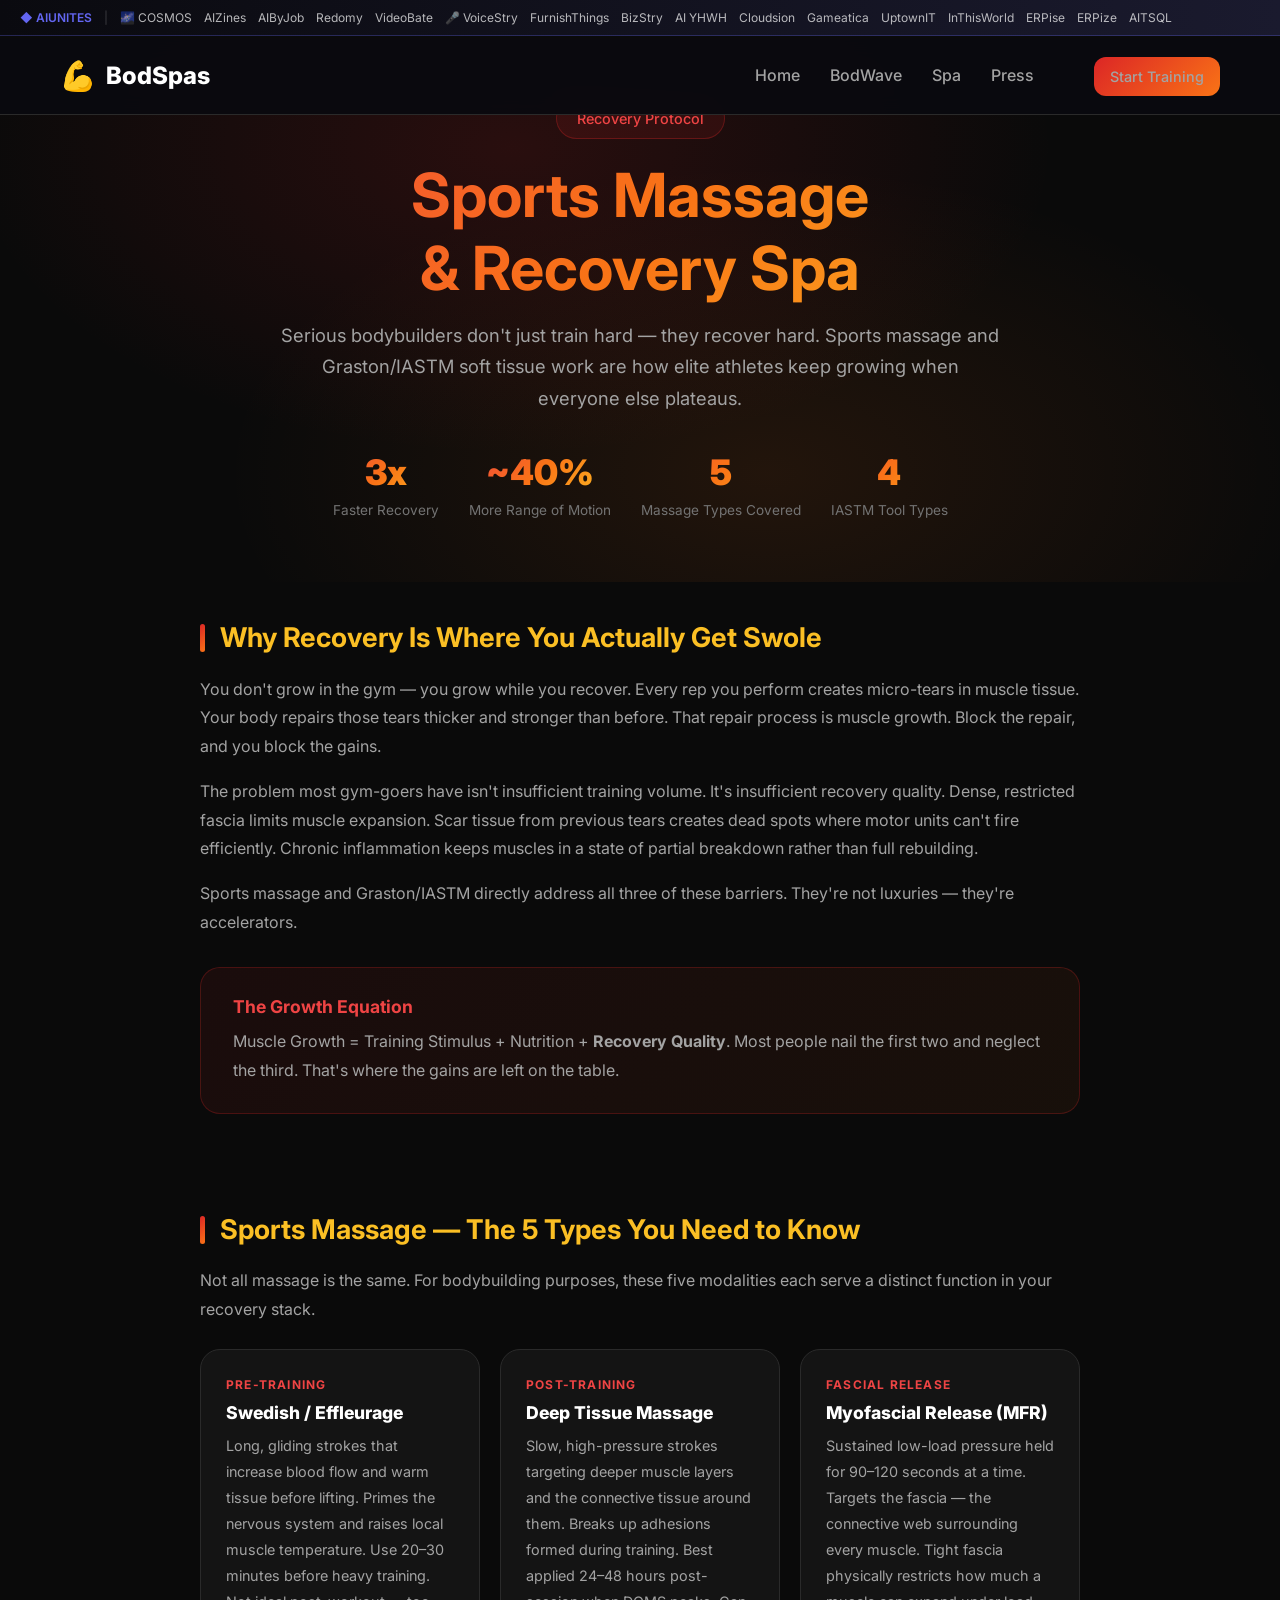
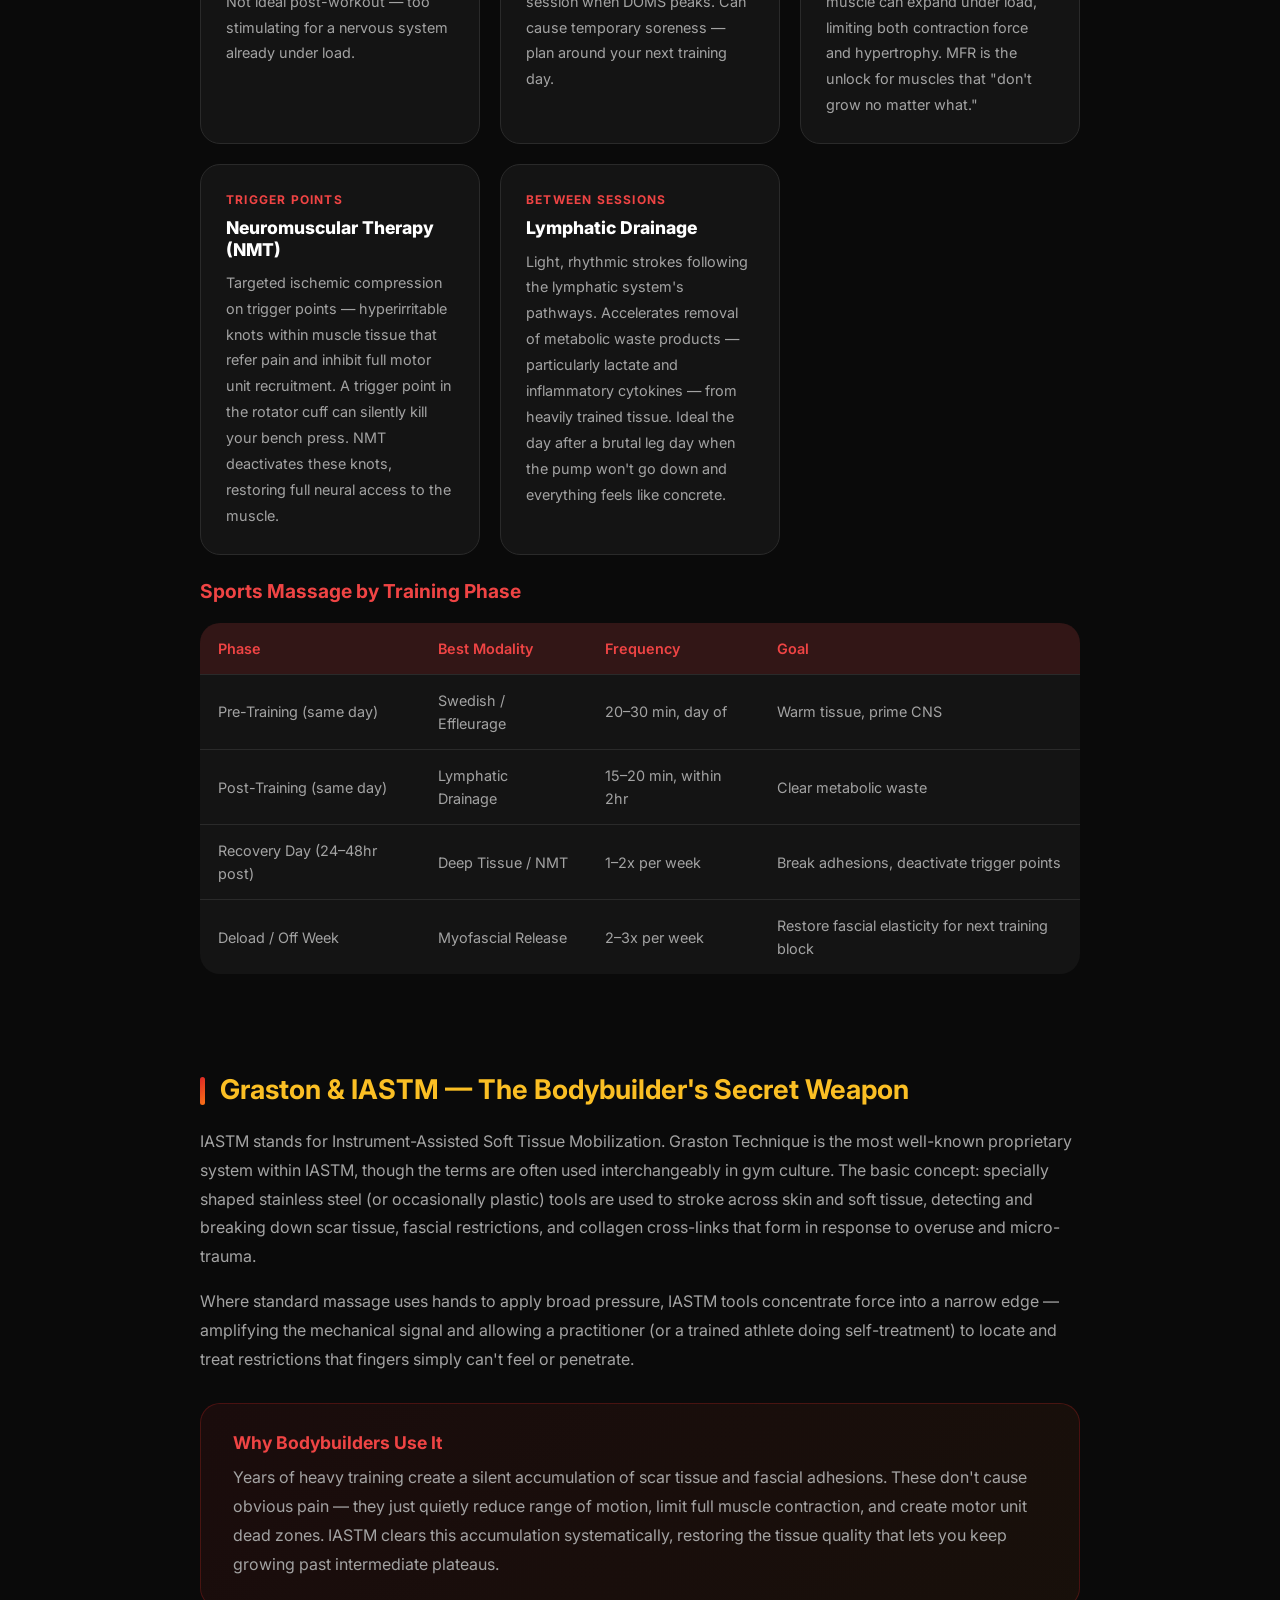
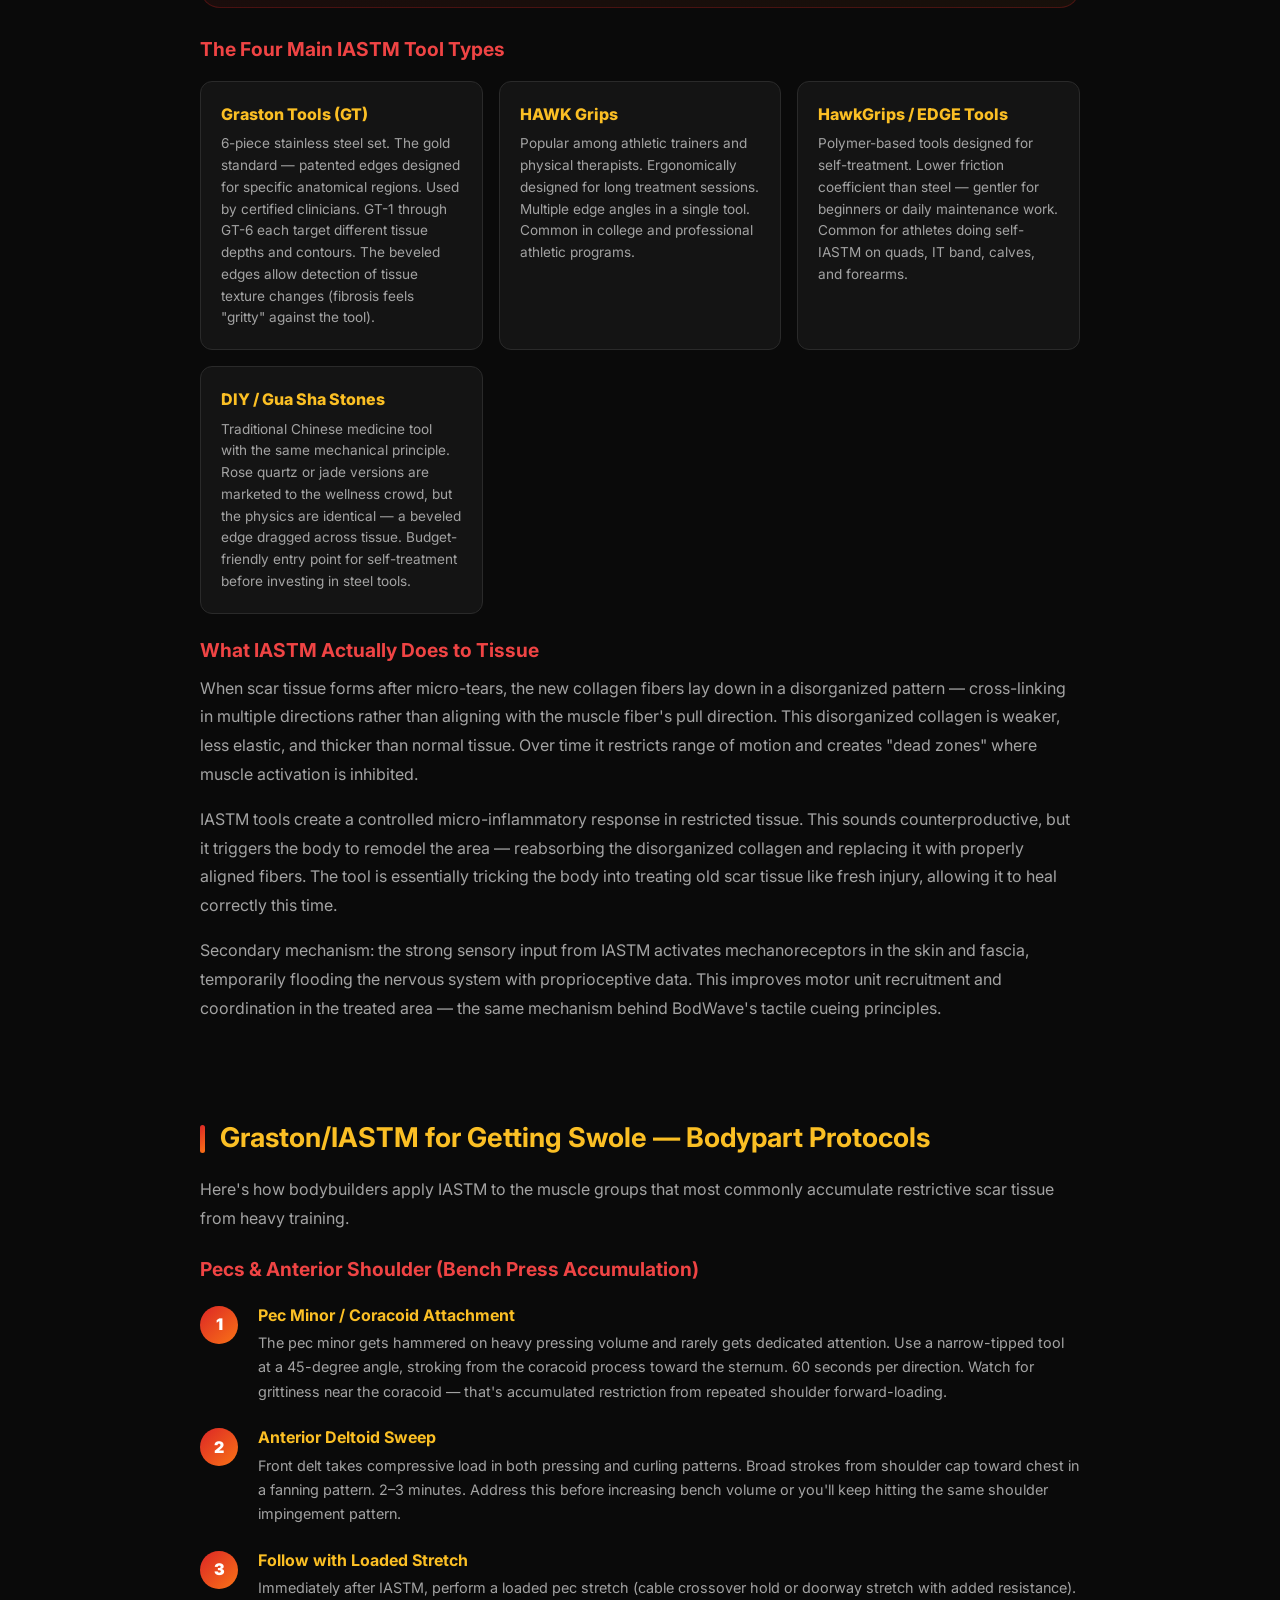
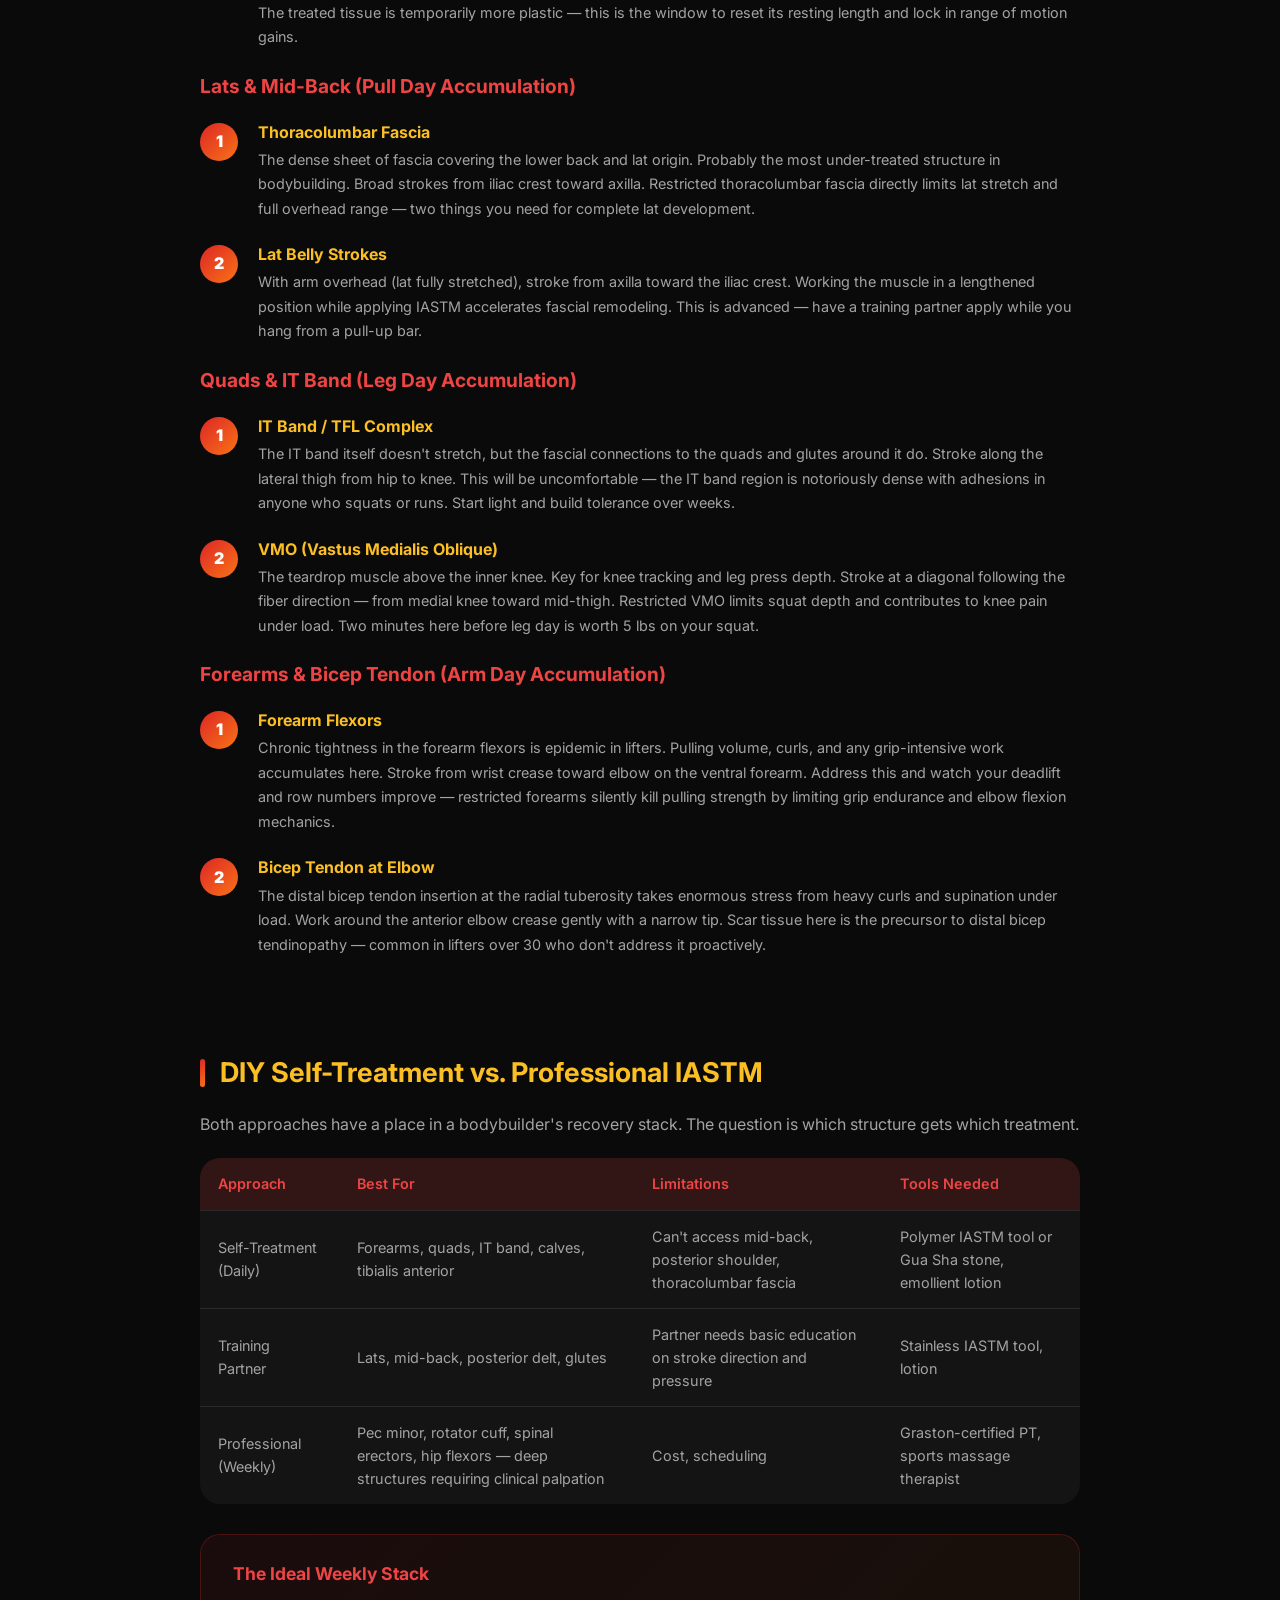
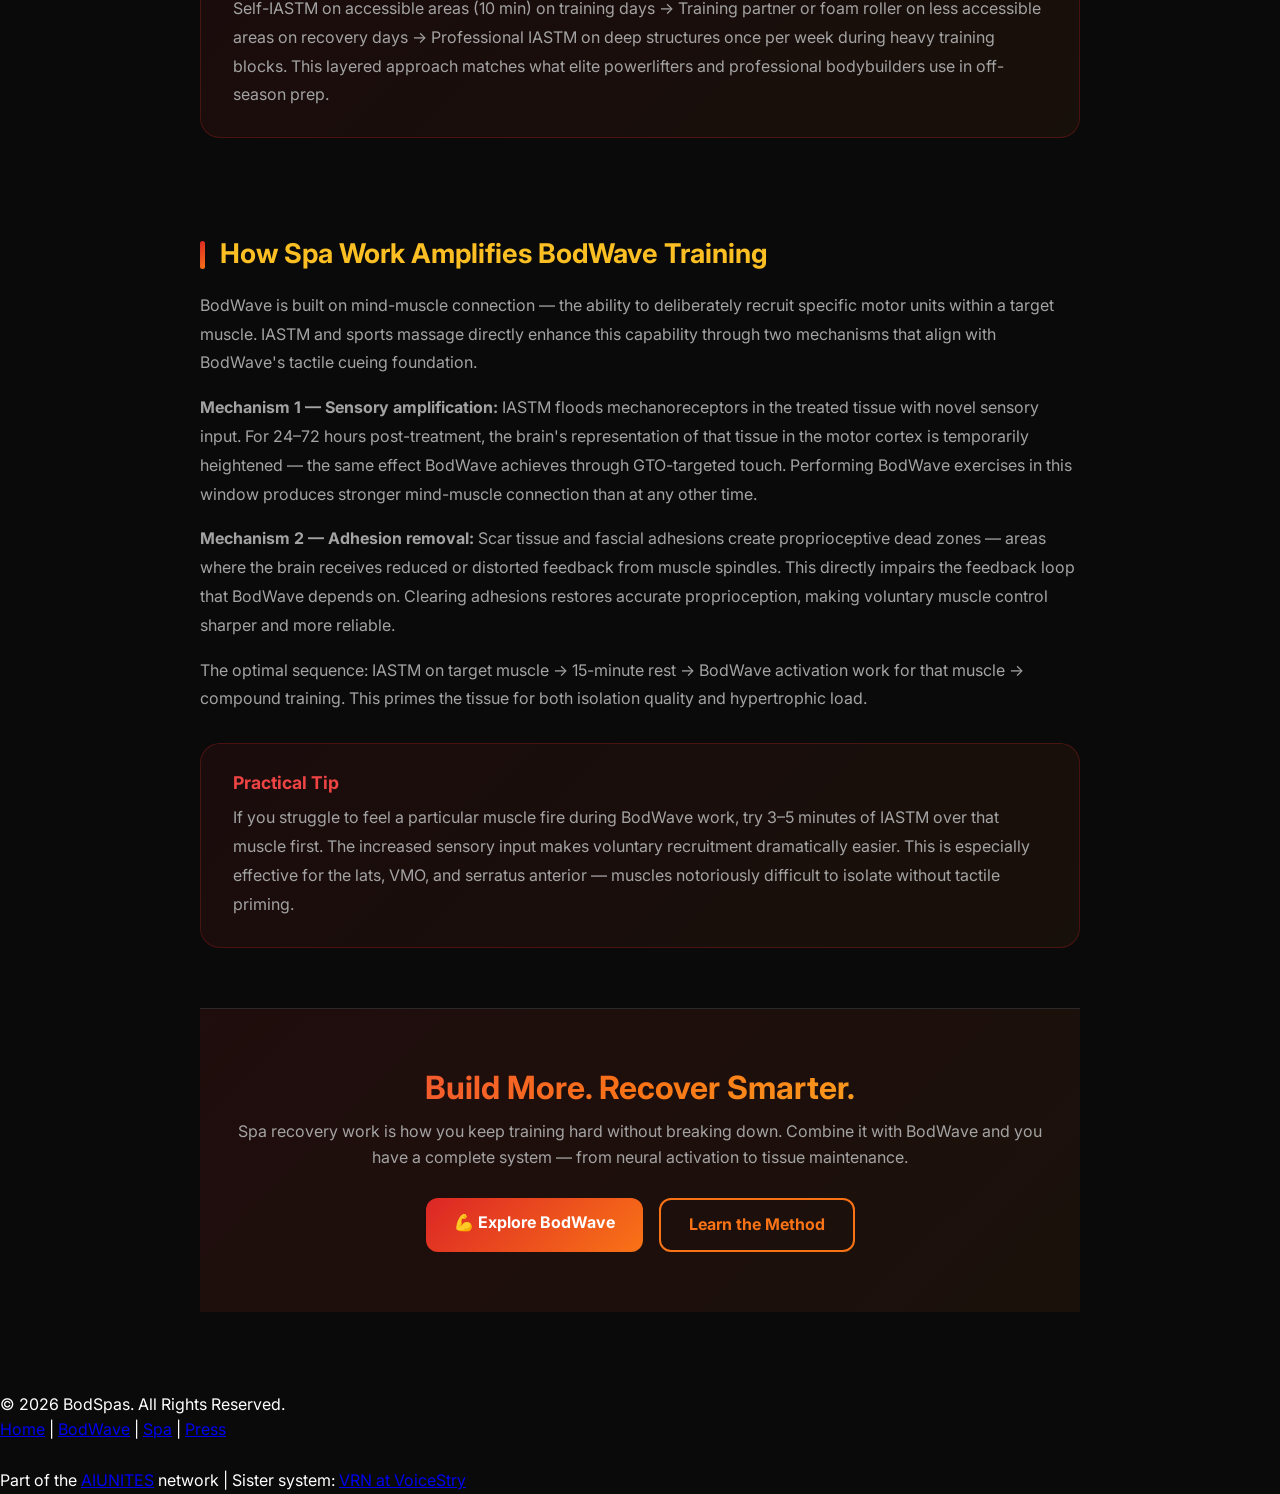
<file: spa.html>
﻿<!DOCTYPE html>
<html lang="en">
<head>
  <meta charset="UTF-8">
  <meta name="viewport" content="width=device-width, initial-scale=1.0">
  <title>Sports Massage & Recovery Spa | BodSpas</title>
  <meta name="description" content="Sports massage, Graston/IASTM technique, and soft tissue therapy for bodybuilders and athletes. Learn how to use spa recovery protocols to build muscle faster.">
  <meta name="keywords" content="sports massage, Graston technique, IASTM, bodybuilding recovery, soft tissue therapy, muscle recovery, fascia release, sports spa, deep tissue massage, bodybuilder recovery">
  <meta name="author" content="BodSpas / AIUNITES">
  <meta property="og:title" content="Sports Massage & Recovery Spa | BodSpas">
  <meta property="og:description" content="Sports massage and Graston/IASTM protocols for bodybuilders who want to recover faster and get swole.">
  <meta property="og:type" content="article">
  <meta name="theme-color" content="#dc2626">
  <link rel="icon" href="data:image/svg+xml,<svg xmlns='http://www.w3.org/2000/svg' viewBox='0 0 100 100'><text y='.9em' font-size='90'>💆</text></svg>">
  <link rel="preconnect" href="https://fonts.googleapis.com">
  <link href="https://fonts.googleapis.com/css2?family=Inter:wght@400;500;600;700;800;900&display=swap" rel="stylesheet">
  <link rel="stylesheet" href="css/style.css">

  <!-- Google Analytics 4 -->
  <script async src="https://www.googletagmanager.com/gtag/js?id=G-VP15KRLV6P"></script>
  <script>window.dataLayer=window.dataLayer||[];function gtag(){dataLayer.push(arguments);}gtag('js',new Date());gtag('config','G-VP15KRLV6P');</script>

  <style>
    .spa-hero{padding:60px 20px 60px;text-align:center;background:radial-gradient(ellipse at 40% 20%,rgba(220,38,38,0.15) 0%,transparent 50%),radial-gradient(ellipse at 60% 80%,rgba(249,115,22,0.1) 0%,transparent 50%),var(--dark)}
    .spa-hero h1{font-size:clamp(2.4rem,5vw,3.8rem);margin-bottom:15px;background:var(--gradient-text);-webkit-background-clip:text;-webkit-text-fill-color:transparent;background-clip:text}
    .spa-hero-sub{font-size:1.15rem;color:var(--gray-light);max-width:720px;margin:0 auto 30px;line-height:1.7}
    .spa-stats{display:flex;gap:30px;justify-content:center;flex-wrap:wrap;margin-top:25px}
    .spa-stat{text-align:center}
    .spa-stat .num{font-size:2.2rem;font-weight:900;background:var(--gradient-text);-webkit-background-clip:text;-webkit-text-fill-color:transparent;background-clip:text}
    .spa-stat .label{font-size:0.85rem;color:var(--gray)}

    .spa-content{max-width:920px;margin:0 auto;padding:0 20px 80px}
    .spa-section{margin-bottom:60px;padding-top:40px}
    .spa-section h2{font-size:1.7rem;margin-bottom:20px;color:var(--accent);display:flex;align-items:center;gap:15px}
    .spa-section h2::before{content:"";width:5px;height:28px;background:var(--gradient);border-radius:3px;flex-shrink:0}
    .spa-section h3{font-size:1.2rem;margin:25px 0 12px;color:var(--primary-light)}
    .spa-section p{color:var(--gray-light);margin-bottom:16px;line-height:1.8}

    /* Cards */
    .spa-grid{display:grid;grid-template-columns:repeat(auto-fit,minmax(270px,1fr));gap:20px;margin:25px 0}
    .spa-card{background:var(--dark-light);border-radius:var(--radius-lg);padding:25px;border:1px solid var(--dark-border);transition:var(--transition)}
    .spa-card:hover{border-color:var(--primary);transform:translateY(-3px);box-shadow:0 8px 30px rgba(220,38,38,0.15)}
    .spa-card-tag{font-size:0.75rem;font-weight:700;text-transform:uppercase;letter-spacing:0.1em;color:var(--primary-light);margin-bottom:8px}
    .spa-card h4{font-size:1.1rem;font-weight:800;margin:0 0 10px;color:var(--text)}
    .spa-card p{color:var(--gray-light);font-size:0.9rem;margin:0}

    /* Table */
    .spa-table{width:100%;border-collapse:collapse;margin:20px 0;background:var(--dark-light);border-radius:var(--radius-lg);overflow:hidden}
    .spa-table th,.spa-table td{padding:14px 18px;text-align:left;border-bottom:1px solid var(--dark-border)}
    .spa-table th{background:rgba(220,38,38,0.15);color:var(--primary-light);font-weight:600;font-size:0.9rem}
    .spa-table td{color:var(--gray-light);font-size:0.9rem}
    .spa-table tr:last-child td{border-bottom:none}

    /* Protocol steps */
    .protocol-steps{counter-reset:step;margin:25px 0}
    .protocol-step{display:flex;gap:20px;margin-bottom:24px;align-items:flex-start}
    .protocol-step::before{counter-increment:step;content:counter(step);min-width:38px;height:38px;border-radius:50%;background:var(--gradient);color:#fff;font-weight:900;font-size:1rem;display:flex;align-items:center;justify-content:center;flex-shrink:0}
    .protocol-step-body h4{font-size:1rem;font-weight:700;color:var(--accent);margin:0 0 6px}
    .protocol-step-body p{color:var(--gray-light);font-size:0.9rem;line-height:1.7;margin:0}

    /* Callout */
    .spa-callout{background:linear-gradient(135deg,rgba(220,38,38,0.08),rgba(249,115,22,0.06));border:1px solid rgba(220,38,38,0.25);border-radius:var(--radius-lg);padding:28px 32px;margin:30px 0}
    .spa-callout h4{color:var(--primary-light);font-size:1.1rem;margin:0 0 10px}
    .spa-callout p{color:var(--gray-light);margin:0;line-height:1.8}

    /* Tool comparison */
    .tool-grid{display:grid;grid-template-columns:repeat(auto-fit,minmax(240px,1fr));gap:16px;margin:20px 0}
    .tool-card{background:var(--dark-light);border:1px solid var(--dark-border);border-radius:var(--radius);padding:20px}
    .tool-card .tool-name{font-weight:800;font-size:1rem;margin-bottom:6px;color:var(--accent)}
    .tool-card .tool-use{font-size:0.85rem;color:var(--gray-light);line-height:1.6}

    /* CTA */
    .spa-cta{text-align:center;padding:60px 20px;background:linear-gradient(135deg,rgba(220,38,38,0.1),rgba(249,115,22,0.07));border-top:1px solid var(--dark-border)}
    .spa-cta h2{font-size:2rem;margin-bottom:12px;background:var(--gradient-text);-webkit-background-clip:text;-webkit-text-fill-color:transparent;background-clip:text}
    .spa-cta p{color:var(--gray-light);margin-bottom:28px}
    .spa-cta-links{display:flex;gap:16px;justify-content:center;flex-wrap:wrap}
    .btn-red{display:inline-block;padding:12px 28px;background:var(--gradient);color:#fff;border-radius:var(--radius);font-weight:700;text-decoration:none;transition:var(--transition)}
    .btn-red:hover{opacity:0.88;transform:translateY(-2px)}
    .btn-orange{display:inline-block;padding:12px 28px;border:2px solid var(--secondary);color:var(--secondary);border-radius:var(--radius);font-weight:700;text-decoration:none;transition:var(--transition)}
    .btn-orange:hover{background:var(--secondary);color:#fff;transform:translateY(-2px)}
  </style>
<link rel="canonical" href="https://bodspas.com/spa.html"><meta property="og:image" content="https://bodspas.com/images/og-image.png"><meta property="og:image:width" content="1200"><meta property="og:image:height" content="630"><script type="application/ld+json">{"@context":"https://schema.org","@type":"WebSite","name":"BodSpas","description":"BodSpas provides muscle building and fitness training programs for men. Build your best body with progressive training, recovery techniques, and expert guidance.","url":"https://bodspas.com/"}</script></head>
<body>

  <!-- AIUNITES Webring -->
  <style>.aiunites-bar{position:fixed;top:0;left:0;right:0;z-index:1100;background:linear-gradient(90deg,#0a0a0f,#1a1a2e);border-bottom:1px solid rgba(99,102,241,.3);padding:8px 0;font-size:12px}.aiunites-bar-content{max-width:1400px;margin:0 auto;padding:0 20px;display:flex;align-items:center;gap:12px;overflow-x:auto;scrollbar-width:none}.aiunites-bar-content::-webkit-scrollbar{display:none}.aiunites-bar a{color:rgba(255,255,255,.7);text-decoration:none;white-space:nowrap;transition:color .2s}.aiunites-bar a:hover{color:#fff}.aiunites-bar-brand{color:#6366f1!important;font-weight:600}.aiunites-bar-brand:hover{color:#818cf8!important}.aiunites-bar-active{color:#fff!important;text-decoration:underline;text-underline-offset:3px}.aiunites-bar-divider{color:rgba(255,255,255,.2)}.wb-arrow{display:none;position:fixed;top:0;width:36px;height:33px;align-items:center;justify-content:center;cursor:pointer;z-index:1102;border:none;padding:0;font-size:16px;line-height:1;color:rgba(255,255,255,.8);transition:color .2s,opacity .2s}.wb-arrow:hover{color:#fff}.wb-left{left:0;background:linear-gradient(90deg,#0d0d1a 55%,transparent)}.wb-right{right:0;background:linear-gradient(270deg,#0d0d1a 55%,transparent)}@media (hover:hover) and (pointer:fine){.wb-arrow{display:flex}}body{padding-top:38px!important}.nav,.site-nav,.main-nav,.landing-nav,.top-nav,nav[class*="nav"]{top:38px!important}</style>
<button class="wb-arrow wb-left" id="wb-left" aria-label="Scroll webring left">&#8249;</button>
<div class="aiunites-bar"><div class="aiunites-bar-content" id="wb-content"><a href="https://aiunites.github.io/aiunites-site/" class="aiunites-bar-brand">&#9670; AIUNITES</a><span class="aiunites-bar-divider">|</span></div></div>
<button class="wb-arrow wb-right" id="wb-right" aria-label="Scroll webring right">&#8250;</button>
<script>(function(){var IS_LOCAL=location.protocol==='file:'||location.hostname==='localhost'||location.hostname==='127.0.0.1';var BASE=IS_LOCAL?'/':'https://aiunites.github.io/';var JSON_URL=IS_LOCAL?'/aiunites-site/data/webring.json':'https://aiunites.github.io/aiunites-site/data/webring.json';var c=document.getElementById('wb-content'),l=document.getElementById('wb-left'),r=document.getElementById('wb-right');function buildBar(sites){sites.forEach(function(s){var a=document.createElement('a');a.href=(IS_LOCAL?BASE+s.repo+'/index.html':BASE+s.repo+'/');a.textContent=s.name;if(location.pathname.indexOf(s.repo)!==-1)a.className='aiunites-bar-active';c.appendChild(a);});setupArrows();}function setupArrows(){if(!c||!l||!r)return;function upd(){var atL=c.scrollLeft<8,atR=c.scrollLeft>=c.scrollWidth-c.clientWidth-8;l.style.opacity=atL?'0':'1';l.style.pointerEvents=atL?'none':'auto';r.style.opacity=atR?'0':'1';r.style.pointerEvents=atR?'none':'auto';}l.onclick=function(){c.scrollBy({left:-220,behavior:'smooth'});};r.onclick=function(){c.scrollBy({left:220,behavior:'smooth'});};c.addEventListener('scroll',upd,{passive:true});upd();}var FB=[{name:'\uD83C\uDF0C COSMOS',repo:'cosmostheopera-site'},{name:'AIZines',repo:'aizines-app'},{name:'AIByJob',repo:'aibyjob-demo'},{name:'Redomy',repo:'redomy-demo'},{name:'VideoBate',repo:'videobate-site'},{name:'\uD83C\uDFA4 VoiceStry',repo:'voicestry-site'},{name:'FurnishThings',repo:'furnishthings-site'},{name:'BizStry',repo:'bizstry-site'},{name:'AI YHWH',repo:'aiyhwh-site'},{name:'Cloudsion',repo:'cloudsion-site'},{name:'Gameatica',repo:'gameatica-site'},{name:'UptownIT',repo:'uptownit-site'},{name:'InThisWorld',repo:'inthisworld-site'},{name:'ERPise',repo:'erpise-site'},{name:'ERPize',repo:'erpize-site'},{name:'AITSQL',repo:'aitsql-site'}];fetch(JSON_URL).then(function(r){return r.json();}).then(buildBar).catch(function(){buildBar(FB);});})()</script>

  <!-- Navigation -->
  <nav class="navbar">
    <div class="container nav-container">
      <a href="index.html" class="logo">
        <span class="logo-icon">💪</span>
        <span class="logo-text">BodSpas</span>
      </a>
      <div class="nav-links" id="navLinks">
        <a href="index.html">Home</a>
        <a href="bodwave.html">BodWave</a>
        <a href="spa.html" class="active">Spa</a>
        <a href="press.html">Press</a>
        <span id="navAuth"></span>
        <a href="index.html#start" class="btn btn-primary btn-sm">Start Training</a>
      </div>
      <button class="mobile-toggle" id="mobileToggle" aria-label="Toggle menu">
        <span></span><span></span><span></span>
      </button>
    </div>
  </nav>

  <!-- Hero -->
  <section class="spa-hero">
    <div class="container">
      <div class="hero-badge" style="display:inline-block;margin-bottom:20px">Recovery Protocol</div>
      <h1>Sports Massage<br>& Recovery Spa</h1>
      <p class="spa-hero-sub">Serious bodybuilders don't just train hard — they recover hard. Sports massage and Graston/IASTM soft tissue work are how elite athletes keep growing when everyone else plateaus.</p>
      <div class="spa-stats">
        <div class="spa-stat"><div class="num">3x</div><div class="label">Faster Recovery</div></div>
        <div class="spa-stat"><div class="num">~40%</div><div class="label">More Range of Motion</div></div>
        <div class="spa-stat"><div class="num">5</div><div class="label">Massage Types Covered</div></div>
        <div class="spa-stat"><div class="num">4</div><div class="label">IASTM Tool Types</div></div>
      </div>
    </div>
  </section>

  <main class="spa-content">

    <!-- Section 1: Why Recovery = Growth -->
    <section class="spa-section">
      <h2>Why Recovery Is Where You Actually Get Swole</h2>
      <p>You don't grow in the gym — you grow while you recover. Every rep you perform creates micro-tears in muscle tissue. Your body repairs those tears thicker and stronger than before. That repair process is muscle growth. Block the repair, and you block the gains.</p>
      <p>The problem most gym-goers have isn't insufficient training volume. It's insufficient recovery quality. Dense, restricted fascia limits muscle expansion. Scar tissue from previous tears creates dead spots where motor units can't fire efficiently. Chronic inflammation keeps muscles in a state of partial breakdown rather than full rebuilding.</p>
      <p>Sports massage and Graston/IASTM directly address all three of these barriers. They're not luxuries — they're accelerators.</p>

      <div class="spa-callout">
        <h4>The Growth Equation</h4>
        <p>Muscle Growth = Training Stimulus + Nutrition + <strong>Recovery Quality</strong>. Most people nail the first two and neglect the third. That's where the gains are left on the table.</p>
      </div>
    </section>

    <!-- Section 2: Sports Massage Types -->
    <section class="spa-section">
      <h2>Sports Massage — The 5 Types You Need to Know</h2>
      <p>Not all massage is the same. For bodybuilding purposes, these five modalities each serve a distinct function in your recovery stack.</p>

      <div class="spa-grid">

        <div class="spa-card">
          <div class="spa-card-tag">Pre-Training</div>
          <h4>Swedish / Effleurage</h4>
          <p>Long, gliding strokes that increase blood flow and warm tissue before lifting. Primes the nervous system and raises local muscle temperature. Use 20–30 minutes before heavy training. Not ideal post-workout — too stimulating for a nervous system already under load.</p>
        </div>

        <div class="spa-card">
          <div class="spa-card-tag">Post-Training</div>
          <h4>Deep Tissue Massage</h4>
          <p>Slow, high-pressure strokes targeting deeper muscle layers and the connective tissue around them. Breaks up adhesions formed during training. Best applied 24–48 hours post-session when DOMS peaks. Can cause temporary soreness — plan around your next training day.</p>
        </div>

        <div class="spa-card">
          <div class="spa-card-tag">Fascial Release</div>
          <h4>Myofascial Release (MFR)</h4>
          <p>Sustained low-load pressure held for 90–120 seconds at a time. Targets the fascia — the connective web surrounding every muscle. Tight fascia physically restricts how much a muscle can expand under load, limiting both contraction force and hypertrophy. MFR is the unlock for muscles that "don't grow no matter what."</p>
        </div>

        <div class="spa-card">
          <div class="spa-card-tag">Trigger Points</div>
          <h4>Neuromuscular Therapy (NMT)</h4>
          <p>Targeted ischemic compression on trigger points — hyperirritable knots within muscle tissue that refer pain and inhibit full motor unit recruitment. A trigger point in the rotator cuff can silently kill your bench press. NMT deactivates these knots, restoring full neural access to the muscle.</p>
        </div>

        <div class="spa-card">
          <div class="spa-card-tag">Between Sessions</div>
          <h4>Lymphatic Drainage</h4>
          <p>Light, rhythmic strokes following the lymphatic system's pathways. Accelerates removal of metabolic waste products — particularly lactate and inflammatory cytokines — from heavily trained tissue. Ideal the day after a brutal leg day when the pump won't go down and everything feels like concrete.</p>
        </div>

      </div>

      <h3>Sports Massage by Training Phase</h3>
      <table class="spa-table">
        <thead>
          <tr>
            <th>Phase</th>
            <th>Best Modality</th>
            <th>Frequency</th>
            <th>Goal</th>
          </tr>
        </thead>
        <tbody>
          <tr><td>Pre-Training (same day)</td><td>Swedish / Effleurage</td><td>20–30 min, day of</td><td>Warm tissue, prime CNS</td></tr>
          <tr><td>Post-Training (same day)</td><td>Lymphatic Drainage</td><td>15–20 min, within 2hr</td><td>Clear metabolic waste</td></tr>
          <tr><td>Recovery Day (24–48hr post)</td><td>Deep Tissue / NMT</td><td>1–2x per week</td><td>Break adhesions, deactivate trigger points</td></tr>
          <tr><td>Deload / Off Week</td><td>Myofascial Release</td><td>2–3x per week</td><td>Restore fascial elasticity for next training block</td></tr>
        </tbody>
      </table>
    </section>

    <!-- Section 3: Graston / IASTM -->
    <section class="spa-section">
      <h2>Graston & IASTM — The Bodybuilder's Secret Weapon</h2>
      <p>IASTM stands for Instrument-Assisted Soft Tissue Mobilization. Graston Technique is the most well-known proprietary system within IASTM, though the terms are often used interchangeably in gym culture. The basic concept: specially shaped stainless steel (or occasionally plastic) tools are used to stroke across skin and soft tissue, detecting and breaking down scar tissue, fascial restrictions, and collagen cross-links that form in response to overuse and micro-trauma.</p>

      <p>Where standard massage uses hands to apply broad pressure, IASTM tools concentrate force into a narrow edge — amplifying the mechanical signal and allowing a practitioner (or a trained athlete doing self-treatment) to locate and treat restrictions that fingers simply can't feel or penetrate.</p>

      <div class="spa-callout">
        <h4>Why Bodybuilders Use It</h4>
        <p>Years of heavy training create a silent accumulation of scar tissue and fascial adhesions. These don't cause obvious pain — they just quietly reduce range of motion, limit full muscle contraction, and create motor unit dead zones. IASTM clears this accumulation systematically, restoring the tissue quality that lets you keep growing past intermediate plateaus.</p>
      </div>

      <h3>The Four Main IASTM Tool Types</h3>
      <div class="tool-grid">
        <div class="tool-card">
          <div class="tool-name">Graston Tools (GT)</div>
          <div class="tool-use">6-piece stainless steel set. The gold standard — patented edges designed for specific anatomical regions. Used by certified clinicians. GT-1 through GT-6 each target different tissue depths and contours. The beveled edges allow detection of tissue texture changes (fibrosis feels "gritty" against the tool).</div>
        </div>
        <div class="tool-card">
          <div class="tool-name">HAWK Grips</div>
          <div class="tool-use">Popular among athletic trainers and physical therapists. Ergonomically designed for long treatment sessions. Multiple edge angles in a single tool. Common in college and professional athletic programs.</div>
        </div>
        <div class="tool-card">
          <div class="tool-name">HawkGrips / EDGE Tools</div>
          <div class="tool-use">Polymer-based tools designed for self-treatment. Lower friction coefficient than steel — gentler for beginners or daily maintenance work. Common for athletes doing self-IASTM on quads, IT band, calves, and forearms.</div>
        </div>
        <div class="tool-card">
          <div class="tool-name">DIY / Gua Sha Stones</div>
          <div class="tool-use">Traditional Chinese medicine tool with the same mechanical principle. Rose quartz or jade versions are marketed to the wellness crowd, but the physics are identical — a beveled edge dragged across tissue. Budget-friendly entry point for self-treatment before investing in steel tools.</div>
        </div>
      </div>

      <h3>What IASTM Actually Does to Tissue</h3>
      <p>When scar tissue forms after micro-tears, the new collagen fibers lay down in a disorganized pattern — cross-linking in multiple directions rather than aligning with the muscle fiber's pull direction. This disorganized collagen is weaker, less elastic, and thicker than normal tissue. Over time it restricts range of motion and creates "dead zones" where muscle activation is inhibited.</p>
      <p>IASTM tools create a controlled micro-inflammatory response in restricted tissue. This sounds counterproductive, but it triggers the body to remodel the area — reabsorbing the disorganized collagen and replacing it with properly aligned fibers. The tool is essentially tricking the body into treating old scar tissue like fresh injury, allowing it to heal correctly this time.</p>
      <p>Secondary mechanism: the strong sensory input from IASTM activates mechanoreceptors in the skin and fascia, temporarily flooding the nervous system with proprioceptive data. This improves motor unit recruitment and coordination in the treated area — the same mechanism behind BodWave's tactile cueing principles.</p>
    </section>

    <!-- Section 4: Bodybuilder-Specific Protocols -->
    <section class="spa-section">
      <h2>Graston/IASTM for Getting Swole — Bodypart Protocols</h2>
      <p>Here's how bodybuilders apply IASTM to the muscle groups that most commonly accumulate restrictive scar tissue from heavy training.</p>

      <h3>Pecs & Anterior Shoulder (Bench Press Accumulation)</h3>
      <div class="protocol-steps">
        <div class="protocol-step">
          <div class="protocol-step-body">
            <h4>Pec Minor / Coracoid Attachment</h4>
            <p>The pec minor gets hammered on heavy pressing volume and rarely gets dedicated attention. Use a narrow-tipped tool at a 45-degree angle, stroking from the coracoid process toward the sternum. 60 seconds per direction. Watch for grittiness near the coracoid — that's accumulated restriction from repeated shoulder forward-loading.</p>
          </div>
        </div>
        <div class="protocol-step">
          <div class="protocol-step-body">
            <h4>Anterior Deltoid Sweep</h4>
            <p>Front delt takes compressive load in both pressing and curling patterns. Broad strokes from shoulder cap toward chest in a fanning pattern. 2–3 minutes. Address this before increasing bench volume or you'll keep hitting the same shoulder impingement pattern.</p>
          </div>
        </div>
        <div class="protocol-step">
          <div class="protocol-step-body">
            <h4>Follow with Loaded Stretch</h4>
            <p>Immediately after IASTM, perform a loaded pec stretch (cable crossover hold or doorway stretch with added resistance). The treated tissue is temporarily more plastic — this is the window to reset its resting length and lock in range of motion gains.</p>
          </div>
        </div>
      </div>

      <h3>Lats & Mid-Back (Pull Day Accumulation)</h3>
      <div class="protocol-steps">
        <div class="protocol-step">
          <div class="protocol-step-body">
            <h4>Thoracolumbar Fascia</h4>
            <p>The dense sheet of fascia covering the lower back and lat origin. Probably the most under-treated structure in bodybuilding. Broad strokes from iliac crest toward axilla. Restricted thoracolumbar fascia directly limits lat stretch and full overhead range — two things you need for complete lat development.</p>
          </div>
        </div>
        <div class="protocol-step">
          <div class="protocol-step-body">
            <h4>Lat Belly Strokes</h4>
            <p>With arm overhead (lat fully stretched), stroke from axilla toward the iliac crest. Working the muscle in a lengthened position while applying IASTM accelerates fascial remodeling. This is advanced — have a training partner apply while you hang from a pull-up bar.</p>
          </div>
        </div>
      </div>

      <h3>Quads & IT Band (Leg Day Accumulation)</h3>
      <div class="protocol-steps">
        <div class="protocol-step">
          <div class="protocol-step-body">
            <h4>IT Band / TFL Complex</h4>
            <p>The IT band itself doesn't stretch, but the fascial connections to the quads and glutes around it do. Stroke along the lateral thigh from hip to knee. This will be uncomfortable — the IT band region is notoriously dense with adhesions in anyone who squats or runs. Start light and build tolerance over weeks.</p>
          </div>
        </div>
        <div class="protocol-step">
          <div class="protocol-step-body">
            <h4>VMO (Vastus Medialis Oblique)</h4>
            <p>The teardrop muscle above the inner knee. Key for knee tracking and leg press depth. Stroke at a diagonal following the fiber direction — from medial knee toward mid-thigh. Restricted VMO limits squat depth and contributes to knee pain under load. Two minutes here before leg day is worth 5 lbs on your squat.</p>
          </div>
        </div>
      </div>

      <h3>Forearms & Bicep Tendon (Arm Day Accumulation)</h3>
      <div class="protocol-steps">
        <div class="protocol-step">
          <div class="protocol-step-body">
            <h4>Forearm Flexors</h4>
            <p>Chronic tightness in the forearm flexors is epidemic in lifters. Pulling volume, curls, and any grip-intensive work accumulates here. Stroke from wrist crease toward elbow on the ventral forearm. Address this and watch your deadlift and row numbers improve — restricted forearms silently kill pulling strength by limiting grip endurance and elbow flexion mechanics.</p>
          </div>
        </div>
        <div class="protocol-step">
          <div class="protocol-step-body">
            <h4>Bicep Tendon at Elbow</h4>
            <p>The distal bicep tendon insertion at the radial tuberosity takes enormous stress from heavy curls and supination under load. Work around the anterior elbow crease gently with a narrow tip. Scar tissue here is the precursor to distal bicep tendinopathy — common in lifters over 30 who don't address it proactively.</p>
          </div>
        </div>
      </div>
    </section>

    <!-- Section 5: DIY vs. Professional -->
    <section class="spa-section">
      <h2>DIY Self-Treatment vs. Professional IASTM</h2>
      <p>Both approaches have a place in a bodybuilder's recovery stack. The question is which structure gets which treatment.</p>

      <table class="spa-table">
        <thead>
          <tr>
            <th>Approach</th>
            <th>Best For</th>
            <th>Limitations</th>
            <th>Tools Needed</th>
          </tr>
        </thead>
        <tbody>
          <tr>
            <td>Self-Treatment (Daily)</td>
            <td>Forearms, quads, IT band, calves, tibialis anterior</td>
            <td>Can't access mid-back, posterior shoulder, thoracolumbar fascia</td>
            <td>Polymer IASTM tool or Gua Sha stone, emollient lotion</td>
          </tr>
          <tr>
            <td>Training Partner</td>
            <td>Lats, mid-back, posterior delt, glutes</td>
            <td>Partner needs basic education on stroke direction and pressure</td>
            <td>Stainless IASTM tool, lotion</td>
          </tr>
          <tr>
            <td>Professional (Weekly)</td>
            <td>Pec minor, rotator cuff, spinal erectors, hip flexors — deep structures requiring clinical palpation</td>
            <td>Cost, scheduling</td>
            <td>Graston-certified PT, sports massage therapist</td>
          </tr>
        </tbody>
      </table>

      <div class="spa-callout">
        <h4>The Ideal Weekly Stack</h4>
        <p>Self-IASTM on accessible areas (10 min) on training days → Training partner or foam roller on less accessible areas on recovery days → Professional IASTM on deep structures once per week during heavy training blocks. This layered approach matches what elite powerlifters and professional bodybuilders use in off-season prep.</p>
      </div>
    </section>

    <!-- Section 6: Integration with BodWave -->
    <section class="spa-section">
      <h2>How Spa Work Amplifies BodWave Training</h2>
      <p>BodWave is built on mind-muscle connection — the ability to deliberately recruit specific motor units within a target muscle. IASTM and sports massage directly enhance this capability through two mechanisms that align with BodWave's tactile cueing foundation.</p>

      <p><strong>Mechanism 1 — Sensory amplification:</strong> IASTM floods mechanoreceptors in the treated tissue with novel sensory input. For 24–72 hours post-treatment, the brain's representation of that tissue in the motor cortex is temporarily heightened — the same effect BodWave achieves through GTO-targeted touch. Performing BodWave exercises in this window produces stronger mind-muscle connection than at any other time.</p>

      <p><strong>Mechanism 2 — Adhesion removal:</strong> Scar tissue and fascial adhesions create proprioceptive dead zones — areas where the brain receives reduced or distorted feedback from muscle spindles. This directly impairs the feedback loop that BodWave depends on. Clearing adhesions restores accurate proprioception, making voluntary muscle control sharper and more reliable.</p>

      <p>The optimal sequence: IASTM on target muscle → 15-minute rest → BodWave activation work for that muscle → compound training. This primes the tissue for both isolation quality and hypertrophic load.</p>

      <div class="spa-callout">
        <h4>Practical Tip</h4>
        <p>If you struggle to feel a particular muscle fire during BodWave work, try 3–5 minutes of IASTM over that muscle first. The increased sensory input makes voluntary recruitment dramatically easier. This is especially effective for the lats, VMO, and serratus anterior — muscles notoriously difficult to isolate without tactile priming.</p>
      </div>
    </section>

    <!-- CTA -->
    <section class="spa-cta">
      <h2>Build More. Recover Smarter.</h2>
      <p>Spa recovery work is how you keep training hard without breaking down. Combine it with BodWave and you have a complete system — from neural activation to tissue maintenance.</p>
      <div class="spa-cta-links">
        <a href="bodwave.html" class="btn-red">💪 Explore BodWave</a>
        <a href="bodwave.html" class="btn-orange">Learn the Method</a>
      </div>
    </section>

  </main>

  <footer class="mw-footer">
    <p>
      © 2026 BodSpas. All Rights Reserved.<br>
      <a href="index.html">Home</a> |
      <a href="bodwave.html">BodWave</a> |
      <a href="spa.html">Spa</a> |
      <a href="press.html">Press</a><br><br>
      Part of the <a href="https://aiunites.github.io/aiunites-site/">AIUNITES</a> network |
      Sister system: <a href="https://aiunites.github.io/voicestry-site/vrn-method.html">VRN at VoiceStry</a>
    </p>
  </footer>

  <script>
    const mobileToggle = document.getElementById('mobileToggle');
    const navLinks = document.getElementById('navLinks');
    if(mobileToggle) mobileToggle.addEventListener('click', () => {
      navLinks.classList.toggle('active');
      mobileToggle.classList.toggle('active');
    });
  </script>
<!-- auto-publish test 2026-03-10 -->
</body>
</html>
</file>
<file: css/style.css>
/* BodSpas - Men's Muscle Fitness */
/* AIUNITES Network Site */

:root {
  --primary: #dc2626;
  --primary-dark: #b91c1c;
  --primary-light: #ef4444;
  --secondary: #f97316;
  --accent: #fbbf24;
  
  --dark: #0a0a0a;
  --dark-light: #141414;
  --dark-lighter: #1f1f1f;
  --dark-border: #2a2a2a;
  
  --white: #ffffff;
  --gray-light: #a3a3a3;
  --gray: #737373;
  --gray-dark: #525252;
  
  --gradient: linear-gradient(135deg, var(--primary) 0%, var(--secondary) 100%);
  --gradient-text: linear-gradient(135deg, var(--primary-light) 0%, var(--secondary) 50%, var(--accent) 100%);
  
  --shadow: 0 4px 6px -1px rgba(0, 0, 0, 0.3);
  --shadow-lg: 0 10px 40px rgba(0, 0, 0, 0.4);
  --shadow-glow: 0 0 40px rgba(220, 38, 38, 0.3);
  
  --radius: 12px;
  --radius-lg: 20px;
  
  --transition: all 0.3s ease;
}

* {
  margin: 0;
  padding: 0;
  box-sizing: border-box;
}

html {
  scroll-behavior: smooth;
}

body {
  font-family: 'Inter', -apple-system, BlinkMacSystemFont, sans-serif;
  background: var(--dark);
  color: var(--white);
  line-height: 1.6;
  overflow-x: hidden;
}

.container {
  max-width: 1200px;
  margin: 0 auto;
  padding: 0 20px;
}

/* Typography */
h1, h2, h3, h4, h5, h6 {
  font-weight: 700;
  line-height: 1.2;
}

h1 { font-size: clamp(2.5rem, 6vw, 4rem); }
h2 { font-size: clamp(2rem, 4vw, 3rem); }
h3 { font-size: 1.5rem; }

.gradient-text {
  background: var(--gradient-text);
  -webkit-background-clip: text;
  -webkit-text-fill-color: transparent;
  background-clip: text;
}

/* Buttons */
.btn {
  display: inline-flex;
  align-items: center;
  justify-content: center;
  gap: 8px;
  padding: 12px 24px;
  font-size: 1rem;
  font-weight: 600;
  border-radius: var(--radius);
  border: none;
  cursor: pointer;
  transition: var(--transition);
  text-decoration: none;
}

.btn-primary {
  background: var(--gradient);
  color: var(--white);
}

.btn-primary:hover {
  transform: translateY(-2px);
  box-shadow: var(--shadow-glow);
}

.btn-outline {
  background: transparent;
  color: var(--white);
  border: 2px solid var(--dark-border);
}

.btn-outline:hover {
  border-color: var(--primary);
  background: rgba(220, 38, 38, 0.1);
}

.btn-sm {
  padding: 8px 16px;
  font-size: 0.9rem;
}

.btn-lg {
  padding: 16px 32px;
  font-size: 1.1rem;
}

/* Placeholder Images */
.placeholder-image {
  background: linear-gradient(135deg, var(--dark-lighter) 0%, var(--dark-light) 100%);
  border: 2px dashed var(--dark-border);
  border-radius: var(--radius);
  display: flex;
  flex-direction: column;
  align-items: center;
  justify-content: center;
  color: var(--gray);
  text-align: center;
  padding: 20px;
  min-height: 200px;
  transition: var(--transition);
}

.placeholder-image:hover {
  border-color: var(--primary);
  background: linear-gradient(135deg, rgba(220, 38, 38, 0.05) 0%, var(--dark-light) 100%);
}

.placeholder-image span {
  font-size: 3rem;
  margin-bottom: 10px;
  opacity: 0.7;
}

.placeholder-image p {
  font-weight: 600;
  color: var(--gray-light);
  margin-bottom: 5px;
}

.placeholder-image small {
  font-size: 0.75rem;
  color: var(--gray);
}

.placeholder-image.featured {
  border-color: rgba(220, 38, 38, 0.3);
  background: linear-gradient(135deg, rgba(220, 38, 38, 0.1) 0%, var(--dark-light) 100%);
}

/* Hero Image */
.hero-image {
  position: absolute;
  top: 0;
  right: 0;
  width: 50%;
  height: 100%;
  z-index: 1;
  overflow: hidden;
}

.hero-image::before {
  content: '';
  position: absolute;
  top: 0;
  left: 0;
  right: 0;
  bottom: 0;
  background: linear-gradient(90deg, var(--dark) 0%, transparent 50%);
  z-index: 2;
}

.hero-image img {
  width: 100%;
  height: 100%;
  object-fit: cover;
  object-position: center top;
}

.hero-content {
  position: relative;
  z-index: 10;
  max-width: 600px;
  text-align: left;
}

/* Program Image Placeholder */
.program-image {
  margin: 20px 0;
}

.program-image .placeholder-image {
  min-height: 150px;
}

/* Nutrition Image Placeholder */
.nutrition-image {
  margin-bottom: 20px;
}

.nutrition-image .placeholder-image {
  min-height: 250px;
}

/* Real images (uncomment img tags and hide placeholders) */
.hero-image img,
.program-image img,
.nutrition-image img {
  width: 100%;
  height: auto;
  border-radius: var(--radius);
  object-fit: cover;
}

.program-image img {
  height: 180px;
  object-fit: cover;
}

/* Hide placeholder when real image exists */
.hero-image img ~ .placeholder-image,
.program-image img ~ .placeholder-image,
.nutrition-image img ~ .placeholder-image {
  display: none;
}

/* Mobile: hide hero image */
@media (max-width: 968px) {
  .hero-image {
    display: none;
  }
  
  .hero-content {
    max-width: 100%;
    text-align: center;
  }
  
  .hero-cta {
    justify-content: center;
  }
}

/* Navigation */
.navbar {
  position: fixed;
  top: 33px; /* Below webring bar */
  left: 0;
  right: 0;
  z-index: 1000;
  padding: 15px 0;
  background: rgba(10, 10, 15, 0.95);
  backdrop-filter: blur(10px);
  -webkit-backdrop-filter: blur(10px);
  border-bottom: 1px solid var(--dark-border);
  transition: var(--transition);
}

.nav-container {
  display: flex;
  align-items: center;
  justify-content: space-between;
}

.logo {
  display: flex;
  align-items: center;
  gap: 10px;
  text-decoration: none;
  color: var(--white);
  font-weight: 800;
  font-size: 1.5rem;
}

.logo-icon {
  font-size: 1.8rem;
}

.nav-links {
  display: flex;
  align-items: center;
  gap: 30px;
}

.nav-links a {
  color: var(--gray-light);
  text-decoration: none;
  font-weight: 500;
  transition: var(--transition);
}

.nav-links a:hover {
  color: var(--white);
}

.mobile-toggle {
  display: none;
  flex-direction: column;
  gap: 5px;
  background: none;
  border: none;
  cursor: pointer;
  padding: 5px;
}

.mobile-toggle span {
  width: 25px;
  height: 2px;
  background: var(--white);
  transition: var(--transition);
}

/* Hero Section */
.hero {
  position: relative;
  min-height: 100vh;
  display: flex;
  align-items: center;
  padding: 180px 0 80px; /* Account for webring + navbar */
  overflow: hidden;
}

.hero-bg {
  position: absolute;
  inset: 0;
  background: 
    radial-gradient(ellipse at 20% 50%, rgba(220, 38, 38, 0.15) 0%, transparent 50%),
    radial-gradient(ellipse at 80% 20%, rgba(249, 115, 22, 0.1) 0%, transparent 40%),
    radial-gradient(ellipse at 50% 80%, rgba(251, 191, 36, 0.05) 0%, transparent 40%);
}

.hero-badge {
  display: inline-block;
  padding: 8px 20px;
  background: rgba(220, 38, 38, 0.1);
  border: 1px solid rgba(220, 38, 38, 0.3);
  border-radius: 50px;
  font-size: 0.9rem;
  font-weight: 500;
  margin-bottom: 30px;
  color: var(--primary-light);
}

.hero h1 {
  margin-bottom: 20px;
}

.hero-subtitle {
  font-size: 1.25rem;
  color: var(--gray-light);
  max-width: 550px;
  margin-bottom: 40px;
}

.hero-cta {
  display: flex;
  gap: 15px;
  justify-content: flex-start;
  flex-wrap: wrap;
  margin-bottom: 60px;
}

.hero-stats {
  display: flex;
  justify-content: center;
  gap: 60px;
  flex-wrap: wrap;
}

.stat {
  text-align: center;
}

.stat-number {
  display: block;
  font-size: 2.5rem;
  font-weight: 800;
  background: var(--gradient-text);
  -webkit-background-clip: text;
  -webkit-text-fill-color: transparent;
  background-clip: text;
}

.stat-label {
  font-size: 0.9rem;
  color: var(--gray);
}

/* Section Headers */
.section-header {
  text-align: center;
  margin-bottom: 60px;
}

.section-header p {
  color: var(--gray-light);
  font-size: 1.1rem;
  margin-top: 15px;
}

/* Features Section */
.features {
  padding: 100px 0;
  background: var(--dark-light);
}

.features-grid {
  display: grid;
  grid-template-columns: repeat(auto-fit, minmax(320px, 1fr));
  gap: 30px;
}

.feature-card {
  background: var(--dark);
  border: 1px solid var(--dark-border);
  border-radius: var(--radius-lg);
  padding: 40px 30px;
  transition: var(--transition);
}

.feature-card:hover {
  border-color: var(--primary);
  transform: translateY(-5px);
  box-shadow: var(--shadow-lg);
}

/* Feature Accent Dots */
.feature-accent {
  width: 12px;
  height: 12px;
  border-radius: 4px;
  margin-bottom: 20px;
}

.feature-accent.red { background: linear-gradient(135deg, #dc2626, #ef4444); box-shadow: 0 4px 12px rgba(220, 38, 38, 0.4); }
.feature-accent.orange { background: linear-gradient(135deg, #f97316, #fb923c); box-shadow: 0 4px 12px rgba(249, 115, 22, 0.4); }
.feature-accent.blue { background: linear-gradient(135deg, #3b82f6, #60a5fa); box-shadow: 0 4px 12px rgba(59, 130, 246, 0.4); }
.feature-accent.green { background: linear-gradient(135deg, #22c55e, #4ade80); box-shadow: 0 4px 12px rgba(34, 197, 94, 0.4); }
.feature-accent.purple { background: linear-gradient(135deg, #a855f7, #c084fc); box-shadow: 0 4px 12px rgba(168, 85, 247, 0.4); }
.feature-accent.cyan { background: linear-gradient(135deg, #06b6d4, #22d3ee); box-shadow: 0 4px 12px rgba(6, 182, 212, 0.4); }
.feature-accent.indigo { background: linear-gradient(135deg, #6366f1, #818cf8); box-shadow: 0 4px 12px rgba(99, 102, 241, 0.4); }
.feature-accent.teal { background: linear-gradient(135deg, #14b8a6, #2dd4bf); box-shadow: 0 4px 12px rgba(20, 184, 166, 0.4); }

/* Author Accent (smaller, inline) */
.author-accent {
  width: 8px;
  height: 8px;
  border-radius: 3px;
  flex-shrink: 0;
}

.author-accent.red { background: linear-gradient(135deg, #dc2626, #ef4444); }
.author-accent.orange { background: linear-gradient(135deg, #f97316, #fb923c); }
.author-accent.blue { background: linear-gradient(135deg, #3b82f6, #60a5fa); }

.feature-card h3 {
  margin-bottom: 15px;
}

.feature-card p {
  color: var(--gray-light);
}

/* Program Icon Boxes */
.program-icon-box {
  width: 100px;
  height: 100px;
  border-radius: 24px;
  display: flex;
  align-items: center;
  justify-content: center;
  margin: 25px auto;
  color: white;
  box-shadow: 0 10px 30px rgba(0, 0, 0, 0.3);
  transition: var(--transition);
}

.program-icon-box:hover {
  transform: scale(1.05);
}

.program-icon-box.beginner {
  background: linear-gradient(135deg, #3b82f6 0%, #06b6d4 100%);
  box-shadow: 0 10px 30px rgba(59, 130, 246, 0.3);
}

.program-icon-box.hypertrophy {
  background: linear-gradient(135deg, #dc2626 0%, #f97316 100%);
  box-shadow: 0 10px 30px rgba(220, 38, 38, 0.4);
}

.program-icon-box.shred {
  background: linear-gradient(135deg, #f97316 0%, #fbbf24 100%);
  box-shadow: 0 10px 30px rgba(249, 115, 22, 0.3);
}

.program-icon-box svg {
  width: 48px;
  height: 48px;
}

/* Programs Section */
.programs {
  padding: 100px 0;
}

.programs-grid {
  display: grid;
  grid-template-columns: repeat(auto-fit, minmax(300px, 1fr));
  gap: 30px;
}

.program-card {
  background: var(--dark-light);
  border: 1px solid var(--dark-border);
  border-radius: var(--radius-lg);
  padding: 40px 30px;
  text-align: center;
  transition: var(--transition);
  position: relative;
}

.program-card.featured {
  border-color: var(--primary);
  background: linear-gradient(180deg, rgba(220, 38, 38, 0.05) 0%, var(--dark-light) 100%);
}

.program-badge {
  position: absolute;
  top: -12px;
  left: 50%;
  transform: translateX(-50%);
  padding: 6px 16px;
  background: var(--gradient);
  border-radius: 20px;
  font-size: 0.8rem;
  font-weight: 600;
}

.program-icon {
  font-size: 4rem;
  margin: 20px 0;
}

.program-card h3 {
  margin-bottom: 15px;
}

.program-card > p {
  color: var(--gray-light);
  margin-bottom: 25px;
}

.program-features {
  list-style: none;
  text-align: left;
  margin-bottom: 30px;
}

.program-features li {
  padding: 10px 0;
  color: var(--gray-light);
  border-bottom: 1px solid var(--dark-border);
}

.program-features li:last-child {
  border: none;
}

/* Nutrition Section */
.nutrition {
  padding: 100px 0;
  background: var(--dark-light);
}

.nutrition-content {
  display: grid;
  grid-template-columns: 1fr 1fr;
  gap: 60px;
  align-items: center;
}

.nutrition-text h2 {
  margin-bottom: 20px;
}

.nutrition-text > p {
  color: var(--gray-light);
  margin-bottom: 30px;
}

.nutrition-list {
  list-style: none;
  margin-bottom: 30px;
}

.nutrition-list li {
  display: flex;
  gap: 15px;
  margin-bottom: 20px;
}

.nutrition-list .check {
  color: var(--primary);
  font-size: 1.2rem;
}

.nutrition-list strong {
  display: block;
  margin-bottom: 5px;
}

.nutrition-list p {
  color: var(--gray-light);
  font-size: 0.9rem;
}

/* Nutrition Icon Box */
.nutrition-icon-box {
  width: 140px;
  height: 140px;
  border-radius: 32px;
  display: flex;
  align-items: center;
  justify-content: center;
  background: linear-gradient(135deg, #22c55e 0%, #16a34a 100%);
  color: white;
  box-shadow: 0 15px 40px rgba(34, 197, 94, 0.3);
  margin-bottom: 20px;
}

.nutrition-icon-box svg {
  width: 64px;
  height: 64px;
}

/* Macro Cards in Nutrition */
.macro-cards {
  display: flex;
  justify-content: center;
  gap: 20px;
  flex-wrap: wrap;
}

.nutrition-visual {
  display: flex;
  flex-direction: column;
  align-items: center;
  gap: 30px;
}

.macro-card {
  text-align: center;
}

.macro-ring {
  width: 120px;
  height: 120px;
  border-radius: 50%;
  display: flex;
  align-items: center;
  justify-content: center;
  font-size: 1.5rem;
  font-weight: 800;
  margin-bottom: 15px;
}

.macro-ring.protein {
  background: conic-gradient(var(--primary) 75%, var(--dark-border) 0);
}

.macro-ring.carbs {
  background: conic-gradient(var(--secondary) 60%, var(--dark-border) 0);
}

.macro-ring.fats {
  background: conic-gradient(var(--accent) 40%, var(--dark-border) 0);
}

.macro-ring span {
  background: var(--dark-light);
  width: 90px;
  height: 90px;
  border-radius: 50%;
  display: flex;
  align-items: center;
  justify-content: center;
}

.macro-label {
  color: var(--gray-light);
  font-weight: 500;
}

/* Recovery Section */
.recovery {
  padding: 100px 0;
}

.recovery-grid {
  display: grid;
  grid-template-columns: repeat(auto-fit, minmax(250px, 1fr));
  gap: 30px;
}

.recovery-card {
  background: var(--dark-light);
  border: 1px solid var(--dark-border);
  border-radius: var(--radius-lg);
  padding: 30px;
  transition: var(--transition);
}

.recovery-card:hover {
  border-color: var(--primary);
}

.recovery-card h3 {
  margin-bottom: 15px;
}

.recovery-card p {
  color: var(--gray-light);
  font-size: 0.95rem;
}

/* Results Section */
.results {
  padding: 100px 0;
  background: var(--dark-light);
}

.results-grid {
  display: grid;
  grid-template-columns: repeat(auto-fit, minmax(320px, 1fr));
  gap: 30px;
}

.result-card {
  background: var(--dark);
  border: 1px solid var(--dark-border);
  border-radius: var(--radius-lg);
  padding: 30px;
}

.result-stats {
  display: flex;
  justify-content: space-between;
  align-items: center;
  margin-bottom: 20px;
  padding-bottom: 20px;
  border-bottom: 1px solid var(--dark-border);
}

.result-stat {
  display: flex;
  align-items: center;
  gap: 10px;
}

.result-stat .before {
  color: var(--gray);
  text-decoration: line-through;
}

.result-stat .arrow {
  color: var(--primary);
}

.result-stat .after {
  font-weight: 700;
  font-size: 1.2rem;
  color: var(--primary-light);
}

.timeframe {
  background: rgba(220, 38, 38, 0.1);
  padding: 4px 12px;
  border-radius: 20px;
  font-size: 0.85rem;
  color: var(--primary-light);
}

.result-card blockquote {
  font-style: italic;
  color: var(--gray-light);
  margin-bottom: 20px;
  line-height: 1.6;
}

.result-author {
  display: flex;
  align-items: center;
  gap: 15px;
}

.author-avatar {
  width: 45px;
  height: 45px;
  background: var(--gradient);
  border-radius: 50%;
  display: flex;
  align-items: center;
  justify-content: center;
  font-weight: 700;
}

.result-author strong {
  display: block;
}

.result-author span {
  font-size: 0.85rem;
  color: var(--gray);
}

/* CTA Section */
.cta {
  padding: 100px 0;
  background: radial-gradient(ellipse at center, rgba(220, 38, 38, 0.1) 0%, transparent 70%);
}

.cta-content {
  text-align: center;
  max-width: 600px;
  margin: 0 auto;
}

.cta-content h2 {
  margin-bottom: 20px;
}

.cta-content > p {
  color: var(--gray-light);
  margin-bottom: 40px;
}

.cta-form {
  display: flex;
  gap: 15px;
  justify-content: center;
  flex-wrap: wrap;
  margin-bottom: 20px;
}

.cta-form input {
  flex: 1;
  min-width: 250px;
  padding: 16px 20px;
  background: var(--dark-light);
  border: 1px solid var(--dark-border);
  border-radius: var(--radius);
  color: var(--white);
  font-size: 1rem;
}

.cta-form input:focus {
  outline: none;
  border-color: var(--primary);
}

.cta-note {
  font-size: 0.9rem;
  color: var(--gray);
}

/* Footer */
.footer {
  padding: 80px 0 30px;
  background: var(--dark-light);
  border-top: 1px solid var(--dark-border);
}

.footer-grid {
  display: grid;
  grid-template-columns: 2fr 1fr 1fr 1fr;
  gap: 40px;
  margin-bottom: 60px;
}

.footer-brand p {
  color: var(--gray-light);
  margin-top: 15px;
}

.footer-links h4 {
  font-size: 1rem;
  margin-bottom: 20px;
  color: var(--gray);
  text-transform: uppercase;
  letter-spacing: 1px;
}

.footer-links a {
  display: block;
  color: var(--gray-light);
  text-decoration: none;
  margin-bottom: 12px;
  transition: var(--transition);
}

.footer-links a:hover {
  color: var(--white);
}

.footer-bottom {
  display: flex;
  justify-content: space-between;
  padding-top: 30px;
  border-top: 1px solid var(--dark-border);
  color: var(--gray);
  font-size: 0.9rem;
}

.footer-bottom a {
  color: var(--primary-light);
  text-decoration: none;
}

/* Mobile Responsive */
@media (max-width: 768px) {
  .nav-links {
    position: fixed;
    top: 33px;
    right: 0;
    width: 280px;
    height: calc(100vh - 33px);
    background: var(--dark-light);
    flex-direction: column;
    justify-content: center;
    gap: 30px;
    transform: translateX(100%);
    transition: var(--transition);
    border-left: 1px solid var(--dark-border);
  }

  .nav-links.active {
    transform: translateX(0);
  }

  .mobile-toggle {
    display: flex;
    z-index: 1001;
  }

  .mobile-toggle.active span:nth-child(1) {
    transform: rotate(45deg) translate(5px, 5px);
  }

  .mobile-toggle.active span:nth-child(2) {
    opacity: 0;
  }

  .mobile-toggle.active span:nth-child(3) {
    transform: rotate(-45deg) translate(5px, -5px);
  }

  .hero-stats {
    gap: 30px;
  }

  .nutrition-content {
    grid-template-columns: 1fr;
  }

  .footer-grid {
    grid-template-columns: 1fr 1fr;
  }

  .footer-bottom {
    flex-direction: column;
    gap: 10px;
    text-align: center;
  }
}

@media (max-width: 480px) {
  .hero-cta {
    flex-direction: column;
  }

  .hero-cta .btn {
    width: 100%;
  }

  .footer-grid {
    grid-template-columns: 1fr;
  }

  .cta-form {
    flex-direction: column;
  }

  .cta-form input {
    min-width: auto;
  }
}
</file>
